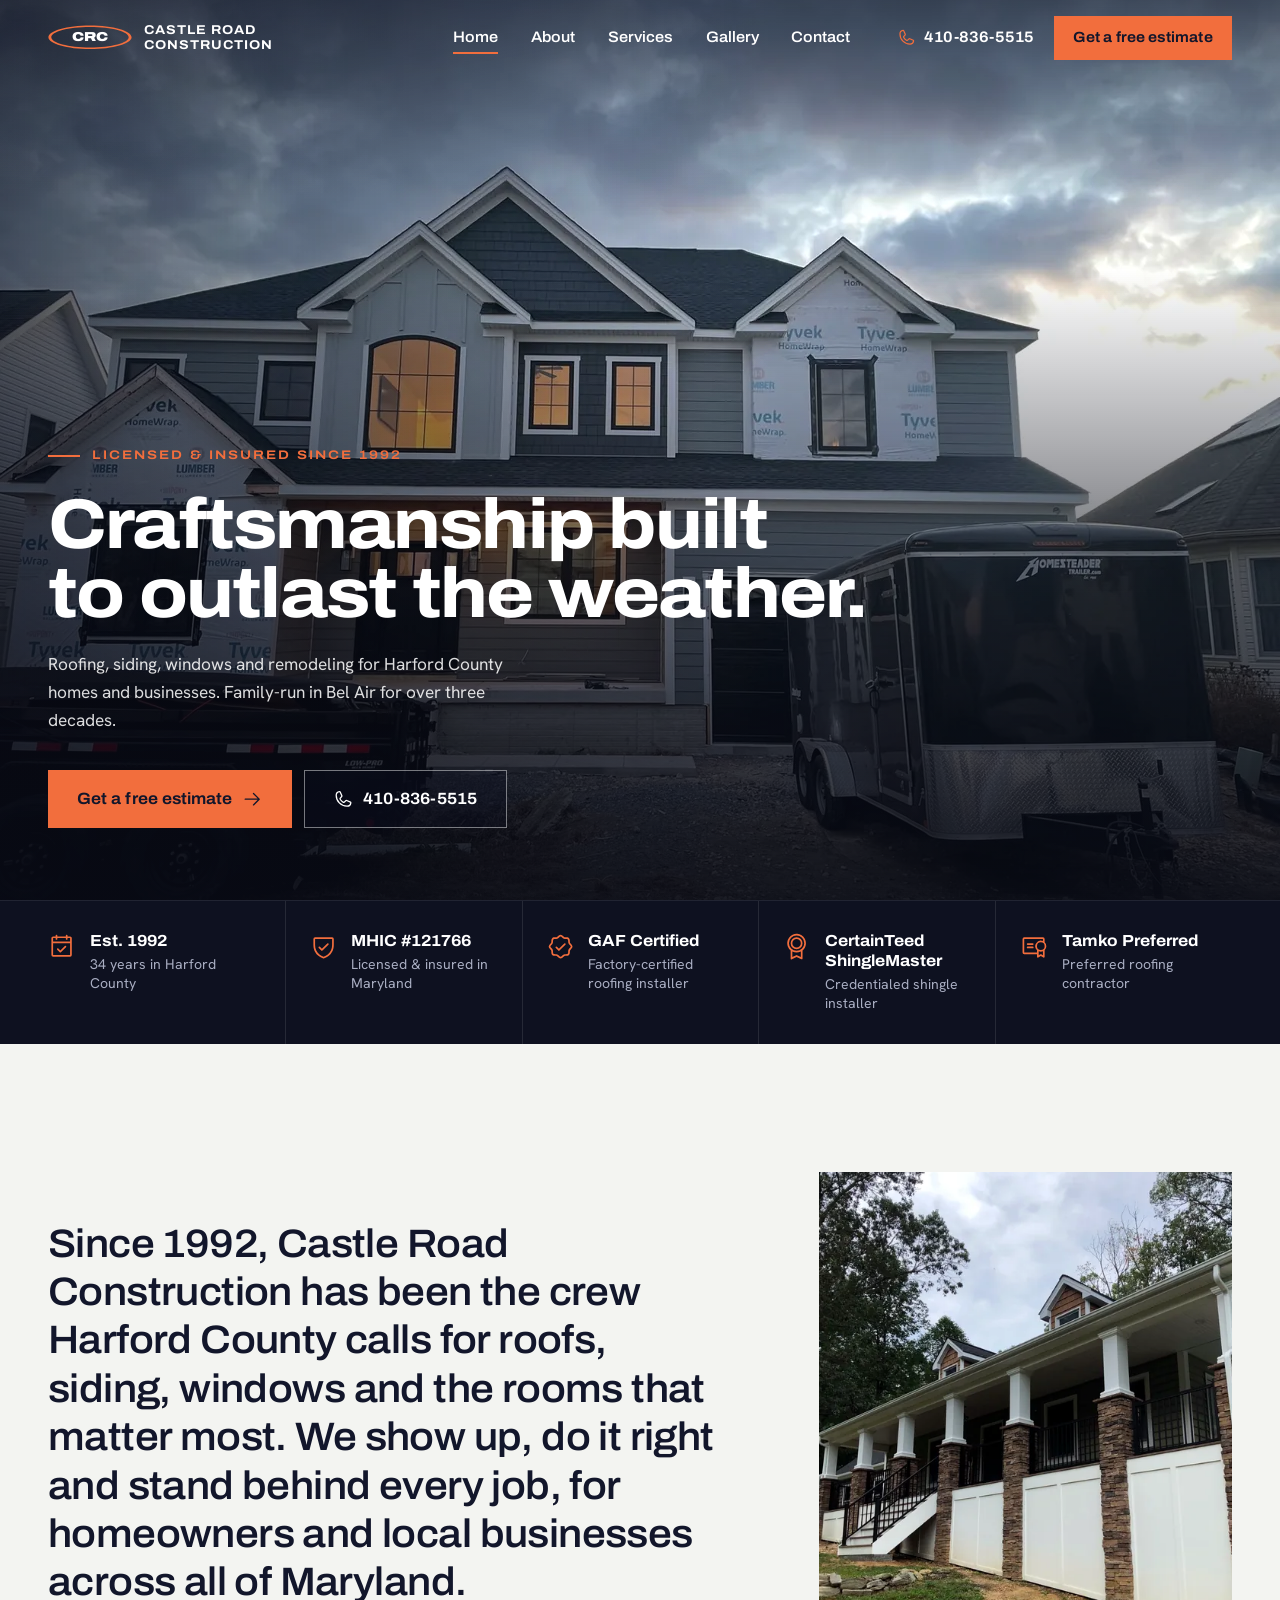
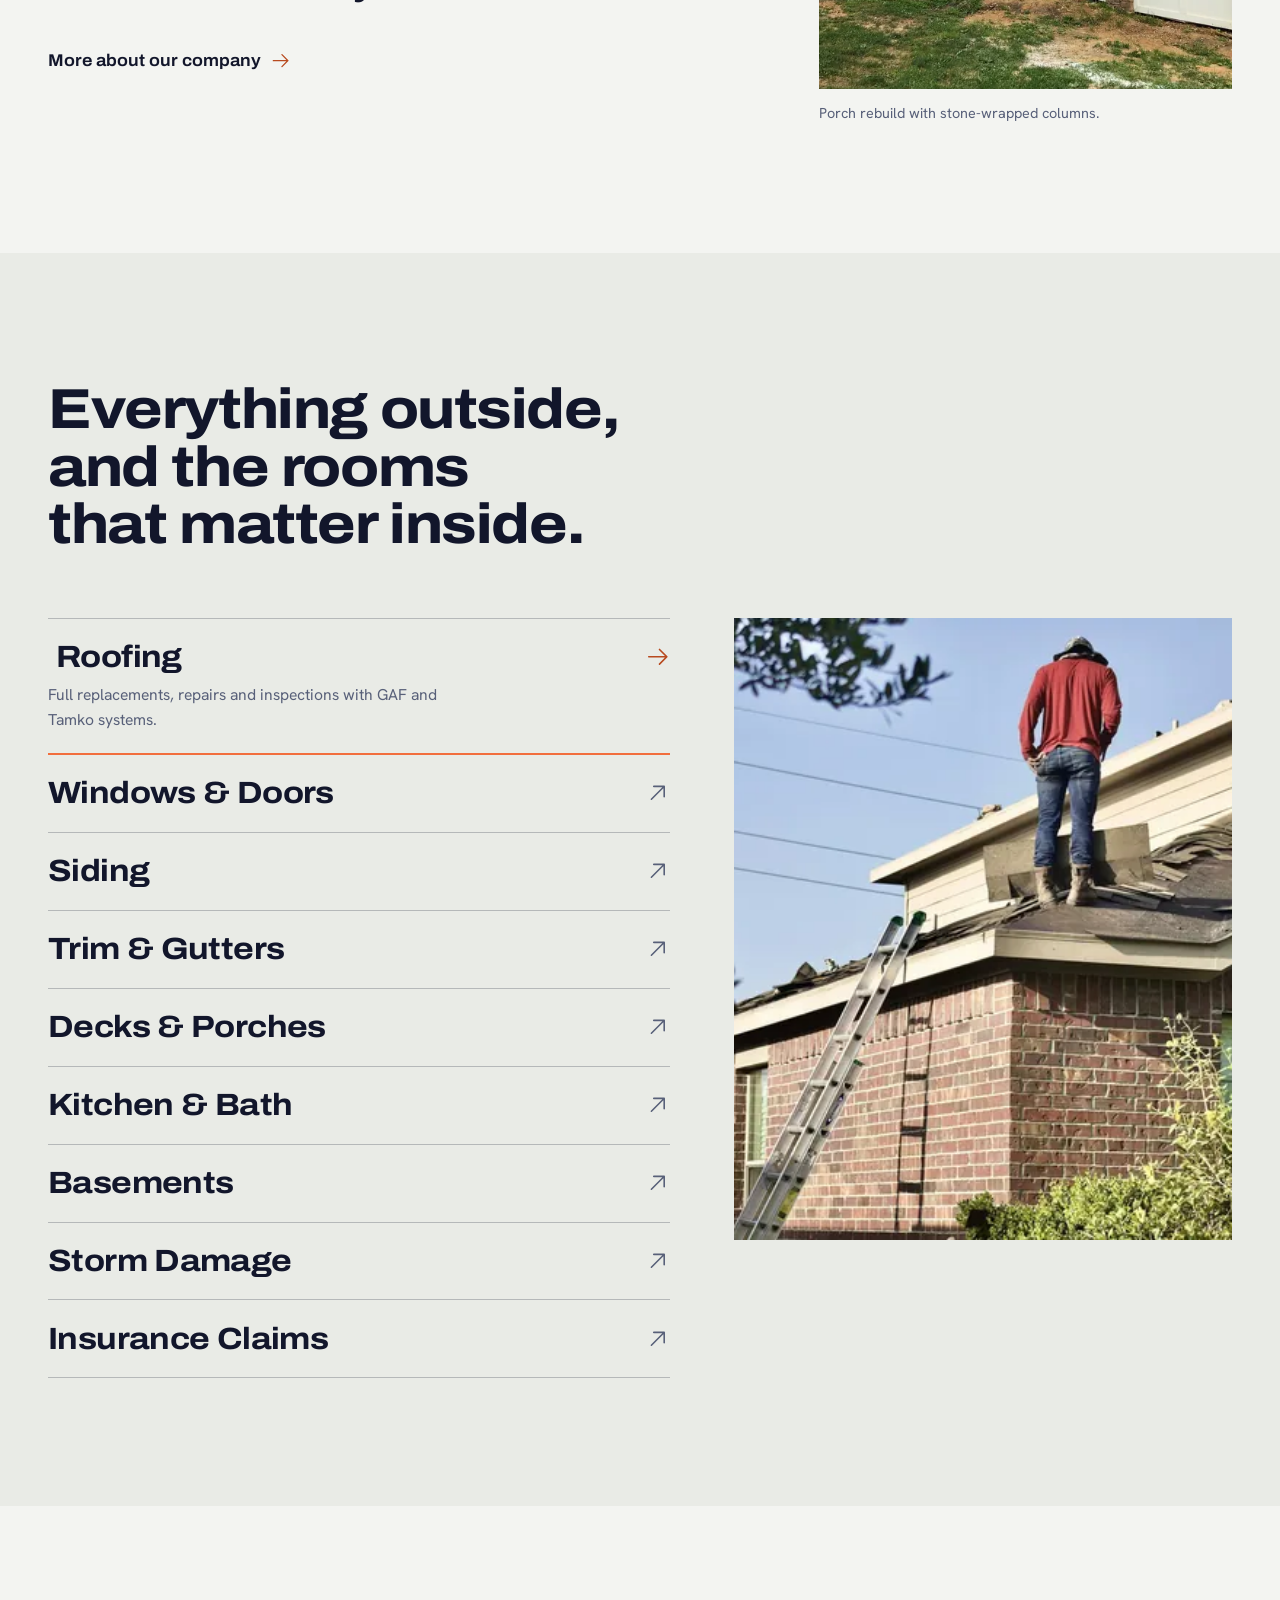
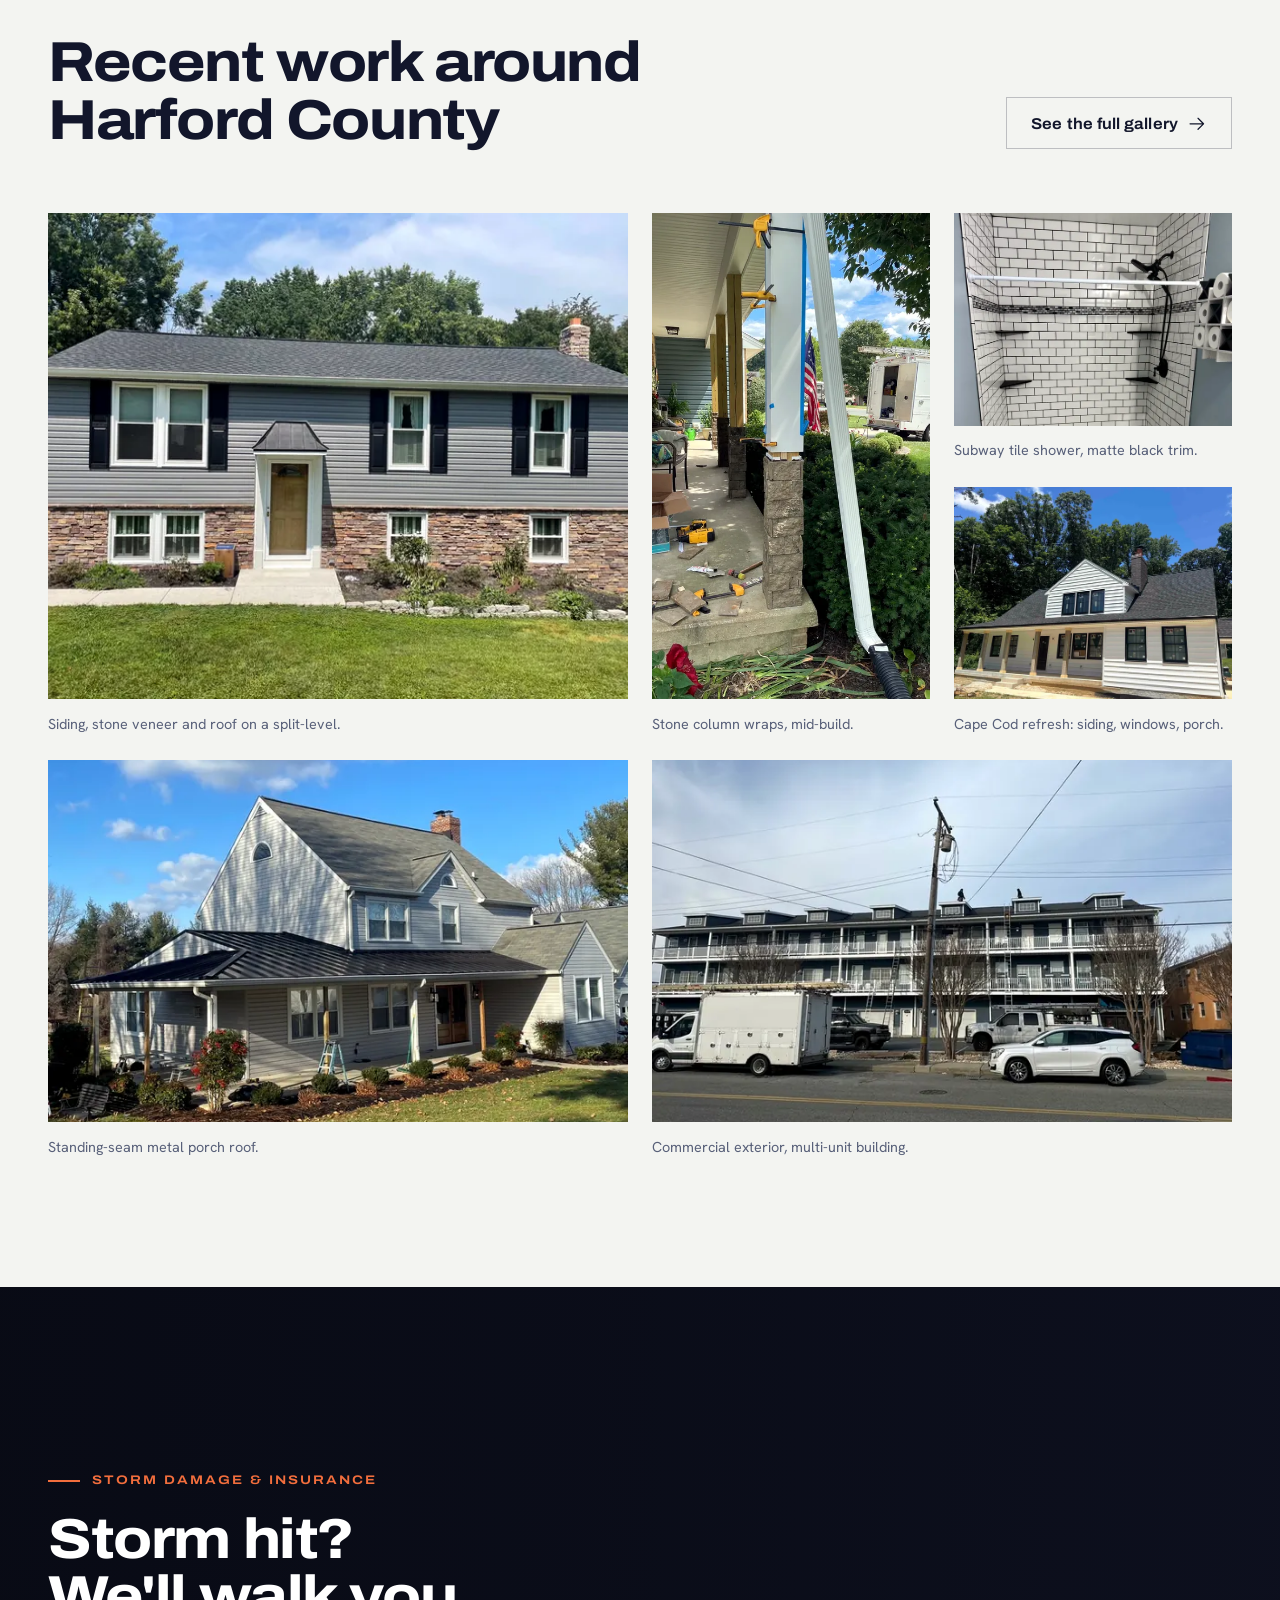
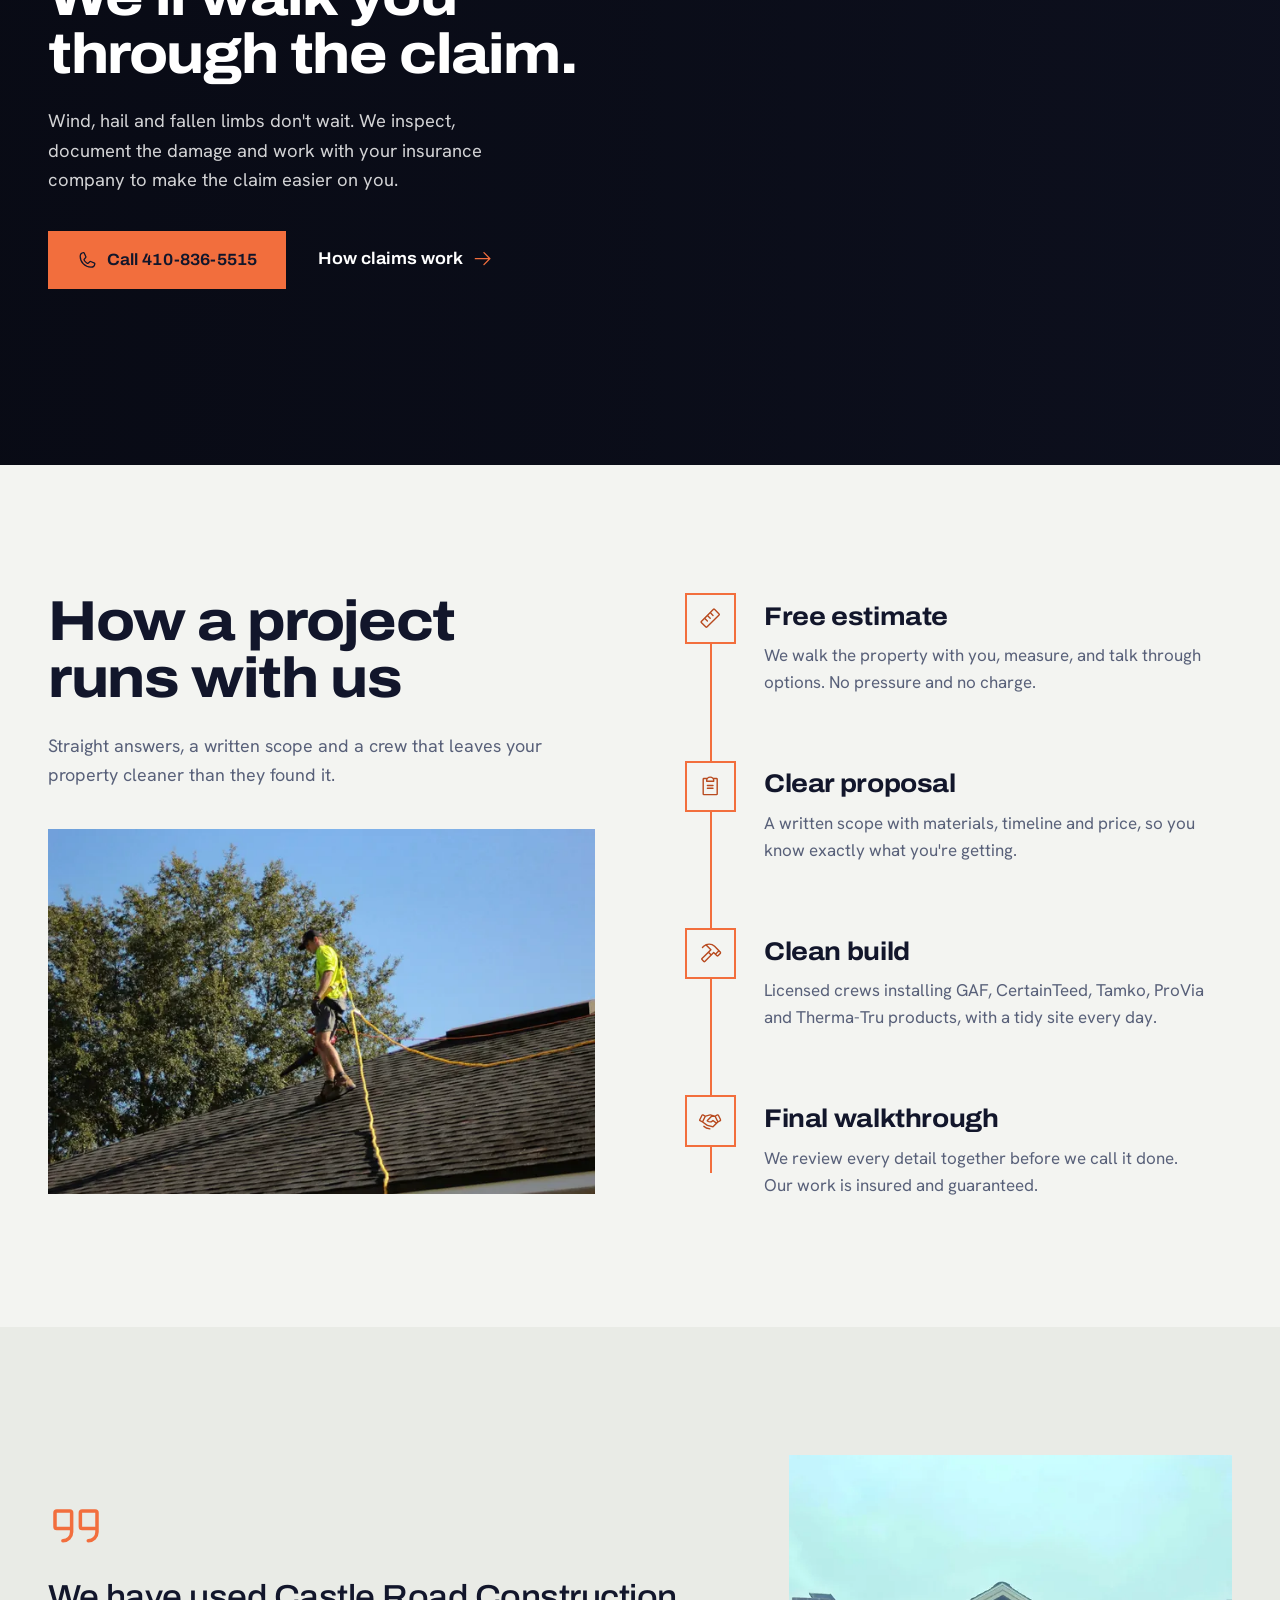
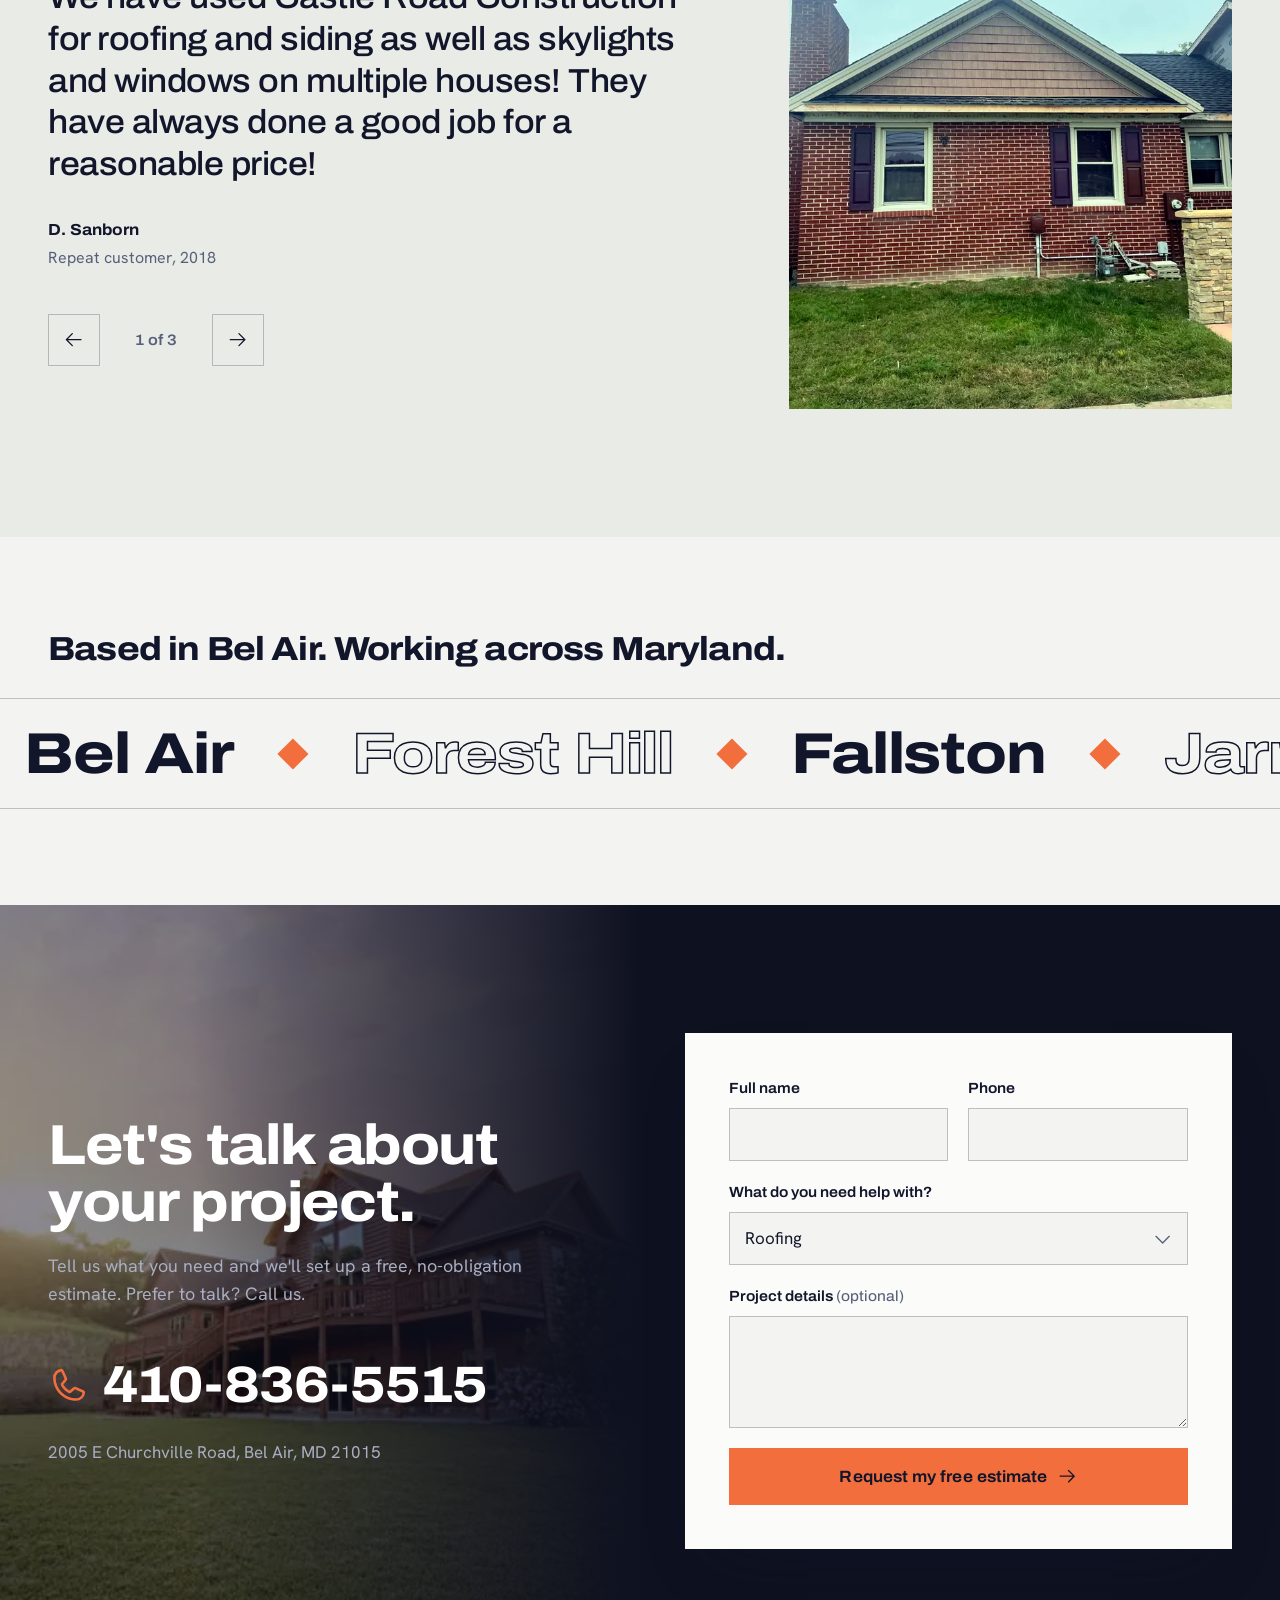
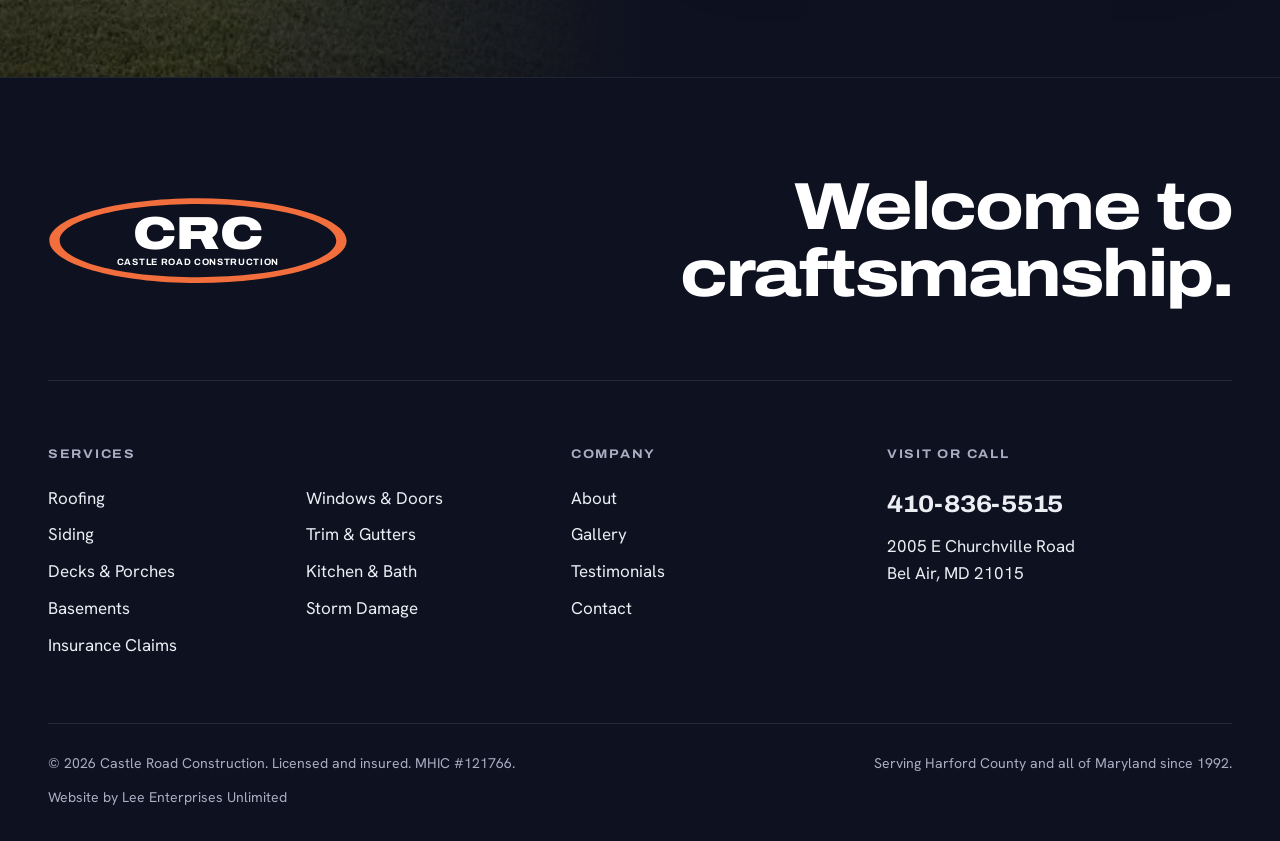
<file: index.html>
<!doctype html>
<html lang="en">
<head>
<meta charset="utf-8">
<meta name="viewport" content="width=device-width, initial-scale=1">

<title>Castle Road Construction | Roofing, Siding & Remodeling in Bel Air, MD</title>
<meta name="description" content="Licensed and insured roofing, siding, windows, doors and remodeling contractor in Bel Air, Maryland. Serving Harford County and all of Maryland since 1992. Free estimates: 410-836-5515.">
<link rel="canonical" href="https://www.castleroadconst.com">
<meta name="theme-color" content="#12162B">
<meta property="og:type" content="website">
<meta property="og:site_name" content="Castle Road Construction">
<meta property="og:title" content="Castle Road Construction | Roofing, Siding & Remodeling in Bel Air, MD">
<meta property="og:description" content="Licensed and insured roofing, siding, windows, doors and remodeling contractor in Bel Air, Maryland. Serving Harford County and all of Maryland since 1992. Free estimates: 410-836-5515.">
<meta property="og:url" content="https://www.castleroadconst.com">
<meta property="og:image" content="https://www.castleroadconst.com/assets/img/work-new-build-dusk-1280.webp">
<meta name="twitter:card" content="summary_large_image">
<link rel="icon" href="assets/favicon.svg" type="image/svg+xml">
<link rel="preload" href="assets/fonts/archivo-var.woff2" as="font" type="font/woff2" crossorigin>
<link rel="preload" href="assets/fonts/hanken-var.woff2" as="font" type="font/woff2" crossorigin>
<link rel="stylesheet" href="assets/css/styles.css">
<script type="application/ld+json">{"@context":"https://schema.org","@type":"RoofingContractor","name":"Castle Road Construction","url":"https://www.castleroadconst.com","telephone":"+1-410-836-5515","foundingDate":"1992","image":"https://www.castleroadconst.com/assets/img/work-new-build-dusk-1280.webp","logo":"https://www.castleroadconst.com/assets/favicon.svg","address":{"@type":"PostalAddress","streetAddress":"2005 E Churchville Road","addressLocality":"Bel Air","addressRegion":"MD","postalCode":"21015","addressCountry":"US"},"areaServed":[{"@type":"AdministrativeArea","name":"Harford County, MD"},{"@type":"State","name":"Maryland"}],"hasOfferCatalog":{"@type":"OfferCatalog","name":"Home improvement services","itemListElement":[{"@type":"Offer","itemOffered":{"@type":"Service","name":"Roofing"}},{"@type":"Offer","itemOffered":{"@type":"Service","name":"Windows and Doors"}},{"@type":"Offer","itemOffered":{"@type":"Service","name":"Siding"}},{"@type":"Offer","itemOffered":{"@type":"Service","name":"Trim and Gutters"}},{"@type":"Offer","itemOffered":{"@type":"Service","name":"Decks and Porches"}},{"@type":"Offer","itemOffered":{"@type":"Service","name":"Kitchen and Bathroom Remodeling"}},{"@type":"Offer","itemOffered":{"@type":"Service","name":"Basement Remodeling"}},{"@type":"Offer","itemOffered":{"@type":"Service","name":"Storm Damage Repair"}},{"@type":"Offer","itemOffered":{"@type":"Service","name":"Insurance Claims"}}]}}</script>
<script>document.documentElement.classList.add('js')</script>
</head>
<body class="page-home">
<svg xmlns="http://www.w3.org/2000/svg" style="display:none"><symbol id="i-arrow-left" viewBox="0 0 256 256"><path d="M224,128a8,8,0,0,1-8,8H59.31l58.35,58.34a8,8,0,0,1-11.32,11.32l-72-72a8,8,0,0,1,0-11.32l72-72a8,8,0,0,1,11.32,11.32L59.31,120H216A8,8,0,0,1,224,128Z"/></symbol><symbol id="i-arrow-right" viewBox="0 0 256 256"><path d="M221.66,133.66l-72,72a8,8,0,0,1-11.32-11.32L196.69,136H40a8,8,0,0,1,0-16H196.69L138.34,61.66a8,8,0,0,1,11.32-11.32l72,72A8,8,0,0,1,221.66,133.66Z"/></symbol><symbol id="i-arrow-up-right" viewBox="0 0 256 256"><path d="M200,64V168a8,8,0,0,1-16,0V83.31L69.66,197.66a8,8,0,0,1-11.32-11.32L172.69,72H88a8,8,0,0,1,0-16H192A8,8,0,0,1,200,64Z"/></symbol><symbol id="i-bathtub" viewBox="0 0 256 256"><path d="M240,96H208a8,8,0,0,0-8-8H136a8,8,0,0,0-8,8H64V52A12,12,0,0,1,76,40a12.44,12.44,0,0,1,12.16,9.59,8,8,0,0,0,15.68-3.18A28.32,28.32,0,0,0,76,24,28,28,0,0,0,48,52V96H16a8,8,0,0,0-8,8v40a56.06,56.06,0,0,0,56,56v16a8,8,0,0,0,16,0V200h96v16a8,8,0,0,0,16,0V200a56.06,56.06,0,0,0,56-56V104A8,8,0,0,0,240,96Zm-48,8v32H144V104Zm40,40a40,40,0,0,1-40,40H64a40,40,0,0,1-40-40V112H128v32a8,8,0,0,0,8,8h64a8,8,0,0,0,8-8V112h24Z"/></symbol><symbol id="i-broom" viewBox="0 0 256 256"><path d="M235.5,216.81c-22.56-11-35.5-34.58-35.5-64.8V134.73a15.94,15.94,0,0,0-10.09-14.87L165,110a8,8,0,0,1-4.48-10.34l21.32-53a28,28,0,0,0-16.1-37,28.14,28.14,0,0,0-35.82,16,.61.61,0,0,0,0,.12L108.9,79a8,8,0,0,1-10.37,4.49L73.11,73.14A15.89,15.89,0,0,0,55.74,76.8C34.68,98.45,24,123.75,24,152a111.45,111.45,0,0,0,31.18,77.53A8,8,0,0,0,61,232H232a8,8,0,0,0,3.5-15.19ZM67.14,88l25.41,10.3a24,24,0,0,0,31.23-13.45l21-53c2.56-6.11,9.47-9.27,15.43-7a12,12,0,0,1,6.88,15.92L145.69,93.76a24,24,0,0,0,13.43,31.14L184,134.73V152c0,.33,0,.66,0,1L55.77,101.71A108.84,108.84,0,0,1,67.14,88Zm48,128a87.53,87.53,0,0,1-24.34-42,8,8,0,0,0-15.49,4,105.16,105.16,0,0,0,18.36,38H64.44A95.54,95.54,0,0,1,40,152a85.9,85.9,0,0,1,7.73-36.29l137.8,55.12c3,18,10.56,33.48,21.89,45.16Z"/></symbol><symbol id="i-calendar-check" viewBox="0 0 256 256"><path d="M208,32H184V24a8,8,0,0,0-16,0v8H88V24a8,8,0,0,0-16,0v8H48A16,16,0,0,0,32,48V208a16,16,0,0,0,16,16H208a16,16,0,0,0,16-16V48A16,16,0,0,0,208,32ZM72,48v8a8,8,0,0,0,16,0V48h80v8a8,8,0,0,0,16,0V48h24V80H48V48ZM208,208H48V96H208V208Zm-38.34-85.66a8,8,0,0,1,0,11.32l-48,48a8,8,0,0,1-11.32,0l-24-24a8,8,0,0,1,11.32-11.32L116,164.69l42.34-42.35A8,8,0,0,1,169.66,122.34Z"/></symbol><symbol id="i-caret-down" viewBox="0 0 256 256"><path d="M213.66,101.66l-80,80a8,8,0,0,1-11.32,0l-80-80A8,8,0,0,1,53.66,90.34L128,164.69l74.34-74.35a8,8,0,0,1,11.32,11.32Z"/></symbol><symbol id="i-certificate" viewBox="0 0 256 256"><path d="M128,136a8,8,0,0,1-8,8H72a8,8,0,0,1,0-16h48A8,8,0,0,1,128,136Zm-8-40H72a8,8,0,0,0,0,16h48a8,8,0,0,0,0-16Zm112,65.47V224A8,8,0,0,1,220,231l-24-13.74L172,231A8,8,0,0,1,160,224V200H40a16,16,0,0,1-16-16V56A16,16,0,0,1,40,40H216a16,16,0,0,1,16,16V86.53a51.88,51.88,0,0,1,0,74.94ZM160,184V161.47A52,52,0,0,1,216,76V56H40V184Zm56-12a51.88,51.88,0,0,1-40,0v38.22l16-9.16a8,8,0,0,1,7.94,0l16,9.16Zm16-48a36,36,0,1,0-36,36A36,36,0,0,0,232,124Z"/></symbol><symbol id="i-check-circle" viewBox="0 0 256 256"><path d="M173.66,98.34a8,8,0,0,1,0,11.32l-56,56a8,8,0,0,1-11.32,0l-24-24a8,8,0,0,1,11.32-11.32L112,148.69l50.34-50.35A8,8,0,0,1,173.66,98.34ZM232,128A104,104,0,1,1,128,24,104.11,104.11,0,0,1,232,128Zm-16,0a88,88,0,1,0-88,88A88.1,88.1,0,0,0,216,128Z"/></symbol><symbol id="i-check" viewBox="0 0 256 256"><path d="M229.66,77.66l-128,128a8,8,0,0,1-11.32,0l-56-56a8,8,0,0,1,11.32-11.32L96,188.69,218.34,66.34a8,8,0,0,1,11.32,11.32Z"/></symbol><symbol id="i-clipboard-text" viewBox="0 0 256 256"><path d="M168,152a8,8,0,0,1-8,8H96a8,8,0,0,1,0-16h64A8,8,0,0,1,168,152Zm-8-40H96a8,8,0,0,0,0,16h64a8,8,0,0,0,0-16Zm56-64V216a16,16,0,0,1-16,16H56a16,16,0,0,1-16-16V48A16,16,0,0,1,56,32H92.26a47.92,47.92,0,0,1,71.48,0H200A16,16,0,0,1,216,48ZM96,64h64a32,32,0,0,0-64,0ZM200,48H173.25A47.93,47.93,0,0,1,176,64v8a8,8,0,0,1-8,8H88a8,8,0,0,1-8-8V64a47.93,47.93,0,0,1,2.75-16H56V216H200Z"/></symbol><symbol id="i-cloud-lightning" viewBox="0 0 256 256"><path d="M156,16A76.2,76.2,0,0,0,84.92,64.76,53.26,53.26,0,0,0,76,64a52,52,0,0,0,0,104h37.87L97.14,195.88A8,8,0,0,0,104,208h25.87l-16.73,27.88a8,8,0,0,0,13.72,8.24l24-40A8,8,0,0,0,144,192H118.13l14.4-24H156a76,76,0,0,0,0-152Zm0,136H76a36,36,0,0,1,0-72,38.11,38.11,0,0,1,4.78.31q-.56,3.57-.77,7.23a8,8,0,0,0,16,.92A60.06,60.06,0,1,1,156,152Z"/></symbol><symbol id="i-cooking-pot" viewBox="0 0 256 256"><path d="M88,48V16a8,8,0,0,1,16,0V48a8,8,0,0,1-16,0Zm40,8a8,8,0,0,0,8-8V16a8,8,0,0,0-16,0V48A8,8,0,0,0,128,56Zm32,0a8,8,0,0,0,8-8V16a8,8,0,0,0-16,0V48A8,8,0,0,0,160,56Zm92.8,46.4L224,124v60a32,32,0,0,1-32,32H64a32,32,0,0,1-32-32V124L3.2,102.4a8,8,0,0,1,9.6-12.8L32,104V80a8,8,0,0,1,8-8H216a8,8,0,0,1,8,8v24l19.2-14.4a8,8,0,0,1,9.6,12.8ZM208,88H48v96a16,16,0,0,0,16,16H192a16,16,0,0,0,16-16Z"/></symbol><symbol id="i-door" viewBox="0 0 256 256"><path d="M232,216H208V40a16,16,0,0,0-16-16H64A16,16,0,0,0,48,40V216H24a8,8,0,0,0,0,16H232a8,8,0,0,0,0-16ZM64,40H192V216H64Zm104,92a12,12,0,1,1-12-12A12,12,0,0,1,168,132Z"/></symbol><symbol id="i-drop" viewBox="0 0 256 256"><path d="M174,47.75a254.19,254.19,0,0,0-41.45-38.3,8,8,0,0,0-9.18,0A254.19,254.19,0,0,0,82,47.75C54.51,79.32,40,112.6,40,144a88,88,0,0,0,176,0C216,112.6,201.49,79.32,174,47.75ZM128,216a72.08,72.08,0,0,1-72-72c0-57.23,55.47-105,72-118,16.53,13,72,60.75,72,118A72.08,72.08,0,0,1,128,216Zm55.89-62.66a57.6,57.6,0,0,1-46.56,46.55A8.75,8.75,0,0,1,136,200a8,8,0,0,1-1.32-15.89c16.57-2.79,30.63-16.85,33.44-33.45a8,8,0,0,1,15.78,2.68Z"/></symbol><symbol id="i-envelope-simple" viewBox="0 0 256 256"><path d="M224,48H32a8,8,0,0,0-8,8V192a16,16,0,0,0,16,16H216a16,16,0,0,0,16-16V56A8,8,0,0,0,224,48ZM203.43,64,128,133.15,52.57,64ZM216,192H40V74.19l82.59,75.71a8,8,0,0,0,10.82,0L216,74.19V192Z"/></symbol><symbol id="i-facebook-logo" viewBox="0 0 256 256"><path d="M128,24A104,104,0,1,0,232,128,104.11,104.11,0,0,0,128,24Zm8,191.63V152h24a8,8,0,0,0,0-16H136V112a16,16,0,0,1,16-16h16a8,8,0,0,0,0-16H152a32,32,0,0,0-32,32v24H96a8,8,0,0,0,0,16h24v63.63a88,88,0,1,1,16,0Z"/></symbol><symbol id="i-files" viewBox="0 0 256 256"><path d="M213.66,66.34l-40-40A8,8,0,0,0,168,24H88A16,16,0,0,0,72,40V56H56A16,16,0,0,0,40,72V216a16,16,0,0,0,16,16H168a16,16,0,0,0,16-16V200h16a16,16,0,0,0,16-16V72A8,8,0,0,0,213.66,66.34ZM168,216H56V72h76.69L168,107.31v84.53c0,.06,0,.11,0,.16s0,.1,0,.16V216Zm32-32H184V104a8,8,0,0,0-2.34-5.66l-40-40A8,8,0,0,0,136,56H88V40h76.69L200,75.31Zm-56-32a8,8,0,0,1-8,8H88a8,8,0,0,1,0-16h48A8,8,0,0,1,144,152Zm0,32a8,8,0,0,1-8,8H88a8,8,0,0,1,0-16h48A8,8,0,0,1,144,184Z"/></symbol><symbol id="i-frame-corners" viewBox="0 0 256 256"><path d="M200,80v32a8,8,0,0,1-16,0V88H160a8,8,0,0,1,0-16h32A8,8,0,0,1,200,80ZM96,168H72V144a8,8,0,0,0-16,0v32a8,8,0,0,0,8,8H96a8,8,0,0,0,0-16ZM232,56V200a16,16,0,0,1-16,16H40a16,16,0,0,1-16-16V56A16,16,0,0,1,40,40H216A16,16,0,0,1,232,56ZM216,200V56H40V200H216Z"/></symbol><symbol id="i-hammer" viewBox="0 0 256 256"><path d="M251.34,112,183.88,44.08a96.1,96.1,0,0,0-135.77,0l-.09.09L34.25,58.4A8,8,0,0,0,45.74,69.53L59.47,55.35a79.92,79.92,0,0,1,18.71-13.9L124.68,88l-96,96a16,16,0,0,0,0,22.63l20.69,20.69a16,16,0,0,0,22.63,0l96-96,14.34,14.34h0L200,163.3a16,16,0,0,0,22.63,0l28.69-28.69A16,16,0,0,0,251.34,112ZM60.68,216,40,195.31l68-68L128.68,148ZM162.34,114.32,140,136.67,119.31,116l22.35-22.35a8,8,0,0,0,0-11.32L94.32,35a80,80,0,0,1,78.23,20.41l44.22,44.51L188,128.66l-14.34-14.34A8,8,0,0,0,162.34,114.32Zm49,37.66-12-12L228,111.25l12,12Z"/></symbol><symbol id="i-handshake" viewBox="0 0 256 256"><path d="M254.3,107.91,228.78,56.85a16,16,0,0,0-21.47-7.15L182.44,62.13,130.05,48.27a8.14,8.14,0,0,0-4.1,0L73.56,62.13,48.69,49.7a16,16,0,0,0-21.47,7.15L1.7,107.9a16,16,0,0,0,7.15,21.47l27,13.51,55.49,39.63a8.06,8.06,0,0,0,2.71,1.25l64,16a8,8,0,0,0,7.6-2.1l55.07-55.08,26.42-13.21a16,16,0,0,0,7.15-21.46Zm-54.89,33.37L165,113.72a8,8,0,0,0-10.68.61C136.51,132.27,116.66,130,104,122L147.24,80h31.81l27.21,54.41ZM41.53,64,62,74.22,36.43,125.27,16,115.06Zm116,119.13L99.42,168.61l-49.2-35.14,28-56L128,64.28l9.8,2.59-45,43.68-.08.09a16,16,0,0,0,2.72,24.81c20.56,13.13,45.37,11,64.91-5L188,152.66Zm62-57.87-25.52-51L214.47,64,240,115.06Zm-87.75,92.67a8,8,0,0,1-7.75,6.06,8.13,8.13,0,0,1-1.95-.24L80.41,213.33a7.89,7.89,0,0,1-2.71-1.25L51.35,193.26a8,8,0,0,1,9.3-13l25.11,17.94L126,208.24A8,8,0,0,1,131.82,217.94Z"/></symbol><symbol id="i-house-line" viewBox="0 0 256 256"><path d="M240,208H224V136l2.34,2.34A8,8,0,0,0,237.66,127L139.31,28.68a16,16,0,0,0-22.62,0L18.34,127a8,8,0,0,0,11.32,11.31L32,136v72H16a8,8,0,0,0,0,16H240a8,8,0,0,0,0-16ZM48,120l80-80,80,80v88H160V152a8,8,0,0,0-8-8H104a8,8,0,0,0-8,8v56H48Zm96,88H112V160h32Z"/></symbol><symbol id="i-images-square" viewBox="0 0 256 256"><path d="M208,32H80A16,16,0,0,0,64,48V64H48A16,16,0,0,0,32,80V208a16,16,0,0,0,16,16H176a16,16,0,0,0,16-16V192h16a16,16,0,0,0,16-16V48A16,16,0,0,0,208,32ZM80,48H208v69.38l-16.7-16.7a16,16,0,0,0-22.62,0L93.37,176H80Zm96,160H48V80H64v96a16,16,0,0,0,16,16h96Zm32-32H116l64-64,28,28v36Zm-88-64A24,24,0,1,0,96,88,24,24,0,0,0,120,112Zm0-32a8,8,0,1,1-8,8A8,8,0,0,1,120,80Z"/></symbol><symbol id="i-list" viewBox="0 0 256 256"><path d="M224,128a8,8,0,0,1-8,8H40a8,8,0,0,1,0-16H216A8,8,0,0,1,224,128ZM40,72H216a8,8,0,0,0,0-16H40a8,8,0,0,0,0,16ZM216,184H40a8,8,0,0,0,0,16H216a8,8,0,0,0,0-16Z"/></symbol><symbol id="i-magnifying-glass-plus" viewBox="0 0 256 256"><path d="M152,112a8,8,0,0,1-8,8H120v24a8,8,0,0,1-16,0V120H80a8,8,0,0,1,0-16h24V80a8,8,0,0,1,16,0v24h24A8,8,0,0,1,152,112Zm77.66,117.66a8,8,0,0,1-11.32,0l-50.06-50.07a88.11,88.11,0,1,1,11.31-11.31l50.07,50.06A8,8,0,0,1,229.66,229.66ZM112,184a72,72,0,1,0-72-72A72.08,72.08,0,0,0,112,184Z"/></symbol><symbol id="i-map-pin" viewBox="0 0 256 256"><path d="M128,64a40,40,0,1,0,40,40A40,40,0,0,0,128,64Zm0,64a24,24,0,1,1,24-24A24,24,0,0,1,128,128Zm0-112a88.1,88.1,0,0,0-88,88c0,31.4,14.51,64.68,42,96.25a254.19,254.19,0,0,0,41.45,38.3,8,8,0,0,0,9.18,0A254.19,254.19,0,0,0,174,200.25c27.45-31.57,42-64.85,42-96.25A88.1,88.1,0,0,0,128,16Zm0,206c-16.53-13-72-60.75-72-118a72,72,0,0,1,144,0C200,161.23,144.53,209,128,222Z"/></symbol><symbol id="i-medal" viewBox="0 0 256 256"><path d="M216,96A88,88,0,1,0,72,163.83V240a8,8,0,0,0,11.58,7.16L128,225l44.43,22.21A8.07,8.07,0,0,0,176,248a8,8,0,0,0,8-8V163.83A87.85,87.85,0,0,0,216,96ZM56,96a72,72,0,1,1,72,72A72.08,72.08,0,0,1,56,96ZM168,227.06l-36.43-18.21a8,8,0,0,0-7.16,0L88,227.06V174.37a87.89,87.89,0,0,0,80,0ZM128,152A56,56,0,1,0,72,96,56.06,56.06,0,0,0,128,152Zm0-96A40,40,0,1,1,88,96,40,40,0,0,1,128,56Z"/></symbol><symbol id="i-paint-roller" viewBox="0 0 256 256"><path d="M232,88H216V64a16,16,0,0,0-16-16H48A16,16,0,0,0,32,64V88H16a8,8,0,0,0,0,16H32v24a16,16,0,0,0,16,16H200a16,16,0,0,0,16-16V104h16v50L131.6,182.65A16.07,16.07,0,0,0,120,198v34a8,8,0,0,0,16,0V198l100.4-28.68A16.07,16.07,0,0,0,248,154V104A16,16,0,0,0,232,88Zm-32,40H48V64H200v64Z"/></symbol><symbol id="i-phone" viewBox="0 0 256 256"><path d="M222.37,158.46l-47.11-21.11-.13-.06a16,16,0,0,0-15.17,1.4,8.12,8.12,0,0,0-.75.56L134.87,160c-15.42-7.49-31.34-23.29-38.83-38.51l20.78-24.71c.2-.25.39-.5.57-.77a16,16,0,0,0,1.32-15.06l0-.12L97.54,33.64a16,16,0,0,0-16.62-9.52A56.26,56.26,0,0,0,32,80c0,79.4,64.6,144,144,144a56.26,56.26,0,0,0,55.88-48.92A16,16,0,0,0,222.37,158.46ZM176,208A128.14,128.14,0,0,1,48,80,40.2,40.2,0,0,1,82.87,40a.61.61,0,0,0,0,.12l21,47L83.2,111.86a6.13,6.13,0,0,0-.57.77,16,16,0,0,0-1,15.7c9.06,18.53,27.73,37.06,46.46,46.11a16,16,0,0,0,15.75-1.14,8.44,8.44,0,0,0,.74-.56L168.89,152l47,21.05h0s.08,0,.11,0A40.21,40.21,0,0,1,176,208Z"/></symbol><symbol id="i-plus" viewBox="0 0 256 256"><path d="M224,128a8,8,0,0,1-8,8H136v80a8,8,0,0,1-16,0V136H40a8,8,0,0,1,0-16h80V40a8,8,0,0,1,16,0v80h80A8,8,0,0,1,224,128Z"/></symbol><symbol id="i-quotes" viewBox="0 0 256 256"><path d="M100,56H40A16,16,0,0,0,24,72v64a16,16,0,0,0,16,16h60v8a32,32,0,0,1-32,32,8,8,0,0,0,0,16,48.05,48.05,0,0,0,48-48V72A16,16,0,0,0,100,56Zm0,80H40V72h60ZM216,56H156a16,16,0,0,0-16,16v64a16,16,0,0,0,16,16h60v8a32,32,0,0,1-32,32,8,8,0,0,0,0,16,48.05,48.05,0,0,0,48-48V72A16,16,0,0,0,216,56Zm0,80H156V72h60Z"/></symbol><symbol id="i-ruler" viewBox="0 0 256 256"><path d="M235.32,73.37,182.63,20.69a16,16,0,0,0-22.63,0L20.68,160a16,16,0,0,0,0,22.63l52.69,52.68a16,16,0,0,0,22.63,0L235.32,96A16,16,0,0,0,235.32,73.37ZM84.68,224,32,171.31l32-32,26.34,26.35a8,8,0,0,0,11.32-11.32L75.31,128,96,107.31l26.34,26.35a8,8,0,0,0,11.32-11.32L107.31,96,128,75.31l26.34,26.35a8,8,0,0,0,11.32-11.32L139.31,64l32-32L224,84.69Z"/></symbol><symbol id="i-seal-check" viewBox="0 0 256 256"><path d="M225.86,102.82c-3.77-3.94-7.67-8-9.14-11.57-1.36-3.27-1.44-8.69-1.52-13.94-.15-9.76-.31-20.82-8-28.51s-18.75-7.85-28.51-8c-5.25-.08-10.67-.16-13.94-1.52-3.56-1.47-7.63-5.37-11.57-9.14C146.28,23.51,138.44,16,128,16s-18.27,7.51-25.18,14.14c-3.94,3.77-8,7.67-11.57,9.14C88,40.64,82.56,40.72,77.31,40.8c-9.76.15-20.82.31-28.51,8S41,67.55,40.8,77.31c-.08,5.25-.16,10.67-1.52,13.94-1.47,3.56-5.37,7.63-9.14,11.57C23.51,109.72,16,117.56,16,128s7.51,18.27,14.14,25.18c3.77,3.94,7.67,8,9.14,11.57,1.36,3.27,1.44,8.69,1.52,13.94.15,9.76.31,20.82,8,28.51s18.75,7.85,28.51,8c5.25.08,10.67.16,13.94,1.52,3.56,1.47,7.63,5.37,11.57,9.14C109.72,232.49,117.56,240,128,240s18.27-7.51,25.18-14.14c3.94-3.77,8-7.67,11.57-9.14,3.27-1.36,8.69-1.44,13.94-1.52,9.76-.15,20.82-.31,28.51-8s7.85-18.75,8-28.51c.08-5.25.16-10.67,1.52-13.94,1.47-3.56,5.37-7.63,9.14-11.57C232.49,146.28,240,138.44,240,128S232.49,109.73,225.86,102.82Zm-11.55,39.29c-4.79,5-9.75,10.17-12.38,16.52-2.52,6.1-2.63,13.07-2.73,19.82-.1,7-.21,14.33-3.32,17.43s-10.39,3.22-17.43,3.32c-6.75.1-13.72.21-19.82,2.73-6.35,2.63-11.52,7.59-16.52,12.38S132,224,128,224s-9.15-4.92-14.11-9.69-10.17-9.75-16.52-12.38c-6.1-2.52-13.07-2.63-19.82-2.73-7-.1-14.33-.21-17.43-3.32s-3.22-10.39-3.32-17.43c-.1-6.75-.21-13.72-2.73-19.82-2.63-6.35-7.59-11.52-12.38-16.52S32,132,32,128s4.92-9.15,9.69-14.11,9.75-10.17,12.38-16.52c2.52-6.1,2.63-13.07,2.73-19.82.1-7,.21-14.33,3.32-17.43S70.51,56.9,77.55,56.8c6.75-.1,13.72-.21,19.82-2.73,6.35-2.63,11.52-7.59,16.52-12.38S124,32,128,32s9.15,4.92,14.11,9.69,10.17,9.75,16.52,12.38c6.1,2.52,13.07,2.63,19.82,2.73,7,.1,14.33.21,17.43,3.32s3.22,10.39,3.32,17.43c.1,6.75.21,13.72,2.73,19.82,2.63,6.35,7.59,11.52,12.38,16.52S224,124,224,128,219.08,137.15,214.31,142.11ZM173.66,98.34a8,8,0,0,1,0,11.32l-56,56a8,8,0,0,1-11.32,0l-24-24a8,8,0,0,1,11.32-11.32L112,148.69l50.34-50.35A8,8,0,0,1,173.66,98.34Z"/></symbol><symbol id="i-shield-check" viewBox="0 0 256 256"><path d="M208,40H48A16,16,0,0,0,32,56v56c0,52.72,25.52,84.67,46.93,102.19,23.06,18.86,46,25.26,47,25.53a8,8,0,0,0,4.2,0c1-.27,23.91-6.67,47-25.53C198.48,196.67,224,164.72,224,112V56A16,16,0,0,0,208,40Zm0,72c0,37.07-13.66,67.16-40.6,89.42A129.3,129.3,0,0,1,128,223.62a128.25,128.25,0,0,1-38.92-21.81C61.82,179.51,48,149.3,48,112l0-56,160,0ZM82.34,141.66a8,8,0,0,1,11.32-11.32L112,148.69l50.34-50.35a8,8,0,0,1,11.32,11.32l-56,56a8,8,0,0,1-11.32,0Z"/></symbol><symbol id="i-stack" viewBox="0 0 256 256"><path d="M230.91,172A8,8,0,0,1,228,182.91l-96,56a8,8,0,0,1-8.06,0l-96-56A8,8,0,0,1,36,169.09l92,53.65,92-53.65A8,8,0,0,1,230.91,172ZM220,121.09l-92,53.65L36,121.09A8,8,0,0,0,28,134.91l96,56a8,8,0,0,0,8.06,0l96-56A8,8,0,1,0,220,121.09ZM24,80a8,8,0,0,1,4-6.91l96-56a8,8,0,0,1,8.06,0l96,56a8,8,0,0,1,0,13.82l-96,56a8,8,0,0,1-8.06,0l-96-56A8,8,0,0,1,24,80Zm23.88,0L128,126.74,208.12,80,128,33.26Z"/></symbol><symbol id="i-stairs" viewBox="0 0 256 256"><path d="M200,24H56A16,16,0,0,0,40,40V216a16,16,0,0,0,16,16H200a16,16,0,0,0,16-16V40A16,16,0,0,0,200,24ZM152,144h48v24H112V144Zm8-16V104h40v24Zm40-88V88H152a8,8,0,0,0-8,8v32H104a8,8,0,0,0-8,8v32H56V40Zm0,176H56V184H200v32Z"/></symbol><symbol id="i-star" viewBox="0 0 256 256"><path d="M239.18,97.26A16.38,16.38,0,0,0,224.92,86l-59-4.76L143.14,26.15a16.36,16.36,0,0,0-30.27,0L90.11,81.23,31.08,86a16.46,16.46,0,0,0-9.37,28.86l45,38.83L53,211.75a16.38,16.38,0,0,0,24.5,17.82L128,198.49l50.53,31.08A16.4,16.4,0,0,0,203,211.75l-13.76-58.07,45-38.83A16.43,16.43,0,0,0,239.18,97.26Zm-15.34,5.47-48.7,42a8,8,0,0,0-2.56,7.91l14.88,62.8a.37.37,0,0,1-.17.48c-.18.14-.23.11-.38,0l-54.72-33.65a8,8,0,0,0-8.38,0L69.09,215.94c-.15.09-.19.12-.38,0a.37.37,0,0,1-.17-.48l14.88-62.8a8,8,0,0,0-2.56-7.91l-48.7-42c-.12-.1-.23-.19-.13-.5s.18-.27.33-.29l63.92-5.16A8,8,0,0,0,103,91.86l24.62-59.61c.08-.17.11-.25.35-.25s.27.08.35.25L153,91.86a8,8,0,0,0,6.75,4.92l63.92,5.16c.15,0,.24,0,.33.29S224,102.63,223.84,102.73Z"/></symbol><symbol id="i-toolbox" viewBox="0 0 256 256"><path d="M224,64H176V56a24,24,0,0,0-24-24H104A24,24,0,0,0,80,56v8H32A16,16,0,0,0,16,80V192a16,16,0,0,0,16,16H224a16,16,0,0,0,16-16V80A16,16,0,0,0,224,64ZM96,56a8,8,0,0,1,8-8h48a8,8,0,0,1,8,8v8H96ZM224,80v32H192v-8a8,8,0,0,0-16,0v8H80v-8a8,8,0,0,0-16,0v8H32V80Zm0,112H32V128H64v8a8,8,0,0,0,16,0v-8h96v8a8,8,0,0,0,16,0v-8h32v64Z"/></symbol><symbol id="i-umbrella-simple" viewBox="0 0 256 256"><path d="M240,126.63A112.44,112.44,0,0,0,51.75,53.75a111.56,111.56,0,0,0-35.7,72.88A16,16,0,0,0,32,144h88v56a32,32,0,0,0,64,0,8,8,0,0,0-16,0,16,16,0,0,1-32,0V144h88a16,16,0,0,0,16-17.37ZM32,128l0,0A96.43,96.43,0,0,1,193.4,65.52,95.32,95.32,0,0,1,224,128Z"/></symbol><symbol id="i-warning-circle" viewBox="0 0 256 256"><path d="M128,24A104,104,0,1,0,232,128,104.11,104.11,0,0,0,128,24Zm0,192a88,88,0,1,1,88-88A88.1,88.1,0,0,1,128,216Zm-8-80V80a8,8,0,0,1,16,0v56a8,8,0,0,1-16,0Zm20,36a12,12,0,1,1-12-12A12,12,0,0,1,140,172Z"/></symbol><symbol id="i-x" viewBox="0 0 256 256"><path d="M205.66,194.34a8,8,0,0,1-11.32,11.32L128,139.31,61.66,205.66a8,8,0,0,1-11.32-11.32L116.69,128,50.34,61.66A8,8,0,0,1,61.66,50.34L128,116.69l66.34-66.35a8,8,0,0,1,11.32,11.32L139.31,128Z"/></symbol></svg>
<a class="skip-link" href="#main">Skip to content</a>
<div class="header-sentinel" aria-hidden="true"></div>
<header class="site-header site-header--over" data-header>
  <div class="container header-inner">
    <a class="logo" href="index.html" aria-label="Castle Road Construction home">
      <svg class="logo-mark" viewBox="0 0 220 64" aria-hidden="true" focusable="false">
  <path class="logo-ring" fill-rule="evenodd" d="M110 1C49.8 1 1 15.3 1 32s48.8 31 109 31 109-14.3 109-31S170.2 1 110 1Zm0 4.2c57.3 0 101.4 12.2 101.4 26.8S167.3 58.8 110 58.8 8.6 46.6 8.6 32 52.7 5.2 110 5.2Z"/>
  <text class="logo-crc" x="110" y="42.5" text-anchor="middle">CRC</text>
</svg>
      <span class="logo-word">Castle Road<br>Construction</span>
    </a>
    <nav class="nav" aria-label="Primary">
      <ul><li><a href="index.html" aria-current="page">Home</a></li><li><a href="about.html">About</a></li><li><a href="services.html">Services</a></li><li><a href="gallery.html">Gallery</a></li><li><a href="contact.html">Contact</a></li></ul>
    </nav>
    <div class="header-actions">
      <a class="header-phone" href="tel:+14108365515"><svg class="icon" aria-hidden="true" focusable="false"><use href="#i-phone"/></svg><span>410-836-5515</span></a>
      <a class="btn btn--accent btn--sm header-cta" href="contact.html">Get a free estimate</a>
      <button class="menu-toggle" type="button" aria-expanded="false" aria-controls="mobile-menu" data-menu-toggle>
        <span class="sr-only">Open menu</span>
        <span class="menu-bars" aria-hidden="true"><span></span><span></span></span>
      </button>
    </div>
  </div>
</header>
<div class="mobile-menu" id="mobile-menu" data-menu hidden>
  <div class="container mobile-menu-inner">
    <ul class="mobile-links"><li style="--i:0"><a href="index.html" aria-current="page">Home</a></li><li style="--i:1"><a href="about.html">About</a></li><li style="--i:2"><a href="services.html">Services</a></li><li style="--i:3"><a href="gallery.html">Gallery</a></li><li style="--i:4"><a href="contact.html">Contact</a></li></ul>
    <div class="mobile-menu-foot">
      <a class="btn btn--accent btn--block" href="contact.html">Get a free estimate <svg class="icon" aria-hidden="true" focusable="false"><use href="#i-arrow-right"/></svg></a>
      <a class="btn btn--ghost btn--block" href="tel:+14108365515"><svg class="icon" aria-hidden="true" focusable="false"><use href="#i-phone"/></svg> Call 410-836-5515</a>
      <p>2005 E Churchville Road, Bel Air, MD 21015<br>MHIC #121766</p>
    </div>
  </div>
</div>
<main id="main">
<section class="hero" aria-labelledby="hero-title">
  <div class="hero-media" aria-hidden="true">
    <img src="assets/img/work-new-build-dusk-1280.webp" srcset="assets/img/work-new-build-dusk-640.webp 640w, assets/img/work-new-build-dusk-1280.webp 1280w" sizes="100vw" width="1280" height="960" alt="" fetchpriority="high" decoding="async" class="hero-img">
  </div>
  <div class="hero-scrim" aria-hidden="true"></div>
  <div class="container hero-inner">
    <p class="eyebrow hero-eyebrow" data-hero-in style="--d:0">Licensed &amp; insured since 1992</p>
    <h1 class="hero-title" id="hero-title">
      <span class="line"><span data-hero-in style="--d:1">Craftsmanship built</span></span>
      <span class="line"><span data-hero-in style="--d:2">to outlast the weather.</span></span>
    </h1>
    <p class="hero-sub" data-hero-in style="--d:3">Roofing, siding, windows and remodeling for Harford County homes and businesses. Family-run in Bel Air for over three decades.</p>
    <div class="hero-ctas" data-hero-in style="--d:4">
      <a class="btn btn--accent btn--lg" href="contact.html">Get a free estimate <svg class="icon" aria-hidden="true" focusable="false"><use href="#i-arrow-right"/></svg></a>
      <a class="btn btn--glass btn--lg" href="tel:+14108365515"><svg class="icon" aria-hidden="true" focusable="false"><use href="#i-phone"/></svg> 410-836-5515</a>
    </div>
  </div>
</section>

<section class="creds" aria-label="Credentials">
  <div class="container">
    <ul class="creds-list">
      <li data-reveal style="--i:0">
        <svg class="icon" aria-hidden="true" focusable="false"><use href="#i-calendar-check"/></svg>
        <div><strong>Est. 1992</strong><span><span data-years>34</span> years in Harford County</span></div>
      </li>
      <li data-reveal style="--i:1">
        <svg class="icon" aria-hidden="true" focusable="false"><use href="#i-shield-check"/></svg>
        <div><strong>MHIC #121766</strong><span>Licensed &amp; insured in Maryland</span></div>
      </li>
      <li data-reveal style="--i:2">
        <svg class="icon" aria-hidden="true" focusable="false"><use href="#i-seal-check"/></svg>
        <div><strong>GAF Certified</strong><span>Factory-certified roofing installer</span></div>
      </li>
      <li data-reveal style="--i:3">
        <svg class="icon" aria-hidden="true" focusable="false"><use href="#i-medal"/></svg>
        <div><strong>CertainTeed ShingleMaster</strong><span>Credentialed shingle installer</span></div>
      </li>
      <li data-reveal style="--i:4">
        <svg class="icon" aria-hidden="true" focusable="false"><use href="#i-certificate"/></svg>
        <div><strong>Tamko Preferred</strong><span>Preferred roofing contractor</span></div>
      </li>
    </ul>
  </div>
</section>

<section class="intro section" aria-labelledby="intro-title">
  <div class="container intro-grid">
    <div class="intro-copy">
      <h2 class="sr-only" id="intro-title">About Castle Road Construction</h2>
      <p class="statement" data-statement>Since 1992, Castle Road Construction has been the crew Harford County calls for roofs, siding, windows and the rooms that matter most. We show up, do it right and stand behind every job, for homeowners and local businesses across all of Maryland.</p>
      <div class="intro-foot" data-reveal>
        <a class="link-arrow" href="about.html">More about our company <svg class="icon" aria-hidden="true" focusable="false"><use href="#i-arrow-right"/></svg></a>
      </div>
    </div>
    <figure class="intro-figure" data-reveal>
      <div class="frame frame--tall"><img src="assets/img/work-porch-stone-columns-1280.webp" srcset="assets/img/work-porch-stone-columns-640.webp 640w, assets/img/work-porch-stone-columns-1280.webp 1280w" sizes="(min-width: 900px) 32vw, 90vw" width="1280" height="1707" alt="Finished front porch with stone-wrapped columns and white railings" loading="lazy" decoding="async" class="parallax-img"></div>
      <figcaption>Porch rebuild with stone-wrapped columns.</figcaption>
    </figure>
  </div>
</section>

<section class="services section section--tint" aria-labelledby="services-title" data-services>
  <div class="container">
    <div class="section-head">
      <h2 class="h2" id="services-title" data-reveal>Everything outside, and the rooms that matter inside.</h2>
    </div>
    <div class="svc-layout">
      <ol class="svc-list">
        <li><a class="svc-row" href="services.html#roofing" data-svc="0">
          <span class="svc-thumb"><img src="assets/img/stock-roofer-brick-home-1280.webp" srcset="assets/img/stock-roofer-brick-home-640.webp 640w, assets/img/stock-roofer-brick-home-1280.webp 1280w, assets/img/stock-roofer-brick-home-2000.webp 2000w" sizes="120px" width="2000" height="1333" alt="" loading="lazy" decoding="async"></span>
          <span class="svc-name">Roofing</span>
          <span class="svc-desc">Full replacements, repairs and inspections with GAF and Tamko systems.</span>
          <svg class="icon svc-arrow" aria-hidden="true" focusable="false"><use href="#i-arrow-up-right"/></svg>
        </a></li>
        <li><a class="svc-row" href="services.html#windows-doors" data-svc="1">
          <span class="svc-thumb"><img src="assets/img/work-white-cape-black-windows-1280.webp" srcset="assets/img/work-white-cape-black-windows-640.webp 640w, assets/img/work-white-cape-black-windows-1280.webp 1280w" sizes="120px" width="1280" height="1106" alt="" loading="lazy" decoding="async"></span>
          <span class="svc-name">Windows &amp; Doors</span>
          <span class="svc-desc">ProVia windows and Therma-Tru doors, sized and sealed right.</span>
          <svg class="icon svc-arrow" aria-hidden="true" focusable="false"><use href="#i-arrow-up-right"/></svg>
        </a></li>
        <li><a class="svc-row" href="services.html#siding" data-svc="2">
          <span class="svc-thumb"><img src="assets/img/work-split-level-siding-1280.webp" srcset="assets/img/work-split-level-siding-640.webp 640w, assets/img/work-split-level-siding-1280.webp 1280w" sizes="120px" width="1280" height="960" alt="" loading="lazy" decoding="async"></span>
          <span class="svc-name">Siding</span>
          <span class="svc-desc">CertainTeed vinyl, shake and stone accents that change the whole house.</span>
          <svg class="icon svc-arrow" aria-hidden="true" focusable="false"><use href="#i-arrow-up-right"/></svg>
        </a></li>
        <li><a class="svc-row" href="services.html#trim-gutters" data-svc="3">
          <span class="svc-thumb"><img src="assets/img/stock-white-siding-gable-1280.webp" srcset="assets/img/stock-white-siding-gable-640.webp 640w, assets/img/stock-white-siding-gable-1280.webp 1280w, assets/img/stock-white-siding-gable-2000.webp 2000w" sizes="120px" width="2000" height="3000" alt="" loading="lazy" decoding="async"></span>
          <span class="svc-name">Trim &amp; Gutters</span>
          <span class="svc-desc">Wrapped trim, seamless gutters, downspouts and leaf guard.</span>
          <svg class="icon svc-arrow" aria-hidden="true" focusable="false"><use href="#i-arrow-up-right"/></svg>
        </a></li>
        <li><a class="svc-row" href="services.html#decks" data-svc="4">
          <span class="svc-thumb"><img src="assets/img/work-cape-porch-1280.webp" srcset="assets/img/work-cape-porch-640.webp 640w, assets/img/work-cape-porch-1280.webp 1280w" sizes="120px" width="1280" height="1707" alt="" loading="lazy" decoding="async"></span>
          <span class="svc-name">Decks &amp; Porches</span>
          <span class="svc-desc">New builds and rebuilds made for Maryland summers.</span>
          <svg class="icon svc-arrow" aria-hidden="true" focusable="false"><use href="#i-arrow-up-right"/></svg>
        </a></li>
        <li><a class="svc-row" href="services.html#kitchen-bath" data-svc="5">
          <span class="svc-thumb"><img src="assets/img/work-subway-tile-shower-1280.webp" srcset="assets/img/work-subway-tile-shower-640.webp 640w, assets/img/work-subway-tile-shower-1280.webp 1280w" sizes="120px" width="1280" height="1070" alt="" loading="lazy" decoding="async"></span>
          <span class="svc-name">Kitchen &amp; Bath</span>
          <span class="svc-desc">Tile showers, vanities, cabinets and complete remodels.</span>
          <svg class="icon svc-arrow" aria-hidden="true" focusable="false"><use href="#i-arrow-up-right"/></svg>
        </a></li>
        <li><a class="svc-row" href="services.html#basements" data-svc="6">
          <span class="svc-thumb"><img src="assets/img/stock-family-room-1280.webp" srcset="assets/img/stock-family-room-640.webp 640w, assets/img/stock-family-room-1280.webp 1280w, assets/img/stock-family-room-2000.webp 2000w" sizes="120px" width="2000" height="1500" alt="" loading="lazy" decoding="async"></span>
          <span class="svc-name">Basements</span>
          <span class="svc-desc">Unfinished space turned into rooms your family will use.</span>
          <svg class="icon svc-arrow" aria-hidden="true" focusable="false"><use href="#i-arrow-up-right"/></svg>
        </a></li>
        <li><a class="svc-row" href="services.html#storm-damage" data-svc="7">
          <span class="svc-thumb"><img src="assets/img/stock-storm-lightning-1280.webp" srcset="assets/img/stock-storm-lightning-640.webp 640w, assets/img/stock-storm-lightning-1280.webp 1280w, assets/img/stock-storm-lightning-2000.webp 2000w" sizes="120px" width="2000" height="1332" alt="" loading="lazy" decoding="async"></span>
          <span class="svc-name">Storm Damage</span>
          <span class="svc-desc">Fast response to wind, hail and fallen-limb damage.</span>
          <svg class="icon svc-arrow" aria-hidden="true" focusable="false"><use href="#i-arrow-up-right"/></svg>
        </a></li>
        <li><a class="svc-row" href="services.html#insurance-claims" data-svc="8">
          <span class="svc-thumb"><img src="assets/img/stock-plans-review-1280.webp" srcset="assets/img/stock-plans-review-640.webp 640w, assets/img/stock-plans-review-1280.webp 1280w, assets/img/stock-plans-review-2000.webp 2000w" sizes="120px" width="2000" height="1125" alt="" loading="lazy" decoding="async"></span>
          <span class="svc-name">Insurance Claims</span>
          <span class="svc-desc">We work with your insurer to make the claim easier on you.</span>
          <svg class="icon svc-arrow" aria-hidden="true" focusable="false"><use href="#i-arrow-up-right"/></svg>
        </a></li>
      </ol>
      <div class="svc-preview" aria-hidden="true">
        <div class="svc-preview-frame">
          <img src="assets/img/stock-roofer-brick-home-1280.webp" srcset="assets/img/stock-roofer-brick-home-640.webp 640w, assets/img/stock-roofer-brick-home-1280.webp 1280w, assets/img/stock-roofer-brick-home-2000.webp 2000w" sizes="40vw" width="2000" height="1333" alt="" loading="lazy" decoding="async" class="is-active">
          <img src="assets/img/work-white-cape-black-windows-1280.webp" srcset="assets/img/work-white-cape-black-windows-640.webp 640w, assets/img/work-white-cape-black-windows-1280.webp 1280w" sizes="40vw" width="1280" height="1106" alt="" loading="lazy" decoding="async">
          <img src="assets/img/work-split-level-siding-1280.webp" srcset="assets/img/work-split-level-siding-640.webp 640w, assets/img/work-split-level-siding-1280.webp 1280w" sizes="40vw" width="1280" height="960" alt="" loading="lazy" decoding="async">
          <img src="assets/img/stock-white-siding-gable-1280.webp" srcset="assets/img/stock-white-siding-gable-640.webp 640w, assets/img/stock-white-siding-gable-1280.webp 1280w, assets/img/stock-white-siding-gable-2000.webp 2000w" sizes="40vw" width="2000" height="3000" alt="" loading="lazy" decoding="async">
          <img src="assets/img/work-cape-porch-1280.webp" srcset="assets/img/work-cape-porch-640.webp 640w, assets/img/work-cape-porch-1280.webp 1280w" sizes="40vw" width="1280" height="1707" alt="" loading="lazy" decoding="async">
          <img src="assets/img/work-subway-tile-shower-1280.webp" srcset="assets/img/work-subway-tile-shower-640.webp 640w, assets/img/work-subway-tile-shower-1280.webp 1280w" sizes="40vw" width="1280" height="1070" alt="" loading="lazy" decoding="async">
          <img src="assets/img/stock-family-room-1280.webp" srcset="assets/img/stock-family-room-640.webp 640w, assets/img/stock-family-room-1280.webp 1280w, assets/img/stock-family-room-2000.webp 2000w" sizes="40vw" width="2000" height="1500" alt="" loading="lazy" decoding="async">
          <img src="assets/img/stock-storm-lightning-1280.webp" srcset="assets/img/stock-storm-lightning-640.webp 640w, assets/img/stock-storm-lightning-1280.webp 1280w, assets/img/stock-storm-lightning-2000.webp 2000w" sizes="40vw" width="2000" height="1332" alt="" loading="lazy" decoding="async">
          <img src="assets/img/stock-plans-review-1280.webp" srcset="assets/img/stock-plans-review-640.webp 640w, assets/img/stock-plans-review-1280.webp 1280w, assets/img/stock-plans-review-2000.webp 2000w" sizes="40vw" width="2000" height="1125" alt="" loading="lazy" decoding="async">
        </div>
      </div>
    </div>
  </div>
</section>

<section class="work section" aria-labelledby="work-title">
  <div class="container">
    <div class="work-head">
      <h2 class="h2" id="work-title" data-reveal>Recent work around Harford County</h2>
      <a class="btn btn--outline" href="gallery.html" data-reveal>See the full gallery <svg class="icon" aria-hidden="true" focusable="false"><use href="#i-arrow-right"/></svg></a>
    </div>
    <div class="bento">
      <figure class="bento-a" data-reveal style="--i:0">
        <a class="frame" href="gallery.html"><img src="assets/img/work-split-level-siding-1280.webp" srcset="assets/img/work-split-level-siding-640.webp 640w, assets/img/work-split-level-siding-1280.webp 1280w" sizes="(min-width: 900px) 50vw, 100vw" width="1280" height="960" alt="Split-level home with new gray siding, black shutters and stone veneer" loading="lazy" decoding="async"></a>
        <figcaption>Siding, stone veneer and roof on a split-level.</figcaption>
      </figure>
      <figure class="bento-b" data-reveal style="--i:1">
        <a class="frame" href="gallery.html"><img src="assets/img/work-porch-columns-progress-1280.webp" srcset="assets/img/work-porch-columns-progress-640.webp 640w, assets/img/work-porch-columns-progress-1280.webp 1280w" sizes="(min-width: 900px) 25vw, 100vw" width="1280" height="1707" alt="Porch columns being wrapped in stone during construction" loading="lazy" decoding="async"></a>
        <figcaption>Stone column wraps, mid-build.</figcaption>
      </figure>
      <figure class="bento-c" data-reveal style="--i:2">
        <a class="frame" href="gallery.html"><img src="assets/img/work-subway-tile-shower-1280.webp" srcset="assets/img/work-subway-tile-shower-640.webp 640w, assets/img/work-subway-tile-shower-1280.webp 1280w" sizes="(min-width: 900px) 25vw, 100vw" width="1280" height="1070" alt="Walk-in shower with white subway tile and matte black fixtures" loading="lazy" decoding="async"></a>
        <figcaption>Subway tile shower, matte black trim.</figcaption>
      </figure>
      <figure class="bento-d" data-reveal style="--i:3">
        <a class="frame" href="gallery.html"><img src="assets/img/work-white-cape-black-windows-1280.webp" srcset="assets/img/work-white-cape-black-windows-640.webp 640w, assets/img/work-white-cape-black-windows-1280.webp 1280w" sizes="(min-width: 900px) 25vw, 100vw" width="1280" height="1106" alt="White Cape Cod home with new siding, black windows and a covered porch" loading="lazy" decoding="async"></a>
        <figcaption>Cape Cod refresh: siding, windows, porch.</figcaption>
      </figure>
      <figure class="bento-e" data-reveal style="--i:4">
        <a class="frame" href="gallery.html"><img src="assets/img/work-colonial-metal-porch-1280.webp" srcset="assets/img/work-colonial-metal-porch-640.webp 640w, assets/img/work-colonial-metal-porch-1280.webp 1280w" sizes="(min-width: 900px) 50vw, 100vw" width="1280" height="960" alt="Gray colonial home with a new standing-seam metal porch roof" loading="lazy" decoding="async"></a>
        <figcaption>Standing-seam metal porch roof.</figcaption>
      </figure>
      <figure class="bento-f" data-reveal style="--i:5">
        <a class="frame" href="gallery.html"><img src="assets/img/work-commercial-apartments-1280.webp" srcset="assets/img/work-commercial-apartments-640.webp 640w, assets/img/work-commercial-apartments-1280.webp 1280w" sizes="(min-width: 900px) 50vw, 100vw" width="1280" height="960" alt="Three-story commercial apartment building after exterior work" loading="lazy" decoding="async"></a>
        <figcaption>Commercial exterior, multi-unit building.</figcaption>
      </figure>
    </div>
  </div>
</section>

<section class="storm" aria-labelledby="storm-title">
  <div class="storm-media" aria-hidden="true">
    <img src="assets/img/stock-storm-lightning-1280.webp" srcset="assets/img/stock-storm-lightning-640.webp 640w, assets/img/stock-storm-lightning-1280.webp 1280w, assets/img/stock-storm-lightning-2000.webp 2000w" sizes="100vw" width="2000" height="1332" alt="" loading="lazy" decoding="async" class="parallax-img">
  </div>
  <div class="container storm-inner">
    <p class="eyebrow eyebrow--light" data-reveal>Storm damage &amp; insurance</p>
    <h2 class="h2 storm-title" id="storm-title" data-reveal>Storm hit? We'll walk you through the claim.</h2>
    <p class="storm-copy" data-reveal>Wind, hail and fallen limbs don't wait. We inspect, document the damage and work with your insurance company to make the claim easier on you.</p>
    <div class="storm-ctas" data-reveal>
      <a class="btn btn--accent btn--lg" href="tel:+14108365515"><svg class="icon" aria-hidden="true" focusable="false"><use href="#i-phone"/></svg> Call 410-836-5515</a>
      <a class="link-arrow link-arrow--light" href="services.html#insurance-claims">How claims work <svg class="icon" aria-hidden="true" focusable="false"><use href="#i-arrow-right"/></svg></a>
    </div>
  </div>
</section>

<section class="process section" aria-labelledby="process-title">
  <div class="container process-grid">
    <div class="process-aside">
      <h2 class="h2" id="process-title" data-reveal>How a project runs with us</h2>
      <p class="lede" data-reveal>Straight answers, a written scope and a crew that leaves your property cleaner than they found it.</p>
      <div class="frame frame--wide process-img" data-reveal><img src="assets/img/stock-roofer-harness-1280.webp" srcset="assets/img/stock-roofer-harness-640.webp 640w, assets/img/stock-roofer-harness-1280.webp 1280w, assets/img/stock-roofer-harness-2000.webp 2000w" sizes="(min-width: 900px) 40vw, 100vw" width="2000" height="1333" alt="Roofer in a safety harness installing shingles" loading="lazy" decoding="async"></div>
    </div>
    <ol class="steps" data-steps>
      <li class="step" data-reveal>
        <span class="step-icon"><svg class="icon" aria-hidden="true" focusable="false"><use href="#i-ruler"/></svg></span>
        <h3>Free estimate</h3>
        <p>We walk the property with you, measure, and talk through options. No pressure and no charge.</p>
      </li>
      <li class="step" data-reveal>
        <span class="step-icon"><svg class="icon" aria-hidden="true" focusable="false"><use href="#i-clipboard-text"/></svg></span>
        <h3>Clear proposal</h3>
        <p>A written scope with materials, timeline and price, so you know exactly what you're getting.</p>
      </li>
      <li class="step" data-reveal>
        <span class="step-icon"><svg class="icon" aria-hidden="true" focusable="false"><use href="#i-hammer"/></svg></span>
        <h3>Clean build</h3>
        <p>Licensed crews installing GAF, CertainTeed, Tamko, ProVia and Therma-Tru products, with a tidy site every day.</p>
      </li>
      <li class="step" data-reveal>
        <span class="step-icon"><svg class="icon" aria-hidden="true" focusable="false"><use href="#i-handshake"/></svg></span>
        <h3>Final walkthrough</h3>
        <p>We review every detail together before we call it done. Our work is insured and guaranteed.</p>
      </li>
    </ol>
  </div>
</section>

<section class="reviews section section--tint" aria-labelledby="reviews-title" data-slider>
  <div class="container">
    <h2 class="sr-only" id="reviews-title">What customers say</h2>
    <div class="quote-layout">
    <div class="quote-stage">
      <svg class="icon quote-mark" aria-hidden="true" focusable="false"><use href="#i-quotes"/></svg>
      <div class="quote-track" aria-live="polite">
        <figure class="quote is-active" data-slide>
          <blockquote><p>We have used Castle Road Construction for roofing and siding as well as skylights and windows on multiple houses! They have always done a good job for a reasonable price!</p></blockquote>
          <figcaption><strong>D. Sanborn</strong><span>Repeat customer, 2018</span></figcaption>
        </figure>
        <figure class="quote" data-slide>
          <blockquote><p>He knows roof work like no one else that I know. Try him next time you have a roof job, and you will not regret his work.</p></blockquote>
          <figcaption><strong>R. Shah</strong><span>Roofing customer, 2018</span></figcaption>
        </figure>
        <figure class="quote" data-slide>
          <blockquote><p>Highly recommend Castle Road Construction, Inc. They do great work.</p></blockquote>
          <figcaption><strong>M. Hoffmann</strong><span>Customer, 2020</span></figcaption>
        </figure>
      </div>
      <div class="quote-controls">
        <button class="icon-btn" type="button" data-prev aria-label="Previous testimonial"><svg class="icon" aria-hidden="true" focusable="false"><use href="#i-arrow-left"/></svg></button>
        <p class="quote-count"><span data-current>1</span> of <span data-total>3</span></p>
        <button class="icon-btn" type="button" data-next aria-label="Next testimonial"><svg class="icon" aria-hidden="true" focusable="false"><use href="#i-arrow-right"/></svg></button>
      </div>
    </div>
    <div class="quote-media" aria-hidden="true">
      <img src="assets/img/work-brick-ranch-gable-1280.webp" srcset="assets/img/work-brick-ranch-gable-640.webp 640w, assets/img/work-brick-ranch-gable-1280.webp 1280w" sizes="(min-width: 900px) 36vw, 100vw" width="1280" height="1707" alt="" loading="lazy" decoding="async" class="is-active">
      <img src="assets/img/work-rooftop-deck-1280.webp" srcset="assets/img/work-rooftop-deck-640.webp 640w, assets/img/work-rooftop-deck-1280.webp 1280w" sizes="(min-width: 900px) 36vw, 100vw" width="1280" height="1707" alt="" loading="lazy" decoding="async">
      <img src="assets/img/work-cape-porch-1280.webp" srcset="assets/img/work-cape-porch-640.webp 640w, assets/img/work-cape-porch-1280.webp 1280w" sizes="(min-width: 900px) 36vw, 100vw" width="1280" height="1707" alt="" loading="lazy" decoding="async">
    </div>
    </div>
  </div>
</section>

<section class="area" aria-labelledby="area-title">
  <div class="container area-head">
    <h2 class="h3" id="area-title" data-reveal>Based in Bel Air. Working across Maryland.</h2>
  </div>
  <div class="marquee" aria-hidden="true">
    <div class="marquee-track">
      <span>Bel Air</span><span>Forest Hill</span><span>Fallston</span><span>Jarrettsville</span><span>Abingdon</span><span>Churchville</span><span>Aberdeen</span><span>Havre de Grace</span><span>Edgewood</span><span>Joppa</span><span>Street</span><span>Darlington</span><span>Pylesville</span><span>Kingsville</span>
      <span>Bel Air</span><span>Forest Hill</span><span>Fallston</span><span>Jarrettsville</span><span>Abingdon</span><span>Churchville</span><span>Aberdeen</span><span>Havre de Grace</span><span>Edgewood</span><span>Joppa</span><span>Street</span><span>Darlington</span><span>Pylesville</span><span>Kingsville</span>
    </div>
  </div>
  <p class="sr-only">Service area includes Bel Air, Forest Hill, Fallston, Jarrettsville, Abingdon, Churchville, Aberdeen, Havre de Grace, Edgewood, Joppa and communities across Maryland.</p>
</section>

<section class="cta-final" aria-labelledby="cta-title">
  <div class="cta-media" aria-hidden="true"><img src="assets/img/stock-home-golden-hour-1280.webp" srcset="assets/img/stock-home-golden-hour-640.webp 640w, assets/img/stock-home-golden-hour-1280.webp 1280w, assets/img/stock-home-golden-hour-2000.webp 2000w" sizes="(min-width: 900px) 50vw, 100vw" width="2000" height="1333" alt="" loading="lazy" decoding="async"></div>
  <div class="container cta-grid">
    <div class="cta-copy">
      <h2 class="h2" id="cta-title" data-reveal>Let's talk about your project.</h2>
      <p class="lede" data-reveal>Tell us what you need and we'll set up a free, no-obligation estimate. Prefer to talk? Call us.</p>
      <a class="cta-phone" href="tel:+14108365515" data-reveal><svg class="icon" aria-hidden="true" focusable="false"><use href="#i-phone"/></svg> 410-836-5515</a>
      <p class="cta-address" data-reveal>2005 E Churchville Road, Bel Air, MD 21015</p>
    </div>
    <form class="form card-form" name="estimate" method="POST" action="contact.html" data-netlify="true" netlify-honeypot="bot-field" data-form novalidate>
      <input type="hidden" name="form-name" value="estimate">
      <p class="hp"><label>Leave this empty <input name="bot-field" tabindex="-1" autocomplete="off"></label></p>
      <div class="form-row">
        <div class="field">
          <label for="q-name">Full name</label>
          <input id="q-name" name="name" type="text" autocomplete="name" required>
          <p class="field-error" id="q-name-err">Please enter your name.</p>
        </div>
        <div class="field">
          <label for="q-phone">Phone</label>
          <input id="q-phone" name="phone" type="tel" autocomplete="tel" required>
          <p class="field-error" id="q-phone-err">Please enter a phone number we can reach you at.</p>
        </div>
      </div>
      <div class="field">
        <label for="q-service">What do you need help with?</label>
        <div class="select-wrap">
          <select id="q-service" name="subject">
            <option>Roofing</option>
            <option>Windows &amp; doors</option>
            <option>Siding</option>
            <option>Trim &amp; gutters</option>
            <option>Decks &amp; porches</option>
            <option>Kitchen or bath remodel</option>
            <option>Basement remodel</option>
            <option>Storm damage / insurance claim</option>
            <option>Something else</option>
          </select>
          <svg class="icon" aria-hidden="true" focusable="false"><use href="#i-caret-down"/></svg>
        </div>
      </div>
      <div class="field">
        <label for="q-msg">Project details <span class="optional">(optional)</span></label>
        <textarea id="q-msg" name="message" rows="3"></textarea>
      </div>
      <button class="btn btn--accent btn--lg btn--block" type="submit">Request my free estimate <svg class="icon" aria-hidden="true" focusable="false"><use href="#i-arrow-right"/></svg></button>
      <p class="form-status" role="status" data-form-status></p>
    </form>
  </div>
</section>

</main>
<footer class="site-footer">
  <div class="container">
    <div class="footer-top">
      <a class="footer-logo" href="index.html" aria-label="Castle Road Construction home">
        <svg class="logo-full" viewBox="0 0 440 128" aria-hidden="true" focusable="false">
          <path class="logo-ring" fill-rule="evenodd" d="M220 2C99.5 2 2 30.6 2 64s97.5 62 218 62 218-28.6 218-62S340.5 2 220 2Zm0 8.4c114.6 0 202.8 24.4 202.8 53.6S334.6 117.6 220 117.6 17.2 93.2 17.2 64 105.4 10.4 220 10.4Z"/>
          <text class="logo-crc" x="220" y="76" text-anchor="middle">CRC</text>
          <text class="logo-sub" x="220" y="100" text-anchor="middle">CASTLE ROAD CONSTRUCTION</text>
        </svg>
      </a>
      <p class="footer-tagline">Welcome to craftsmanship.</p>
    </div>
    <div class="footer-grid">
      <div>
        <h2 class="footer-h">Services</h2>
        <ul class="footer-list footer-list--cols"><li><a href="services.html#roofing">Roofing</a></li><li><a href="services.html#windows-doors">Windows & Doors</a></li><li><a href="services.html#siding">Siding</a></li><li><a href="services.html#trim-gutters">Trim & Gutters</a></li><li><a href="services.html#decks">Decks & Porches</a></li><li><a href="services.html#kitchen-bath">Kitchen & Bath</a></li><li><a href="services.html#basements">Basements</a></li><li><a href="services.html#storm-damage">Storm Damage</a></li><li><a href="services.html#insurance-claims">Insurance Claims</a></li></ul>
      </div>
      <div>
        <h2 class="footer-h">Company</h2>
        <ul class="footer-list">
          <li><a href="about.html">About</a></li>
          <li><a href="gallery.html">Gallery</a></li>
          <li><a href="services.html#reviews">Testimonials</a></li>
          <li><a href="contact.html">Contact</a></li>
        </ul>
      </div>
      <div>
        <h2 class="footer-h">Visit or call</h2>
        <ul class="footer-list">
          <li><a class="footer-phone" href="tel:+14108365515">410-836-5515</a></li>
          <li><a href="https://www.google.com/maps/dir/?api=1&amp;destination=2005+E+Churchville+Road+Bel+Air+MD+21015" target="_blank" rel="noopener">2005 E Churchville Road<br>Bel Air, MD 21015</a></li>
        </ul>
      </div>
    </div>
    <div class="footer-bottom">
      <p>&copy; <span data-year>2026</span> Castle Road Construction. Licensed and insured. MHIC #121766.</p>
      <p>Serving Harford County and all of Maryland since 1992.</p>
      <p class="footer-credit" style="flex-basis:100%">Website by <a href="https://www.leeenterprisesunlimited.com/" target="_blank" rel="noopener">Lee Enterprises Unlimited</a></p>
    </div>
  </div>
</footer>
<script src="assets/js/main.js" defer></script>
</body>
</html>
</file>
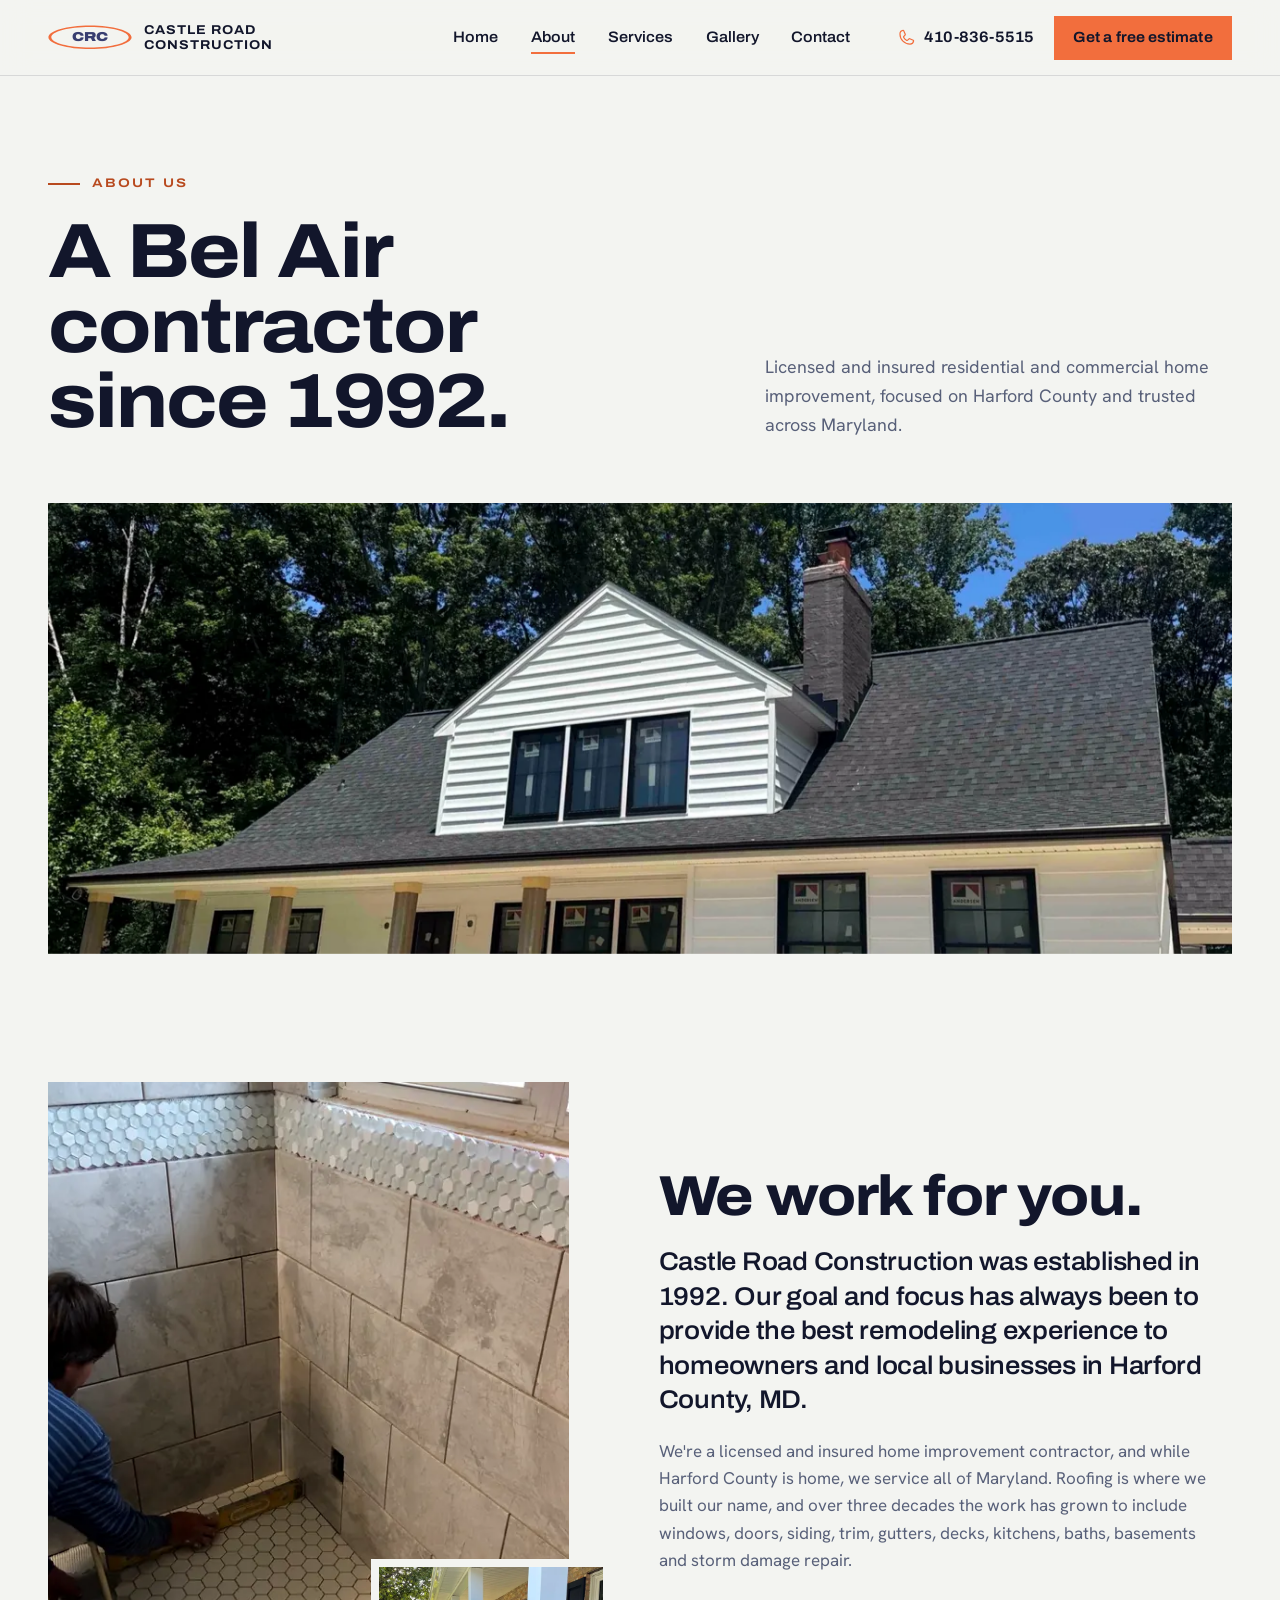
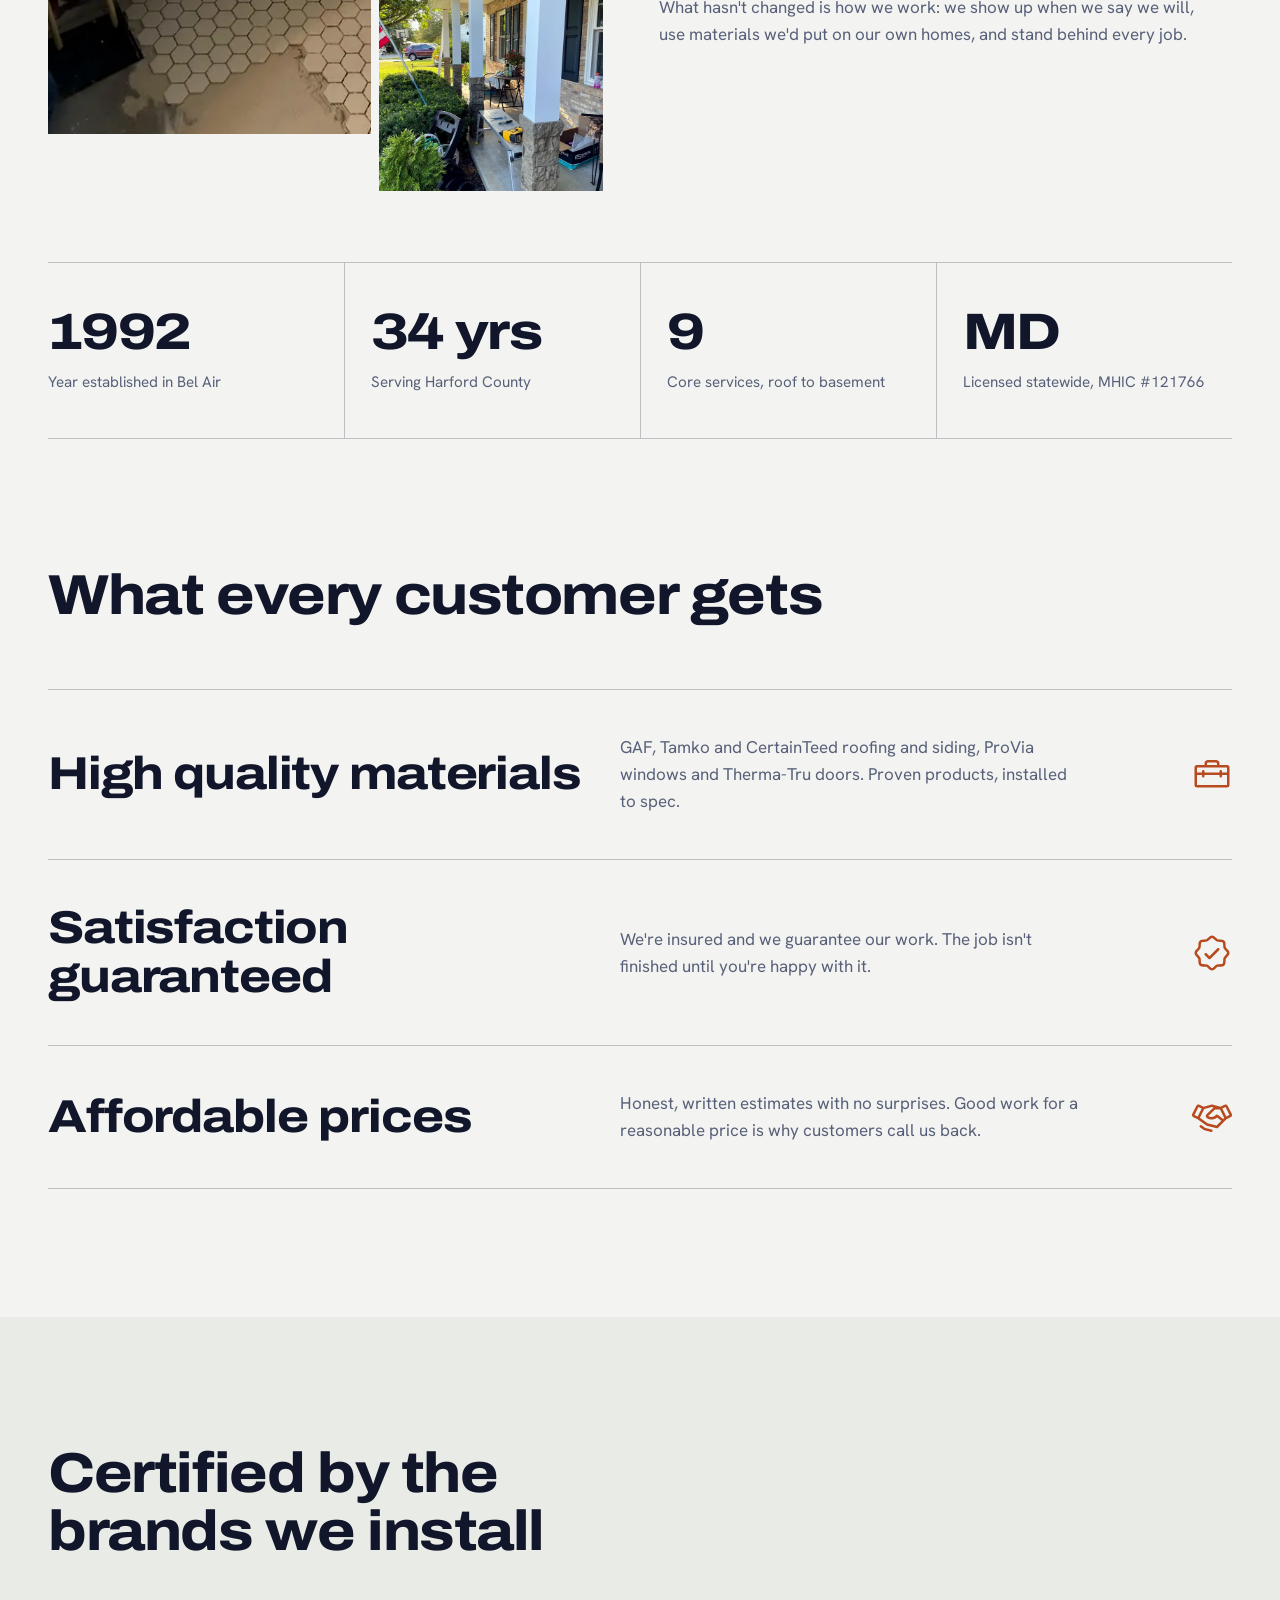
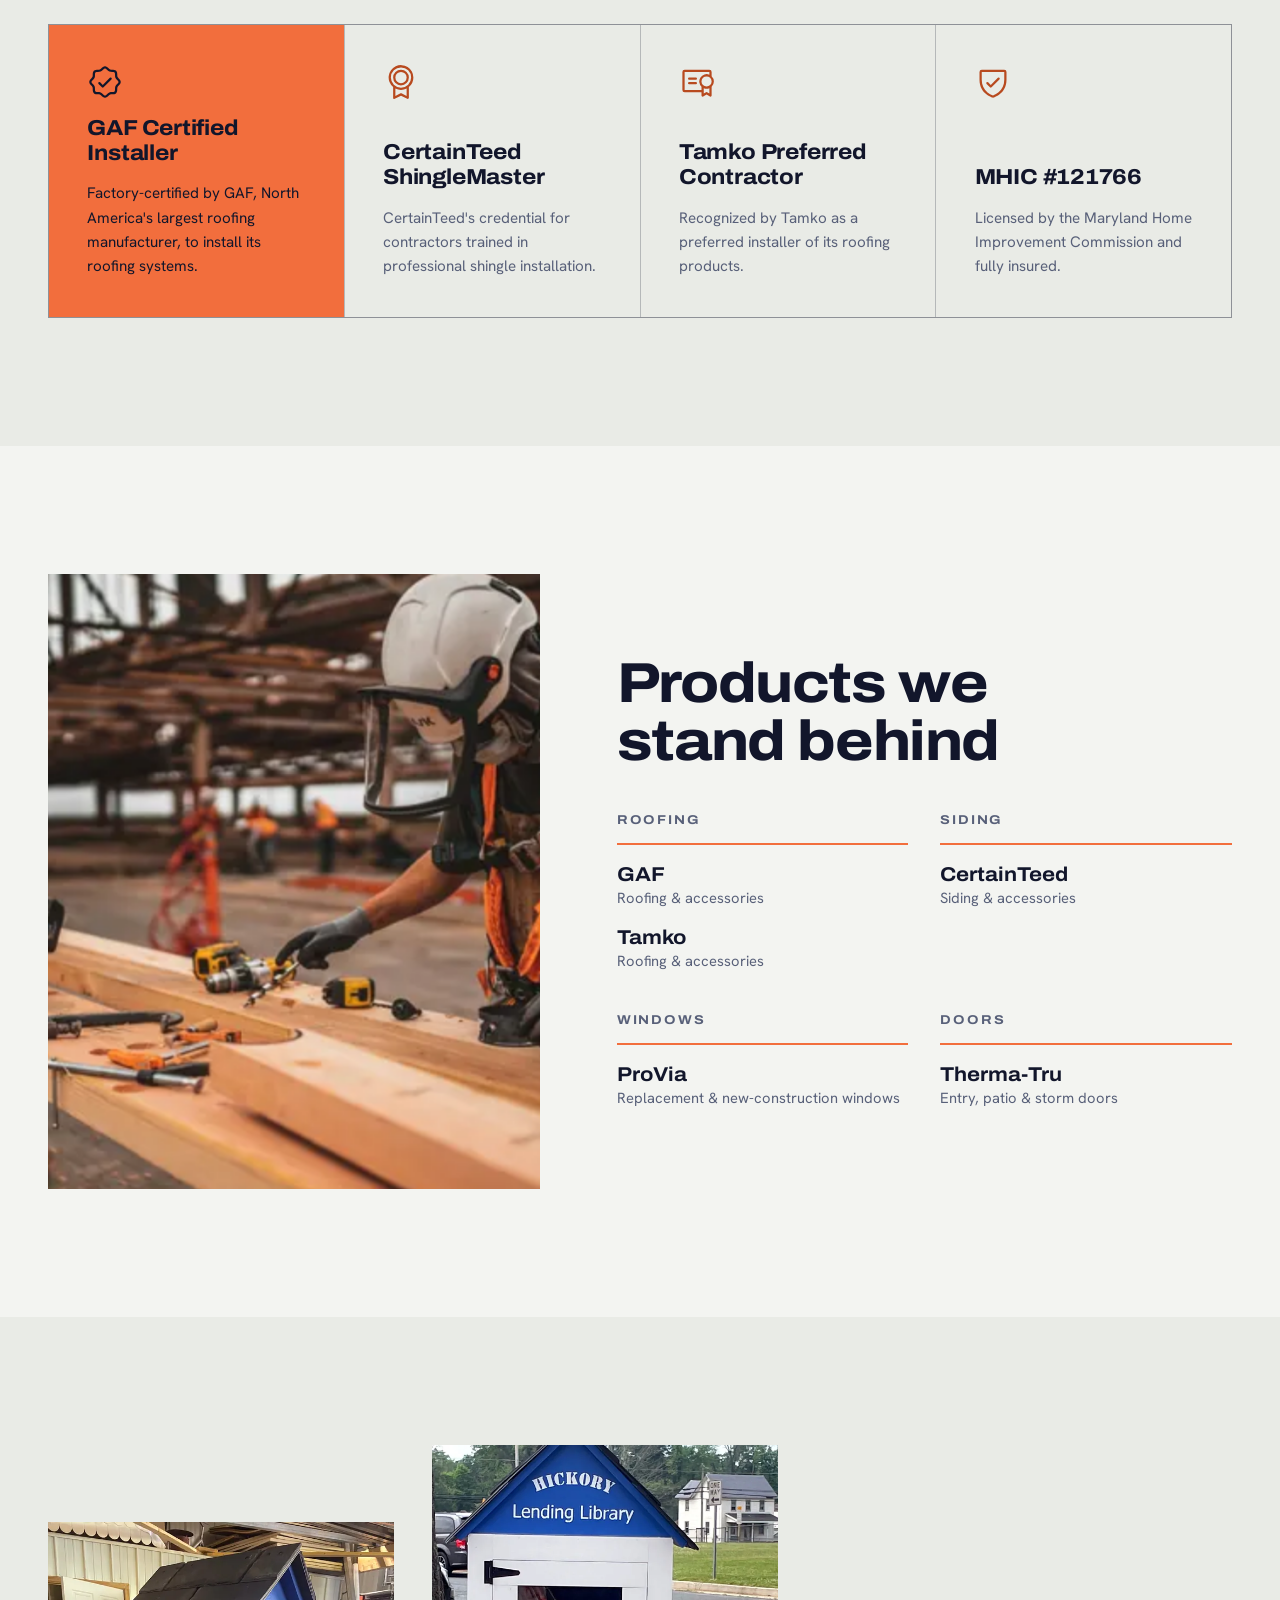
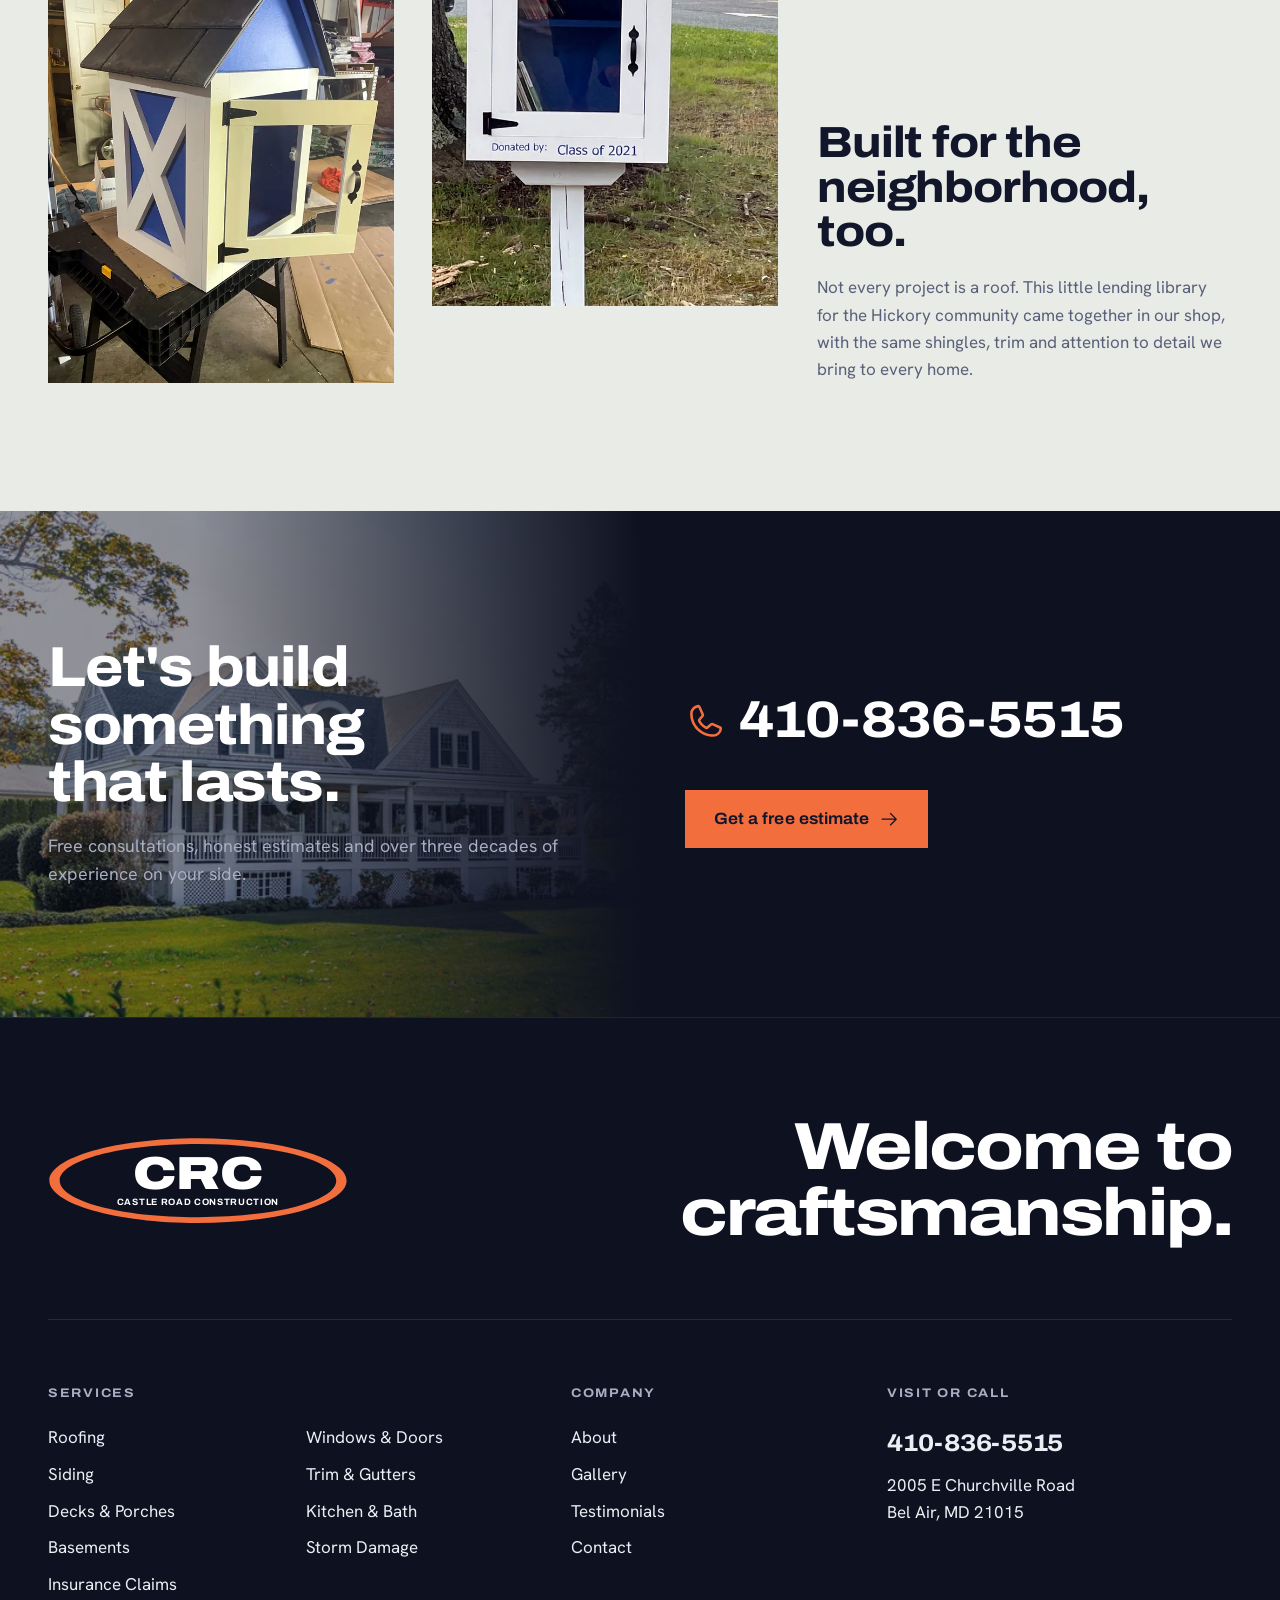
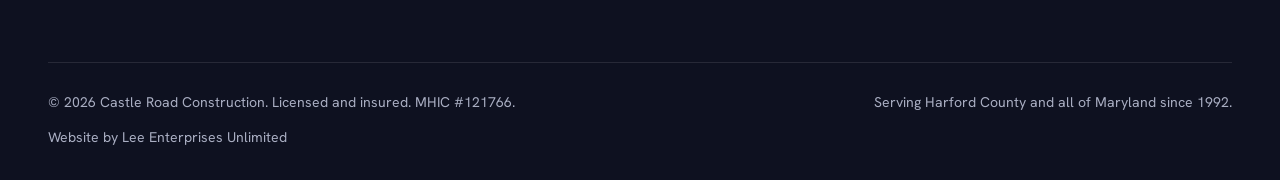
<file: about.html>
<!doctype html>
<html lang="en">
<head>
<meta charset="utf-8">
<meta name="viewport" content="width=device-width, initial-scale=1">

<title>About | Castle Road Construction, Bel Air MD Contractor Since 1992</title>
<meta name="description" content="Castle Road Construction was established in 1992. A licensed and insured residential and commercial home improvement contractor in Harford County, serving all of Maryland. MHIC #121766.">
<link rel="canonical" href="https://www.castleroadconst.com/about">
<meta name="theme-color" content="#12162B">
<meta property="og:type" content="website">
<meta property="og:site_name" content="Castle Road Construction">
<meta property="og:title" content="About | Castle Road Construction, Bel Air MD Contractor Since 1992">
<meta property="og:description" content="Castle Road Construction was established in 1992. A licensed and insured residential and commercial home improvement contractor in Harford County, serving all of Maryland. MHIC #121766.">
<meta property="og:url" content="https://www.castleroadconst.com/about">
<meta property="og:image" content="https://www.castleroadconst.com/assets/img/work-bath-tile-install-1280.webp">
<meta name="twitter:card" content="summary_large_image">
<link rel="icon" href="assets/favicon.svg" type="image/svg+xml">
<link rel="preload" href="assets/fonts/archivo-var.woff2" as="font" type="font/woff2" crossorigin>
<link rel="preload" href="assets/fonts/hanken-var.woff2" as="font" type="font/woff2" crossorigin>
<link rel="stylesheet" href="assets/css/styles.css">
<script type="application/ld+json">{"@context":"https://schema.org","@type":"RoofingContractor","name":"Castle Road Construction","url":"https://www.castleroadconst.com","telephone":"+1-410-836-5515","foundingDate":"1992","image":"https://www.castleroadconst.com/assets/img/work-new-build-dusk-1280.webp","logo":"https://www.castleroadconst.com/assets/favicon.svg","address":{"@type":"PostalAddress","streetAddress":"2005 E Churchville Road","addressLocality":"Bel Air","addressRegion":"MD","postalCode":"21015","addressCountry":"US"},"areaServed":[{"@type":"AdministrativeArea","name":"Harford County, MD"},{"@type":"State","name":"Maryland"}],"hasOfferCatalog":{"@type":"OfferCatalog","name":"Home improvement services","itemListElement":[{"@type":"Offer","itemOffered":{"@type":"Service","name":"Roofing"}},{"@type":"Offer","itemOffered":{"@type":"Service","name":"Windows and Doors"}},{"@type":"Offer","itemOffered":{"@type":"Service","name":"Siding"}},{"@type":"Offer","itemOffered":{"@type":"Service","name":"Trim and Gutters"}},{"@type":"Offer","itemOffered":{"@type":"Service","name":"Decks and Porches"}},{"@type":"Offer","itemOffered":{"@type":"Service","name":"Kitchen and Bathroom Remodeling"}},{"@type":"Offer","itemOffered":{"@type":"Service","name":"Basement Remodeling"}},{"@type":"Offer","itemOffered":{"@type":"Service","name":"Storm Damage Repair"}},{"@type":"Offer","itemOffered":{"@type":"Service","name":"Insurance Claims"}}]}}</script>
<script>document.documentElement.classList.add('js')</script>
</head>
<body class="page-about">
<svg xmlns="http://www.w3.org/2000/svg" style="display:none"><symbol id="i-arrow-left" viewBox="0 0 256 256"><path d="M224,128a8,8,0,0,1-8,8H59.31l58.35,58.34a8,8,0,0,1-11.32,11.32l-72-72a8,8,0,0,1,0-11.32l72-72a8,8,0,0,1,11.32,11.32L59.31,120H216A8,8,0,0,1,224,128Z"/></symbol><symbol id="i-arrow-right" viewBox="0 0 256 256"><path d="M221.66,133.66l-72,72a8,8,0,0,1-11.32-11.32L196.69,136H40a8,8,0,0,1,0-16H196.69L138.34,61.66a8,8,0,0,1,11.32-11.32l72,72A8,8,0,0,1,221.66,133.66Z"/></symbol><symbol id="i-arrow-up-right" viewBox="0 0 256 256"><path d="M200,64V168a8,8,0,0,1-16,0V83.31L69.66,197.66a8,8,0,0,1-11.32-11.32L172.69,72H88a8,8,0,0,1,0-16H192A8,8,0,0,1,200,64Z"/></symbol><symbol id="i-bathtub" viewBox="0 0 256 256"><path d="M240,96H208a8,8,0,0,0-8-8H136a8,8,0,0,0-8,8H64V52A12,12,0,0,1,76,40a12.44,12.44,0,0,1,12.16,9.59,8,8,0,0,0,15.68-3.18A28.32,28.32,0,0,0,76,24,28,28,0,0,0,48,52V96H16a8,8,0,0,0-8,8v40a56.06,56.06,0,0,0,56,56v16a8,8,0,0,0,16,0V200h96v16a8,8,0,0,0,16,0V200a56.06,56.06,0,0,0,56-56V104A8,8,0,0,0,240,96Zm-48,8v32H144V104Zm40,40a40,40,0,0,1-40,40H64a40,40,0,0,1-40-40V112H128v32a8,8,0,0,0,8,8h64a8,8,0,0,0,8-8V112h24Z"/></symbol><symbol id="i-broom" viewBox="0 0 256 256"><path d="M235.5,216.81c-22.56-11-35.5-34.58-35.5-64.8V134.73a15.94,15.94,0,0,0-10.09-14.87L165,110a8,8,0,0,1-4.48-10.34l21.32-53a28,28,0,0,0-16.1-37,28.14,28.14,0,0,0-35.82,16,.61.61,0,0,0,0,.12L108.9,79a8,8,0,0,1-10.37,4.49L73.11,73.14A15.89,15.89,0,0,0,55.74,76.8C34.68,98.45,24,123.75,24,152a111.45,111.45,0,0,0,31.18,77.53A8,8,0,0,0,61,232H232a8,8,0,0,0,3.5-15.19ZM67.14,88l25.41,10.3a24,24,0,0,0,31.23-13.45l21-53c2.56-6.11,9.47-9.27,15.43-7a12,12,0,0,1,6.88,15.92L145.69,93.76a24,24,0,0,0,13.43,31.14L184,134.73V152c0,.33,0,.66,0,1L55.77,101.71A108.84,108.84,0,0,1,67.14,88Zm48,128a87.53,87.53,0,0,1-24.34-42,8,8,0,0,0-15.49,4,105.16,105.16,0,0,0,18.36,38H64.44A95.54,95.54,0,0,1,40,152a85.9,85.9,0,0,1,7.73-36.29l137.8,55.12c3,18,10.56,33.48,21.89,45.16Z"/></symbol><symbol id="i-calendar-check" viewBox="0 0 256 256"><path d="M208,32H184V24a8,8,0,0,0-16,0v8H88V24a8,8,0,0,0-16,0v8H48A16,16,0,0,0,32,48V208a16,16,0,0,0,16,16H208a16,16,0,0,0,16-16V48A16,16,0,0,0,208,32ZM72,48v8a8,8,0,0,0,16,0V48h80v8a8,8,0,0,0,16,0V48h24V80H48V48ZM208,208H48V96H208V208Zm-38.34-85.66a8,8,0,0,1,0,11.32l-48,48a8,8,0,0,1-11.32,0l-24-24a8,8,0,0,1,11.32-11.32L116,164.69l42.34-42.35A8,8,0,0,1,169.66,122.34Z"/></symbol><symbol id="i-caret-down" viewBox="0 0 256 256"><path d="M213.66,101.66l-80,80a8,8,0,0,1-11.32,0l-80-80A8,8,0,0,1,53.66,90.34L128,164.69l74.34-74.35a8,8,0,0,1,11.32,11.32Z"/></symbol><symbol id="i-certificate" viewBox="0 0 256 256"><path d="M128,136a8,8,0,0,1-8,8H72a8,8,0,0,1,0-16h48A8,8,0,0,1,128,136Zm-8-40H72a8,8,0,0,0,0,16h48a8,8,0,0,0,0-16Zm112,65.47V224A8,8,0,0,1,220,231l-24-13.74L172,231A8,8,0,0,1,160,224V200H40a16,16,0,0,1-16-16V56A16,16,0,0,1,40,40H216a16,16,0,0,1,16,16V86.53a51.88,51.88,0,0,1,0,74.94ZM160,184V161.47A52,52,0,0,1,216,76V56H40V184Zm56-12a51.88,51.88,0,0,1-40,0v38.22l16-9.16a8,8,0,0,1,7.94,0l16,9.16Zm16-48a36,36,0,1,0-36,36A36,36,0,0,0,232,124Z"/></symbol><symbol id="i-check-circle" viewBox="0 0 256 256"><path d="M173.66,98.34a8,8,0,0,1,0,11.32l-56,56a8,8,0,0,1-11.32,0l-24-24a8,8,0,0,1,11.32-11.32L112,148.69l50.34-50.35A8,8,0,0,1,173.66,98.34ZM232,128A104,104,0,1,1,128,24,104.11,104.11,0,0,1,232,128Zm-16,0a88,88,0,1,0-88,88A88.1,88.1,0,0,0,216,128Z"/></symbol><symbol id="i-check" viewBox="0 0 256 256"><path d="M229.66,77.66l-128,128a8,8,0,0,1-11.32,0l-56-56a8,8,0,0,1,11.32-11.32L96,188.69,218.34,66.34a8,8,0,0,1,11.32,11.32Z"/></symbol><symbol id="i-clipboard-text" viewBox="0 0 256 256"><path d="M168,152a8,8,0,0,1-8,8H96a8,8,0,0,1,0-16h64A8,8,0,0,1,168,152Zm-8-40H96a8,8,0,0,0,0,16h64a8,8,0,0,0,0-16Zm56-64V216a16,16,0,0,1-16,16H56a16,16,0,0,1-16-16V48A16,16,0,0,1,56,32H92.26a47.92,47.92,0,0,1,71.48,0H200A16,16,0,0,1,216,48ZM96,64h64a32,32,0,0,0-64,0ZM200,48H173.25A47.93,47.93,0,0,1,176,64v8a8,8,0,0,1-8,8H88a8,8,0,0,1-8-8V64a47.93,47.93,0,0,1,2.75-16H56V216H200Z"/></symbol><symbol id="i-cloud-lightning" viewBox="0 0 256 256"><path d="M156,16A76.2,76.2,0,0,0,84.92,64.76,53.26,53.26,0,0,0,76,64a52,52,0,0,0,0,104h37.87L97.14,195.88A8,8,0,0,0,104,208h25.87l-16.73,27.88a8,8,0,0,0,13.72,8.24l24-40A8,8,0,0,0,144,192H118.13l14.4-24H156a76,76,0,0,0,0-152Zm0,136H76a36,36,0,0,1,0-72,38.11,38.11,0,0,1,4.78.31q-.56,3.57-.77,7.23a8,8,0,0,0,16,.92A60.06,60.06,0,1,1,156,152Z"/></symbol><symbol id="i-cooking-pot" viewBox="0 0 256 256"><path d="M88,48V16a8,8,0,0,1,16,0V48a8,8,0,0,1-16,0Zm40,8a8,8,0,0,0,8-8V16a8,8,0,0,0-16,0V48A8,8,0,0,0,128,56Zm32,0a8,8,0,0,0,8-8V16a8,8,0,0,0-16,0V48A8,8,0,0,0,160,56Zm92.8,46.4L224,124v60a32,32,0,0,1-32,32H64a32,32,0,0,1-32-32V124L3.2,102.4a8,8,0,0,1,9.6-12.8L32,104V80a8,8,0,0,1,8-8H216a8,8,0,0,1,8,8v24l19.2-14.4a8,8,0,0,1,9.6,12.8ZM208,88H48v96a16,16,0,0,0,16,16H192a16,16,0,0,0,16-16Z"/></symbol><symbol id="i-door" viewBox="0 0 256 256"><path d="M232,216H208V40a16,16,0,0,0-16-16H64A16,16,0,0,0,48,40V216H24a8,8,0,0,0,0,16H232a8,8,0,0,0,0-16ZM64,40H192V216H64Zm104,92a12,12,0,1,1-12-12A12,12,0,0,1,168,132Z"/></symbol><symbol id="i-drop" viewBox="0 0 256 256"><path d="M174,47.75a254.19,254.19,0,0,0-41.45-38.3,8,8,0,0,0-9.18,0A254.19,254.19,0,0,0,82,47.75C54.51,79.32,40,112.6,40,144a88,88,0,0,0,176,0C216,112.6,201.49,79.32,174,47.75ZM128,216a72.08,72.08,0,0,1-72-72c0-57.23,55.47-105,72-118,16.53,13,72,60.75,72,118A72.08,72.08,0,0,1,128,216Zm55.89-62.66a57.6,57.6,0,0,1-46.56,46.55A8.75,8.75,0,0,1,136,200a8,8,0,0,1-1.32-15.89c16.57-2.79,30.63-16.85,33.44-33.45a8,8,0,0,1,15.78,2.68Z"/></symbol><symbol id="i-envelope-simple" viewBox="0 0 256 256"><path d="M224,48H32a8,8,0,0,0-8,8V192a16,16,0,0,0,16,16H216a16,16,0,0,0,16-16V56A8,8,0,0,0,224,48ZM203.43,64,128,133.15,52.57,64ZM216,192H40V74.19l82.59,75.71a8,8,0,0,0,10.82,0L216,74.19V192Z"/></symbol><symbol id="i-facebook-logo" viewBox="0 0 256 256"><path d="M128,24A104,104,0,1,0,232,128,104.11,104.11,0,0,0,128,24Zm8,191.63V152h24a8,8,0,0,0,0-16H136V112a16,16,0,0,1,16-16h16a8,8,0,0,0,0-16H152a32,32,0,0,0-32,32v24H96a8,8,0,0,0,0,16h24v63.63a88,88,0,1,1,16,0Z"/></symbol><symbol id="i-files" viewBox="0 0 256 256"><path d="M213.66,66.34l-40-40A8,8,0,0,0,168,24H88A16,16,0,0,0,72,40V56H56A16,16,0,0,0,40,72V216a16,16,0,0,0,16,16H168a16,16,0,0,0,16-16V200h16a16,16,0,0,0,16-16V72A8,8,0,0,0,213.66,66.34ZM168,216H56V72h76.69L168,107.31v84.53c0,.06,0,.11,0,.16s0,.1,0,.16V216Zm32-32H184V104a8,8,0,0,0-2.34-5.66l-40-40A8,8,0,0,0,136,56H88V40h76.69L200,75.31Zm-56-32a8,8,0,0,1-8,8H88a8,8,0,0,1,0-16h48A8,8,0,0,1,144,152Zm0,32a8,8,0,0,1-8,8H88a8,8,0,0,1,0-16h48A8,8,0,0,1,144,184Z"/></symbol><symbol id="i-frame-corners" viewBox="0 0 256 256"><path d="M200,80v32a8,8,0,0,1-16,0V88H160a8,8,0,0,1,0-16h32A8,8,0,0,1,200,80ZM96,168H72V144a8,8,0,0,0-16,0v32a8,8,0,0,0,8,8H96a8,8,0,0,0,0-16ZM232,56V200a16,16,0,0,1-16,16H40a16,16,0,0,1-16-16V56A16,16,0,0,1,40,40H216A16,16,0,0,1,232,56ZM216,200V56H40V200H216Z"/></symbol><symbol id="i-hammer" viewBox="0 0 256 256"><path d="M251.34,112,183.88,44.08a96.1,96.1,0,0,0-135.77,0l-.09.09L34.25,58.4A8,8,0,0,0,45.74,69.53L59.47,55.35a79.92,79.92,0,0,1,18.71-13.9L124.68,88l-96,96a16,16,0,0,0,0,22.63l20.69,20.69a16,16,0,0,0,22.63,0l96-96,14.34,14.34h0L200,163.3a16,16,0,0,0,22.63,0l28.69-28.69A16,16,0,0,0,251.34,112ZM60.68,216,40,195.31l68-68L128.68,148ZM162.34,114.32,140,136.67,119.31,116l22.35-22.35a8,8,0,0,0,0-11.32L94.32,35a80,80,0,0,1,78.23,20.41l44.22,44.51L188,128.66l-14.34-14.34A8,8,0,0,0,162.34,114.32Zm49,37.66-12-12L228,111.25l12,12Z"/></symbol><symbol id="i-handshake" viewBox="0 0 256 256"><path d="M254.3,107.91,228.78,56.85a16,16,0,0,0-21.47-7.15L182.44,62.13,130.05,48.27a8.14,8.14,0,0,0-4.1,0L73.56,62.13,48.69,49.7a16,16,0,0,0-21.47,7.15L1.7,107.9a16,16,0,0,0,7.15,21.47l27,13.51,55.49,39.63a8.06,8.06,0,0,0,2.71,1.25l64,16a8,8,0,0,0,7.6-2.1l55.07-55.08,26.42-13.21a16,16,0,0,0,7.15-21.46Zm-54.89,33.37L165,113.72a8,8,0,0,0-10.68.61C136.51,132.27,116.66,130,104,122L147.24,80h31.81l27.21,54.41ZM41.53,64,62,74.22,36.43,125.27,16,115.06Zm116,119.13L99.42,168.61l-49.2-35.14,28-56L128,64.28l9.8,2.59-45,43.68-.08.09a16,16,0,0,0,2.72,24.81c20.56,13.13,45.37,11,64.91-5L188,152.66Zm62-57.87-25.52-51L214.47,64,240,115.06Zm-87.75,92.67a8,8,0,0,1-7.75,6.06,8.13,8.13,0,0,1-1.95-.24L80.41,213.33a7.89,7.89,0,0,1-2.71-1.25L51.35,193.26a8,8,0,0,1,9.3-13l25.11,17.94L126,208.24A8,8,0,0,1,131.82,217.94Z"/></symbol><symbol id="i-house-line" viewBox="0 0 256 256"><path d="M240,208H224V136l2.34,2.34A8,8,0,0,0,237.66,127L139.31,28.68a16,16,0,0,0-22.62,0L18.34,127a8,8,0,0,0,11.32,11.31L32,136v72H16a8,8,0,0,0,0,16H240a8,8,0,0,0,0-16ZM48,120l80-80,80,80v88H160V152a8,8,0,0,0-8-8H104a8,8,0,0,0-8,8v56H48Zm96,88H112V160h32Z"/></symbol><symbol id="i-images-square" viewBox="0 0 256 256"><path d="M208,32H80A16,16,0,0,0,64,48V64H48A16,16,0,0,0,32,80V208a16,16,0,0,0,16,16H176a16,16,0,0,0,16-16V192h16a16,16,0,0,0,16-16V48A16,16,0,0,0,208,32ZM80,48H208v69.38l-16.7-16.7a16,16,0,0,0-22.62,0L93.37,176H80Zm96,160H48V80H64v96a16,16,0,0,0,16,16h96Zm32-32H116l64-64,28,28v36Zm-88-64A24,24,0,1,0,96,88,24,24,0,0,0,120,112Zm0-32a8,8,0,1,1-8,8A8,8,0,0,1,120,80Z"/></symbol><symbol id="i-list" viewBox="0 0 256 256"><path d="M224,128a8,8,0,0,1-8,8H40a8,8,0,0,1,0-16H216A8,8,0,0,1,224,128ZM40,72H216a8,8,0,0,0,0-16H40a8,8,0,0,0,0,16ZM216,184H40a8,8,0,0,0,0,16H216a8,8,0,0,0,0-16Z"/></symbol><symbol id="i-magnifying-glass-plus" viewBox="0 0 256 256"><path d="M152,112a8,8,0,0,1-8,8H120v24a8,8,0,0,1-16,0V120H80a8,8,0,0,1,0-16h24V80a8,8,0,0,1,16,0v24h24A8,8,0,0,1,152,112Zm77.66,117.66a8,8,0,0,1-11.32,0l-50.06-50.07a88.11,88.11,0,1,1,11.31-11.31l50.07,50.06A8,8,0,0,1,229.66,229.66ZM112,184a72,72,0,1,0-72-72A72.08,72.08,0,0,0,112,184Z"/></symbol><symbol id="i-map-pin" viewBox="0 0 256 256"><path d="M128,64a40,40,0,1,0,40,40A40,40,0,0,0,128,64Zm0,64a24,24,0,1,1,24-24A24,24,0,0,1,128,128Zm0-112a88.1,88.1,0,0,0-88,88c0,31.4,14.51,64.68,42,96.25a254.19,254.19,0,0,0,41.45,38.3,8,8,0,0,0,9.18,0A254.19,254.19,0,0,0,174,200.25c27.45-31.57,42-64.85,42-96.25A88.1,88.1,0,0,0,128,16Zm0,206c-16.53-13-72-60.75-72-118a72,72,0,0,1,144,0C200,161.23,144.53,209,128,222Z"/></symbol><symbol id="i-medal" viewBox="0 0 256 256"><path d="M216,96A88,88,0,1,0,72,163.83V240a8,8,0,0,0,11.58,7.16L128,225l44.43,22.21A8.07,8.07,0,0,0,176,248a8,8,0,0,0,8-8V163.83A87.85,87.85,0,0,0,216,96ZM56,96a72,72,0,1,1,72,72A72.08,72.08,0,0,1,56,96ZM168,227.06l-36.43-18.21a8,8,0,0,0-7.16,0L88,227.06V174.37a87.89,87.89,0,0,0,80,0ZM128,152A56,56,0,1,0,72,96,56.06,56.06,0,0,0,128,152Zm0-96A40,40,0,1,1,88,96,40,40,0,0,1,128,56Z"/></symbol><symbol id="i-paint-roller" viewBox="0 0 256 256"><path d="M232,88H216V64a16,16,0,0,0-16-16H48A16,16,0,0,0,32,64V88H16a8,8,0,0,0,0,16H32v24a16,16,0,0,0,16,16H200a16,16,0,0,0,16-16V104h16v50L131.6,182.65A16.07,16.07,0,0,0,120,198v34a8,8,0,0,0,16,0V198l100.4-28.68A16.07,16.07,0,0,0,248,154V104A16,16,0,0,0,232,88Zm-32,40H48V64H200v64Z"/></symbol><symbol id="i-phone" viewBox="0 0 256 256"><path d="M222.37,158.46l-47.11-21.11-.13-.06a16,16,0,0,0-15.17,1.4,8.12,8.12,0,0,0-.75.56L134.87,160c-15.42-7.49-31.34-23.29-38.83-38.51l20.78-24.71c.2-.25.39-.5.57-.77a16,16,0,0,0,1.32-15.06l0-.12L97.54,33.64a16,16,0,0,0-16.62-9.52A56.26,56.26,0,0,0,32,80c0,79.4,64.6,144,144,144a56.26,56.26,0,0,0,55.88-48.92A16,16,0,0,0,222.37,158.46ZM176,208A128.14,128.14,0,0,1,48,80,40.2,40.2,0,0,1,82.87,40a.61.61,0,0,0,0,.12l21,47L83.2,111.86a6.13,6.13,0,0,0-.57.77,16,16,0,0,0-1,15.7c9.06,18.53,27.73,37.06,46.46,46.11a16,16,0,0,0,15.75-1.14,8.44,8.44,0,0,0,.74-.56L168.89,152l47,21.05h0s.08,0,.11,0A40.21,40.21,0,0,1,176,208Z"/></symbol><symbol id="i-plus" viewBox="0 0 256 256"><path d="M224,128a8,8,0,0,1-8,8H136v80a8,8,0,0,1-16,0V136H40a8,8,0,0,1,0-16h80V40a8,8,0,0,1,16,0v80h80A8,8,0,0,1,224,128Z"/></symbol><symbol id="i-quotes" viewBox="0 0 256 256"><path d="M100,56H40A16,16,0,0,0,24,72v64a16,16,0,0,0,16,16h60v8a32,32,0,0,1-32,32,8,8,0,0,0,0,16,48.05,48.05,0,0,0,48-48V72A16,16,0,0,0,100,56Zm0,80H40V72h60ZM216,56H156a16,16,0,0,0-16,16v64a16,16,0,0,0,16,16h60v8a32,32,0,0,1-32,32,8,8,0,0,0,0,16,48.05,48.05,0,0,0,48-48V72A16,16,0,0,0,216,56Zm0,80H156V72h60Z"/></symbol><symbol id="i-ruler" viewBox="0 0 256 256"><path d="M235.32,73.37,182.63,20.69a16,16,0,0,0-22.63,0L20.68,160a16,16,0,0,0,0,22.63l52.69,52.68a16,16,0,0,0,22.63,0L235.32,96A16,16,0,0,0,235.32,73.37ZM84.68,224,32,171.31l32-32,26.34,26.35a8,8,0,0,0,11.32-11.32L75.31,128,96,107.31l26.34,26.35a8,8,0,0,0,11.32-11.32L107.31,96,128,75.31l26.34,26.35a8,8,0,0,0,11.32-11.32L139.31,64l32-32L224,84.69Z"/></symbol><symbol id="i-seal-check" viewBox="0 0 256 256"><path d="M225.86,102.82c-3.77-3.94-7.67-8-9.14-11.57-1.36-3.27-1.44-8.69-1.52-13.94-.15-9.76-.31-20.82-8-28.51s-18.75-7.85-28.51-8c-5.25-.08-10.67-.16-13.94-1.52-3.56-1.47-7.63-5.37-11.57-9.14C146.28,23.51,138.44,16,128,16s-18.27,7.51-25.18,14.14c-3.94,3.77-8,7.67-11.57,9.14C88,40.64,82.56,40.72,77.31,40.8c-9.76.15-20.82.31-28.51,8S41,67.55,40.8,77.31c-.08,5.25-.16,10.67-1.52,13.94-1.47,3.56-5.37,7.63-9.14,11.57C23.51,109.72,16,117.56,16,128s7.51,18.27,14.14,25.18c3.77,3.94,7.67,8,9.14,11.57,1.36,3.27,1.44,8.69,1.52,13.94.15,9.76.31,20.82,8,28.51s18.75,7.85,28.51,8c5.25.08,10.67.16,13.94,1.52,3.56,1.47,7.63,5.37,11.57,9.14C109.72,232.49,117.56,240,128,240s18.27-7.51,25.18-14.14c3.94-3.77,8-7.67,11.57-9.14,3.27-1.36,8.69-1.44,13.94-1.52,9.76-.15,20.82-.31,28.51-8s7.85-18.75,8-28.51c.08-5.25.16-10.67,1.52-13.94,1.47-3.56,5.37-7.63,9.14-11.57C232.49,146.28,240,138.44,240,128S232.49,109.73,225.86,102.82Zm-11.55,39.29c-4.79,5-9.75,10.17-12.38,16.52-2.52,6.1-2.63,13.07-2.73,19.82-.1,7-.21,14.33-3.32,17.43s-10.39,3.22-17.43,3.32c-6.75.1-13.72.21-19.82,2.73-6.35,2.63-11.52,7.59-16.52,12.38S132,224,128,224s-9.15-4.92-14.11-9.69-10.17-9.75-16.52-12.38c-6.1-2.52-13.07-2.63-19.82-2.73-7-.1-14.33-.21-17.43-3.32s-3.22-10.39-3.32-17.43c-.1-6.75-.21-13.72-2.73-19.82-2.63-6.35-7.59-11.52-12.38-16.52S32,132,32,128s4.92-9.15,9.69-14.11,9.75-10.17,12.38-16.52c2.52-6.1,2.63-13.07,2.73-19.82.1-7,.21-14.33,3.32-17.43S70.51,56.9,77.55,56.8c6.75-.1,13.72-.21,19.82-2.73,6.35-2.63,11.52-7.59,16.52-12.38S124,32,128,32s9.15,4.92,14.11,9.69,10.17,9.75,16.52,12.38c6.1,2.52,13.07,2.63,19.82,2.73,7,.1,14.33.21,17.43,3.32s3.22,10.39,3.32,17.43c.1,6.75.21,13.72,2.73,19.82,2.63,6.35,7.59,11.52,12.38,16.52S224,124,224,128,219.08,137.15,214.31,142.11ZM173.66,98.34a8,8,0,0,1,0,11.32l-56,56a8,8,0,0,1-11.32,0l-24-24a8,8,0,0,1,11.32-11.32L112,148.69l50.34-50.35A8,8,0,0,1,173.66,98.34Z"/></symbol><symbol id="i-shield-check" viewBox="0 0 256 256"><path d="M208,40H48A16,16,0,0,0,32,56v56c0,52.72,25.52,84.67,46.93,102.19,23.06,18.86,46,25.26,47,25.53a8,8,0,0,0,4.2,0c1-.27,23.91-6.67,47-25.53C198.48,196.67,224,164.72,224,112V56A16,16,0,0,0,208,40Zm0,72c0,37.07-13.66,67.16-40.6,89.42A129.3,129.3,0,0,1,128,223.62a128.25,128.25,0,0,1-38.92-21.81C61.82,179.51,48,149.3,48,112l0-56,160,0ZM82.34,141.66a8,8,0,0,1,11.32-11.32L112,148.69l50.34-50.35a8,8,0,0,1,11.32,11.32l-56,56a8,8,0,0,1-11.32,0Z"/></symbol><symbol id="i-stack" viewBox="0 0 256 256"><path d="M230.91,172A8,8,0,0,1,228,182.91l-96,56a8,8,0,0,1-8.06,0l-96-56A8,8,0,0,1,36,169.09l92,53.65,92-53.65A8,8,0,0,1,230.91,172ZM220,121.09l-92,53.65L36,121.09A8,8,0,0,0,28,134.91l96,56a8,8,0,0,0,8.06,0l96-56A8,8,0,1,0,220,121.09ZM24,80a8,8,0,0,1,4-6.91l96-56a8,8,0,0,1,8.06,0l96,56a8,8,0,0,1,0,13.82l-96,56a8,8,0,0,1-8.06,0l-96-56A8,8,0,0,1,24,80Zm23.88,0L128,126.74,208.12,80,128,33.26Z"/></symbol><symbol id="i-stairs" viewBox="0 0 256 256"><path d="M200,24H56A16,16,0,0,0,40,40V216a16,16,0,0,0,16,16H200a16,16,0,0,0,16-16V40A16,16,0,0,0,200,24ZM152,144h48v24H112V144Zm8-16V104h40v24Zm40-88V88H152a8,8,0,0,0-8,8v32H104a8,8,0,0,0-8,8v32H56V40Zm0,176H56V184H200v32Z"/></symbol><symbol id="i-star" viewBox="0 0 256 256"><path d="M239.18,97.26A16.38,16.38,0,0,0,224.92,86l-59-4.76L143.14,26.15a16.36,16.36,0,0,0-30.27,0L90.11,81.23,31.08,86a16.46,16.46,0,0,0-9.37,28.86l45,38.83L53,211.75a16.38,16.38,0,0,0,24.5,17.82L128,198.49l50.53,31.08A16.4,16.4,0,0,0,203,211.75l-13.76-58.07,45-38.83A16.43,16.43,0,0,0,239.18,97.26Zm-15.34,5.47-48.7,42a8,8,0,0,0-2.56,7.91l14.88,62.8a.37.37,0,0,1-.17.48c-.18.14-.23.11-.38,0l-54.72-33.65a8,8,0,0,0-8.38,0L69.09,215.94c-.15.09-.19.12-.38,0a.37.37,0,0,1-.17-.48l14.88-62.8a8,8,0,0,0-2.56-7.91l-48.7-42c-.12-.1-.23-.19-.13-.5s.18-.27.33-.29l63.92-5.16A8,8,0,0,0,103,91.86l24.62-59.61c.08-.17.11-.25.35-.25s.27.08.35.25L153,91.86a8,8,0,0,0,6.75,4.92l63.92,5.16c.15,0,.24,0,.33.29S224,102.63,223.84,102.73Z"/></symbol><symbol id="i-toolbox" viewBox="0 0 256 256"><path d="M224,64H176V56a24,24,0,0,0-24-24H104A24,24,0,0,0,80,56v8H32A16,16,0,0,0,16,80V192a16,16,0,0,0,16,16H224a16,16,0,0,0,16-16V80A16,16,0,0,0,224,64ZM96,56a8,8,0,0,1,8-8h48a8,8,0,0,1,8,8v8H96ZM224,80v32H192v-8a8,8,0,0,0-16,0v8H80v-8a8,8,0,0,0-16,0v8H32V80Zm0,112H32V128H64v8a8,8,0,0,0,16,0v-8h96v8a8,8,0,0,0,16,0v-8h32v64Z"/></symbol><symbol id="i-umbrella-simple" viewBox="0 0 256 256"><path d="M240,126.63A112.44,112.44,0,0,0,51.75,53.75a111.56,111.56,0,0,0-35.7,72.88A16,16,0,0,0,32,144h88v56a32,32,0,0,0,64,0,8,8,0,0,0-16,0,16,16,0,0,1-32,0V144h88a16,16,0,0,0,16-17.37ZM32,128l0,0A96.43,96.43,0,0,1,193.4,65.52,95.32,95.32,0,0,1,224,128Z"/></symbol><symbol id="i-warning-circle" viewBox="0 0 256 256"><path d="M128,24A104,104,0,1,0,232,128,104.11,104.11,0,0,0,128,24Zm0,192a88,88,0,1,1,88-88A88.1,88.1,0,0,1,128,216Zm-8-80V80a8,8,0,0,1,16,0v56a8,8,0,0,1-16,0Zm20,36a12,12,0,1,1-12-12A12,12,0,0,1,140,172Z"/></symbol><symbol id="i-x" viewBox="0 0 256 256"><path d="M205.66,194.34a8,8,0,0,1-11.32,11.32L128,139.31,61.66,205.66a8,8,0,0,1-11.32-11.32L116.69,128,50.34,61.66A8,8,0,0,1,61.66,50.34L128,116.69l66.34-66.35a8,8,0,0,1,11.32,11.32L139.31,128Z"/></symbol></svg>
<a class="skip-link" href="#main">Skip to content</a>
<div class="header-sentinel" aria-hidden="true"></div>
<header class="site-header" data-header>
  <div class="container header-inner">
    <a class="logo" href="index.html" aria-label="Castle Road Construction home">
      <svg class="logo-mark" viewBox="0 0 220 64" aria-hidden="true" focusable="false">
  <path class="logo-ring" fill-rule="evenodd" d="M110 1C49.8 1 1 15.3 1 32s48.8 31 109 31 109-14.3 109-31S170.2 1 110 1Zm0 4.2c57.3 0 101.4 12.2 101.4 26.8S167.3 58.8 110 58.8 8.6 46.6 8.6 32 52.7 5.2 110 5.2Z"/>
  <text class="logo-crc" x="110" y="42.5" text-anchor="middle">CRC</text>
</svg>
      <span class="logo-word">Castle Road<br>Construction</span>
    </a>
    <nav class="nav" aria-label="Primary">
      <ul><li><a href="index.html">Home</a></li><li><a href="about.html" aria-current="page">About</a></li><li><a href="services.html">Services</a></li><li><a href="gallery.html">Gallery</a></li><li><a href="contact.html">Contact</a></li></ul>
    </nav>
    <div class="header-actions">
      <a class="header-phone" href="tel:+14108365515"><svg class="icon" aria-hidden="true" focusable="false"><use href="#i-phone"/></svg><span>410-836-5515</span></a>
      <a class="btn btn--accent btn--sm header-cta" href="contact.html">Get a free estimate</a>
      <button class="menu-toggle" type="button" aria-expanded="false" aria-controls="mobile-menu" data-menu-toggle>
        <span class="sr-only">Open menu</span>
        <span class="menu-bars" aria-hidden="true"><span></span><span></span></span>
      </button>
    </div>
  </div>
</header>
<div class="mobile-menu" id="mobile-menu" data-menu hidden>
  <div class="container mobile-menu-inner">
    <ul class="mobile-links"><li style="--i:0"><a href="index.html">Home</a></li><li style="--i:1"><a href="about.html" aria-current="page">About</a></li><li style="--i:2"><a href="services.html">Services</a></li><li style="--i:3"><a href="gallery.html">Gallery</a></li><li style="--i:4"><a href="contact.html">Contact</a></li></ul>
    <div class="mobile-menu-foot">
      <a class="btn btn--accent btn--block" href="contact.html">Get a free estimate <svg class="icon" aria-hidden="true" focusable="false"><use href="#i-arrow-right"/></svg></a>
      <a class="btn btn--ghost btn--block" href="tel:+14108365515"><svg class="icon" aria-hidden="true" focusable="false"><use href="#i-phone"/></svg> Call 410-836-5515</a>
      <p>2005 E Churchville Road, Bel Air, MD 21015<br>MHIC #121766</p>
    </div>
  </div>
</div>
<main id="main">
<section class="page-hero" aria-labelledby="page-title">
  <div class="container">
    <div class="page-hero-grid">
      <div>
        <p class="eyebrow" data-hero-in style="--d:0">About us</p>
        <h1 class="page-title" id="page-title" data-hero-in style="--d:1">A Bel Air contractor since 1992.</h1>
      </div>
      <p class="lede" data-hero-in style="--d:2">Licensed and insured residential and commercial home improvement, focused on Harford County and trusted across Maryland.</p>
    </div>
  </div>
  <div class="container">
    <div class="page-hero-band"><img src="assets/img/work-white-cape-black-windows-1280.webp" srcset="assets/img/work-white-cape-black-windows-640.webp 640w, assets/img/work-white-cape-black-windows-1280.webp 1280w" sizes="100vw" width="1280" height="1106" alt="Cape Cod home after new siding, black windows and a front porch" fetchpriority="high" decoding="async"></div>
  </div>
</section>

<section class="section" aria-labelledby="story-title">
  <div class="container story-grid">
    <div class="story-media" data-reveal>
      <div class="frame frame--tall"><img src="assets/img/work-bath-tile-install-1280.webp" srcset="assets/img/work-bath-tile-install-640.webp 640w, assets/img/work-bath-tile-install-1280.webp 1280w" sizes="(min-width: 900px) 40vw, 100vw" width="1280" height="1707" alt="Castle Road craftsman setting hexagon floor tile in a shower" loading="lazy" decoding="async" class="parallax-img"></div>
      <div class="frame story-inset"><img src="assets/img/work-porch-column-stone-1280.webp" srcset="assets/img/work-porch-column-stone-640.webp 640w, assets/img/work-porch-column-stone-1280.webp 1280w" sizes="240px" width="1280" height="1707" alt="Stone-wrapped porch column base" loading="lazy" decoding="async"></div>
    </div>
    <div class="story-body">
      <h2 class="h2" id="story-title" data-reveal>We work for you.</h2>
      <p class="lede-strong" data-reveal>Castle Road Construction was established in 1992. Our goal and focus has always been to provide the best remodeling experience to homeowners and local businesses in Harford County, MD.</p>
      <p data-reveal>We're a licensed and insured home improvement contractor, and while Harford County is home, we service all of Maryland. Roofing is where we built our name, and over three decades the work has grown to include windows, doors, siding, trim, gutters, decks, kitchens, baths, basements and storm damage repair.</p>
      <p data-reveal>What hasn't changed is how we work: we show up when we say we will, use materials we'd put on our own homes, and stand behind every job.</p>
    </div>
  </div>
</section>

<section aria-label="Company facts">
  <div class="container">
    <div class="facts">
      <div class="fact" data-reveal style="--i:0"><strong>1992</strong><span>Year established in Bel Air</span></div>
      <div class="fact" data-reveal style="--i:1"><strong><span data-years>34</span> yrs</strong><span>Serving Harford County</span></div>
      <div class="fact" data-reveal style="--i:2"><strong>9</strong><span>Core services, roof to basement</span></div>
      <div class="fact" data-reveal style="--i:3"><strong>MD</strong><span>Licensed statewide, MHIC #121766</span></div>
    </div>
  </div>
</section>

<section class="section" aria-labelledby="promise-title">
  <div class="container">
    <h2 class="h2" id="promise-title" data-reveal>What every customer gets</h2>
    <ul class="promise">
      <li data-reveal>
        <h3>High quality materials</h3>
        <p>GAF, Tamko and CertainTeed roofing and siding, ProVia windows and Therma-Tru doors. Proven products, installed to spec.</p>
        <svg class="icon" aria-hidden="true" focusable="false"><use href="#i-toolbox"/></svg>
      </li>
      <li data-reveal>
        <h3>Satisfaction guaranteed</h3>
        <p>We're insured and we guarantee our work. The job isn't finished until you're happy with it.</p>
        <svg class="icon" aria-hidden="true" focusable="false"><use href="#i-seal-check"/></svg>
      </li>
      <li data-reveal>
        <h3>Affordable prices</h3>
        <p>Honest, written estimates with no surprises. Good work for a reasonable price is why customers call us back.</p>
        <svg class="icon" aria-hidden="true" focusable="false"><use href="#i-handshake"/></svg>
      </li>
    </ul>
  </div>
</section>

<section class="section section--tint" aria-labelledby="cert-title">
  <div class="container">
    <h2 class="h2" id="cert-title" data-reveal>Certified by the brands we install</h2>
    <div class="cert-grid">
      <article class="cert cert--lead" data-reveal style="--i:0">
        <svg class="icon" aria-hidden="true" focusable="false"><use href="#i-seal-check"/></svg>
        <h3>GAF Certified Installer</h3>
        <p>Factory-certified by GAF, North America's largest roofing manufacturer, to install its roofing systems.</p>
      </article>
      <article class="cert" data-reveal style="--i:1">
        <svg class="icon" aria-hidden="true" focusable="false"><use href="#i-medal"/></svg>
        <h3>CertainTeed ShingleMaster</h3>
        <p>CertainTeed's credential for contractors trained in professional shingle installation.</p>
      </article>
      <article class="cert" data-reveal style="--i:2">
        <svg class="icon" aria-hidden="true" focusable="false"><use href="#i-certificate"/></svg>
        <h3>Tamko Preferred Contractor</h3>
        <p>Recognized by Tamko as a preferred installer of its roofing products.</p>
      </article>
      <article class="cert" data-reveal style="--i:3">
        <svg class="icon" aria-hidden="true" focusable="false"><use href="#i-shield-check"/></svg>
        <h3>MHIC #121766</h3>
        <p>Licensed by the Maryland Home Improvement Commission and fully insured.</p>
      </article>
    </div>
  </div>
</section>

<section class="section" aria-labelledby="products-title">
  <div class="container products">
    <div class="products-media" data-reveal><img src="assets/img/stock-carpenter-saw-1280.webp" srcset="assets/img/stock-carpenter-saw-640.webp 640w, assets/img/stock-carpenter-saw-1280.webp 1280w, assets/img/stock-carpenter-saw-2000.webp 2000w" sizes="(min-width: 900px) 40vw, 100vw" width="2000" height="1333" alt="Carpenter cutting lumber with a circular saw" loading="lazy" decoding="async" class="parallax-img"></div>
    <div>
      <h2 class="h2" id="products-title" data-reveal>Products we stand behind</h2>
      <div class="product-groups">
        <div data-reveal>
          <h3>Roofing</h3>
          <ul><li>GAF<span>Roofing &amp; accessories</span></li><li>Tamko<span>Roofing &amp; accessories</span></li></ul>
        </div>
        <div data-reveal style="--i:1">
          <h3>Siding</h3>
          <ul><li>CertainTeed<span>Siding &amp; accessories</span></li></ul>
        </div>
        <div data-reveal style="--i:2">
          <h3>Windows</h3>
          <ul><li>ProVia<span>Replacement &amp; new-construction windows</span></li></ul>
        </div>
        <div data-reveal style="--i:3">
          <h3>Doors</h3>
          <ul><li>Therma-Tru<span>Entry, patio &amp; storm doors</span></li></ul>
        </div>
      </div>
    </div>
  </div>
</section>

<section class="section section--tint" aria-labelledby="community-title">
  <div class="container community">
    <div class="frame" data-reveal><img src="assets/img/work-lending-library-shop-1280.webp" srcset="assets/img/work-lending-library-shop-640.webp 640w, assets/img/work-lending-library-shop-1280.webp 1280w" sizes="(min-width: 900px) 25vw, 50vw" width="1280" height="1707" alt="Little lending library being built in the Castle Road shop" loading="lazy" decoding="async"></div>
    <div class="frame" data-reveal style="--i:1"><img src="assets/img/work-hickory-lending-library-1280.webp" srcset="assets/img/work-hickory-lending-library-640.webp 640w, assets/img/work-hickory-lending-library-1280.webp 1280w" sizes="(min-width: 900px) 25vw, 50vw" width="1280" height="1707" alt="Finished Hickory Lending Library installed on its post" loading="lazy" decoding="async"></div>
    <div class="community-body" data-reveal>
      <h2 class="h2" id="community-title">Built for the neighborhood, too.</h2>
      <p>Not every project is a roof. This little lending library for the Hickory community came together in our shop, with the same shingles, trim and attention to detail we bring to every home.</p>
    </div>
  </div>
</section>

<section class="cta-final" aria-labelledby="cta-title" style="margin-top:0">
  <div class="cta-media" aria-hidden="true"><img src="assets/img/stock-farmhouse-porch-1280.webp" srcset="assets/img/stock-farmhouse-porch-640.webp 640w, assets/img/stock-farmhouse-porch-1280.webp 1280w, assets/img/stock-farmhouse-porch-2000.webp 2000w" sizes="(min-width: 900px) 50vw, 100vw" width="2000" height="1333" alt="" loading="lazy" decoding="async"></div>
  <div class="container cta-grid">
    <div class="cta-copy">
      <h2 class="h2" id="cta-title" data-reveal>Let's build something that lasts.</h2>
      <p class="lede" data-reveal>Free consultations, honest estimates and over three decades of experience on your side.</p>
    </div>
    <div data-reveal>
      <a class="cta-phone" href="tel:+14108365515" style="margin-top:0"><svg class="icon" aria-hidden="true" focusable="false"><use href="#i-phone"/></svg> 410-836-5515</a>
      <div style="margin-top:1.75rem"><a class="btn btn--accent btn--lg" href="contact.html">Get a free estimate <svg class="icon" aria-hidden="true" focusable="false"><use href="#i-arrow-right"/></svg></a></div>
    </div>
  </div>
</section>

</main>
<footer class="site-footer">
  <div class="container">
    <div class="footer-top">
      <a class="footer-logo" href="index.html" aria-label="Castle Road Construction home">
        <svg class="logo-full" viewBox="0 0 440 128" aria-hidden="true" focusable="false">
          <path class="logo-ring" fill-rule="evenodd" d="M220 2C99.5 2 2 30.6 2 64s97.5 62 218 62 218-28.6 218-62S340.5 2 220 2Zm0 8.4c114.6 0 202.8 24.4 202.8 53.6S334.6 117.6 220 117.6 17.2 93.2 17.2 64 105.4 10.4 220 10.4Z"/>
          <text class="logo-crc" x="220" y="76" text-anchor="middle">CRC</text>
          <text class="logo-sub" x="220" y="100" text-anchor="middle">CASTLE ROAD CONSTRUCTION</text>
        </svg>
      </a>
      <p class="footer-tagline">Welcome to craftsmanship.</p>
    </div>
    <div class="footer-grid">
      <div>
        <h2 class="footer-h">Services</h2>
        <ul class="footer-list footer-list--cols"><li><a href="services.html#roofing">Roofing</a></li><li><a href="services.html#windows-doors">Windows & Doors</a></li><li><a href="services.html#siding">Siding</a></li><li><a href="services.html#trim-gutters">Trim & Gutters</a></li><li><a href="services.html#decks">Decks & Porches</a></li><li><a href="services.html#kitchen-bath">Kitchen & Bath</a></li><li><a href="services.html#basements">Basements</a></li><li><a href="services.html#storm-damage">Storm Damage</a></li><li><a href="services.html#insurance-claims">Insurance Claims</a></li></ul>
      </div>
      <div>
        <h2 class="footer-h">Company</h2>
        <ul class="footer-list">
          <li><a href="about.html">About</a></li>
          <li><a href="gallery.html">Gallery</a></li>
          <li><a href="services.html#reviews">Testimonials</a></li>
          <li><a href="contact.html">Contact</a></li>
        </ul>
      </div>
      <div>
        <h2 class="footer-h">Visit or call</h2>
        <ul class="footer-list">
          <li><a class="footer-phone" href="tel:+14108365515">410-836-5515</a></li>
          <li><a href="https://www.google.com/maps/dir/?api=1&amp;destination=2005+E+Churchville+Road+Bel+Air+MD+21015" target="_blank" rel="noopener">2005 E Churchville Road<br>Bel Air, MD 21015</a></li>
        </ul>
      </div>
    </div>
    <div class="footer-bottom">
      <p>&copy; <span data-year>2026</span> Castle Road Construction. Licensed and insured. MHIC #121766.</p>
      <p>Serving Harford County and all of Maryland since 1992.</p>
      <p class="footer-credit" style="flex-basis:100%">Website by <a href="https://www.leeenterprisesunlimited.com/" target="_blank" rel="noopener">Lee Enterprises Unlimited</a></p>
    </div>
  </div>
</footer>
<script src="assets/js/main.js" defer></script>
</body>
</html>
</file>
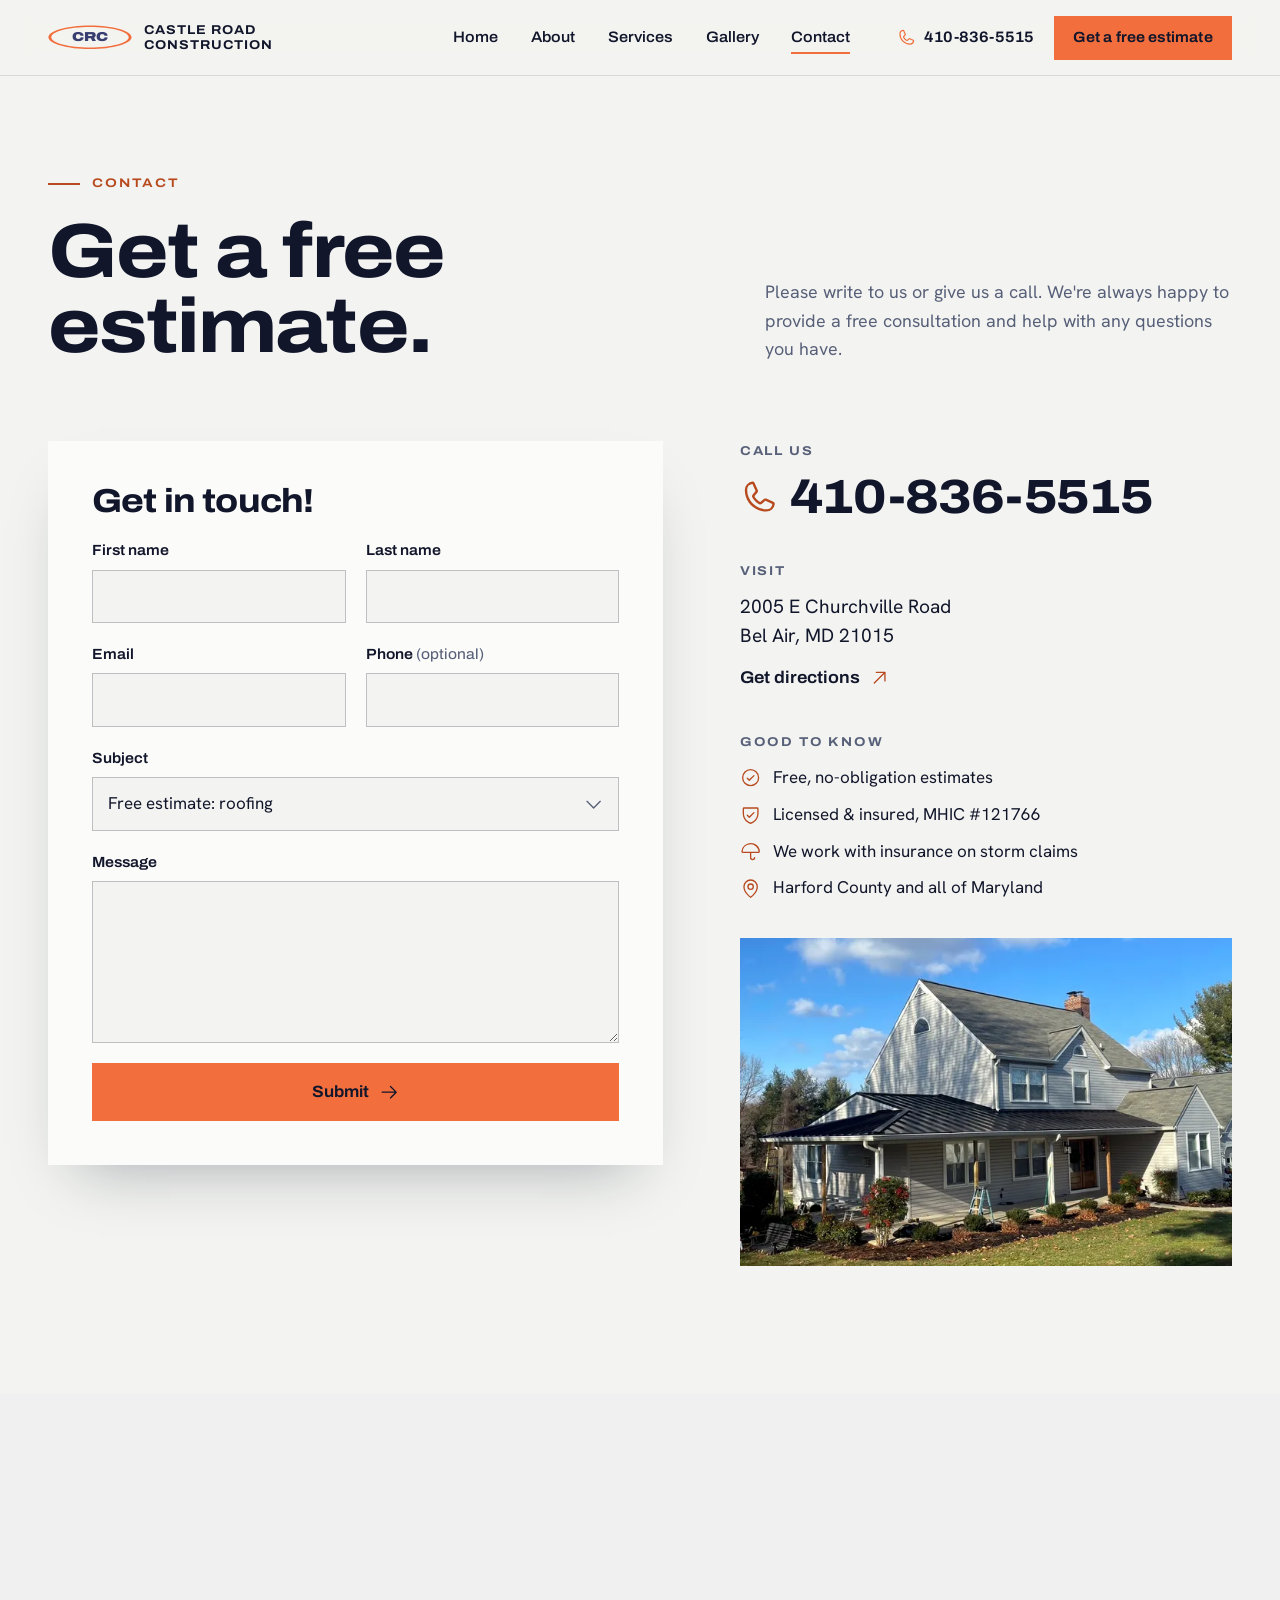
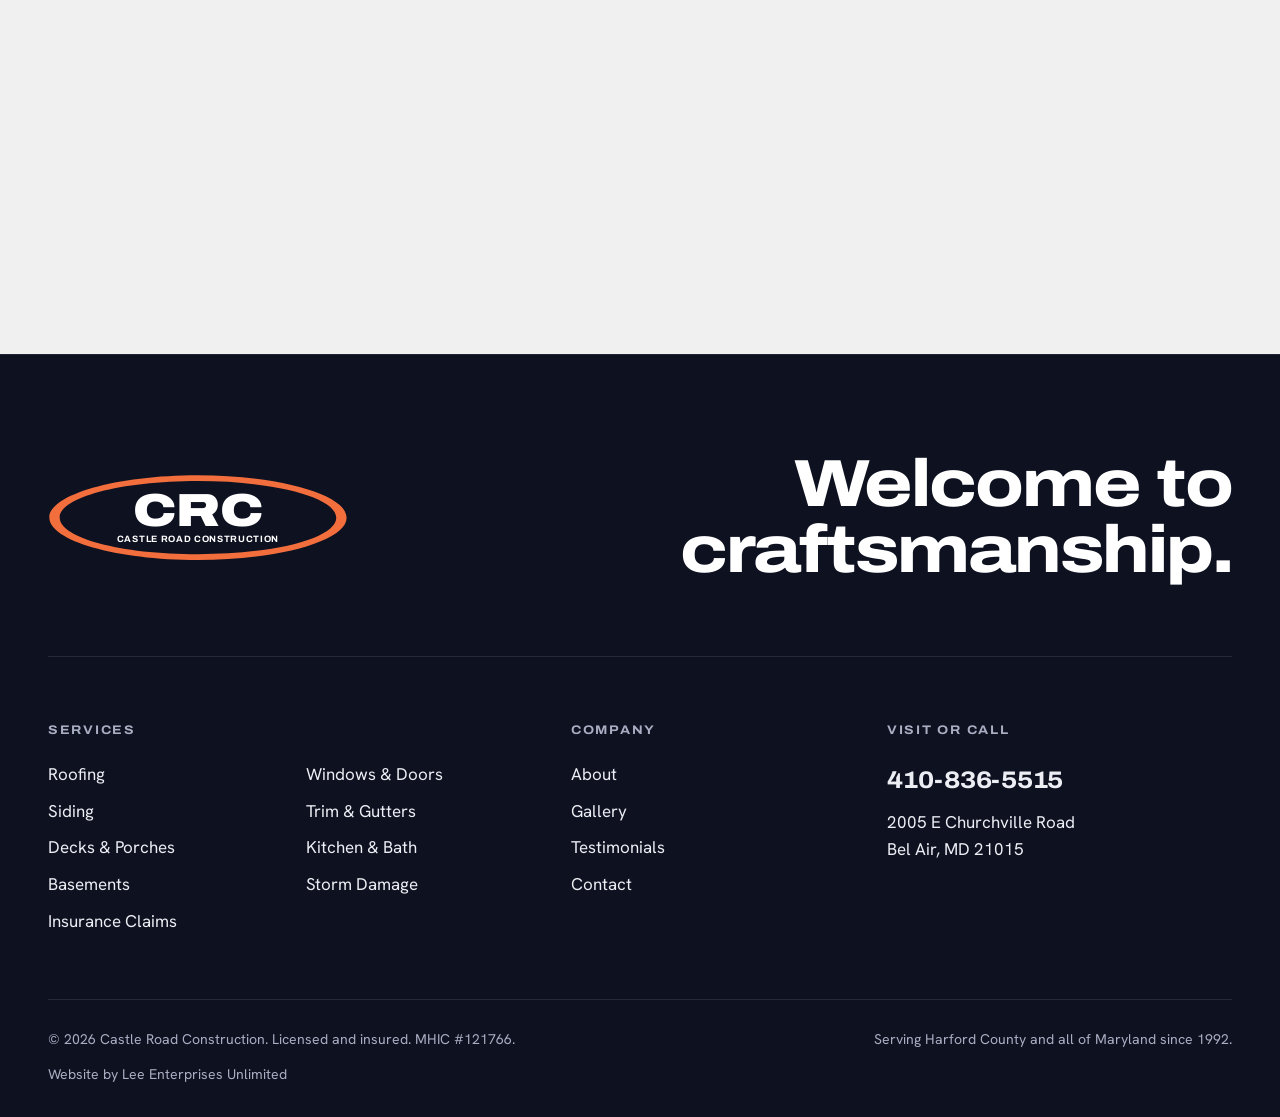
<file: contact.html>
<!doctype html>
<html lang="en">
<head>
<meta charset="utf-8">
<meta name="viewport" content="width=device-width, initial-scale=1">

<title>Contact | Free Estimates from Castle Road Construction, Bel Air MD</title>
<meta name="description" content="Call 410-836-5515 or send a message for a free consultation. Castle Road Construction, 2005 E Churchville Road, Bel Air, MD 21015.">
<link rel="canonical" href="https://www.castleroadconst.com/contact">
<meta name="theme-color" content="#12162B">
<meta property="og:type" content="website">
<meta property="og:site_name" content="Castle Road Construction">
<meta property="og:title" content="Contact | Free Estimates from Castle Road Construction, Bel Air MD">
<meta property="og:description" content="Call 410-836-5515 or send a message for a free consultation. Castle Road Construction, 2005 E Churchville Road, Bel Air, MD 21015.">
<meta property="og:url" content="https://www.castleroadconst.com/contact">
<meta property="og:image" content="https://www.castleroadconst.com/assets/img/work-cape-porch-1280.webp">
<meta name="twitter:card" content="summary_large_image">
<link rel="icon" href="assets/favicon.svg" type="image/svg+xml">
<link rel="preload" href="assets/fonts/archivo-var.woff2" as="font" type="font/woff2" crossorigin>
<link rel="preload" href="assets/fonts/hanken-var.woff2" as="font" type="font/woff2" crossorigin>
<link rel="stylesheet" href="assets/css/styles.css">
<script type="application/ld+json">{"@context":"https://schema.org","@type":"RoofingContractor","name":"Castle Road Construction","url":"https://www.castleroadconst.com","telephone":"+1-410-836-5515","foundingDate":"1992","image":"https://www.castleroadconst.com/assets/img/work-new-build-dusk-1280.webp","logo":"https://www.castleroadconst.com/assets/favicon.svg","address":{"@type":"PostalAddress","streetAddress":"2005 E Churchville Road","addressLocality":"Bel Air","addressRegion":"MD","postalCode":"21015","addressCountry":"US"},"areaServed":[{"@type":"AdministrativeArea","name":"Harford County, MD"},{"@type":"State","name":"Maryland"}],"hasOfferCatalog":{"@type":"OfferCatalog","name":"Home improvement services","itemListElement":[{"@type":"Offer","itemOffered":{"@type":"Service","name":"Roofing"}},{"@type":"Offer","itemOffered":{"@type":"Service","name":"Windows and Doors"}},{"@type":"Offer","itemOffered":{"@type":"Service","name":"Siding"}},{"@type":"Offer","itemOffered":{"@type":"Service","name":"Trim and Gutters"}},{"@type":"Offer","itemOffered":{"@type":"Service","name":"Decks and Porches"}},{"@type":"Offer","itemOffered":{"@type":"Service","name":"Kitchen and Bathroom Remodeling"}},{"@type":"Offer","itemOffered":{"@type":"Service","name":"Basement Remodeling"}},{"@type":"Offer","itemOffered":{"@type":"Service","name":"Storm Damage Repair"}},{"@type":"Offer","itemOffered":{"@type":"Service","name":"Insurance Claims"}}]}}</script>
<script>document.documentElement.classList.add('js')</script>
</head>
<body class="page-contact">
<svg xmlns="http://www.w3.org/2000/svg" style="display:none"><symbol id="i-arrow-left" viewBox="0 0 256 256"><path d="M224,128a8,8,0,0,1-8,8H59.31l58.35,58.34a8,8,0,0,1-11.32,11.32l-72-72a8,8,0,0,1,0-11.32l72-72a8,8,0,0,1,11.32,11.32L59.31,120H216A8,8,0,0,1,224,128Z"/></symbol><symbol id="i-arrow-right" viewBox="0 0 256 256"><path d="M221.66,133.66l-72,72a8,8,0,0,1-11.32-11.32L196.69,136H40a8,8,0,0,1,0-16H196.69L138.34,61.66a8,8,0,0,1,11.32-11.32l72,72A8,8,0,0,1,221.66,133.66Z"/></symbol><symbol id="i-arrow-up-right" viewBox="0 0 256 256"><path d="M200,64V168a8,8,0,0,1-16,0V83.31L69.66,197.66a8,8,0,0,1-11.32-11.32L172.69,72H88a8,8,0,0,1,0-16H192A8,8,0,0,1,200,64Z"/></symbol><symbol id="i-bathtub" viewBox="0 0 256 256"><path d="M240,96H208a8,8,0,0,0-8-8H136a8,8,0,0,0-8,8H64V52A12,12,0,0,1,76,40a12.44,12.44,0,0,1,12.16,9.59,8,8,0,0,0,15.68-3.18A28.32,28.32,0,0,0,76,24,28,28,0,0,0,48,52V96H16a8,8,0,0,0-8,8v40a56.06,56.06,0,0,0,56,56v16a8,8,0,0,0,16,0V200h96v16a8,8,0,0,0,16,0V200a56.06,56.06,0,0,0,56-56V104A8,8,0,0,0,240,96Zm-48,8v32H144V104Zm40,40a40,40,0,0,1-40,40H64a40,40,0,0,1-40-40V112H128v32a8,8,0,0,0,8,8h64a8,8,0,0,0,8-8V112h24Z"/></symbol><symbol id="i-broom" viewBox="0 0 256 256"><path d="M235.5,216.81c-22.56-11-35.5-34.58-35.5-64.8V134.73a15.94,15.94,0,0,0-10.09-14.87L165,110a8,8,0,0,1-4.48-10.34l21.32-53a28,28,0,0,0-16.1-37,28.14,28.14,0,0,0-35.82,16,.61.61,0,0,0,0,.12L108.9,79a8,8,0,0,1-10.37,4.49L73.11,73.14A15.89,15.89,0,0,0,55.74,76.8C34.68,98.45,24,123.75,24,152a111.45,111.45,0,0,0,31.18,77.53A8,8,0,0,0,61,232H232a8,8,0,0,0,3.5-15.19ZM67.14,88l25.41,10.3a24,24,0,0,0,31.23-13.45l21-53c2.56-6.11,9.47-9.27,15.43-7a12,12,0,0,1,6.88,15.92L145.69,93.76a24,24,0,0,0,13.43,31.14L184,134.73V152c0,.33,0,.66,0,1L55.77,101.71A108.84,108.84,0,0,1,67.14,88Zm48,128a87.53,87.53,0,0,1-24.34-42,8,8,0,0,0-15.49,4,105.16,105.16,0,0,0,18.36,38H64.44A95.54,95.54,0,0,1,40,152a85.9,85.9,0,0,1,7.73-36.29l137.8,55.12c3,18,10.56,33.48,21.89,45.16Z"/></symbol><symbol id="i-calendar-check" viewBox="0 0 256 256"><path d="M208,32H184V24a8,8,0,0,0-16,0v8H88V24a8,8,0,0,0-16,0v8H48A16,16,0,0,0,32,48V208a16,16,0,0,0,16,16H208a16,16,0,0,0,16-16V48A16,16,0,0,0,208,32ZM72,48v8a8,8,0,0,0,16,0V48h80v8a8,8,0,0,0,16,0V48h24V80H48V48ZM208,208H48V96H208V208Zm-38.34-85.66a8,8,0,0,1,0,11.32l-48,48a8,8,0,0,1-11.32,0l-24-24a8,8,0,0,1,11.32-11.32L116,164.69l42.34-42.35A8,8,0,0,1,169.66,122.34Z"/></symbol><symbol id="i-caret-down" viewBox="0 0 256 256"><path d="M213.66,101.66l-80,80a8,8,0,0,1-11.32,0l-80-80A8,8,0,0,1,53.66,90.34L128,164.69l74.34-74.35a8,8,0,0,1,11.32,11.32Z"/></symbol><symbol id="i-certificate" viewBox="0 0 256 256"><path d="M128,136a8,8,0,0,1-8,8H72a8,8,0,0,1,0-16h48A8,8,0,0,1,128,136Zm-8-40H72a8,8,0,0,0,0,16h48a8,8,0,0,0,0-16Zm112,65.47V224A8,8,0,0,1,220,231l-24-13.74L172,231A8,8,0,0,1,160,224V200H40a16,16,0,0,1-16-16V56A16,16,0,0,1,40,40H216a16,16,0,0,1,16,16V86.53a51.88,51.88,0,0,1,0,74.94ZM160,184V161.47A52,52,0,0,1,216,76V56H40V184Zm56-12a51.88,51.88,0,0,1-40,0v38.22l16-9.16a8,8,0,0,1,7.94,0l16,9.16Zm16-48a36,36,0,1,0-36,36A36,36,0,0,0,232,124Z"/></symbol><symbol id="i-check-circle" viewBox="0 0 256 256"><path d="M173.66,98.34a8,8,0,0,1,0,11.32l-56,56a8,8,0,0,1-11.32,0l-24-24a8,8,0,0,1,11.32-11.32L112,148.69l50.34-50.35A8,8,0,0,1,173.66,98.34ZM232,128A104,104,0,1,1,128,24,104.11,104.11,0,0,1,232,128Zm-16,0a88,88,0,1,0-88,88A88.1,88.1,0,0,0,216,128Z"/></symbol><symbol id="i-check" viewBox="0 0 256 256"><path d="M229.66,77.66l-128,128a8,8,0,0,1-11.32,0l-56-56a8,8,0,0,1,11.32-11.32L96,188.69,218.34,66.34a8,8,0,0,1,11.32,11.32Z"/></symbol><symbol id="i-clipboard-text" viewBox="0 0 256 256"><path d="M168,152a8,8,0,0,1-8,8H96a8,8,0,0,1,0-16h64A8,8,0,0,1,168,152Zm-8-40H96a8,8,0,0,0,0,16h64a8,8,0,0,0,0-16Zm56-64V216a16,16,0,0,1-16,16H56a16,16,0,0,1-16-16V48A16,16,0,0,1,56,32H92.26a47.92,47.92,0,0,1,71.48,0H200A16,16,0,0,1,216,48ZM96,64h64a32,32,0,0,0-64,0ZM200,48H173.25A47.93,47.93,0,0,1,176,64v8a8,8,0,0,1-8,8H88a8,8,0,0,1-8-8V64a47.93,47.93,0,0,1,2.75-16H56V216H200Z"/></symbol><symbol id="i-cloud-lightning" viewBox="0 0 256 256"><path d="M156,16A76.2,76.2,0,0,0,84.92,64.76,53.26,53.26,0,0,0,76,64a52,52,0,0,0,0,104h37.87L97.14,195.88A8,8,0,0,0,104,208h25.87l-16.73,27.88a8,8,0,0,0,13.72,8.24l24-40A8,8,0,0,0,144,192H118.13l14.4-24H156a76,76,0,0,0,0-152Zm0,136H76a36,36,0,0,1,0-72,38.11,38.11,0,0,1,4.78.31q-.56,3.57-.77,7.23a8,8,0,0,0,16,.92A60.06,60.06,0,1,1,156,152Z"/></symbol><symbol id="i-cooking-pot" viewBox="0 0 256 256"><path d="M88,48V16a8,8,0,0,1,16,0V48a8,8,0,0,1-16,0Zm40,8a8,8,0,0,0,8-8V16a8,8,0,0,0-16,0V48A8,8,0,0,0,128,56Zm32,0a8,8,0,0,0,8-8V16a8,8,0,0,0-16,0V48A8,8,0,0,0,160,56Zm92.8,46.4L224,124v60a32,32,0,0,1-32,32H64a32,32,0,0,1-32-32V124L3.2,102.4a8,8,0,0,1,9.6-12.8L32,104V80a8,8,0,0,1,8-8H216a8,8,0,0,1,8,8v24l19.2-14.4a8,8,0,0,1,9.6,12.8ZM208,88H48v96a16,16,0,0,0,16,16H192a16,16,0,0,0,16-16Z"/></symbol><symbol id="i-door" viewBox="0 0 256 256"><path d="M232,216H208V40a16,16,0,0,0-16-16H64A16,16,0,0,0,48,40V216H24a8,8,0,0,0,0,16H232a8,8,0,0,0,0-16ZM64,40H192V216H64Zm104,92a12,12,0,1,1-12-12A12,12,0,0,1,168,132Z"/></symbol><symbol id="i-drop" viewBox="0 0 256 256"><path d="M174,47.75a254.19,254.19,0,0,0-41.45-38.3,8,8,0,0,0-9.18,0A254.19,254.19,0,0,0,82,47.75C54.51,79.32,40,112.6,40,144a88,88,0,0,0,176,0C216,112.6,201.49,79.32,174,47.75ZM128,216a72.08,72.08,0,0,1-72-72c0-57.23,55.47-105,72-118,16.53,13,72,60.75,72,118A72.08,72.08,0,0,1,128,216Zm55.89-62.66a57.6,57.6,0,0,1-46.56,46.55A8.75,8.75,0,0,1,136,200a8,8,0,0,1-1.32-15.89c16.57-2.79,30.63-16.85,33.44-33.45a8,8,0,0,1,15.78,2.68Z"/></symbol><symbol id="i-envelope-simple" viewBox="0 0 256 256"><path d="M224,48H32a8,8,0,0,0-8,8V192a16,16,0,0,0,16,16H216a16,16,0,0,0,16-16V56A8,8,0,0,0,224,48ZM203.43,64,128,133.15,52.57,64ZM216,192H40V74.19l82.59,75.71a8,8,0,0,0,10.82,0L216,74.19V192Z"/></symbol><symbol id="i-facebook-logo" viewBox="0 0 256 256"><path d="M128,24A104,104,0,1,0,232,128,104.11,104.11,0,0,0,128,24Zm8,191.63V152h24a8,8,0,0,0,0-16H136V112a16,16,0,0,1,16-16h16a8,8,0,0,0,0-16H152a32,32,0,0,0-32,32v24H96a8,8,0,0,0,0,16h24v63.63a88,88,0,1,1,16,0Z"/></symbol><symbol id="i-files" viewBox="0 0 256 256"><path d="M213.66,66.34l-40-40A8,8,0,0,0,168,24H88A16,16,0,0,0,72,40V56H56A16,16,0,0,0,40,72V216a16,16,0,0,0,16,16H168a16,16,0,0,0,16-16V200h16a16,16,0,0,0,16-16V72A8,8,0,0,0,213.66,66.34ZM168,216H56V72h76.69L168,107.31v84.53c0,.06,0,.11,0,.16s0,.1,0,.16V216Zm32-32H184V104a8,8,0,0,0-2.34-5.66l-40-40A8,8,0,0,0,136,56H88V40h76.69L200,75.31Zm-56-32a8,8,0,0,1-8,8H88a8,8,0,0,1,0-16h48A8,8,0,0,1,144,152Zm0,32a8,8,0,0,1-8,8H88a8,8,0,0,1,0-16h48A8,8,0,0,1,144,184Z"/></symbol><symbol id="i-frame-corners" viewBox="0 0 256 256"><path d="M200,80v32a8,8,0,0,1-16,0V88H160a8,8,0,0,1,0-16h32A8,8,0,0,1,200,80ZM96,168H72V144a8,8,0,0,0-16,0v32a8,8,0,0,0,8,8H96a8,8,0,0,0,0-16ZM232,56V200a16,16,0,0,1-16,16H40a16,16,0,0,1-16-16V56A16,16,0,0,1,40,40H216A16,16,0,0,1,232,56ZM216,200V56H40V200H216Z"/></symbol><symbol id="i-hammer" viewBox="0 0 256 256"><path d="M251.34,112,183.88,44.08a96.1,96.1,0,0,0-135.77,0l-.09.09L34.25,58.4A8,8,0,0,0,45.74,69.53L59.47,55.35a79.92,79.92,0,0,1,18.71-13.9L124.68,88l-96,96a16,16,0,0,0,0,22.63l20.69,20.69a16,16,0,0,0,22.63,0l96-96,14.34,14.34h0L200,163.3a16,16,0,0,0,22.63,0l28.69-28.69A16,16,0,0,0,251.34,112ZM60.68,216,40,195.31l68-68L128.68,148ZM162.34,114.32,140,136.67,119.31,116l22.35-22.35a8,8,0,0,0,0-11.32L94.32,35a80,80,0,0,1,78.23,20.41l44.22,44.51L188,128.66l-14.34-14.34A8,8,0,0,0,162.34,114.32Zm49,37.66-12-12L228,111.25l12,12Z"/></symbol><symbol id="i-handshake" viewBox="0 0 256 256"><path d="M254.3,107.91,228.78,56.85a16,16,0,0,0-21.47-7.15L182.44,62.13,130.05,48.27a8.14,8.14,0,0,0-4.1,0L73.56,62.13,48.69,49.7a16,16,0,0,0-21.47,7.15L1.7,107.9a16,16,0,0,0,7.15,21.47l27,13.51,55.49,39.63a8.06,8.06,0,0,0,2.71,1.25l64,16a8,8,0,0,0,7.6-2.1l55.07-55.08,26.42-13.21a16,16,0,0,0,7.15-21.46Zm-54.89,33.37L165,113.72a8,8,0,0,0-10.68.61C136.51,132.27,116.66,130,104,122L147.24,80h31.81l27.21,54.41ZM41.53,64,62,74.22,36.43,125.27,16,115.06Zm116,119.13L99.42,168.61l-49.2-35.14,28-56L128,64.28l9.8,2.59-45,43.68-.08.09a16,16,0,0,0,2.72,24.81c20.56,13.13,45.37,11,64.91-5L188,152.66Zm62-57.87-25.52-51L214.47,64,240,115.06Zm-87.75,92.67a8,8,0,0,1-7.75,6.06,8.13,8.13,0,0,1-1.95-.24L80.41,213.33a7.89,7.89,0,0,1-2.71-1.25L51.35,193.26a8,8,0,0,1,9.3-13l25.11,17.94L126,208.24A8,8,0,0,1,131.82,217.94Z"/></symbol><symbol id="i-house-line" viewBox="0 0 256 256"><path d="M240,208H224V136l2.34,2.34A8,8,0,0,0,237.66,127L139.31,28.68a16,16,0,0,0-22.62,0L18.34,127a8,8,0,0,0,11.32,11.31L32,136v72H16a8,8,0,0,0,0,16H240a8,8,0,0,0,0-16ZM48,120l80-80,80,80v88H160V152a8,8,0,0,0-8-8H104a8,8,0,0,0-8,8v56H48Zm96,88H112V160h32Z"/></symbol><symbol id="i-images-square" viewBox="0 0 256 256"><path d="M208,32H80A16,16,0,0,0,64,48V64H48A16,16,0,0,0,32,80V208a16,16,0,0,0,16,16H176a16,16,0,0,0,16-16V192h16a16,16,0,0,0,16-16V48A16,16,0,0,0,208,32ZM80,48H208v69.38l-16.7-16.7a16,16,0,0,0-22.62,0L93.37,176H80Zm96,160H48V80H64v96a16,16,0,0,0,16,16h96Zm32-32H116l64-64,28,28v36Zm-88-64A24,24,0,1,0,96,88,24,24,0,0,0,120,112Zm0-32a8,8,0,1,1-8,8A8,8,0,0,1,120,80Z"/></symbol><symbol id="i-list" viewBox="0 0 256 256"><path d="M224,128a8,8,0,0,1-8,8H40a8,8,0,0,1,0-16H216A8,8,0,0,1,224,128ZM40,72H216a8,8,0,0,0,0-16H40a8,8,0,0,0,0,16ZM216,184H40a8,8,0,0,0,0,16H216a8,8,0,0,0,0-16Z"/></symbol><symbol id="i-magnifying-glass-plus" viewBox="0 0 256 256"><path d="M152,112a8,8,0,0,1-8,8H120v24a8,8,0,0,1-16,0V120H80a8,8,0,0,1,0-16h24V80a8,8,0,0,1,16,0v24h24A8,8,0,0,1,152,112Zm77.66,117.66a8,8,0,0,1-11.32,0l-50.06-50.07a88.11,88.11,0,1,1,11.31-11.31l50.07,50.06A8,8,0,0,1,229.66,229.66ZM112,184a72,72,0,1,0-72-72A72.08,72.08,0,0,0,112,184Z"/></symbol><symbol id="i-map-pin" viewBox="0 0 256 256"><path d="M128,64a40,40,0,1,0,40,40A40,40,0,0,0,128,64Zm0,64a24,24,0,1,1,24-24A24,24,0,0,1,128,128Zm0-112a88.1,88.1,0,0,0-88,88c0,31.4,14.51,64.68,42,96.25a254.19,254.19,0,0,0,41.45,38.3,8,8,0,0,0,9.18,0A254.19,254.19,0,0,0,174,200.25c27.45-31.57,42-64.85,42-96.25A88.1,88.1,0,0,0,128,16Zm0,206c-16.53-13-72-60.75-72-118a72,72,0,0,1,144,0C200,161.23,144.53,209,128,222Z"/></symbol><symbol id="i-medal" viewBox="0 0 256 256"><path d="M216,96A88,88,0,1,0,72,163.83V240a8,8,0,0,0,11.58,7.16L128,225l44.43,22.21A8.07,8.07,0,0,0,176,248a8,8,0,0,0,8-8V163.83A87.85,87.85,0,0,0,216,96ZM56,96a72,72,0,1,1,72,72A72.08,72.08,0,0,1,56,96ZM168,227.06l-36.43-18.21a8,8,0,0,0-7.16,0L88,227.06V174.37a87.89,87.89,0,0,0,80,0ZM128,152A56,56,0,1,0,72,96,56.06,56.06,0,0,0,128,152Zm0-96A40,40,0,1,1,88,96,40,40,0,0,1,128,56Z"/></symbol><symbol id="i-paint-roller" viewBox="0 0 256 256"><path d="M232,88H216V64a16,16,0,0,0-16-16H48A16,16,0,0,0,32,64V88H16a8,8,0,0,0,0,16H32v24a16,16,0,0,0,16,16H200a16,16,0,0,0,16-16V104h16v50L131.6,182.65A16.07,16.07,0,0,0,120,198v34a8,8,0,0,0,16,0V198l100.4-28.68A16.07,16.07,0,0,0,248,154V104A16,16,0,0,0,232,88Zm-32,40H48V64H200v64Z"/></symbol><symbol id="i-phone" viewBox="0 0 256 256"><path d="M222.37,158.46l-47.11-21.11-.13-.06a16,16,0,0,0-15.17,1.4,8.12,8.12,0,0,0-.75.56L134.87,160c-15.42-7.49-31.34-23.29-38.83-38.51l20.78-24.71c.2-.25.39-.5.57-.77a16,16,0,0,0,1.32-15.06l0-.12L97.54,33.64a16,16,0,0,0-16.62-9.52A56.26,56.26,0,0,0,32,80c0,79.4,64.6,144,144,144a56.26,56.26,0,0,0,55.88-48.92A16,16,0,0,0,222.37,158.46ZM176,208A128.14,128.14,0,0,1,48,80,40.2,40.2,0,0,1,82.87,40a.61.61,0,0,0,0,.12l21,47L83.2,111.86a6.13,6.13,0,0,0-.57.77,16,16,0,0,0-1,15.7c9.06,18.53,27.73,37.06,46.46,46.11a16,16,0,0,0,15.75-1.14,8.44,8.44,0,0,0,.74-.56L168.89,152l47,21.05h0s.08,0,.11,0A40.21,40.21,0,0,1,176,208Z"/></symbol><symbol id="i-plus" viewBox="0 0 256 256"><path d="M224,128a8,8,0,0,1-8,8H136v80a8,8,0,0,1-16,0V136H40a8,8,0,0,1,0-16h80V40a8,8,0,0,1,16,0v80h80A8,8,0,0,1,224,128Z"/></symbol><symbol id="i-quotes" viewBox="0 0 256 256"><path d="M100,56H40A16,16,0,0,0,24,72v64a16,16,0,0,0,16,16h60v8a32,32,0,0,1-32,32,8,8,0,0,0,0,16,48.05,48.05,0,0,0,48-48V72A16,16,0,0,0,100,56Zm0,80H40V72h60ZM216,56H156a16,16,0,0,0-16,16v64a16,16,0,0,0,16,16h60v8a32,32,0,0,1-32,32,8,8,0,0,0,0,16,48.05,48.05,0,0,0,48-48V72A16,16,0,0,0,216,56Zm0,80H156V72h60Z"/></symbol><symbol id="i-ruler" viewBox="0 0 256 256"><path d="M235.32,73.37,182.63,20.69a16,16,0,0,0-22.63,0L20.68,160a16,16,0,0,0,0,22.63l52.69,52.68a16,16,0,0,0,22.63,0L235.32,96A16,16,0,0,0,235.32,73.37ZM84.68,224,32,171.31l32-32,26.34,26.35a8,8,0,0,0,11.32-11.32L75.31,128,96,107.31l26.34,26.35a8,8,0,0,0,11.32-11.32L107.31,96,128,75.31l26.34,26.35a8,8,0,0,0,11.32-11.32L139.31,64l32-32L224,84.69Z"/></symbol><symbol id="i-seal-check" viewBox="0 0 256 256"><path d="M225.86,102.82c-3.77-3.94-7.67-8-9.14-11.57-1.36-3.27-1.44-8.69-1.52-13.94-.15-9.76-.31-20.82-8-28.51s-18.75-7.85-28.51-8c-5.25-.08-10.67-.16-13.94-1.52-3.56-1.47-7.63-5.37-11.57-9.14C146.28,23.51,138.44,16,128,16s-18.27,7.51-25.18,14.14c-3.94,3.77-8,7.67-11.57,9.14C88,40.64,82.56,40.72,77.31,40.8c-9.76.15-20.82.31-28.51,8S41,67.55,40.8,77.31c-.08,5.25-.16,10.67-1.52,13.94-1.47,3.56-5.37,7.63-9.14,11.57C23.51,109.72,16,117.56,16,128s7.51,18.27,14.14,25.18c3.77,3.94,7.67,8,9.14,11.57,1.36,3.27,1.44,8.69,1.52,13.94.15,9.76.31,20.82,8,28.51s18.75,7.85,28.51,8c5.25.08,10.67.16,13.94,1.52,3.56,1.47,7.63,5.37,11.57,9.14C109.72,232.49,117.56,240,128,240s18.27-7.51,25.18-14.14c3.94-3.77,8-7.67,11.57-9.14,3.27-1.36,8.69-1.44,13.94-1.52,9.76-.15,20.82-.31,28.51-8s7.85-18.75,8-28.51c.08-5.25.16-10.67,1.52-13.94,1.47-3.56,5.37-7.63,9.14-11.57C232.49,146.28,240,138.44,240,128S232.49,109.73,225.86,102.82Zm-11.55,39.29c-4.79,5-9.75,10.17-12.38,16.52-2.52,6.1-2.63,13.07-2.73,19.82-.1,7-.21,14.33-3.32,17.43s-10.39,3.22-17.43,3.32c-6.75.1-13.72.21-19.82,2.73-6.35,2.63-11.52,7.59-16.52,12.38S132,224,128,224s-9.15-4.92-14.11-9.69-10.17-9.75-16.52-12.38c-6.1-2.52-13.07-2.63-19.82-2.73-7-.1-14.33-.21-17.43-3.32s-3.22-10.39-3.32-17.43c-.1-6.75-.21-13.72-2.73-19.82-2.63-6.35-7.59-11.52-12.38-16.52S32,132,32,128s4.92-9.15,9.69-14.11,9.75-10.17,12.38-16.52c2.52-6.1,2.63-13.07,2.73-19.82.1-7,.21-14.33,3.32-17.43S70.51,56.9,77.55,56.8c6.75-.1,13.72-.21,19.82-2.73,6.35-2.63,11.52-7.59,16.52-12.38S124,32,128,32s9.15,4.92,14.11,9.69,10.17,9.75,16.52,12.38c6.1,2.52,13.07,2.63,19.82,2.73,7,.1,14.33.21,17.43,3.32s3.22,10.39,3.32,17.43c.1,6.75.21,13.72,2.73,19.82,2.63,6.35,7.59,11.52,12.38,16.52S224,124,224,128,219.08,137.15,214.31,142.11ZM173.66,98.34a8,8,0,0,1,0,11.32l-56,56a8,8,0,0,1-11.32,0l-24-24a8,8,0,0,1,11.32-11.32L112,148.69l50.34-50.35A8,8,0,0,1,173.66,98.34Z"/></symbol><symbol id="i-shield-check" viewBox="0 0 256 256"><path d="M208,40H48A16,16,0,0,0,32,56v56c0,52.72,25.52,84.67,46.93,102.19,23.06,18.86,46,25.26,47,25.53a8,8,0,0,0,4.2,0c1-.27,23.91-6.67,47-25.53C198.48,196.67,224,164.72,224,112V56A16,16,0,0,0,208,40Zm0,72c0,37.07-13.66,67.16-40.6,89.42A129.3,129.3,0,0,1,128,223.62a128.25,128.25,0,0,1-38.92-21.81C61.82,179.51,48,149.3,48,112l0-56,160,0ZM82.34,141.66a8,8,0,0,1,11.32-11.32L112,148.69l50.34-50.35a8,8,0,0,1,11.32,11.32l-56,56a8,8,0,0,1-11.32,0Z"/></symbol><symbol id="i-stack" viewBox="0 0 256 256"><path d="M230.91,172A8,8,0,0,1,228,182.91l-96,56a8,8,0,0,1-8.06,0l-96-56A8,8,0,0,1,36,169.09l92,53.65,92-53.65A8,8,0,0,1,230.91,172ZM220,121.09l-92,53.65L36,121.09A8,8,0,0,0,28,134.91l96,56a8,8,0,0,0,8.06,0l96-56A8,8,0,1,0,220,121.09ZM24,80a8,8,0,0,1,4-6.91l96-56a8,8,0,0,1,8.06,0l96,56a8,8,0,0,1,0,13.82l-96,56a8,8,0,0,1-8.06,0l-96-56A8,8,0,0,1,24,80Zm23.88,0L128,126.74,208.12,80,128,33.26Z"/></symbol><symbol id="i-stairs" viewBox="0 0 256 256"><path d="M200,24H56A16,16,0,0,0,40,40V216a16,16,0,0,0,16,16H200a16,16,0,0,0,16-16V40A16,16,0,0,0,200,24ZM152,144h48v24H112V144Zm8-16V104h40v24Zm40-88V88H152a8,8,0,0,0-8,8v32H104a8,8,0,0,0-8,8v32H56V40Zm0,176H56V184H200v32Z"/></symbol><symbol id="i-star" viewBox="0 0 256 256"><path d="M239.18,97.26A16.38,16.38,0,0,0,224.92,86l-59-4.76L143.14,26.15a16.36,16.36,0,0,0-30.27,0L90.11,81.23,31.08,86a16.46,16.46,0,0,0-9.37,28.86l45,38.83L53,211.75a16.38,16.38,0,0,0,24.5,17.82L128,198.49l50.53,31.08A16.4,16.4,0,0,0,203,211.75l-13.76-58.07,45-38.83A16.43,16.43,0,0,0,239.18,97.26Zm-15.34,5.47-48.7,42a8,8,0,0,0-2.56,7.91l14.88,62.8a.37.37,0,0,1-.17.48c-.18.14-.23.11-.38,0l-54.72-33.65a8,8,0,0,0-8.38,0L69.09,215.94c-.15.09-.19.12-.38,0a.37.37,0,0,1-.17-.48l14.88-62.8a8,8,0,0,0-2.56-7.91l-48.7-42c-.12-.1-.23-.19-.13-.5s.18-.27.33-.29l63.92-5.16A8,8,0,0,0,103,91.86l24.62-59.61c.08-.17.11-.25.35-.25s.27.08.35.25L153,91.86a8,8,0,0,0,6.75,4.92l63.92,5.16c.15,0,.24,0,.33.29S224,102.63,223.84,102.73Z"/></symbol><symbol id="i-toolbox" viewBox="0 0 256 256"><path d="M224,64H176V56a24,24,0,0,0-24-24H104A24,24,0,0,0,80,56v8H32A16,16,0,0,0,16,80V192a16,16,0,0,0,16,16H224a16,16,0,0,0,16-16V80A16,16,0,0,0,224,64ZM96,56a8,8,0,0,1,8-8h48a8,8,0,0,1,8,8v8H96ZM224,80v32H192v-8a8,8,0,0,0-16,0v8H80v-8a8,8,0,0,0-16,0v8H32V80Zm0,112H32V128H64v8a8,8,0,0,0,16,0v-8h96v8a8,8,0,0,0,16,0v-8h32v64Z"/></symbol><symbol id="i-umbrella-simple" viewBox="0 0 256 256"><path d="M240,126.63A112.44,112.44,0,0,0,51.75,53.75a111.56,111.56,0,0,0-35.7,72.88A16,16,0,0,0,32,144h88v56a32,32,0,0,0,64,0,8,8,0,0,0-16,0,16,16,0,0,1-32,0V144h88a16,16,0,0,0,16-17.37ZM32,128l0,0A96.43,96.43,0,0,1,193.4,65.52,95.32,95.32,0,0,1,224,128Z"/></symbol><symbol id="i-warning-circle" viewBox="0 0 256 256"><path d="M128,24A104,104,0,1,0,232,128,104.11,104.11,0,0,0,128,24Zm0,192a88,88,0,1,1,88-88A88.1,88.1,0,0,1,128,216Zm-8-80V80a8,8,0,0,1,16,0v56a8,8,0,0,1-16,0Zm20,36a12,12,0,1,1-12-12A12,12,0,0,1,140,172Z"/></symbol><symbol id="i-x" viewBox="0 0 256 256"><path d="M205.66,194.34a8,8,0,0,1-11.32,11.32L128,139.31,61.66,205.66a8,8,0,0,1-11.32-11.32L116.69,128,50.34,61.66A8,8,0,0,1,61.66,50.34L128,116.69l66.34-66.35a8,8,0,0,1,11.32,11.32L139.31,128Z"/></symbol></svg>
<a class="skip-link" href="#main">Skip to content</a>
<div class="header-sentinel" aria-hidden="true"></div>
<header class="site-header" data-header>
  <div class="container header-inner">
    <a class="logo" href="index.html" aria-label="Castle Road Construction home">
      <svg class="logo-mark" viewBox="0 0 220 64" aria-hidden="true" focusable="false">
  <path class="logo-ring" fill-rule="evenodd" d="M110 1C49.8 1 1 15.3 1 32s48.8 31 109 31 109-14.3 109-31S170.2 1 110 1Zm0 4.2c57.3 0 101.4 12.2 101.4 26.8S167.3 58.8 110 58.8 8.6 46.6 8.6 32 52.7 5.2 110 5.2Z"/>
  <text class="logo-crc" x="110" y="42.5" text-anchor="middle">CRC</text>
</svg>
      <span class="logo-word">Castle Road<br>Construction</span>
    </a>
    <nav class="nav" aria-label="Primary">
      <ul><li><a href="index.html">Home</a></li><li><a href="about.html">About</a></li><li><a href="services.html">Services</a></li><li><a href="gallery.html">Gallery</a></li><li><a href="contact.html" aria-current="page">Contact</a></li></ul>
    </nav>
    <div class="header-actions">
      <a class="header-phone" href="tel:+14108365515"><svg class="icon" aria-hidden="true" focusable="false"><use href="#i-phone"/></svg><span>410-836-5515</span></a>
      <a class="btn btn--accent btn--sm header-cta" href="contact.html">Get a free estimate</a>
      <button class="menu-toggle" type="button" aria-expanded="false" aria-controls="mobile-menu" data-menu-toggle>
        <span class="sr-only">Open menu</span>
        <span class="menu-bars" aria-hidden="true"><span></span><span></span></span>
      </button>
    </div>
  </div>
</header>
<div class="mobile-menu" id="mobile-menu" data-menu hidden>
  <div class="container mobile-menu-inner">
    <ul class="mobile-links"><li style="--i:0"><a href="index.html">Home</a></li><li style="--i:1"><a href="about.html">About</a></li><li style="--i:2"><a href="services.html">Services</a></li><li style="--i:3"><a href="gallery.html">Gallery</a></li><li style="--i:4"><a href="contact.html" aria-current="page">Contact</a></li></ul>
    <div class="mobile-menu-foot">
      <a class="btn btn--accent btn--block" href="contact.html">Get a free estimate <svg class="icon" aria-hidden="true" focusable="false"><use href="#i-arrow-right"/></svg></a>
      <a class="btn btn--ghost btn--block" href="tel:+14108365515"><svg class="icon" aria-hidden="true" focusable="false"><use href="#i-phone"/></svg> Call 410-836-5515</a>
      <p>2005 E Churchville Road, Bel Air, MD 21015<br>MHIC #121766</p>
    </div>
  </div>
</div>
<main id="main">
<section class="page-hero" aria-labelledby="page-title">
  <div class="container">
    <div class="page-hero-grid">
      <div>
        <p class="eyebrow" data-hero-in style="--d:0">Contact</p>
        <h1 class="page-title" id="page-title" data-hero-in style="--d:1">Get a free estimate.</h1>
      </div>
      <p class="lede" data-hero-in style="--d:2">Please write to us or give us a call. We're always happy to provide a free consultation and help with any questions you have.</p>
    </div>
  </div>
</section>

<section class="section" style="padding-top:clamp(3rem,6vw,5rem)" aria-label="Contact form and details">
  <div class="container contact-grid">
    <form class="form card-form" name="contact" method="POST" action="contact.html" data-netlify="true" netlify-honeypot="bot-field" data-form novalidate data-reveal>
      <input type="hidden" name="form-name" value="contact">
      <p class="hp"><label>Leave this empty <input name="bot-field" tabindex="-1" autocomplete="off"></label></p>
      <h2 class="h3">Get in touch!</h2>
      <div class="form-row">
        <div class="field">
          <label for="c-first">First name</label>
          <input id="c-first" name="first-name" type="text" autocomplete="given-name" required>
          <p class="field-error" id="c-first-err">Please enter your first name.</p>
        </div>
        <div class="field">
          <label for="c-last">Last name</label>
          <input id="c-last" name="last-name" type="text" autocomplete="family-name" required>
          <p class="field-error" id="c-last-err">Please enter your last name.</p>
        </div>
      </div>
      <div class="form-row">
        <div class="field">
          <label for="c-email">Email</label>
          <input id="c-email" name="email" type="email" autocomplete="email" required>
          <p class="field-error" id="c-email-err">Please enter a valid email address.</p>
        </div>
        <div class="field">
          <label for="c-phone">Phone <span class="optional">(optional)</span></label>
          <input id="c-phone" name="phone" type="tel" autocomplete="tel">
        </div>
      </div>
      <div class="field">
        <label for="c-subject">Subject</label>
        <div class="select-wrap">
          <select id="c-subject" name="subject">
            <option>Free estimate: roofing</option>
            <option>Free estimate: windows &amp; doors</option>
            <option>Free estimate: siding</option>
            <option>Free estimate: trim &amp; gutters</option>
            <option>Free estimate: decks &amp; porches</option>
            <option>Free estimate: kitchen or bath</option>
            <option>Free estimate: basement</option>
            <option>Storm damage / insurance claim</option>
            <option>General question</option>
          </select>
          <svg class="icon" aria-hidden="true" focusable="false"><use href="#i-caret-down"/></svg>
        </div>
      </div>
      <div class="field">
        <label for="c-msg">Message</label>
        <textarea id="c-msg" name="message" rows="5" required></textarea>
        <p class="field-error" id="c-msg-err">Please tell us a little about your project.</p>
      </div>
      <button class="btn btn--accent btn--lg btn--block" type="submit">Submit <svg class="icon" aria-hidden="true" focusable="false"><use href="#i-arrow-right"/></svg></button>
      <p class="form-status" role="status" data-form-status></p>
    </form>

    <aside class="contact-info" aria-label="Contact details">
      <div class="info-block" data-reveal>
        <h2>Call us</h2>
        <a class="info-phone" href="tel:+14108365515"><svg class="icon" aria-hidden="true" focusable="false"><use href="#i-phone"/></svg> 410-836-5515</a>
      </div>
      <div class="info-block" data-reveal>
        <h2>Visit</h2>
        <address>2005 E Churchville Road<br>Bel Air, MD 21015</address>
        <a class="link-arrow" href="https://www.google.com/maps/dir/?api=1&amp;destination=2005+E+Churchville+Road+Bel+Air+MD+21015" target="_blank" rel="noopener">Get directions <svg class="icon" aria-hidden="true" focusable="false"><use href="#i-arrow-up-right"/></svg></a>
      </div>
      <div class="info-block" data-reveal>
        <h2>Good to know</h2>
        <ul class="info-list">
          <li><svg class="icon" aria-hidden="true" focusable="false"><use href="#i-check-circle"/></svg>Free, no-obligation estimates</li>
          <li><svg class="icon" aria-hidden="true" focusable="false"><use href="#i-shield-check"/></svg>Licensed &amp; insured, MHIC #121766</li>
          <li><svg class="icon" aria-hidden="true" focusable="false"><use href="#i-umbrella-simple"/></svg>We work with insurance on storm claims</li>
          <li><svg class="icon" aria-hidden="true" focusable="false"><use href="#i-map-pin"/></svg>Harford County and all of Maryland</li>
        </ul>
      </div>
      <div class="frame frame--wide" data-reveal><img src="assets/img/work-colonial-metal-porch-1280.webp" srcset="assets/img/work-colonial-metal-porch-640.webp 640w, assets/img/work-colonial-metal-porch-1280.webp 1280w" sizes="(min-width: 900px) 38vw, 100vw" width="1280" height="960" alt="Gray colonial home with a new standing-seam metal porch roof" loading="lazy" decoding="async"></div>
    </aside>
  </div>
</section>

<section aria-label="Map">
  <iframe class="map" title="Map to Castle Road Construction, 2005 E Churchville Road, Bel Air, MD" src="https://www.google.com/maps?q=2005+E+Churchville+Road,+Bel+Air,+MD+21015&amp;output=embed" loading="lazy" referrerpolicy="no-referrer-when-downgrade"></iframe>
</section>

</main>
<footer class="site-footer">
  <div class="container">
    <div class="footer-top">
      <a class="footer-logo" href="index.html" aria-label="Castle Road Construction home">
        <svg class="logo-full" viewBox="0 0 440 128" aria-hidden="true" focusable="false">
          <path class="logo-ring" fill-rule="evenodd" d="M220 2C99.5 2 2 30.6 2 64s97.5 62 218 62 218-28.6 218-62S340.5 2 220 2Zm0 8.4c114.6 0 202.8 24.4 202.8 53.6S334.6 117.6 220 117.6 17.2 93.2 17.2 64 105.4 10.4 220 10.4Z"/>
          <text class="logo-crc" x="220" y="76" text-anchor="middle">CRC</text>
          <text class="logo-sub" x="220" y="100" text-anchor="middle">CASTLE ROAD CONSTRUCTION</text>
        </svg>
      </a>
      <p class="footer-tagline">Welcome to craftsmanship.</p>
    </div>
    <div class="footer-grid">
      <div>
        <h2 class="footer-h">Services</h2>
        <ul class="footer-list footer-list--cols"><li><a href="services.html#roofing">Roofing</a></li><li><a href="services.html#windows-doors">Windows & Doors</a></li><li><a href="services.html#siding">Siding</a></li><li><a href="services.html#trim-gutters">Trim & Gutters</a></li><li><a href="services.html#decks">Decks & Porches</a></li><li><a href="services.html#kitchen-bath">Kitchen & Bath</a></li><li><a href="services.html#basements">Basements</a></li><li><a href="services.html#storm-damage">Storm Damage</a></li><li><a href="services.html#insurance-claims">Insurance Claims</a></li></ul>
      </div>
      <div>
        <h2 class="footer-h">Company</h2>
        <ul class="footer-list">
          <li><a href="about.html">About</a></li>
          <li><a href="gallery.html">Gallery</a></li>
          <li><a href="services.html#reviews">Testimonials</a></li>
          <li><a href="contact.html">Contact</a></li>
        </ul>
      </div>
      <div>
        <h2 class="footer-h">Visit or call</h2>
        <ul class="footer-list">
          <li><a class="footer-phone" href="tel:+14108365515">410-836-5515</a></li>
          <li><a href="https://www.google.com/maps/dir/?api=1&amp;destination=2005+E+Churchville+Road+Bel+Air+MD+21015" target="_blank" rel="noopener">2005 E Churchville Road<br>Bel Air, MD 21015</a></li>
        </ul>
      </div>
    </div>
    <div class="footer-bottom">
      <p>&copy; <span data-year>2026</span> Castle Road Construction. Licensed and insured. MHIC #121766.</p>
      <p>Serving Harford County and all of Maryland since 1992.</p>
      <p class="footer-credit" style="flex-basis:100%">Website by <a href="https://www.leeenterprisesunlimited.com/" target="_blank" rel="noopener">Lee Enterprises Unlimited</a></p>
    </div>
  </div>
</footer>
<script src="assets/js/main.js" defer></script>
</body>
</html>
</file>
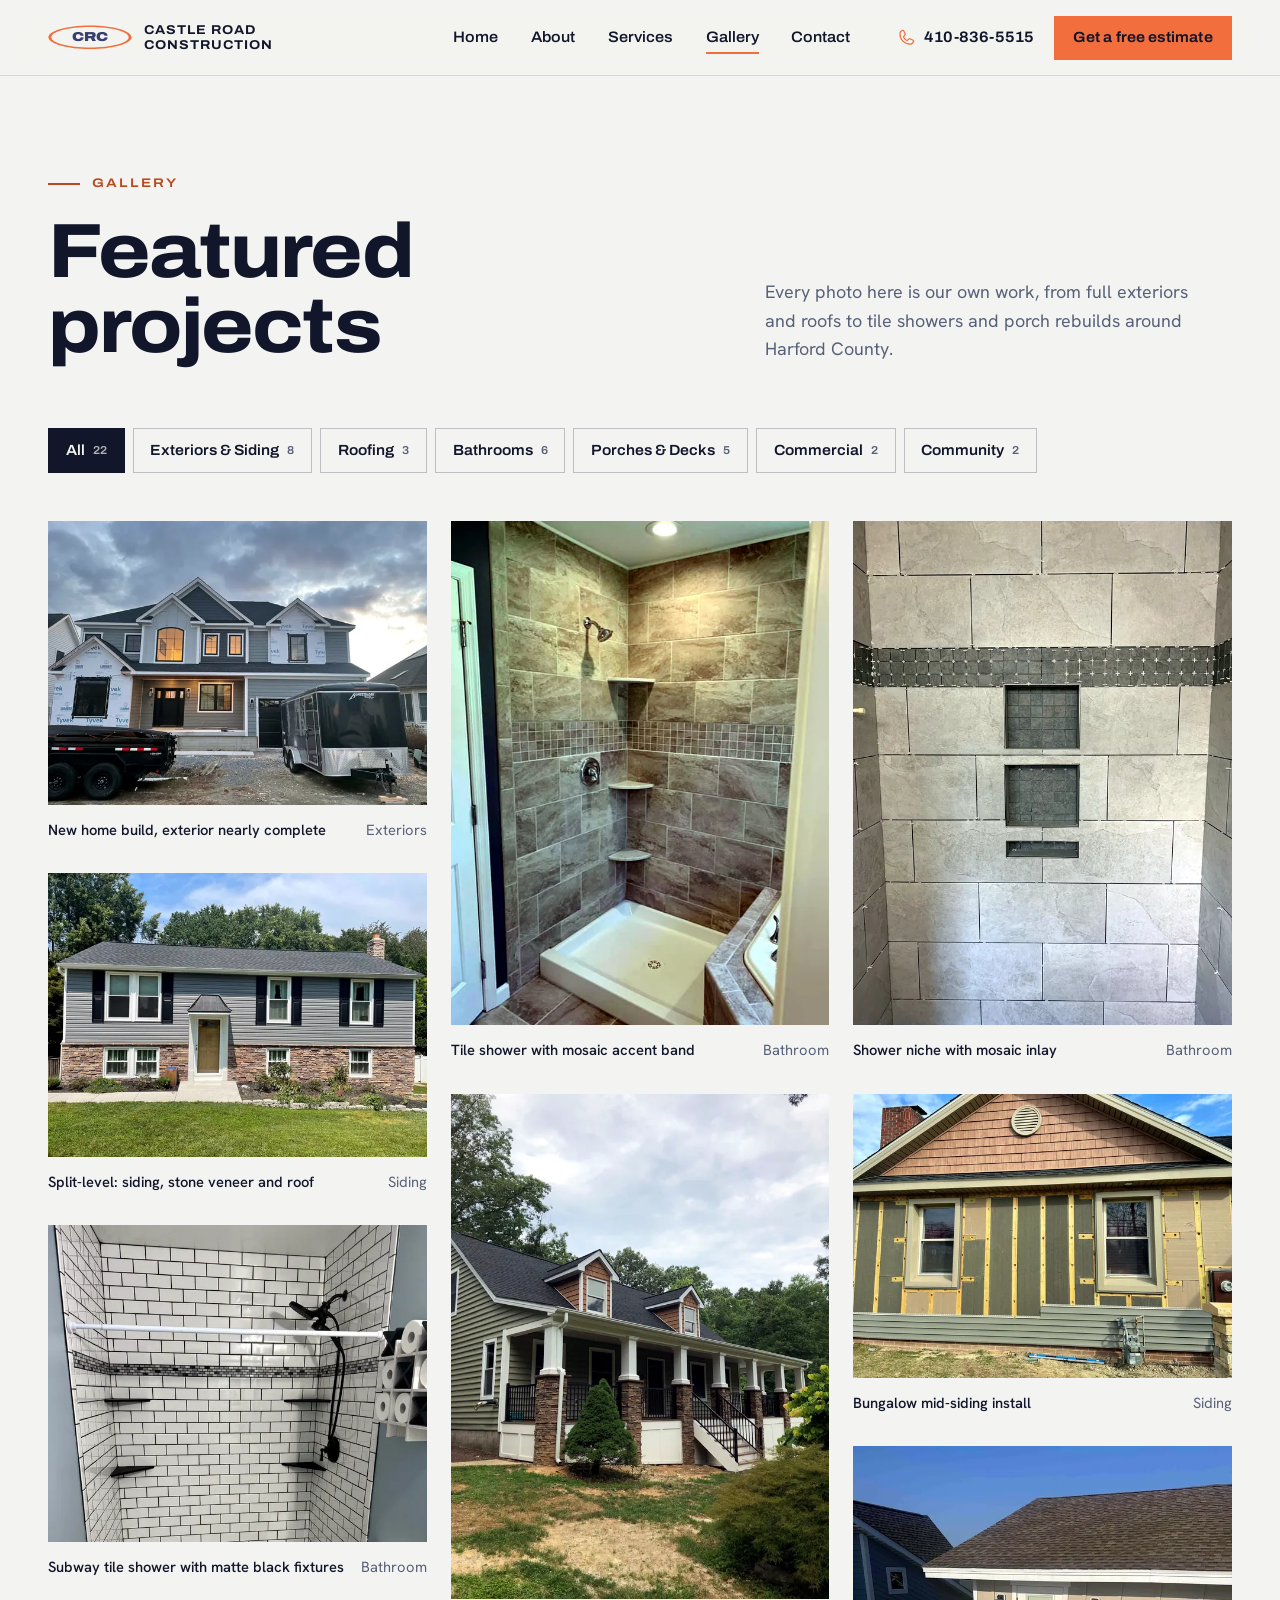
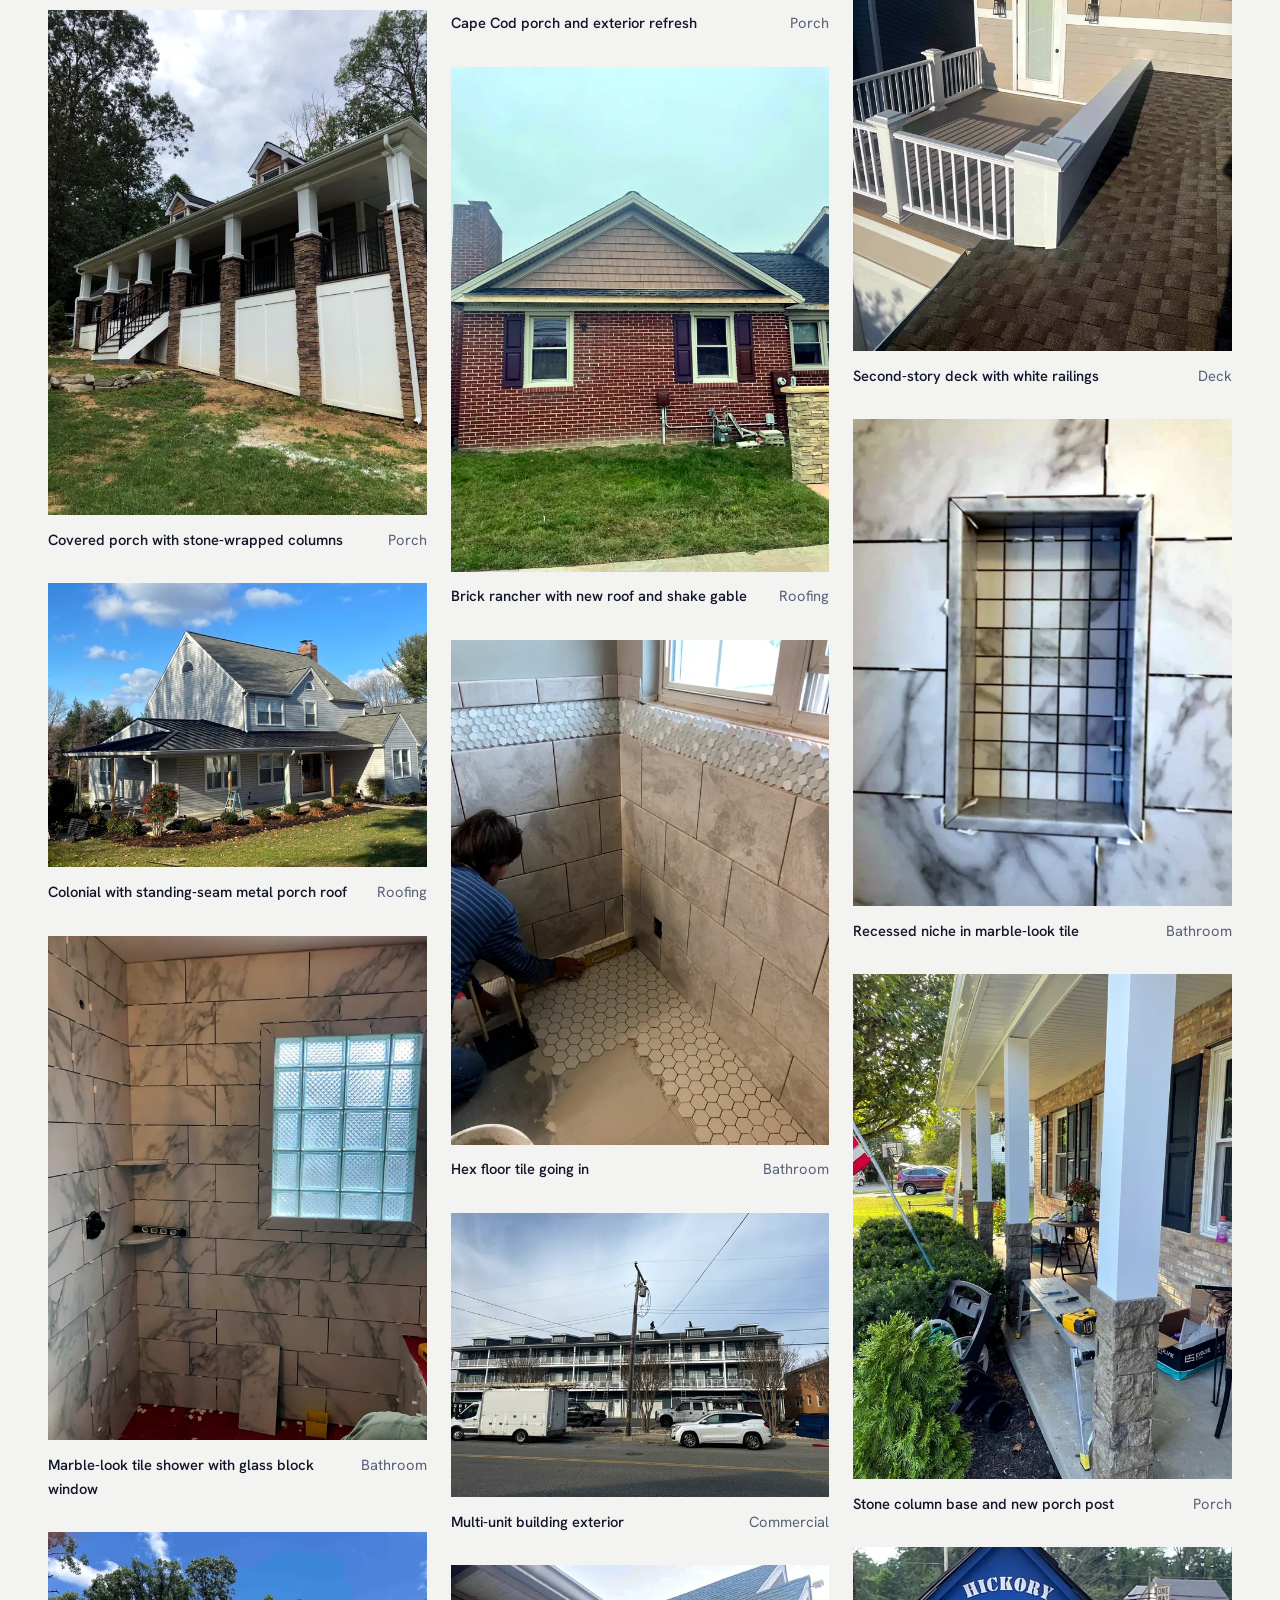
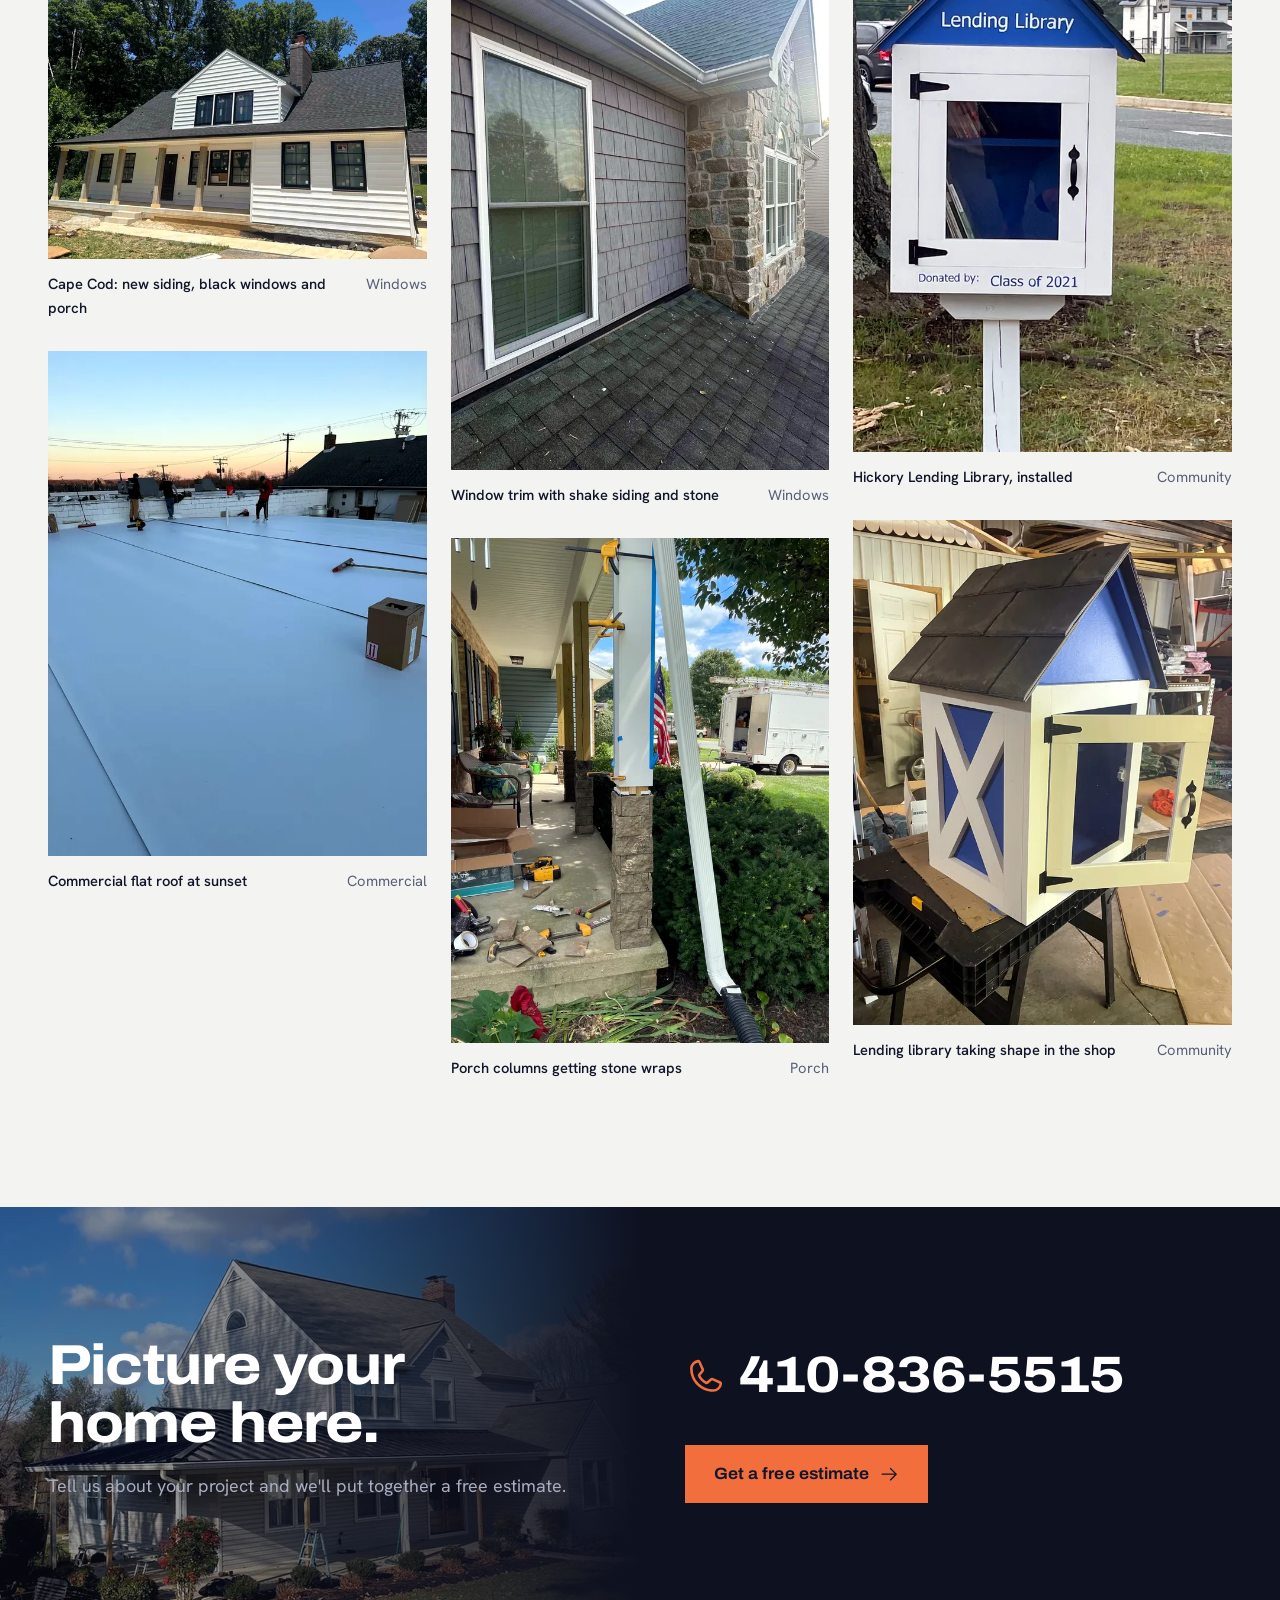
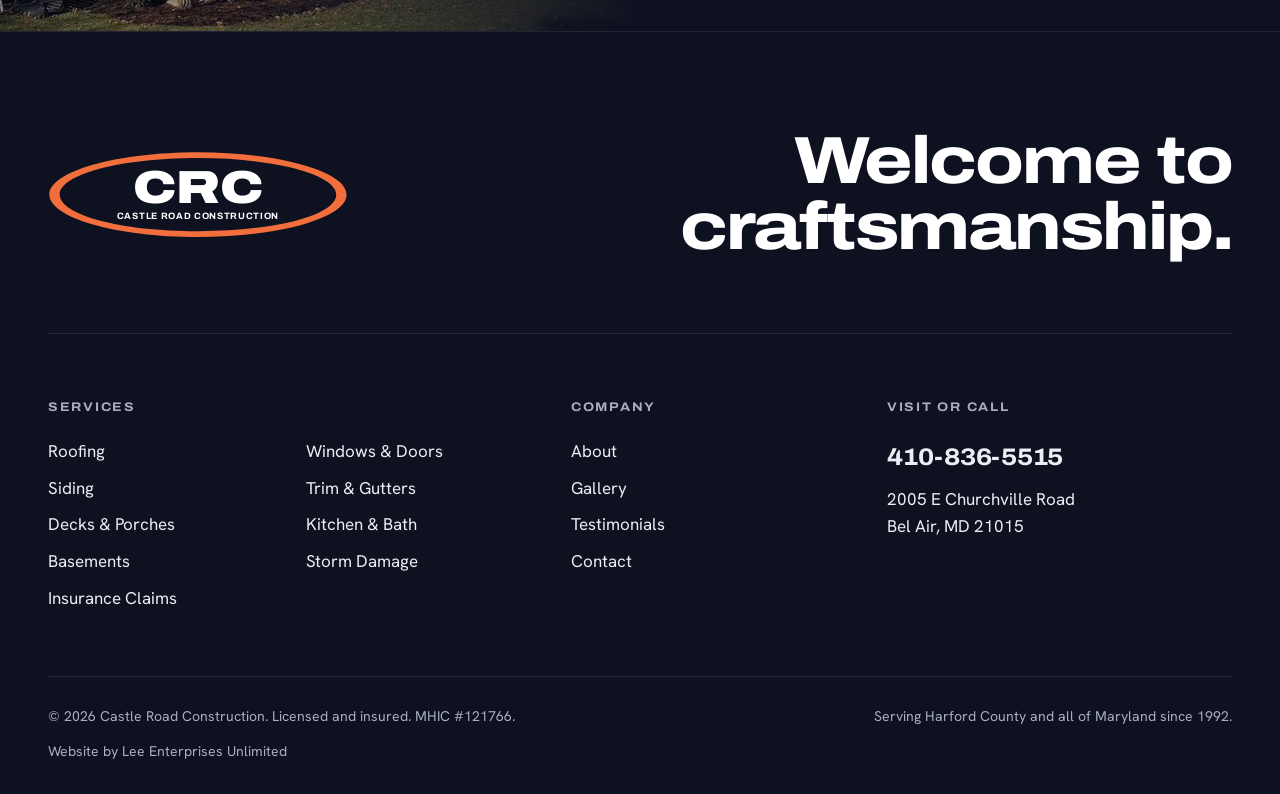
<file: gallery.html>
<!doctype html>
<html lang="en">
<head>
<meta charset="utf-8">
<meta name="viewport" content="width=device-width, initial-scale=1">

<title>Gallery | Featured Projects by Castle Road Construction</title>
<meta name="description" content="Real roofing, siding, window, porch, bathroom and commercial projects completed by Castle Road Construction in Bel Air and across Harford County, Maryland.">
<link rel="canonical" href="https://www.castleroadconst.com/gallery">
<meta name="theme-color" content="#12162B">
<meta property="og:type" content="website">
<meta property="og:site_name" content="Castle Road Construction">
<meta property="og:title" content="Gallery | Featured Projects by Castle Road Construction">
<meta property="og:description" content="Real roofing, siding, window, porch, bathroom and commercial projects completed by Castle Road Construction in Bel Air and across Harford County, Maryland.">
<meta property="og:url" content="https://www.castleroadconst.com/gallery">
<meta property="og:image" content="https://www.castleroadconst.com/assets/img/work-white-cape-black-windows-1280.webp">
<meta name="twitter:card" content="summary_large_image">
<link rel="icon" href="assets/favicon.svg" type="image/svg+xml">
<link rel="preload" href="assets/fonts/archivo-var.woff2" as="font" type="font/woff2" crossorigin>
<link rel="preload" href="assets/fonts/hanken-var.woff2" as="font" type="font/woff2" crossorigin>
<link rel="stylesheet" href="assets/css/styles.css">
<script type="application/ld+json">{"@context":"https://schema.org","@type":"RoofingContractor","name":"Castle Road Construction","url":"https://www.castleroadconst.com","telephone":"+1-410-836-5515","foundingDate":"1992","image":"https://www.castleroadconst.com/assets/img/work-new-build-dusk-1280.webp","logo":"https://www.castleroadconst.com/assets/favicon.svg","address":{"@type":"PostalAddress","streetAddress":"2005 E Churchville Road","addressLocality":"Bel Air","addressRegion":"MD","postalCode":"21015","addressCountry":"US"},"areaServed":[{"@type":"AdministrativeArea","name":"Harford County, MD"},{"@type":"State","name":"Maryland"}],"hasOfferCatalog":{"@type":"OfferCatalog","name":"Home improvement services","itemListElement":[{"@type":"Offer","itemOffered":{"@type":"Service","name":"Roofing"}},{"@type":"Offer","itemOffered":{"@type":"Service","name":"Windows and Doors"}},{"@type":"Offer","itemOffered":{"@type":"Service","name":"Siding"}},{"@type":"Offer","itemOffered":{"@type":"Service","name":"Trim and Gutters"}},{"@type":"Offer","itemOffered":{"@type":"Service","name":"Decks and Porches"}},{"@type":"Offer","itemOffered":{"@type":"Service","name":"Kitchen and Bathroom Remodeling"}},{"@type":"Offer","itemOffered":{"@type":"Service","name":"Basement Remodeling"}},{"@type":"Offer","itemOffered":{"@type":"Service","name":"Storm Damage Repair"}},{"@type":"Offer","itemOffered":{"@type":"Service","name":"Insurance Claims"}}]}}</script>
<script>document.documentElement.classList.add('js')</script>
</head>
<body class="page-gallery">
<svg xmlns="http://www.w3.org/2000/svg" style="display:none"><symbol id="i-arrow-left" viewBox="0 0 256 256"><path d="M224,128a8,8,0,0,1-8,8H59.31l58.35,58.34a8,8,0,0,1-11.32,11.32l-72-72a8,8,0,0,1,0-11.32l72-72a8,8,0,0,1,11.32,11.32L59.31,120H216A8,8,0,0,1,224,128Z"/></symbol><symbol id="i-arrow-right" viewBox="0 0 256 256"><path d="M221.66,133.66l-72,72a8,8,0,0,1-11.32-11.32L196.69,136H40a8,8,0,0,1,0-16H196.69L138.34,61.66a8,8,0,0,1,11.32-11.32l72,72A8,8,0,0,1,221.66,133.66Z"/></symbol><symbol id="i-arrow-up-right" viewBox="0 0 256 256"><path d="M200,64V168a8,8,0,0,1-16,0V83.31L69.66,197.66a8,8,0,0,1-11.32-11.32L172.69,72H88a8,8,0,0,1,0-16H192A8,8,0,0,1,200,64Z"/></symbol><symbol id="i-bathtub" viewBox="0 0 256 256"><path d="M240,96H208a8,8,0,0,0-8-8H136a8,8,0,0,0-8,8H64V52A12,12,0,0,1,76,40a12.44,12.44,0,0,1,12.16,9.59,8,8,0,0,0,15.68-3.18A28.32,28.32,0,0,0,76,24,28,28,0,0,0,48,52V96H16a8,8,0,0,0-8,8v40a56.06,56.06,0,0,0,56,56v16a8,8,0,0,0,16,0V200h96v16a8,8,0,0,0,16,0V200a56.06,56.06,0,0,0,56-56V104A8,8,0,0,0,240,96Zm-48,8v32H144V104Zm40,40a40,40,0,0,1-40,40H64a40,40,0,0,1-40-40V112H128v32a8,8,0,0,0,8,8h64a8,8,0,0,0,8-8V112h24Z"/></symbol><symbol id="i-broom" viewBox="0 0 256 256"><path d="M235.5,216.81c-22.56-11-35.5-34.58-35.5-64.8V134.73a15.94,15.94,0,0,0-10.09-14.87L165,110a8,8,0,0,1-4.48-10.34l21.32-53a28,28,0,0,0-16.1-37,28.14,28.14,0,0,0-35.82,16,.61.61,0,0,0,0,.12L108.9,79a8,8,0,0,1-10.37,4.49L73.11,73.14A15.89,15.89,0,0,0,55.74,76.8C34.68,98.45,24,123.75,24,152a111.45,111.45,0,0,0,31.18,77.53A8,8,0,0,0,61,232H232a8,8,0,0,0,3.5-15.19ZM67.14,88l25.41,10.3a24,24,0,0,0,31.23-13.45l21-53c2.56-6.11,9.47-9.27,15.43-7a12,12,0,0,1,6.88,15.92L145.69,93.76a24,24,0,0,0,13.43,31.14L184,134.73V152c0,.33,0,.66,0,1L55.77,101.71A108.84,108.84,0,0,1,67.14,88Zm48,128a87.53,87.53,0,0,1-24.34-42,8,8,0,0,0-15.49,4,105.16,105.16,0,0,0,18.36,38H64.44A95.54,95.54,0,0,1,40,152a85.9,85.9,0,0,1,7.73-36.29l137.8,55.12c3,18,10.56,33.48,21.89,45.16Z"/></symbol><symbol id="i-calendar-check" viewBox="0 0 256 256"><path d="M208,32H184V24a8,8,0,0,0-16,0v8H88V24a8,8,0,0,0-16,0v8H48A16,16,0,0,0,32,48V208a16,16,0,0,0,16,16H208a16,16,0,0,0,16-16V48A16,16,0,0,0,208,32ZM72,48v8a8,8,0,0,0,16,0V48h80v8a8,8,0,0,0,16,0V48h24V80H48V48ZM208,208H48V96H208V208Zm-38.34-85.66a8,8,0,0,1,0,11.32l-48,48a8,8,0,0,1-11.32,0l-24-24a8,8,0,0,1,11.32-11.32L116,164.69l42.34-42.35A8,8,0,0,1,169.66,122.34Z"/></symbol><symbol id="i-caret-down" viewBox="0 0 256 256"><path d="M213.66,101.66l-80,80a8,8,0,0,1-11.32,0l-80-80A8,8,0,0,1,53.66,90.34L128,164.69l74.34-74.35a8,8,0,0,1,11.32,11.32Z"/></symbol><symbol id="i-certificate" viewBox="0 0 256 256"><path d="M128,136a8,8,0,0,1-8,8H72a8,8,0,0,1,0-16h48A8,8,0,0,1,128,136Zm-8-40H72a8,8,0,0,0,0,16h48a8,8,0,0,0,0-16Zm112,65.47V224A8,8,0,0,1,220,231l-24-13.74L172,231A8,8,0,0,1,160,224V200H40a16,16,0,0,1-16-16V56A16,16,0,0,1,40,40H216a16,16,0,0,1,16,16V86.53a51.88,51.88,0,0,1,0,74.94ZM160,184V161.47A52,52,0,0,1,216,76V56H40V184Zm56-12a51.88,51.88,0,0,1-40,0v38.22l16-9.16a8,8,0,0,1,7.94,0l16,9.16Zm16-48a36,36,0,1,0-36,36A36,36,0,0,0,232,124Z"/></symbol><symbol id="i-check-circle" viewBox="0 0 256 256"><path d="M173.66,98.34a8,8,0,0,1,0,11.32l-56,56a8,8,0,0,1-11.32,0l-24-24a8,8,0,0,1,11.32-11.32L112,148.69l50.34-50.35A8,8,0,0,1,173.66,98.34ZM232,128A104,104,0,1,1,128,24,104.11,104.11,0,0,1,232,128Zm-16,0a88,88,0,1,0-88,88A88.1,88.1,0,0,0,216,128Z"/></symbol><symbol id="i-check" viewBox="0 0 256 256"><path d="M229.66,77.66l-128,128a8,8,0,0,1-11.32,0l-56-56a8,8,0,0,1,11.32-11.32L96,188.69,218.34,66.34a8,8,0,0,1,11.32,11.32Z"/></symbol><symbol id="i-clipboard-text" viewBox="0 0 256 256"><path d="M168,152a8,8,0,0,1-8,8H96a8,8,0,0,1,0-16h64A8,8,0,0,1,168,152Zm-8-40H96a8,8,0,0,0,0,16h64a8,8,0,0,0,0-16Zm56-64V216a16,16,0,0,1-16,16H56a16,16,0,0,1-16-16V48A16,16,0,0,1,56,32H92.26a47.92,47.92,0,0,1,71.48,0H200A16,16,0,0,1,216,48ZM96,64h64a32,32,0,0,0-64,0ZM200,48H173.25A47.93,47.93,0,0,1,176,64v8a8,8,0,0,1-8,8H88a8,8,0,0,1-8-8V64a47.93,47.93,0,0,1,2.75-16H56V216H200Z"/></symbol><symbol id="i-cloud-lightning" viewBox="0 0 256 256"><path d="M156,16A76.2,76.2,0,0,0,84.92,64.76,53.26,53.26,0,0,0,76,64a52,52,0,0,0,0,104h37.87L97.14,195.88A8,8,0,0,0,104,208h25.87l-16.73,27.88a8,8,0,0,0,13.72,8.24l24-40A8,8,0,0,0,144,192H118.13l14.4-24H156a76,76,0,0,0,0-152Zm0,136H76a36,36,0,0,1,0-72,38.11,38.11,0,0,1,4.78.31q-.56,3.57-.77,7.23a8,8,0,0,0,16,.92A60.06,60.06,0,1,1,156,152Z"/></symbol><symbol id="i-cooking-pot" viewBox="0 0 256 256"><path d="M88,48V16a8,8,0,0,1,16,0V48a8,8,0,0,1-16,0Zm40,8a8,8,0,0,0,8-8V16a8,8,0,0,0-16,0V48A8,8,0,0,0,128,56Zm32,0a8,8,0,0,0,8-8V16a8,8,0,0,0-16,0V48A8,8,0,0,0,160,56Zm92.8,46.4L224,124v60a32,32,0,0,1-32,32H64a32,32,0,0,1-32-32V124L3.2,102.4a8,8,0,0,1,9.6-12.8L32,104V80a8,8,0,0,1,8-8H216a8,8,0,0,1,8,8v24l19.2-14.4a8,8,0,0,1,9.6,12.8ZM208,88H48v96a16,16,0,0,0,16,16H192a16,16,0,0,0,16-16Z"/></symbol><symbol id="i-door" viewBox="0 0 256 256"><path d="M232,216H208V40a16,16,0,0,0-16-16H64A16,16,0,0,0,48,40V216H24a8,8,0,0,0,0,16H232a8,8,0,0,0,0-16ZM64,40H192V216H64Zm104,92a12,12,0,1,1-12-12A12,12,0,0,1,168,132Z"/></symbol><symbol id="i-drop" viewBox="0 0 256 256"><path d="M174,47.75a254.19,254.19,0,0,0-41.45-38.3,8,8,0,0,0-9.18,0A254.19,254.19,0,0,0,82,47.75C54.51,79.32,40,112.6,40,144a88,88,0,0,0,176,0C216,112.6,201.49,79.32,174,47.75ZM128,216a72.08,72.08,0,0,1-72-72c0-57.23,55.47-105,72-118,16.53,13,72,60.75,72,118A72.08,72.08,0,0,1,128,216Zm55.89-62.66a57.6,57.6,0,0,1-46.56,46.55A8.75,8.75,0,0,1,136,200a8,8,0,0,1-1.32-15.89c16.57-2.79,30.63-16.85,33.44-33.45a8,8,0,0,1,15.78,2.68Z"/></symbol><symbol id="i-envelope-simple" viewBox="0 0 256 256"><path d="M224,48H32a8,8,0,0,0-8,8V192a16,16,0,0,0,16,16H216a16,16,0,0,0,16-16V56A8,8,0,0,0,224,48ZM203.43,64,128,133.15,52.57,64ZM216,192H40V74.19l82.59,75.71a8,8,0,0,0,10.82,0L216,74.19V192Z"/></symbol><symbol id="i-facebook-logo" viewBox="0 0 256 256"><path d="M128,24A104,104,0,1,0,232,128,104.11,104.11,0,0,0,128,24Zm8,191.63V152h24a8,8,0,0,0,0-16H136V112a16,16,0,0,1,16-16h16a8,8,0,0,0,0-16H152a32,32,0,0,0-32,32v24H96a8,8,0,0,0,0,16h24v63.63a88,88,0,1,1,16,0Z"/></symbol><symbol id="i-files" viewBox="0 0 256 256"><path d="M213.66,66.34l-40-40A8,8,0,0,0,168,24H88A16,16,0,0,0,72,40V56H56A16,16,0,0,0,40,72V216a16,16,0,0,0,16,16H168a16,16,0,0,0,16-16V200h16a16,16,0,0,0,16-16V72A8,8,0,0,0,213.66,66.34ZM168,216H56V72h76.69L168,107.31v84.53c0,.06,0,.11,0,.16s0,.1,0,.16V216Zm32-32H184V104a8,8,0,0,0-2.34-5.66l-40-40A8,8,0,0,0,136,56H88V40h76.69L200,75.31Zm-56-32a8,8,0,0,1-8,8H88a8,8,0,0,1,0-16h48A8,8,0,0,1,144,152Zm0,32a8,8,0,0,1-8,8H88a8,8,0,0,1,0-16h48A8,8,0,0,1,144,184Z"/></symbol><symbol id="i-frame-corners" viewBox="0 0 256 256"><path d="M200,80v32a8,8,0,0,1-16,0V88H160a8,8,0,0,1,0-16h32A8,8,0,0,1,200,80ZM96,168H72V144a8,8,0,0,0-16,0v32a8,8,0,0,0,8,8H96a8,8,0,0,0,0-16ZM232,56V200a16,16,0,0,1-16,16H40a16,16,0,0,1-16-16V56A16,16,0,0,1,40,40H216A16,16,0,0,1,232,56ZM216,200V56H40V200H216Z"/></symbol><symbol id="i-hammer" viewBox="0 0 256 256"><path d="M251.34,112,183.88,44.08a96.1,96.1,0,0,0-135.77,0l-.09.09L34.25,58.4A8,8,0,0,0,45.74,69.53L59.47,55.35a79.92,79.92,0,0,1,18.71-13.9L124.68,88l-96,96a16,16,0,0,0,0,22.63l20.69,20.69a16,16,0,0,0,22.63,0l96-96,14.34,14.34h0L200,163.3a16,16,0,0,0,22.63,0l28.69-28.69A16,16,0,0,0,251.34,112ZM60.68,216,40,195.31l68-68L128.68,148ZM162.34,114.32,140,136.67,119.31,116l22.35-22.35a8,8,0,0,0,0-11.32L94.32,35a80,80,0,0,1,78.23,20.41l44.22,44.51L188,128.66l-14.34-14.34A8,8,0,0,0,162.34,114.32Zm49,37.66-12-12L228,111.25l12,12Z"/></symbol><symbol id="i-handshake" viewBox="0 0 256 256"><path d="M254.3,107.91,228.78,56.85a16,16,0,0,0-21.47-7.15L182.44,62.13,130.05,48.27a8.14,8.14,0,0,0-4.1,0L73.56,62.13,48.69,49.7a16,16,0,0,0-21.47,7.15L1.7,107.9a16,16,0,0,0,7.15,21.47l27,13.51,55.49,39.63a8.06,8.06,0,0,0,2.71,1.25l64,16a8,8,0,0,0,7.6-2.1l55.07-55.08,26.42-13.21a16,16,0,0,0,7.15-21.46Zm-54.89,33.37L165,113.72a8,8,0,0,0-10.68.61C136.51,132.27,116.66,130,104,122L147.24,80h31.81l27.21,54.41ZM41.53,64,62,74.22,36.43,125.27,16,115.06Zm116,119.13L99.42,168.61l-49.2-35.14,28-56L128,64.28l9.8,2.59-45,43.68-.08.09a16,16,0,0,0,2.72,24.81c20.56,13.13,45.37,11,64.91-5L188,152.66Zm62-57.87-25.52-51L214.47,64,240,115.06Zm-87.75,92.67a8,8,0,0,1-7.75,6.06,8.13,8.13,0,0,1-1.95-.24L80.41,213.33a7.89,7.89,0,0,1-2.71-1.25L51.35,193.26a8,8,0,0,1,9.3-13l25.11,17.94L126,208.24A8,8,0,0,1,131.82,217.94Z"/></symbol><symbol id="i-house-line" viewBox="0 0 256 256"><path d="M240,208H224V136l2.34,2.34A8,8,0,0,0,237.66,127L139.31,28.68a16,16,0,0,0-22.62,0L18.34,127a8,8,0,0,0,11.32,11.31L32,136v72H16a8,8,0,0,0,0,16H240a8,8,0,0,0,0-16ZM48,120l80-80,80,80v88H160V152a8,8,0,0,0-8-8H104a8,8,0,0,0-8,8v56H48Zm96,88H112V160h32Z"/></symbol><symbol id="i-images-square" viewBox="0 0 256 256"><path d="M208,32H80A16,16,0,0,0,64,48V64H48A16,16,0,0,0,32,80V208a16,16,0,0,0,16,16H176a16,16,0,0,0,16-16V192h16a16,16,0,0,0,16-16V48A16,16,0,0,0,208,32ZM80,48H208v69.38l-16.7-16.7a16,16,0,0,0-22.62,0L93.37,176H80Zm96,160H48V80H64v96a16,16,0,0,0,16,16h96Zm32-32H116l64-64,28,28v36Zm-88-64A24,24,0,1,0,96,88,24,24,0,0,0,120,112Zm0-32a8,8,0,1,1-8,8A8,8,0,0,1,120,80Z"/></symbol><symbol id="i-list" viewBox="0 0 256 256"><path d="M224,128a8,8,0,0,1-8,8H40a8,8,0,0,1,0-16H216A8,8,0,0,1,224,128ZM40,72H216a8,8,0,0,0,0-16H40a8,8,0,0,0,0,16ZM216,184H40a8,8,0,0,0,0,16H216a8,8,0,0,0,0-16Z"/></symbol><symbol id="i-magnifying-glass-plus" viewBox="0 0 256 256"><path d="M152,112a8,8,0,0,1-8,8H120v24a8,8,0,0,1-16,0V120H80a8,8,0,0,1,0-16h24V80a8,8,0,0,1,16,0v24h24A8,8,0,0,1,152,112Zm77.66,117.66a8,8,0,0,1-11.32,0l-50.06-50.07a88.11,88.11,0,1,1,11.31-11.31l50.07,50.06A8,8,0,0,1,229.66,229.66ZM112,184a72,72,0,1,0-72-72A72.08,72.08,0,0,0,112,184Z"/></symbol><symbol id="i-map-pin" viewBox="0 0 256 256"><path d="M128,64a40,40,0,1,0,40,40A40,40,0,0,0,128,64Zm0,64a24,24,0,1,1,24-24A24,24,0,0,1,128,128Zm0-112a88.1,88.1,0,0,0-88,88c0,31.4,14.51,64.68,42,96.25a254.19,254.19,0,0,0,41.45,38.3,8,8,0,0,0,9.18,0A254.19,254.19,0,0,0,174,200.25c27.45-31.57,42-64.85,42-96.25A88.1,88.1,0,0,0,128,16Zm0,206c-16.53-13-72-60.75-72-118a72,72,0,0,1,144,0C200,161.23,144.53,209,128,222Z"/></symbol><symbol id="i-medal" viewBox="0 0 256 256"><path d="M216,96A88,88,0,1,0,72,163.83V240a8,8,0,0,0,11.58,7.16L128,225l44.43,22.21A8.07,8.07,0,0,0,176,248a8,8,0,0,0,8-8V163.83A87.85,87.85,0,0,0,216,96ZM56,96a72,72,0,1,1,72,72A72.08,72.08,0,0,1,56,96ZM168,227.06l-36.43-18.21a8,8,0,0,0-7.16,0L88,227.06V174.37a87.89,87.89,0,0,0,80,0ZM128,152A56,56,0,1,0,72,96,56.06,56.06,0,0,0,128,152Zm0-96A40,40,0,1,1,88,96,40,40,0,0,1,128,56Z"/></symbol><symbol id="i-paint-roller" viewBox="0 0 256 256"><path d="M232,88H216V64a16,16,0,0,0-16-16H48A16,16,0,0,0,32,64V88H16a8,8,0,0,0,0,16H32v24a16,16,0,0,0,16,16H200a16,16,0,0,0,16-16V104h16v50L131.6,182.65A16.07,16.07,0,0,0,120,198v34a8,8,0,0,0,16,0V198l100.4-28.68A16.07,16.07,0,0,0,248,154V104A16,16,0,0,0,232,88Zm-32,40H48V64H200v64Z"/></symbol><symbol id="i-phone" viewBox="0 0 256 256"><path d="M222.37,158.46l-47.11-21.11-.13-.06a16,16,0,0,0-15.17,1.4,8.12,8.12,0,0,0-.75.56L134.87,160c-15.42-7.49-31.34-23.29-38.83-38.51l20.78-24.71c.2-.25.39-.5.57-.77a16,16,0,0,0,1.32-15.06l0-.12L97.54,33.64a16,16,0,0,0-16.62-9.52A56.26,56.26,0,0,0,32,80c0,79.4,64.6,144,144,144a56.26,56.26,0,0,0,55.88-48.92A16,16,0,0,0,222.37,158.46ZM176,208A128.14,128.14,0,0,1,48,80,40.2,40.2,0,0,1,82.87,40a.61.61,0,0,0,0,.12l21,47L83.2,111.86a6.13,6.13,0,0,0-.57.77,16,16,0,0,0-1,15.7c9.06,18.53,27.73,37.06,46.46,46.11a16,16,0,0,0,15.75-1.14,8.44,8.44,0,0,0,.74-.56L168.89,152l47,21.05h0s.08,0,.11,0A40.21,40.21,0,0,1,176,208Z"/></symbol><symbol id="i-plus" viewBox="0 0 256 256"><path d="M224,128a8,8,0,0,1-8,8H136v80a8,8,0,0,1-16,0V136H40a8,8,0,0,1,0-16h80V40a8,8,0,0,1,16,0v80h80A8,8,0,0,1,224,128Z"/></symbol><symbol id="i-quotes" viewBox="0 0 256 256"><path d="M100,56H40A16,16,0,0,0,24,72v64a16,16,0,0,0,16,16h60v8a32,32,0,0,1-32,32,8,8,0,0,0,0,16,48.05,48.05,0,0,0,48-48V72A16,16,0,0,0,100,56Zm0,80H40V72h60ZM216,56H156a16,16,0,0,0-16,16v64a16,16,0,0,0,16,16h60v8a32,32,0,0,1-32,32,8,8,0,0,0,0,16,48.05,48.05,0,0,0,48-48V72A16,16,0,0,0,216,56Zm0,80H156V72h60Z"/></symbol><symbol id="i-ruler" viewBox="0 0 256 256"><path d="M235.32,73.37,182.63,20.69a16,16,0,0,0-22.63,0L20.68,160a16,16,0,0,0,0,22.63l52.69,52.68a16,16,0,0,0,22.63,0L235.32,96A16,16,0,0,0,235.32,73.37ZM84.68,224,32,171.31l32-32,26.34,26.35a8,8,0,0,0,11.32-11.32L75.31,128,96,107.31l26.34,26.35a8,8,0,0,0,11.32-11.32L107.31,96,128,75.31l26.34,26.35a8,8,0,0,0,11.32-11.32L139.31,64l32-32L224,84.69Z"/></symbol><symbol id="i-seal-check" viewBox="0 0 256 256"><path d="M225.86,102.82c-3.77-3.94-7.67-8-9.14-11.57-1.36-3.27-1.44-8.69-1.52-13.94-.15-9.76-.31-20.82-8-28.51s-18.75-7.85-28.51-8c-5.25-.08-10.67-.16-13.94-1.52-3.56-1.47-7.63-5.37-11.57-9.14C146.28,23.51,138.44,16,128,16s-18.27,7.51-25.18,14.14c-3.94,3.77-8,7.67-11.57,9.14C88,40.64,82.56,40.72,77.31,40.8c-9.76.15-20.82.31-28.51,8S41,67.55,40.8,77.31c-.08,5.25-.16,10.67-1.52,13.94-1.47,3.56-5.37,7.63-9.14,11.57C23.51,109.72,16,117.56,16,128s7.51,18.27,14.14,25.18c3.77,3.94,7.67,8,9.14,11.57,1.36,3.27,1.44,8.69,1.52,13.94.15,9.76.31,20.82,8,28.51s18.75,7.85,28.51,8c5.25.08,10.67.16,13.94,1.52,3.56,1.47,7.63,5.37,11.57,9.14C109.72,232.49,117.56,240,128,240s18.27-7.51,25.18-14.14c3.94-3.77,8-7.67,11.57-9.14,3.27-1.36,8.69-1.44,13.94-1.52,9.76-.15,20.82-.31,28.51-8s7.85-18.75,8-28.51c.08-5.25.16-10.67,1.52-13.94,1.47-3.56,5.37-7.63,9.14-11.57C232.49,146.28,240,138.44,240,128S232.49,109.73,225.86,102.82Zm-11.55,39.29c-4.79,5-9.75,10.17-12.38,16.52-2.52,6.1-2.63,13.07-2.73,19.82-.1,7-.21,14.33-3.32,17.43s-10.39,3.22-17.43,3.32c-6.75.1-13.72.21-19.82,2.73-6.35,2.63-11.52,7.59-16.52,12.38S132,224,128,224s-9.15-4.92-14.11-9.69-10.17-9.75-16.52-12.38c-6.1-2.52-13.07-2.63-19.82-2.73-7-.1-14.33-.21-17.43-3.32s-3.22-10.39-3.32-17.43c-.1-6.75-.21-13.72-2.73-19.82-2.63-6.35-7.59-11.52-12.38-16.52S32,132,32,128s4.92-9.15,9.69-14.11,9.75-10.17,12.38-16.52c2.52-6.1,2.63-13.07,2.73-19.82.1-7,.21-14.33,3.32-17.43S70.51,56.9,77.55,56.8c6.75-.1,13.72-.21,19.82-2.73,6.35-2.63,11.52-7.59,16.52-12.38S124,32,128,32s9.15,4.92,14.11,9.69,10.17,9.75,16.52,12.38c6.1,2.52,13.07,2.63,19.82,2.73,7,.1,14.33.21,17.43,3.32s3.22,10.39,3.32,17.43c.1,6.75.21,13.72,2.73,19.82,2.63,6.35,7.59,11.52,12.38,16.52S224,124,224,128,219.08,137.15,214.31,142.11ZM173.66,98.34a8,8,0,0,1,0,11.32l-56,56a8,8,0,0,1-11.32,0l-24-24a8,8,0,0,1,11.32-11.32L112,148.69l50.34-50.35A8,8,0,0,1,173.66,98.34Z"/></symbol><symbol id="i-shield-check" viewBox="0 0 256 256"><path d="M208,40H48A16,16,0,0,0,32,56v56c0,52.72,25.52,84.67,46.93,102.19,23.06,18.86,46,25.26,47,25.53a8,8,0,0,0,4.2,0c1-.27,23.91-6.67,47-25.53C198.48,196.67,224,164.72,224,112V56A16,16,0,0,0,208,40Zm0,72c0,37.07-13.66,67.16-40.6,89.42A129.3,129.3,0,0,1,128,223.62a128.25,128.25,0,0,1-38.92-21.81C61.82,179.51,48,149.3,48,112l0-56,160,0ZM82.34,141.66a8,8,0,0,1,11.32-11.32L112,148.69l50.34-50.35a8,8,0,0,1,11.32,11.32l-56,56a8,8,0,0,1-11.32,0Z"/></symbol><symbol id="i-stack" viewBox="0 0 256 256"><path d="M230.91,172A8,8,0,0,1,228,182.91l-96,56a8,8,0,0,1-8.06,0l-96-56A8,8,0,0,1,36,169.09l92,53.65,92-53.65A8,8,0,0,1,230.91,172ZM220,121.09l-92,53.65L36,121.09A8,8,0,0,0,28,134.91l96,56a8,8,0,0,0,8.06,0l96-56A8,8,0,1,0,220,121.09ZM24,80a8,8,0,0,1,4-6.91l96-56a8,8,0,0,1,8.06,0l96,56a8,8,0,0,1,0,13.82l-96,56a8,8,0,0,1-8.06,0l-96-56A8,8,0,0,1,24,80Zm23.88,0L128,126.74,208.12,80,128,33.26Z"/></symbol><symbol id="i-stairs" viewBox="0 0 256 256"><path d="M200,24H56A16,16,0,0,0,40,40V216a16,16,0,0,0,16,16H200a16,16,0,0,0,16-16V40A16,16,0,0,0,200,24ZM152,144h48v24H112V144Zm8-16V104h40v24Zm40-88V88H152a8,8,0,0,0-8,8v32H104a8,8,0,0,0-8,8v32H56V40Zm0,176H56V184H200v32Z"/></symbol><symbol id="i-star" viewBox="0 0 256 256"><path d="M239.18,97.26A16.38,16.38,0,0,0,224.92,86l-59-4.76L143.14,26.15a16.36,16.36,0,0,0-30.27,0L90.11,81.23,31.08,86a16.46,16.46,0,0,0-9.37,28.86l45,38.83L53,211.75a16.38,16.38,0,0,0,24.5,17.82L128,198.49l50.53,31.08A16.4,16.4,0,0,0,203,211.75l-13.76-58.07,45-38.83A16.43,16.43,0,0,0,239.18,97.26Zm-15.34,5.47-48.7,42a8,8,0,0,0-2.56,7.91l14.88,62.8a.37.37,0,0,1-.17.48c-.18.14-.23.11-.38,0l-54.72-33.65a8,8,0,0,0-8.38,0L69.09,215.94c-.15.09-.19.12-.38,0a.37.37,0,0,1-.17-.48l14.88-62.8a8,8,0,0,0-2.56-7.91l-48.7-42c-.12-.1-.23-.19-.13-.5s.18-.27.33-.29l63.92-5.16A8,8,0,0,0,103,91.86l24.62-59.61c.08-.17.11-.25.35-.25s.27.08.35.25L153,91.86a8,8,0,0,0,6.75,4.92l63.92,5.16c.15,0,.24,0,.33.29S224,102.63,223.84,102.73Z"/></symbol><symbol id="i-toolbox" viewBox="0 0 256 256"><path d="M224,64H176V56a24,24,0,0,0-24-24H104A24,24,0,0,0,80,56v8H32A16,16,0,0,0,16,80V192a16,16,0,0,0,16,16H224a16,16,0,0,0,16-16V80A16,16,0,0,0,224,64ZM96,56a8,8,0,0,1,8-8h48a8,8,0,0,1,8,8v8H96ZM224,80v32H192v-8a8,8,0,0,0-16,0v8H80v-8a8,8,0,0,0-16,0v8H32V80Zm0,112H32V128H64v8a8,8,0,0,0,16,0v-8h96v8a8,8,0,0,0,16,0v-8h32v64Z"/></symbol><symbol id="i-umbrella-simple" viewBox="0 0 256 256"><path d="M240,126.63A112.44,112.44,0,0,0,51.75,53.75a111.56,111.56,0,0,0-35.7,72.88A16,16,0,0,0,32,144h88v56a32,32,0,0,0,64,0,8,8,0,0,0-16,0,16,16,0,0,1-32,0V144h88a16,16,0,0,0,16-17.37ZM32,128l0,0A96.43,96.43,0,0,1,193.4,65.52,95.32,95.32,0,0,1,224,128Z"/></symbol><symbol id="i-warning-circle" viewBox="0 0 256 256"><path d="M128,24A104,104,0,1,0,232,128,104.11,104.11,0,0,0,128,24Zm0,192a88,88,0,1,1,88-88A88.1,88.1,0,0,1,128,216Zm-8-80V80a8,8,0,0,1,16,0v56a8,8,0,0,1-16,0Zm20,36a12,12,0,1,1-12-12A12,12,0,0,1,140,172Z"/></symbol><symbol id="i-x" viewBox="0 0 256 256"><path d="M205.66,194.34a8,8,0,0,1-11.32,11.32L128,139.31,61.66,205.66a8,8,0,0,1-11.32-11.32L116.69,128,50.34,61.66A8,8,0,0,1,61.66,50.34L128,116.69l66.34-66.35a8,8,0,0,1,11.32,11.32L139.31,128Z"/></symbol></svg>
<a class="skip-link" href="#main">Skip to content</a>
<div class="header-sentinel" aria-hidden="true"></div>
<header class="site-header" data-header>
  <div class="container header-inner">
    <a class="logo" href="index.html" aria-label="Castle Road Construction home">
      <svg class="logo-mark" viewBox="0 0 220 64" aria-hidden="true" focusable="false">
  <path class="logo-ring" fill-rule="evenodd" d="M110 1C49.8 1 1 15.3 1 32s48.8 31 109 31 109-14.3 109-31S170.2 1 110 1Zm0 4.2c57.3 0 101.4 12.2 101.4 26.8S167.3 58.8 110 58.8 8.6 46.6 8.6 32 52.7 5.2 110 5.2Z"/>
  <text class="logo-crc" x="110" y="42.5" text-anchor="middle">CRC</text>
</svg>
      <span class="logo-word">Castle Road<br>Construction</span>
    </a>
    <nav class="nav" aria-label="Primary">
      <ul><li><a href="index.html">Home</a></li><li><a href="about.html">About</a></li><li><a href="services.html">Services</a></li><li><a href="gallery.html" aria-current="page">Gallery</a></li><li><a href="contact.html">Contact</a></li></ul>
    </nav>
    <div class="header-actions">
      <a class="header-phone" href="tel:+14108365515"><svg class="icon" aria-hidden="true" focusable="false"><use href="#i-phone"/></svg><span>410-836-5515</span></a>
      <a class="btn btn--accent btn--sm header-cta" href="contact.html">Get a free estimate</a>
      <button class="menu-toggle" type="button" aria-expanded="false" aria-controls="mobile-menu" data-menu-toggle>
        <span class="sr-only">Open menu</span>
        <span class="menu-bars" aria-hidden="true"><span></span><span></span></span>
      </button>
    </div>
  </div>
</header>
<div class="mobile-menu" id="mobile-menu" data-menu hidden>
  <div class="container mobile-menu-inner">
    <ul class="mobile-links"><li style="--i:0"><a href="index.html">Home</a></li><li style="--i:1"><a href="about.html">About</a></li><li style="--i:2"><a href="services.html">Services</a></li><li style="--i:3"><a href="gallery.html" aria-current="page">Gallery</a></li><li style="--i:4"><a href="contact.html">Contact</a></li></ul>
    <div class="mobile-menu-foot">
      <a class="btn btn--accent btn--block" href="contact.html">Get a free estimate <svg class="icon" aria-hidden="true" focusable="false"><use href="#i-arrow-right"/></svg></a>
      <a class="btn btn--ghost btn--block" href="tel:+14108365515"><svg class="icon" aria-hidden="true" focusable="false"><use href="#i-phone"/></svg> Call 410-836-5515</a>
      <p>2005 E Churchville Road, Bel Air, MD 21015<br>MHIC #121766</p>
    </div>
  </div>
</div>
<main id="main">
<section class="page-hero" aria-labelledby="page-title">
  <div class="container">
    <div class="page-hero-grid">
      <div>
        <p class="eyebrow" data-hero-in style="--d:0">Gallery</p>
        <h1 class="page-title" id="page-title" data-hero-in style="--d:1">Featured projects</h1>
      </div>
      <p class="lede" data-hero-in style="--d:2">Every photo here is our own work, from full exteriors and roofs to tile showers and porch rebuilds around Harford County.</p>
    </div>
  </div>
</section>

<section class="section" style="padding-top:clamp(2.5rem,5vw,4rem)" aria-label="Project photos" data-gallery>
  <div class="container">
    <div class="filters" role="group" aria-label="Filter projects">
      <button class="filter" type="button" data-filter="all" aria-pressed="true">All <sup></sup></button>
      <button class="filter" type="button" data-filter="exteriors" aria-pressed="false">Exteriors &amp; Siding <sup></sup></button>
      <button class="filter" type="button" data-filter="roofing" aria-pressed="false">Roofing <sup></sup></button>
      <button class="filter" type="button" data-filter="baths" aria-pressed="false">Bathrooms <sup></sup></button>
      <button class="filter" type="button" data-filter="porches" aria-pressed="false">Porches &amp; Decks <sup></sup></button>
      <button class="filter" type="button" data-filter="commercial" aria-pressed="false">Commercial <sup></sup></button>
      <button class="filter" type="button" data-filter="community" aria-pressed="false">Community <sup></sup></button>
    </div>
    <ul class="masonry">
      <li class="tile" data-cat="exteriors">
        <button class="tile-btn" type="button" aria-label="View larger: New home build, exterior nearly complete">
          <span class="frame"><img src="assets/img/work-new-build-dusk-1280.webp" srcset="assets/img/work-new-build-dusk-640.webp 640w, assets/img/work-new-build-dusk-1280.webp 1280w" sizes="(min-width: 1100px) 30vw, (min-width: 700px) 45vw, 100vw" width="1280" height="960" alt="New home build, exterior nearly complete" loading="lazy" decoding="async"><span class="tile-zoom"><svg class="icon" aria-hidden="true" focusable="false"><use href="#i-magnifying-glass-plus"/></svg></span></span>
          <span class="tile-cap"><span>New home build, exterior nearly complete</span><span>Exteriors</span></span>
        </button>
      </li>
      <li class="tile" data-cat="exteriors">
        <button class="tile-btn" type="button" aria-label="View larger: Split-level: siding, stone veneer and roof">
          <span class="frame"><img src="assets/img/work-split-level-siding-1280.webp" srcset="assets/img/work-split-level-siding-640.webp 640w, assets/img/work-split-level-siding-1280.webp 1280w" sizes="(min-width: 1100px) 30vw, (min-width: 700px) 45vw, 100vw" width="1280" height="960" alt="Split-level: siding, stone veneer and roof" loading="lazy" decoding="async"><span class="tile-zoom"><svg class="icon" aria-hidden="true" focusable="false"><use href="#i-magnifying-glass-plus"/></svg></span></span>
          <span class="tile-cap"><span>Split-level: siding, stone veneer and roof</span><span>Siding</span></span>
        </button>
      </li>
      <li class="tile" data-cat="baths">
        <button class="tile-btn" type="button" aria-label="View larger: Subway tile shower with matte black fixtures">
          <span class="frame"><img src="assets/img/work-subway-tile-shower-1280.webp" srcset="assets/img/work-subway-tile-shower-640.webp 640w, assets/img/work-subway-tile-shower-1280.webp 1280w" sizes="(min-width: 1100px) 30vw, (min-width: 700px) 45vw, 100vw" width="1280" height="1070" alt="Subway tile shower with matte black fixtures" loading="lazy" decoding="async"><span class="tile-zoom"><svg class="icon" aria-hidden="true" focusable="false"><use href="#i-magnifying-glass-plus"/></svg></span></span>
          <span class="tile-cap"><span>Subway tile shower with matte black fixtures</span><span>Bathroom</span></span>
        </button>
      </li>
      <li class="tile" data-cat="porches">
        <button class="tile-btn" type="button" aria-label="View larger: Covered porch with stone-wrapped columns">
          <span class="frame"><img src="assets/img/work-porch-stone-columns-1280.webp" srcset="assets/img/work-porch-stone-columns-640.webp 640w, assets/img/work-porch-stone-columns-1280.webp 1280w" sizes="(min-width: 1100px) 30vw, (min-width: 700px) 45vw, 100vw" width="1280" height="1707" alt="Covered porch with stone-wrapped columns" loading="lazy" decoding="async"><span class="tile-zoom"><svg class="icon" aria-hidden="true" focusable="false"><use href="#i-magnifying-glass-plus"/></svg></span></span>
          <span class="tile-cap"><span>Covered porch with stone-wrapped columns</span><span>Porch</span></span>
        </button>
      </li>
      <li class="tile" data-cat="roofing exteriors">
        <button class="tile-btn" type="button" aria-label="View larger: Colonial with standing-seam metal porch roof">
          <span class="frame"><img src="assets/img/work-colonial-metal-porch-1280.webp" srcset="assets/img/work-colonial-metal-porch-640.webp 640w, assets/img/work-colonial-metal-porch-1280.webp 1280w" sizes="(min-width: 1100px) 30vw, (min-width: 700px) 45vw, 100vw" width="1280" height="960" alt="Colonial with standing-seam metal porch roof" loading="lazy" decoding="async"><span class="tile-zoom"><svg class="icon" aria-hidden="true" focusable="false"><use href="#i-magnifying-glass-plus"/></svg></span></span>
          <span class="tile-cap"><span>Colonial with standing-seam metal porch roof</span><span>Roofing</span></span>
        </button>
      </li>
      <li class="tile" data-cat="baths">
        <button class="tile-btn" type="button" aria-label="View larger: Marble-look tile shower with glass block window">
          <span class="frame"><img src="assets/img/work-marble-shower-1280.webp" srcset="assets/img/work-marble-shower-640.webp 640w, assets/img/work-marble-shower-1280.webp 1280w" sizes="(min-width: 1100px) 30vw, (min-width: 700px) 45vw, 100vw" width="1280" height="1707" alt="Marble-look tile shower with glass block window" loading="lazy" decoding="async"><span class="tile-zoom"><svg class="icon" aria-hidden="true" focusable="false"><use href="#i-magnifying-glass-plus"/></svg></span></span>
          <span class="tile-cap"><span>Marble-look tile shower with glass block window</span><span>Bathroom</span></span>
        </button>
      </li>
      <li class="tile" data-cat="exteriors">
        <button class="tile-btn" type="button" aria-label="View larger: Cape Cod: new siding, black windows and porch">
          <span class="frame"><img src="assets/img/work-white-cape-black-windows-1280.webp" srcset="assets/img/work-white-cape-black-windows-640.webp 640w, assets/img/work-white-cape-black-windows-1280.webp 1280w" sizes="(min-width: 1100px) 30vw, (min-width: 700px) 45vw, 100vw" width="1280" height="1106" alt="Cape Cod: new siding, black windows and porch" loading="lazy" decoding="async"><span class="tile-zoom"><svg class="icon" aria-hidden="true" focusable="false"><use href="#i-magnifying-glass-plus"/></svg></span></span>
          <span class="tile-cap"><span>Cape Cod: new siding, black windows and porch</span><span>Windows</span></span>
        </button>
      </li>
      <li class="tile" data-cat="roofing commercial">
        <button class="tile-btn" type="button" aria-label="View larger: Commercial flat roof at sunset">
          <span class="frame"><img src="assets/img/work-commercial-flat-roof-640.webp" srcset="assets/img/work-commercial-flat-roof-640.webp 640w" sizes="(min-width: 1100px) 30vw, (min-width: 700px) 45vw, 100vw" width="640" height="853" alt="Commercial flat roof at sunset" loading="lazy" decoding="async"><span class="tile-zoom"><svg class="icon" aria-hidden="true" focusable="false"><use href="#i-magnifying-glass-plus"/></svg></span></span>
          <span class="tile-cap"><span>Commercial flat roof at sunset</span><span>Commercial</span></span>
        </button>
      </li>
      <li class="tile" data-cat="baths">
        <button class="tile-btn" type="button" aria-label="View larger: Tile shower with mosaic accent band">
          <span class="frame"><img src="assets/img/work-tile-shower-mosaic-640.webp" srcset="assets/img/work-tile-shower-mosaic-640.webp 640w" sizes="(min-width: 1100px) 30vw, (min-width: 700px) 45vw, 100vw" width="640" height="853" alt="Tile shower with mosaic accent band" loading="lazy" decoding="async"><span class="tile-zoom"><svg class="icon" aria-hidden="true" focusable="false"><use href="#i-magnifying-glass-plus"/></svg></span></span>
          <span class="tile-cap"><span>Tile shower with mosaic accent band</span><span>Bathroom</span></span>
        </button>
      </li>
      <li class="tile" data-cat="porches exteriors">
        <button class="tile-btn" type="button" aria-label="View larger: Cape Cod porch and exterior refresh">
          <span class="frame"><img src="assets/img/work-cape-porch-1280.webp" srcset="assets/img/work-cape-porch-640.webp 640w, assets/img/work-cape-porch-1280.webp 1280w" sizes="(min-width: 1100px) 30vw, (min-width: 700px) 45vw, 100vw" width="1280" height="1707" alt="Cape Cod porch and exterior refresh" loading="lazy" decoding="async"><span class="tile-zoom"><svg class="icon" aria-hidden="true" focusable="false"><use href="#i-magnifying-glass-plus"/></svg></span></span>
          <span class="tile-cap"><span>Cape Cod porch and exterior refresh</span><span>Porch</span></span>
        </button>
      </li>
      <li class="tile" data-cat="roofing exteriors">
        <button class="tile-btn" type="button" aria-label="View larger: Brick rancher with new roof and shake gable">
          <span class="frame"><img src="assets/img/work-brick-ranch-gable-1280.webp" srcset="assets/img/work-brick-ranch-gable-640.webp 640w, assets/img/work-brick-ranch-gable-1280.webp 1280w" sizes="(min-width: 1100px) 30vw, (min-width: 700px) 45vw, 100vw" width="1280" height="1707" alt="Brick rancher with new roof and shake gable" loading="lazy" decoding="async"><span class="tile-zoom"><svg class="icon" aria-hidden="true" focusable="false"><use href="#i-magnifying-glass-plus"/></svg></span></span>
          <span class="tile-cap"><span>Brick rancher with new roof and shake gable</span><span>Roofing</span></span>
        </button>
      </li>
      <li class="tile" data-cat="baths">
        <button class="tile-btn" type="button" aria-label="View larger: Hex floor tile going in">
          <span class="frame"><img src="assets/img/work-bath-tile-install-1280.webp" srcset="assets/img/work-bath-tile-install-640.webp 640w, assets/img/work-bath-tile-install-1280.webp 1280w" sizes="(min-width: 1100px) 30vw, (min-width: 700px) 45vw, 100vw" width="1280" height="1707" alt="Hex floor tile going in" loading="lazy" decoding="async"><span class="tile-zoom"><svg class="icon" aria-hidden="true" focusable="false"><use href="#i-magnifying-glass-plus"/></svg></span></span>
          <span class="tile-cap"><span>Hex floor tile going in</span><span>Bathroom</span></span>
        </button>
      </li>
      <li class="tile" data-cat="commercial">
        <button class="tile-btn" type="button" aria-label="View larger: Multi-unit building exterior">
          <span class="frame"><img src="assets/img/work-commercial-apartments-1280.webp" srcset="assets/img/work-commercial-apartments-640.webp 640w, assets/img/work-commercial-apartments-1280.webp 1280w" sizes="(min-width: 1100px) 30vw, (min-width: 700px) 45vw, 100vw" width="1280" height="960" alt="Multi-unit building exterior" loading="lazy" decoding="async"><span class="tile-zoom"><svg class="icon" aria-hidden="true" focusable="false"><use href="#i-magnifying-glass-plus"/></svg></span></span>
          <span class="tile-cap"><span>Multi-unit building exterior</span><span>Commercial</span></span>
        </button>
      </li>
      <li class="tile" data-cat="exteriors">
        <button class="tile-btn" type="button" aria-label="View larger: Window trim with shake siding and stone">
          <span class="frame"><img src="assets/img/work-window-stone-detail-1280.webp" srcset="assets/img/work-window-stone-detail-640.webp 640w, assets/img/work-window-stone-detail-1280.webp 1280w" sizes="(min-width: 1100px) 30vw, (min-width: 700px) 45vw, 100vw" width="1280" height="1707" alt="Window trim with shake siding and stone" loading="lazy" decoding="async"><span class="tile-zoom"><svg class="icon" aria-hidden="true" focusable="false"><use href="#i-magnifying-glass-plus"/></svg></span></span>
          <span class="tile-cap"><span>Window trim with shake siding and stone</span><span>Windows</span></span>
        </button>
      </li>
      <li class="tile" data-cat="porches">
        <button class="tile-btn" type="button" aria-label="View larger: Porch columns getting stone wraps">
          <span class="frame"><img src="assets/img/work-porch-columns-progress-1280.webp" srcset="assets/img/work-porch-columns-progress-640.webp 640w, assets/img/work-porch-columns-progress-1280.webp 1280w" sizes="(min-width: 1100px) 30vw, (min-width: 700px) 45vw, 100vw" width="1280" height="1707" alt="Porch columns getting stone wraps" loading="lazy" decoding="async"><span class="tile-zoom"><svg class="icon" aria-hidden="true" focusable="false"><use href="#i-magnifying-glass-plus"/></svg></span></span>
          <span class="tile-cap"><span>Porch columns getting stone wraps</span><span>Porch</span></span>
        </button>
      </li>
      <li class="tile" data-cat="baths">
        <button class="tile-btn" type="button" aria-label="View larger: Shower niche with mosaic inlay">
          <span class="frame"><img src="assets/img/work-shower-niche-1280.webp" srcset="assets/img/work-shower-niche-640.webp 640w, assets/img/work-shower-niche-1280.webp 1280w" sizes="(min-width: 1100px) 30vw, (min-width: 700px) 45vw, 100vw" width="1280" height="1707" alt="Shower niche with mosaic inlay" loading="lazy" decoding="async"><span class="tile-zoom"><svg class="icon" aria-hidden="true" focusable="false"><use href="#i-magnifying-glass-plus"/></svg></span></span>
          <span class="tile-cap"><span>Shower niche with mosaic inlay</span><span>Bathroom</span></span>
        </button>
      </li>
      <li class="tile" data-cat="exteriors">
        <button class="tile-btn" type="button" aria-label="View larger: Bungalow mid-siding install">
          <span class="frame"><img src="assets/img/work-bungalow-siding-progress-1280.webp" srcset="assets/img/work-bungalow-siding-progress-640.webp 640w, assets/img/work-bungalow-siding-progress-1280.webp 1280w" sizes="(min-width: 1100px) 30vw, (min-width: 700px) 45vw, 100vw" width="1280" height="960" alt="Bungalow mid-siding install" loading="lazy" decoding="async"><span class="tile-zoom"><svg class="icon" aria-hidden="true" focusable="false"><use href="#i-magnifying-glass-plus"/></svg></span></span>
          <span class="tile-cap"><span>Bungalow mid-siding install</span><span>Siding</span></span>
        </button>
      </li>
      <li class="tile" data-cat="porches">
        <button class="tile-btn" type="button" aria-label="View larger: Second-story deck with white railings">
          <span class="frame"><img src="assets/img/work-rooftop-deck-1280.webp" srcset="assets/img/work-rooftop-deck-640.webp 640w, assets/img/work-rooftop-deck-1280.webp 1280w" sizes="(min-width: 1100px) 30vw, (min-width: 700px) 45vw, 100vw" width="1280" height="1707" alt="Second-story deck with white railings" loading="lazy" decoding="async"><span class="tile-zoom"><svg class="icon" aria-hidden="true" focusable="false"><use href="#i-magnifying-glass-plus"/></svg></span></span>
          <span class="tile-cap"><span>Second-story deck with white railings</span><span>Deck</span></span>
        </button>
      </li>
      <li class="tile" data-cat="baths">
        <button class="tile-btn" type="button" aria-label="View larger: Recessed niche in marble-look tile">
          <span class="frame"><img src="assets/img/work-marble-niche-640.webp" srcset="assets/img/work-marble-niche-640.webp 640w" sizes="(min-width: 1100px) 30vw, (min-width: 700px) 45vw, 100vw" width="640" height="823" alt="Recessed niche in marble-look tile" loading="lazy" decoding="async"><span class="tile-zoom"><svg class="icon" aria-hidden="true" focusable="false"><use href="#i-magnifying-glass-plus"/></svg></span></span>
          <span class="tile-cap"><span>Recessed niche in marble-look tile</span><span>Bathroom</span></span>
        </button>
      </li>
      <li class="tile" data-cat="porches">
        <button class="tile-btn" type="button" aria-label="View larger: Stone column base and new porch post">
          <span class="frame"><img src="assets/img/work-porch-column-stone-1280.webp" srcset="assets/img/work-porch-column-stone-640.webp 640w, assets/img/work-porch-column-stone-1280.webp 1280w" sizes="(min-width: 1100px) 30vw, (min-width: 700px) 45vw, 100vw" width="1280" height="1707" alt="Stone column base and new porch post" loading="lazy" decoding="async"><span class="tile-zoom"><svg class="icon" aria-hidden="true" focusable="false"><use href="#i-magnifying-glass-plus"/></svg></span></span>
          <span class="tile-cap"><span>Stone column base and new porch post</span><span>Porch</span></span>
        </button>
      </li>
      <li class="tile" data-cat="community">
        <button class="tile-btn" type="button" aria-label="View larger: Hickory Lending Library, installed">
          <span class="frame"><img src="assets/img/work-hickory-lending-library-1280.webp" srcset="assets/img/work-hickory-lending-library-640.webp 640w, assets/img/work-hickory-lending-library-1280.webp 1280w" sizes="(min-width: 1100px) 30vw, (min-width: 700px) 45vw, 100vw" width="1280" height="1707" alt="Hickory Lending Library, installed" loading="lazy" decoding="async"><span class="tile-zoom"><svg class="icon" aria-hidden="true" focusable="false"><use href="#i-magnifying-glass-plus"/></svg></span></span>
          <span class="tile-cap"><span>Hickory Lending Library, installed</span><span>Community</span></span>
        </button>
      </li>
      <li class="tile" data-cat="community">
        <button class="tile-btn" type="button" aria-label="View larger: Lending library taking shape in the shop">
          <span class="frame"><img src="assets/img/work-lending-library-shop-1280.webp" srcset="assets/img/work-lending-library-shop-640.webp 640w, assets/img/work-lending-library-shop-1280.webp 1280w" sizes="(min-width: 1100px) 30vw, (min-width: 700px) 45vw, 100vw" width="1280" height="1707" alt="Lending library taking shape in the shop" loading="lazy" decoding="async"><span class="tile-zoom"><svg class="icon" aria-hidden="true" focusable="false"><use href="#i-magnifying-glass-plus"/></svg></span></span>
          <span class="tile-cap"><span>Lending library taking shape in the shop</span><span>Community</span></span>
        </button>
      </li>
    </ul>
  </div>
  <dialog class="lightbox" aria-label="Project photo viewer" data-lightbox>
    <div class="lb-top">
      <p class="lb-count" data-lb-count></p>
      <button class="icon-btn" type="button" data-lb-close aria-label="Close viewer"><svg class="icon" aria-hidden="true" focusable="false"><use href="#i-x"/></svg></button>
    </div>
    <div class="lb-stage">
      <button class="icon-btn" type="button" data-lb-prev aria-label="Previous photo"><svg class="icon" aria-hidden="true" focusable="false"><use href="#i-arrow-left"/></svg></button>
      <figure class="lb-figure"><img alt=""><figcaption></figcaption></figure>
      <button class="icon-btn" type="button" data-lb-next aria-label="Next photo"><svg class="icon" aria-hidden="true" focusable="false"><use href="#i-arrow-right"/></svg></button>
    </div>
    <div class="lb-bottom"></div>
  </dialog>
</section>

<section class="cta-final" aria-labelledby="cta-title" style="margin-top:0">
  <div class="cta-media" aria-hidden="true"><img src="assets/img/work-colonial-metal-porch-1280.webp" srcset="assets/img/work-colonial-metal-porch-640.webp 640w, assets/img/work-colonial-metal-porch-1280.webp 1280w" sizes="(min-width: 900px) 50vw, 100vw" width="1280" height="960" alt="" loading="lazy" decoding="async"></div>
  <div class="container cta-grid">
    <div class="cta-copy">
      <h2 class="h2" id="cta-title" data-reveal>Picture your home here.</h2>
      <p class="lede" data-reveal>Tell us about your project and we'll put together a free estimate.</p>
    </div>
    <div data-reveal>
      <a class="cta-phone" href="tel:+14108365515" style="margin-top:0"><svg class="icon" aria-hidden="true" focusable="false"><use href="#i-phone"/></svg> 410-836-5515</a>
      <div style="margin-top:1.75rem"><a class="btn btn--accent btn--lg" href="contact.html">Get a free estimate <svg class="icon" aria-hidden="true" focusable="false"><use href="#i-arrow-right"/></svg></a></div>
    </div>
  </div>
</section>

</main>
<footer class="site-footer">
  <div class="container">
    <div class="footer-top">
      <a class="footer-logo" href="index.html" aria-label="Castle Road Construction home">
        <svg class="logo-full" viewBox="0 0 440 128" aria-hidden="true" focusable="false">
          <path class="logo-ring" fill-rule="evenodd" d="M220 2C99.5 2 2 30.6 2 64s97.5 62 218 62 218-28.6 218-62S340.5 2 220 2Zm0 8.4c114.6 0 202.8 24.4 202.8 53.6S334.6 117.6 220 117.6 17.2 93.2 17.2 64 105.4 10.4 220 10.4Z"/>
          <text class="logo-crc" x="220" y="76" text-anchor="middle">CRC</text>
          <text class="logo-sub" x="220" y="100" text-anchor="middle">CASTLE ROAD CONSTRUCTION</text>
        </svg>
      </a>
      <p class="footer-tagline">Welcome to craftsmanship.</p>
    </div>
    <div class="footer-grid">
      <div>
        <h2 class="footer-h">Services</h2>
        <ul class="footer-list footer-list--cols"><li><a href="services.html#roofing">Roofing</a></li><li><a href="services.html#windows-doors">Windows & Doors</a></li><li><a href="services.html#siding">Siding</a></li><li><a href="services.html#trim-gutters">Trim & Gutters</a></li><li><a href="services.html#decks">Decks & Porches</a></li><li><a href="services.html#kitchen-bath">Kitchen & Bath</a></li><li><a href="services.html#basements">Basements</a></li><li><a href="services.html#storm-damage">Storm Damage</a></li><li><a href="services.html#insurance-claims">Insurance Claims</a></li></ul>
      </div>
      <div>
        <h2 class="footer-h">Company</h2>
        <ul class="footer-list">
          <li><a href="about.html">About</a></li>
          <li><a href="gallery.html">Gallery</a></li>
          <li><a href="services.html#reviews">Testimonials</a></li>
          <li><a href="contact.html">Contact</a></li>
        </ul>
      </div>
      <div>
        <h2 class="footer-h">Visit or call</h2>
        <ul class="footer-list">
          <li><a class="footer-phone" href="tel:+14108365515">410-836-5515</a></li>
          <li><a href="https://www.google.com/maps/dir/?api=1&amp;destination=2005+E+Churchville+Road+Bel+Air+MD+21015" target="_blank" rel="noopener">2005 E Churchville Road<br>Bel Air, MD 21015</a></li>
        </ul>
      </div>
    </div>
    <div class="footer-bottom">
      <p>&copy; <span data-year>2026</span> Castle Road Construction. Licensed and insured. MHIC #121766.</p>
      <p>Serving Harford County and all of Maryland since 1992.</p>
      <p class="footer-credit" style="flex-basis:100%">Website by <a href="https://www.leeenterprisesunlimited.com/" target="_blank" rel="noopener">Lee Enterprises Unlimited</a></p>
    </div>
  </div>
</footer>
<script src="assets/js/main.js" defer></script>
</body>
</html>
</file>
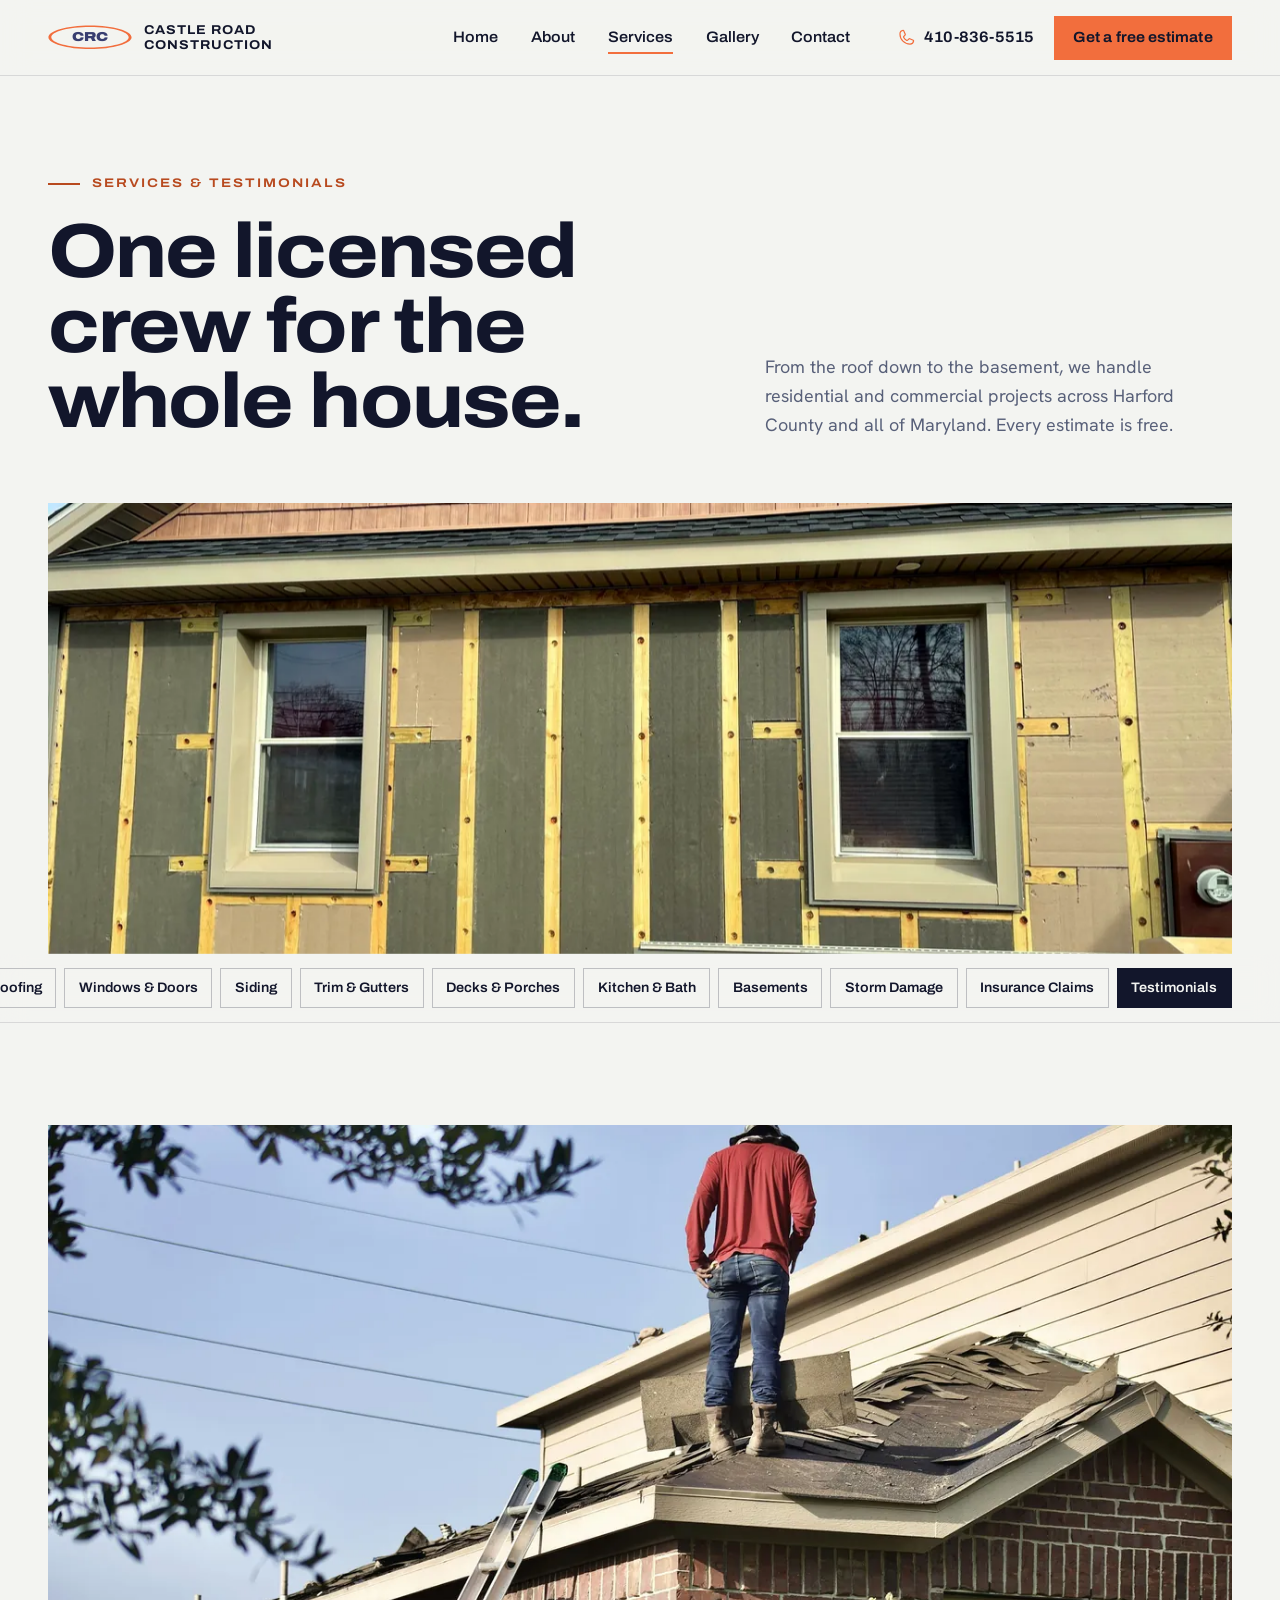
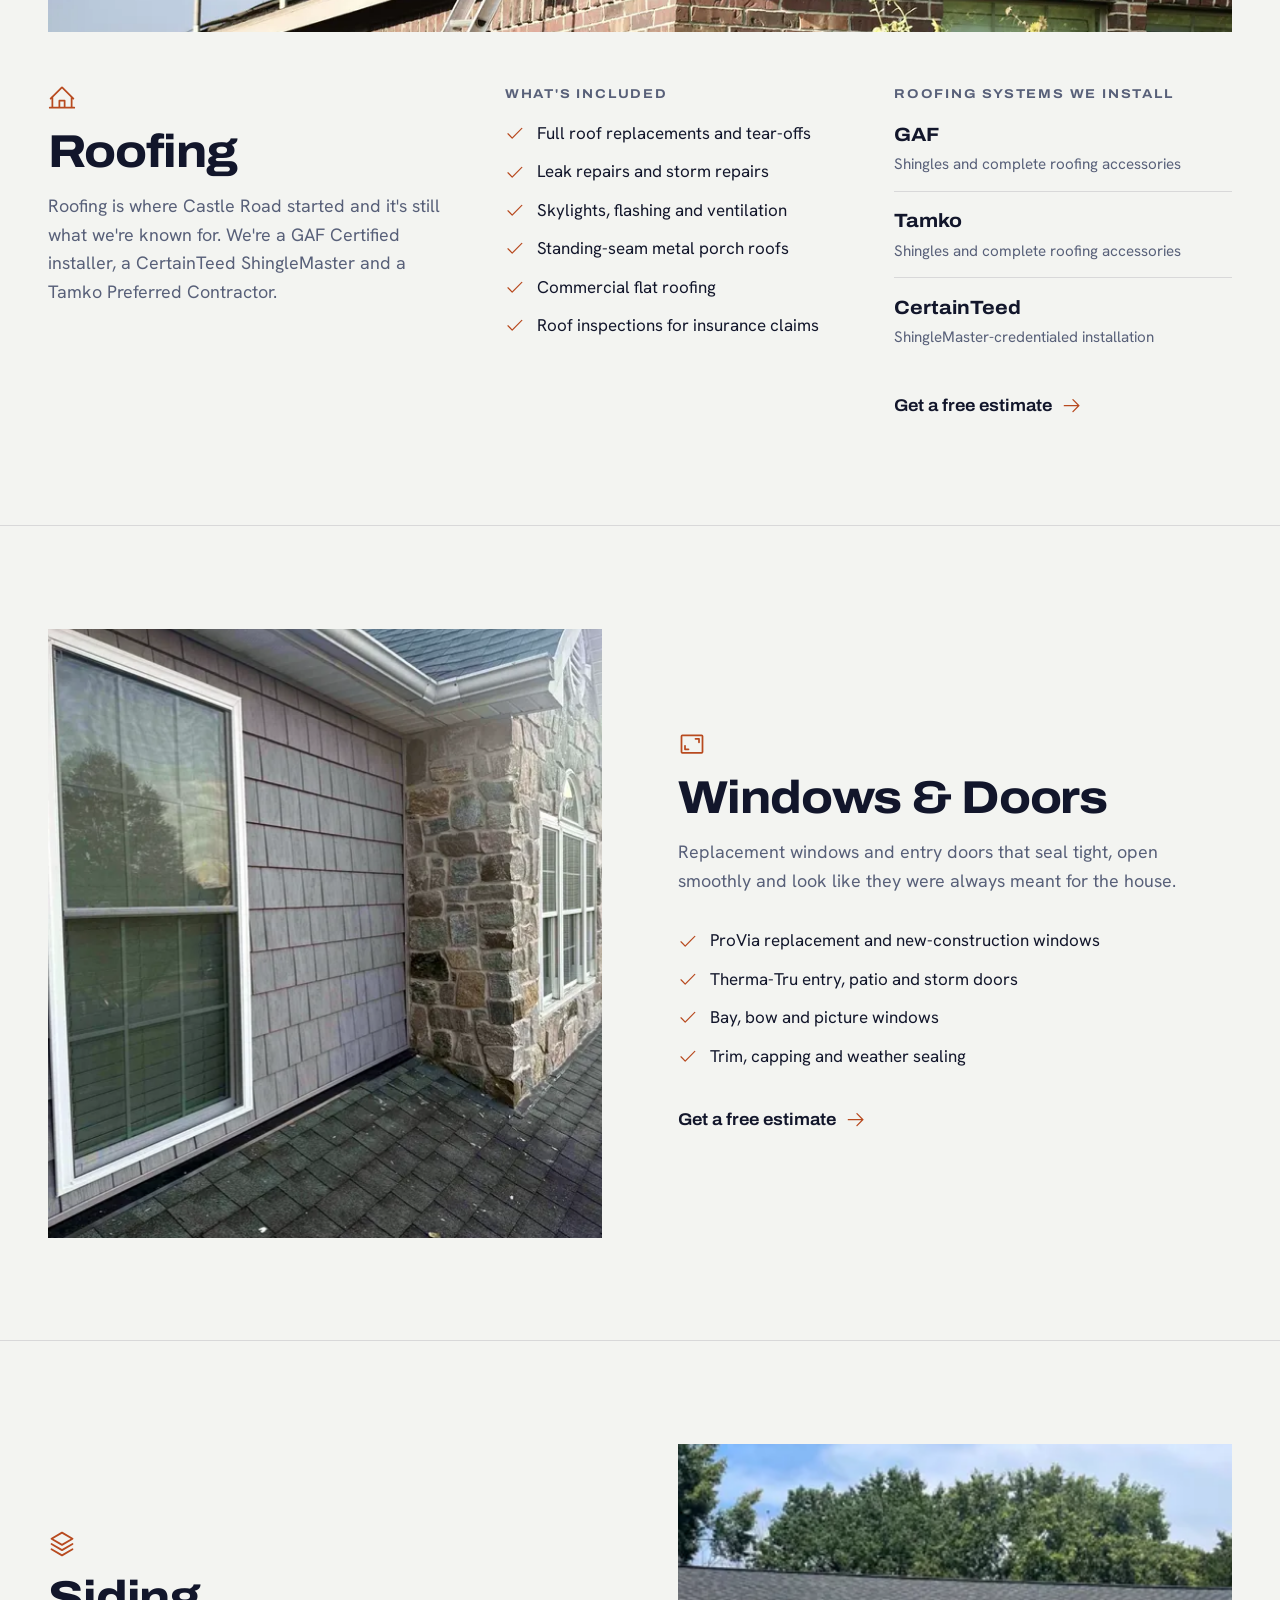
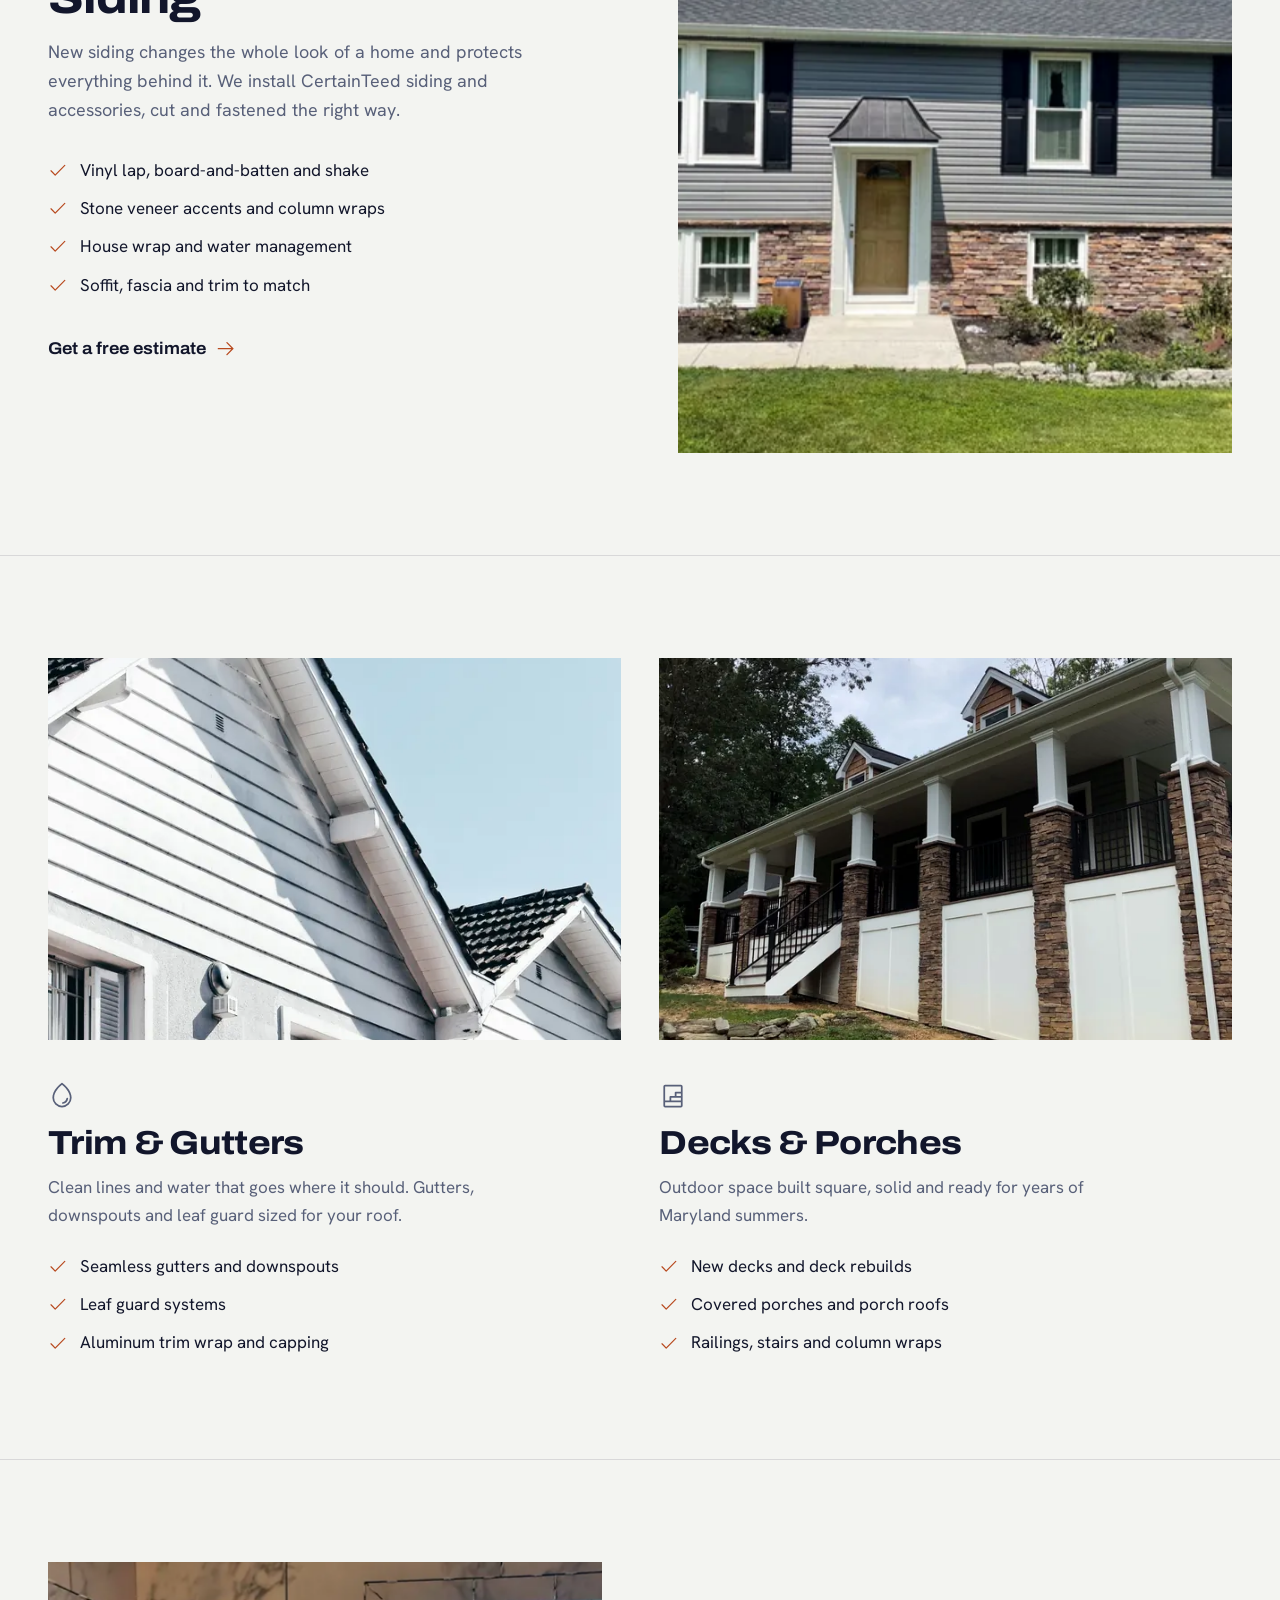
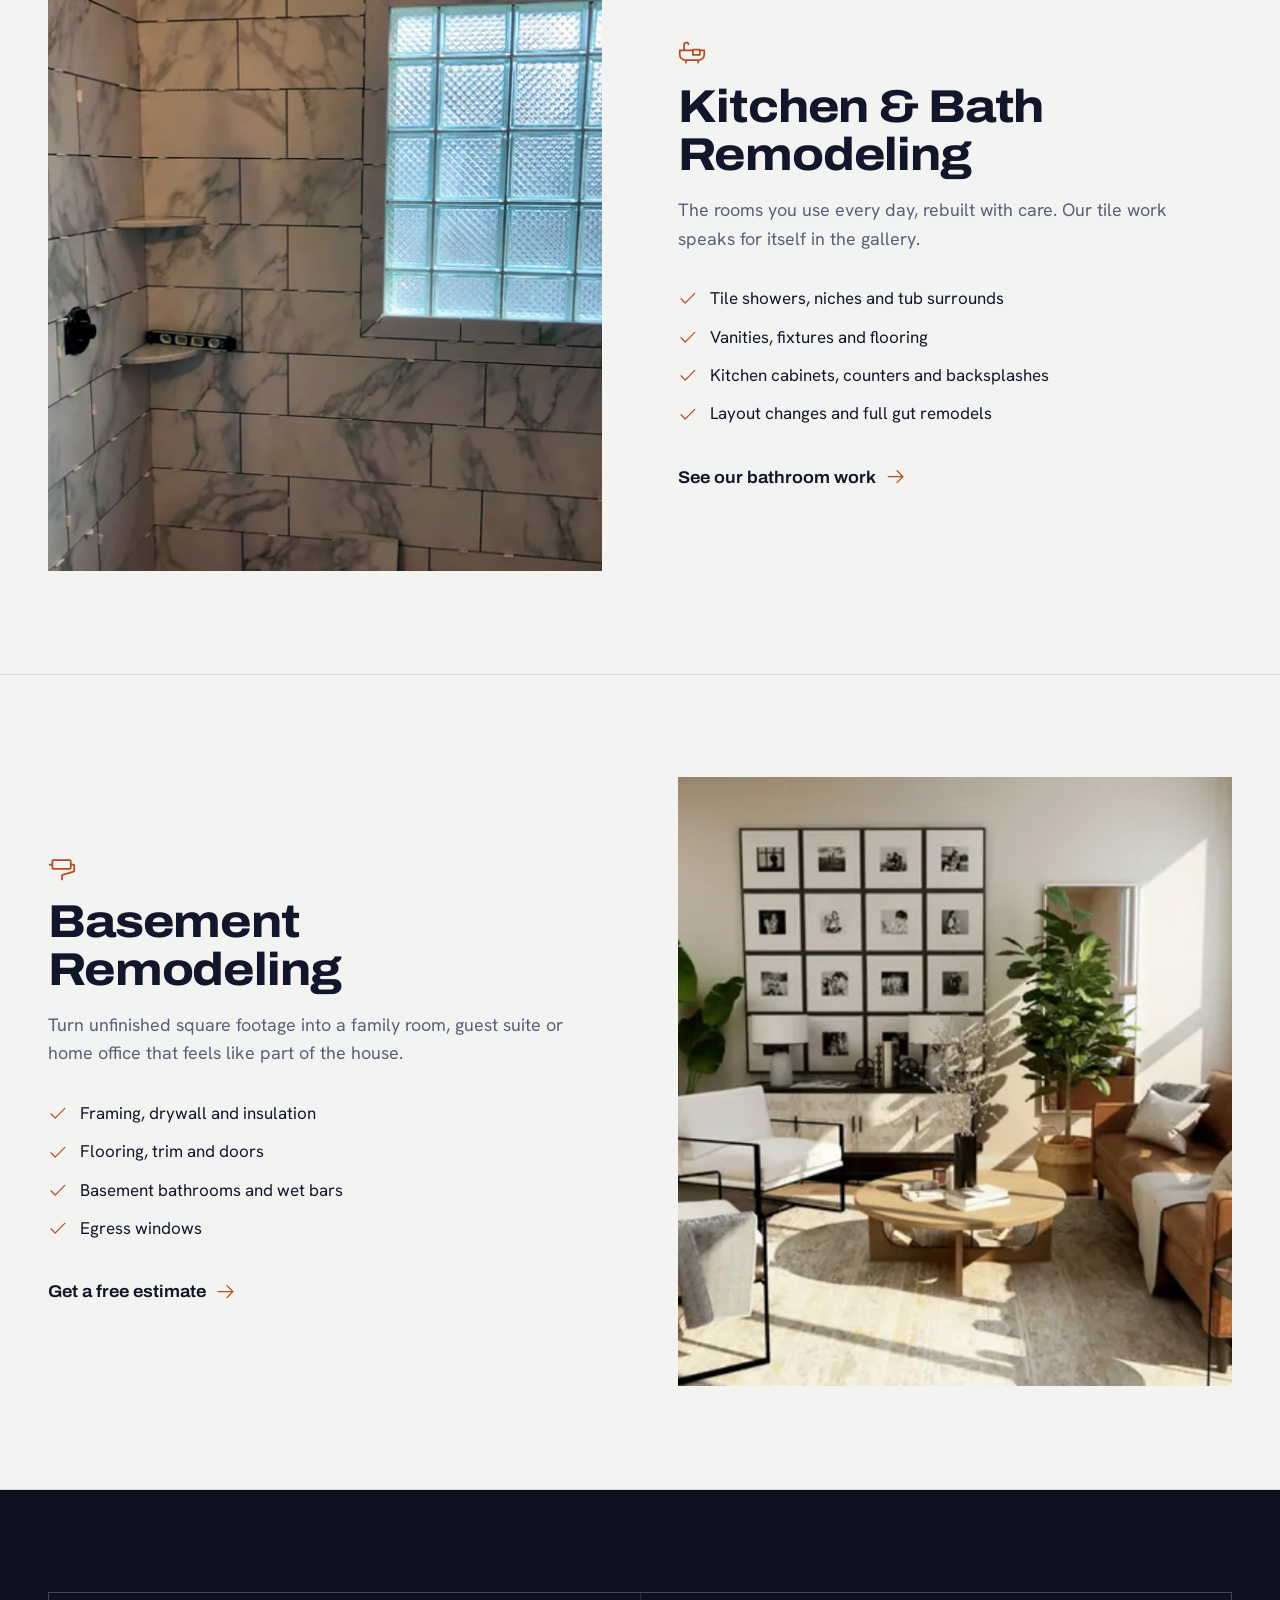
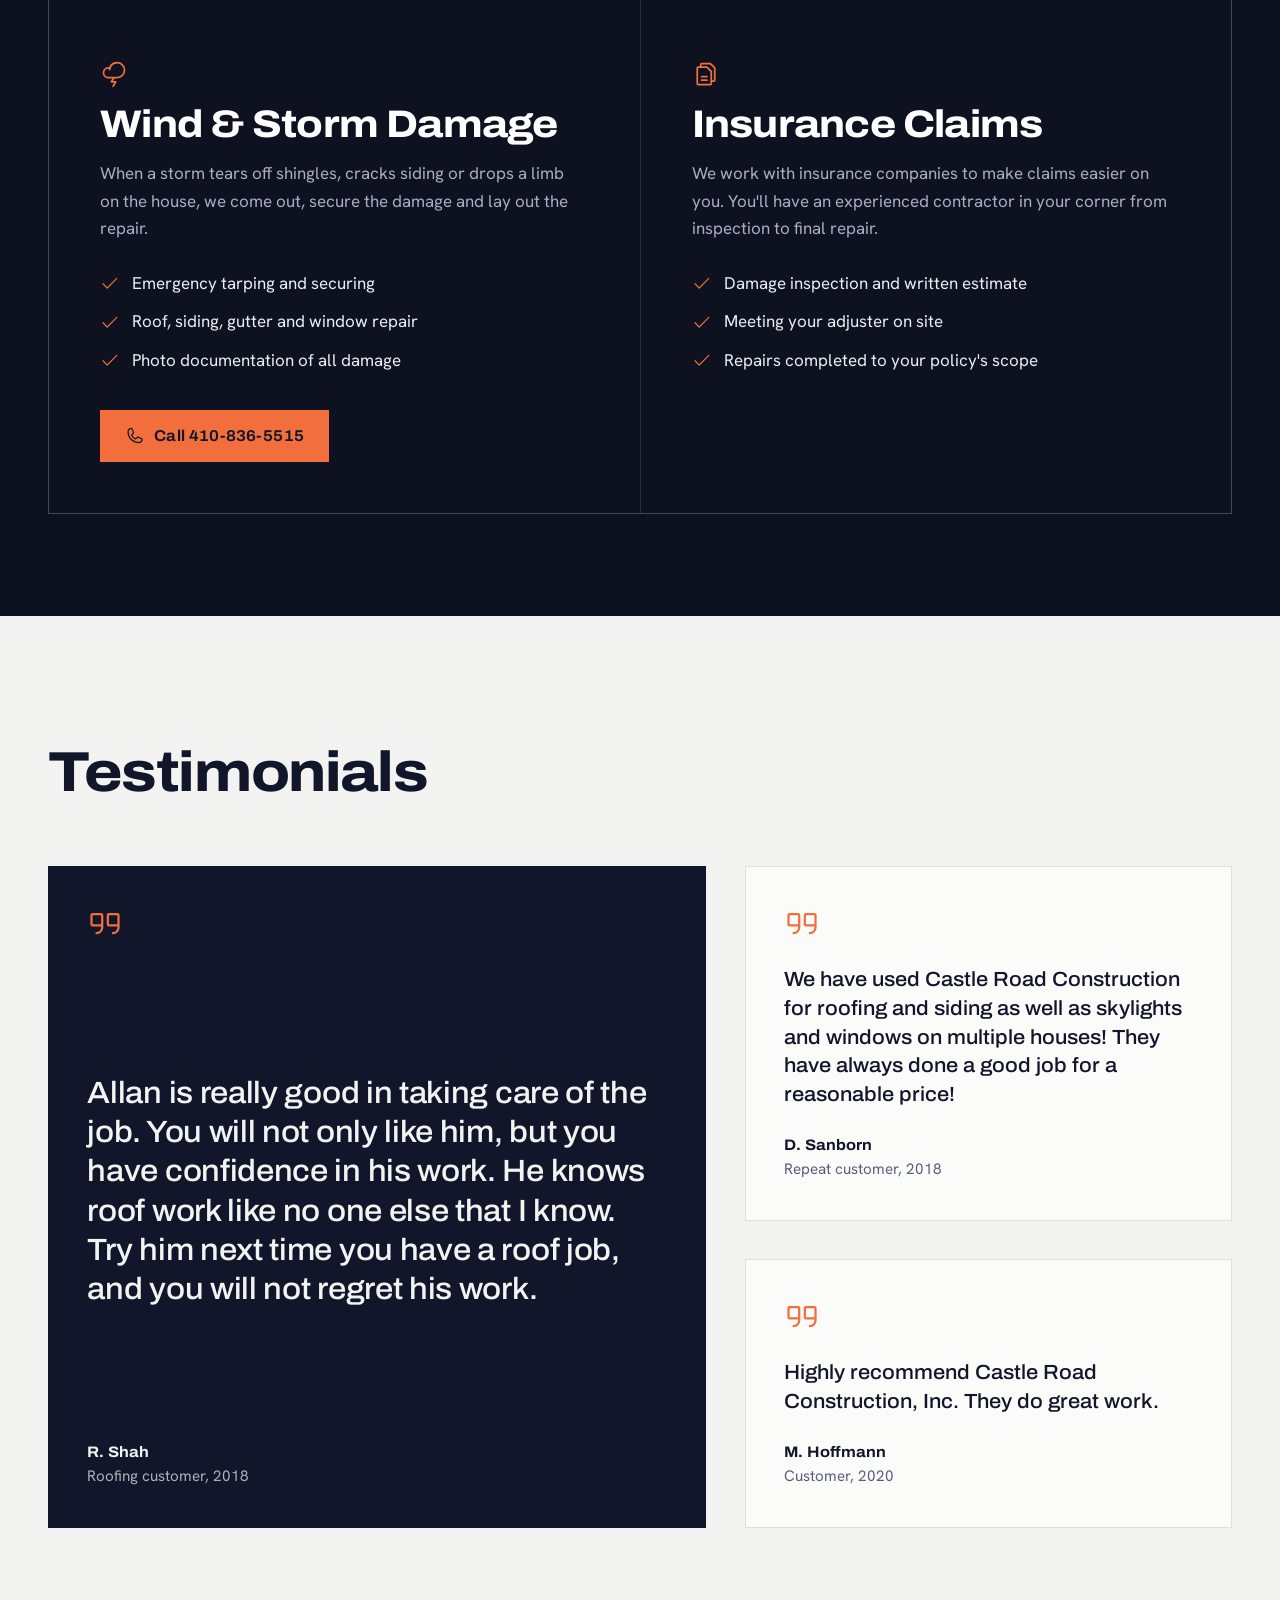
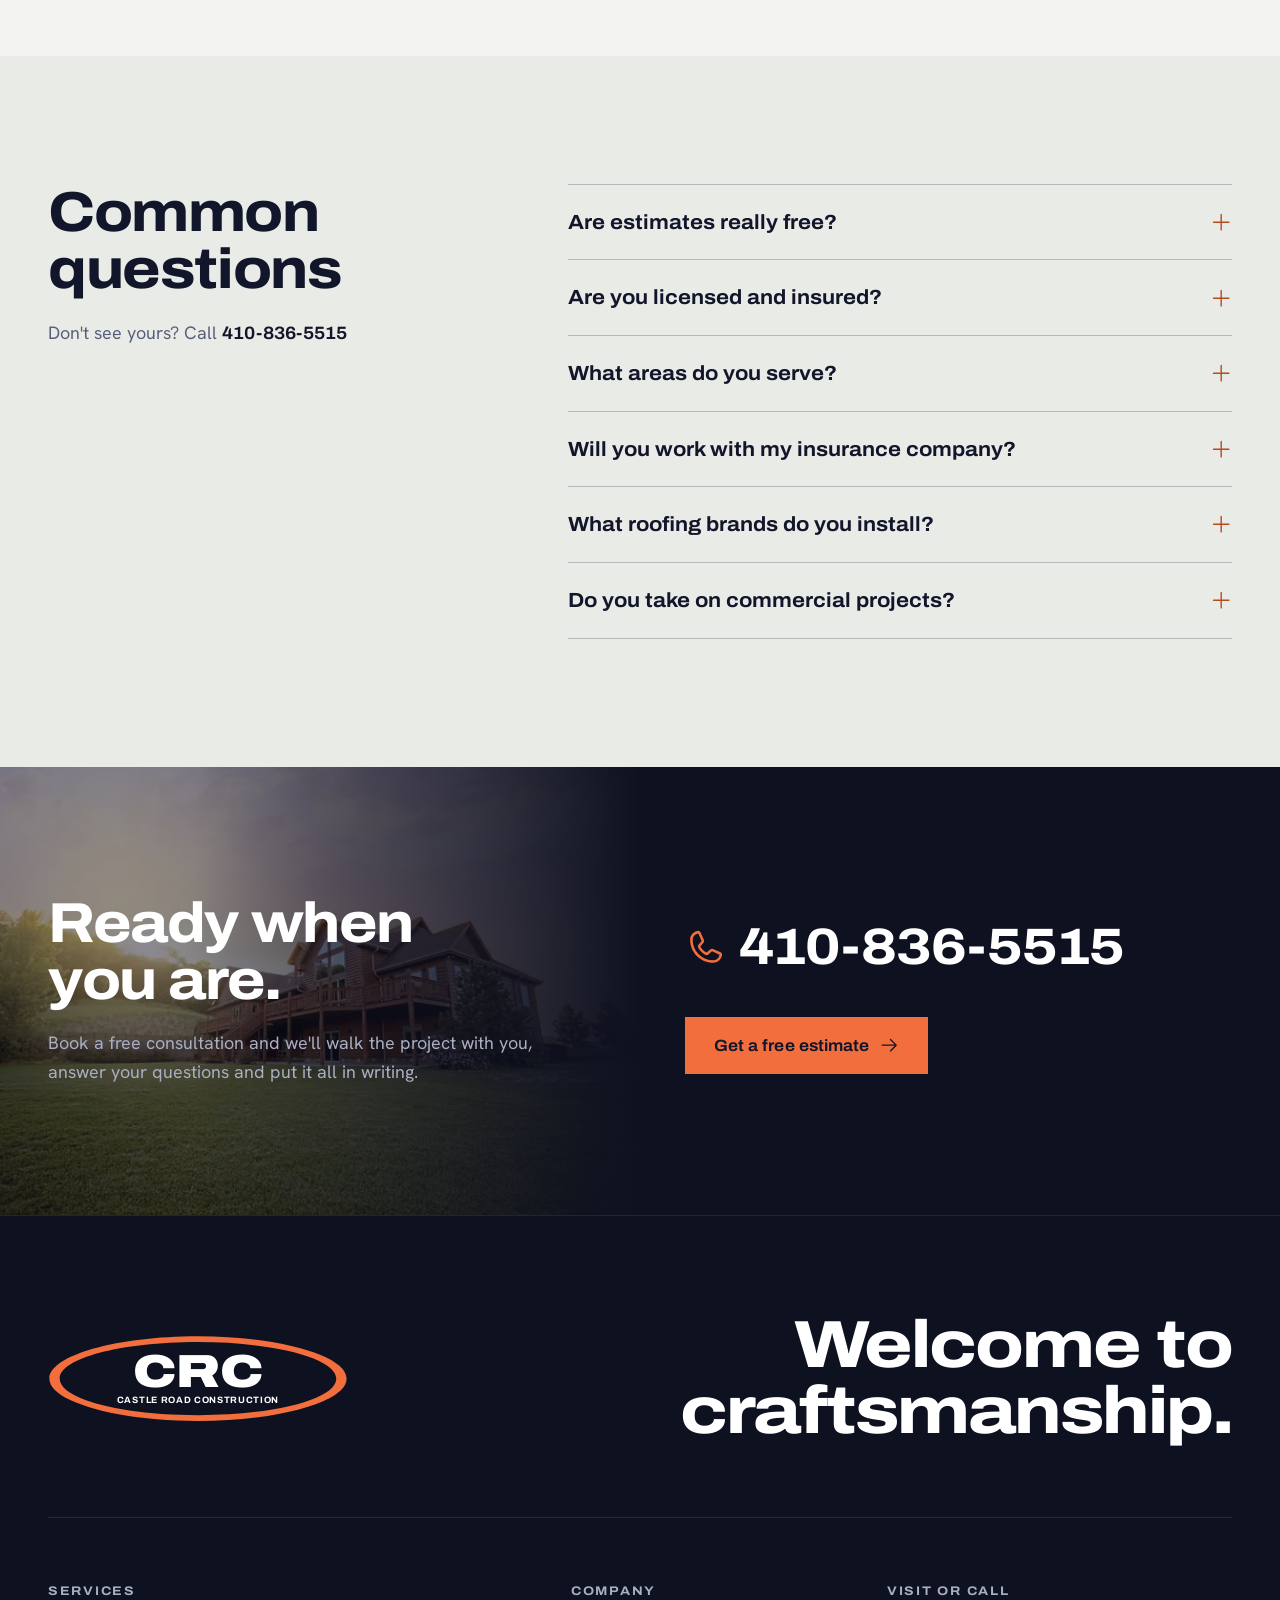
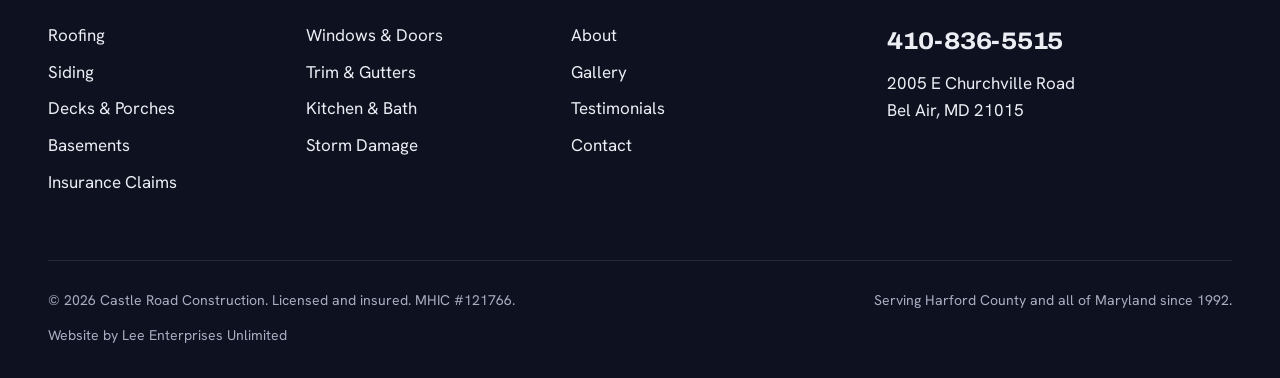
<file: services.html>
<!doctype html>
<html lang="en">
<head>
<meta charset="utf-8">
<meta name="viewport" content="width=device-width, initial-scale=1">

<title>Services & Testimonials | Castle Road Construction, Bel Air MD</title>
<meta name="description" content="Roofing, windows, doors, siding, trim, gutters, decks, kitchen and bath remodeling, basements, storm damage and insurance claims in Harford County, MD. Read what our customers say.">
<link rel="canonical" href="https://www.castleroadconst.com/services">
<meta name="theme-color" content="#12162B">
<meta property="og:type" content="website">
<meta property="og:site_name" content="Castle Road Construction">
<meta property="og:title" content="Services & Testimonials | Castle Road Construction, Bel Air MD">
<meta property="og:description" content="Roofing, windows, doors, siding, trim, gutters, decks, kitchen and bath remodeling, basements, storm damage and insurance claims in Harford County, MD. Read what our customers say.">
<meta property="og:url" content="https://www.castleroadconst.com/services">
<meta property="og:image" content="https://www.castleroadconst.com/assets/img/work-split-level-siding-1280.webp">
<meta name="twitter:card" content="summary_large_image">
<link rel="icon" href="assets/favicon.svg" type="image/svg+xml">
<link rel="preload" href="assets/fonts/archivo-var.woff2" as="font" type="font/woff2" crossorigin>
<link rel="preload" href="assets/fonts/hanken-var.woff2" as="font" type="font/woff2" crossorigin>
<link rel="stylesheet" href="assets/css/styles.css">
<script type="application/ld+json">{"@context":"https://schema.org","@type":"RoofingContractor","name":"Castle Road Construction","url":"https://www.castleroadconst.com","telephone":"+1-410-836-5515","foundingDate":"1992","image":"https://www.castleroadconst.com/assets/img/work-new-build-dusk-1280.webp","logo":"https://www.castleroadconst.com/assets/favicon.svg","address":{"@type":"PostalAddress","streetAddress":"2005 E Churchville Road","addressLocality":"Bel Air","addressRegion":"MD","postalCode":"21015","addressCountry":"US"},"areaServed":[{"@type":"AdministrativeArea","name":"Harford County, MD"},{"@type":"State","name":"Maryland"}],"hasOfferCatalog":{"@type":"OfferCatalog","name":"Home improvement services","itemListElement":[{"@type":"Offer","itemOffered":{"@type":"Service","name":"Roofing"}},{"@type":"Offer","itemOffered":{"@type":"Service","name":"Windows and Doors"}},{"@type":"Offer","itemOffered":{"@type":"Service","name":"Siding"}},{"@type":"Offer","itemOffered":{"@type":"Service","name":"Trim and Gutters"}},{"@type":"Offer","itemOffered":{"@type":"Service","name":"Decks and Porches"}},{"@type":"Offer","itemOffered":{"@type":"Service","name":"Kitchen and Bathroom Remodeling"}},{"@type":"Offer","itemOffered":{"@type":"Service","name":"Basement Remodeling"}},{"@type":"Offer","itemOffered":{"@type":"Service","name":"Storm Damage Repair"}},{"@type":"Offer","itemOffered":{"@type":"Service","name":"Insurance Claims"}}]}}</script>
<script>document.documentElement.classList.add('js')</script>
</head>
<body class="page-services">
<svg xmlns="http://www.w3.org/2000/svg" style="display:none"><symbol id="i-arrow-left" viewBox="0 0 256 256"><path d="M224,128a8,8,0,0,1-8,8H59.31l58.35,58.34a8,8,0,0,1-11.32,11.32l-72-72a8,8,0,0,1,0-11.32l72-72a8,8,0,0,1,11.32,11.32L59.31,120H216A8,8,0,0,1,224,128Z"/></symbol><symbol id="i-arrow-right" viewBox="0 0 256 256"><path d="M221.66,133.66l-72,72a8,8,0,0,1-11.32-11.32L196.69,136H40a8,8,0,0,1,0-16H196.69L138.34,61.66a8,8,0,0,1,11.32-11.32l72,72A8,8,0,0,1,221.66,133.66Z"/></symbol><symbol id="i-arrow-up-right" viewBox="0 0 256 256"><path d="M200,64V168a8,8,0,0,1-16,0V83.31L69.66,197.66a8,8,0,0,1-11.32-11.32L172.69,72H88a8,8,0,0,1,0-16H192A8,8,0,0,1,200,64Z"/></symbol><symbol id="i-bathtub" viewBox="0 0 256 256"><path d="M240,96H208a8,8,0,0,0-8-8H136a8,8,0,0,0-8,8H64V52A12,12,0,0,1,76,40a12.44,12.44,0,0,1,12.16,9.59,8,8,0,0,0,15.68-3.18A28.32,28.32,0,0,0,76,24,28,28,0,0,0,48,52V96H16a8,8,0,0,0-8,8v40a56.06,56.06,0,0,0,56,56v16a8,8,0,0,0,16,0V200h96v16a8,8,0,0,0,16,0V200a56.06,56.06,0,0,0,56-56V104A8,8,0,0,0,240,96Zm-48,8v32H144V104Zm40,40a40,40,0,0,1-40,40H64a40,40,0,0,1-40-40V112H128v32a8,8,0,0,0,8,8h64a8,8,0,0,0,8-8V112h24Z"/></symbol><symbol id="i-broom" viewBox="0 0 256 256"><path d="M235.5,216.81c-22.56-11-35.5-34.58-35.5-64.8V134.73a15.94,15.94,0,0,0-10.09-14.87L165,110a8,8,0,0,1-4.48-10.34l21.32-53a28,28,0,0,0-16.1-37,28.14,28.14,0,0,0-35.82,16,.61.61,0,0,0,0,.12L108.9,79a8,8,0,0,1-10.37,4.49L73.11,73.14A15.89,15.89,0,0,0,55.74,76.8C34.68,98.45,24,123.75,24,152a111.45,111.45,0,0,0,31.18,77.53A8,8,0,0,0,61,232H232a8,8,0,0,0,3.5-15.19ZM67.14,88l25.41,10.3a24,24,0,0,0,31.23-13.45l21-53c2.56-6.11,9.47-9.27,15.43-7a12,12,0,0,1,6.88,15.92L145.69,93.76a24,24,0,0,0,13.43,31.14L184,134.73V152c0,.33,0,.66,0,1L55.77,101.71A108.84,108.84,0,0,1,67.14,88Zm48,128a87.53,87.53,0,0,1-24.34-42,8,8,0,0,0-15.49,4,105.16,105.16,0,0,0,18.36,38H64.44A95.54,95.54,0,0,1,40,152a85.9,85.9,0,0,1,7.73-36.29l137.8,55.12c3,18,10.56,33.48,21.89,45.16Z"/></symbol><symbol id="i-calendar-check" viewBox="0 0 256 256"><path d="M208,32H184V24a8,8,0,0,0-16,0v8H88V24a8,8,0,0,0-16,0v8H48A16,16,0,0,0,32,48V208a16,16,0,0,0,16,16H208a16,16,0,0,0,16-16V48A16,16,0,0,0,208,32ZM72,48v8a8,8,0,0,0,16,0V48h80v8a8,8,0,0,0,16,0V48h24V80H48V48ZM208,208H48V96H208V208Zm-38.34-85.66a8,8,0,0,1,0,11.32l-48,48a8,8,0,0,1-11.32,0l-24-24a8,8,0,0,1,11.32-11.32L116,164.69l42.34-42.35A8,8,0,0,1,169.66,122.34Z"/></symbol><symbol id="i-caret-down" viewBox="0 0 256 256"><path d="M213.66,101.66l-80,80a8,8,0,0,1-11.32,0l-80-80A8,8,0,0,1,53.66,90.34L128,164.69l74.34-74.35a8,8,0,0,1,11.32,11.32Z"/></symbol><symbol id="i-certificate" viewBox="0 0 256 256"><path d="M128,136a8,8,0,0,1-8,8H72a8,8,0,0,1,0-16h48A8,8,0,0,1,128,136Zm-8-40H72a8,8,0,0,0,0,16h48a8,8,0,0,0,0-16Zm112,65.47V224A8,8,0,0,1,220,231l-24-13.74L172,231A8,8,0,0,1,160,224V200H40a16,16,0,0,1-16-16V56A16,16,0,0,1,40,40H216a16,16,0,0,1,16,16V86.53a51.88,51.88,0,0,1,0,74.94ZM160,184V161.47A52,52,0,0,1,216,76V56H40V184Zm56-12a51.88,51.88,0,0,1-40,0v38.22l16-9.16a8,8,0,0,1,7.94,0l16,9.16Zm16-48a36,36,0,1,0-36,36A36,36,0,0,0,232,124Z"/></symbol><symbol id="i-check-circle" viewBox="0 0 256 256"><path d="M173.66,98.34a8,8,0,0,1,0,11.32l-56,56a8,8,0,0,1-11.32,0l-24-24a8,8,0,0,1,11.32-11.32L112,148.69l50.34-50.35A8,8,0,0,1,173.66,98.34ZM232,128A104,104,0,1,1,128,24,104.11,104.11,0,0,1,232,128Zm-16,0a88,88,0,1,0-88,88A88.1,88.1,0,0,0,216,128Z"/></symbol><symbol id="i-check" viewBox="0 0 256 256"><path d="M229.66,77.66l-128,128a8,8,0,0,1-11.32,0l-56-56a8,8,0,0,1,11.32-11.32L96,188.69,218.34,66.34a8,8,0,0,1,11.32,11.32Z"/></symbol><symbol id="i-clipboard-text" viewBox="0 0 256 256"><path d="M168,152a8,8,0,0,1-8,8H96a8,8,0,0,1,0-16h64A8,8,0,0,1,168,152Zm-8-40H96a8,8,0,0,0,0,16h64a8,8,0,0,0,0-16Zm56-64V216a16,16,0,0,1-16,16H56a16,16,0,0,1-16-16V48A16,16,0,0,1,56,32H92.26a47.92,47.92,0,0,1,71.48,0H200A16,16,0,0,1,216,48ZM96,64h64a32,32,0,0,0-64,0ZM200,48H173.25A47.93,47.93,0,0,1,176,64v8a8,8,0,0,1-8,8H88a8,8,0,0,1-8-8V64a47.93,47.93,0,0,1,2.75-16H56V216H200Z"/></symbol><symbol id="i-cloud-lightning" viewBox="0 0 256 256"><path d="M156,16A76.2,76.2,0,0,0,84.92,64.76,53.26,53.26,0,0,0,76,64a52,52,0,0,0,0,104h37.87L97.14,195.88A8,8,0,0,0,104,208h25.87l-16.73,27.88a8,8,0,0,0,13.72,8.24l24-40A8,8,0,0,0,144,192H118.13l14.4-24H156a76,76,0,0,0,0-152Zm0,136H76a36,36,0,0,1,0-72,38.11,38.11,0,0,1,4.78.31q-.56,3.57-.77,7.23a8,8,0,0,0,16,.92A60.06,60.06,0,1,1,156,152Z"/></symbol><symbol id="i-cooking-pot" viewBox="0 0 256 256"><path d="M88,48V16a8,8,0,0,1,16,0V48a8,8,0,0,1-16,0Zm40,8a8,8,0,0,0,8-8V16a8,8,0,0,0-16,0V48A8,8,0,0,0,128,56Zm32,0a8,8,0,0,0,8-8V16a8,8,0,0,0-16,0V48A8,8,0,0,0,160,56Zm92.8,46.4L224,124v60a32,32,0,0,1-32,32H64a32,32,0,0,1-32-32V124L3.2,102.4a8,8,0,0,1,9.6-12.8L32,104V80a8,8,0,0,1,8-8H216a8,8,0,0,1,8,8v24l19.2-14.4a8,8,0,0,1,9.6,12.8ZM208,88H48v96a16,16,0,0,0,16,16H192a16,16,0,0,0,16-16Z"/></symbol><symbol id="i-door" viewBox="0 0 256 256"><path d="M232,216H208V40a16,16,0,0,0-16-16H64A16,16,0,0,0,48,40V216H24a8,8,0,0,0,0,16H232a8,8,0,0,0,0-16ZM64,40H192V216H64Zm104,92a12,12,0,1,1-12-12A12,12,0,0,1,168,132Z"/></symbol><symbol id="i-drop" viewBox="0 0 256 256"><path d="M174,47.75a254.19,254.19,0,0,0-41.45-38.3,8,8,0,0,0-9.18,0A254.19,254.19,0,0,0,82,47.75C54.51,79.32,40,112.6,40,144a88,88,0,0,0,176,0C216,112.6,201.49,79.32,174,47.75ZM128,216a72.08,72.08,0,0,1-72-72c0-57.23,55.47-105,72-118,16.53,13,72,60.75,72,118A72.08,72.08,0,0,1,128,216Zm55.89-62.66a57.6,57.6,0,0,1-46.56,46.55A8.75,8.75,0,0,1,136,200a8,8,0,0,1-1.32-15.89c16.57-2.79,30.63-16.85,33.44-33.45a8,8,0,0,1,15.78,2.68Z"/></symbol><symbol id="i-envelope-simple" viewBox="0 0 256 256"><path d="M224,48H32a8,8,0,0,0-8,8V192a16,16,0,0,0,16,16H216a16,16,0,0,0,16-16V56A8,8,0,0,0,224,48ZM203.43,64,128,133.15,52.57,64ZM216,192H40V74.19l82.59,75.71a8,8,0,0,0,10.82,0L216,74.19V192Z"/></symbol><symbol id="i-facebook-logo" viewBox="0 0 256 256"><path d="M128,24A104,104,0,1,0,232,128,104.11,104.11,0,0,0,128,24Zm8,191.63V152h24a8,8,0,0,0,0-16H136V112a16,16,0,0,1,16-16h16a8,8,0,0,0,0-16H152a32,32,0,0,0-32,32v24H96a8,8,0,0,0,0,16h24v63.63a88,88,0,1,1,16,0Z"/></symbol><symbol id="i-files" viewBox="0 0 256 256"><path d="M213.66,66.34l-40-40A8,8,0,0,0,168,24H88A16,16,0,0,0,72,40V56H56A16,16,0,0,0,40,72V216a16,16,0,0,0,16,16H168a16,16,0,0,0,16-16V200h16a16,16,0,0,0,16-16V72A8,8,0,0,0,213.66,66.34ZM168,216H56V72h76.69L168,107.31v84.53c0,.06,0,.11,0,.16s0,.1,0,.16V216Zm32-32H184V104a8,8,0,0,0-2.34-5.66l-40-40A8,8,0,0,0,136,56H88V40h76.69L200,75.31Zm-56-32a8,8,0,0,1-8,8H88a8,8,0,0,1,0-16h48A8,8,0,0,1,144,152Zm0,32a8,8,0,0,1-8,8H88a8,8,0,0,1,0-16h48A8,8,0,0,1,144,184Z"/></symbol><symbol id="i-frame-corners" viewBox="0 0 256 256"><path d="M200,80v32a8,8,0,0,1-16,0V88H160a8,8,0,0,1,0-16h32A8,8,0,0,1,200,80ZM96,168H72V144a8,8,0,0,0-16,0v32a8,8,0,0,0,8,8H96a8,8,0,0,0,0-16ZM232,56V200a16,16,0,0,1-16,16H40a16,16,0,0,1-16-16V56A16,16,0,0,1,40,40H216A16,16,0,0,1,232,56ZM216,200V56H40V200H216Z"/></symbol><symbol id="i-hammer" viewBox="0 0 256 256"><path d="M251.34,112,183.88,44.08a96.1,96.1,0,0,0-135.77,0l-.09.09L34.25,58.4A8,8,0,0,0,45.74,69.53L59.47,55.35a79.92,79.92,0,0,1,18.71-13.9L124.68,88l-96,96a16,16,0,0,0,0,22.63l20.69,20.69a16,16,0,0,0,22.63,0l96-96,14.34,14.34h0L200,163.3a16,16,0,0,0,22.63,0l28.69-28.69A16,16,0,0,0,251.34,112ZM60.68,216,40,195.31l68-68L128.68,148ZM162.34,114.32,140,136.67,119.31,116l22.35-22.35a8,8,0,0,0,0-11.32L94.32,35a80,80,0,0,1,78.23,20.41l44.22,44.51L188,128.66l-14.34-14.34A8,8,0,0,0,162.34,114.32Zm49,37.66-12-12L228,111.25l12,12Z"/></symbol><symbol id="i-handshake" viewBox="0 0 256 256"><path d="M254.3,107.91,228.78,56.85a16,16,0,0,0-21.47-7.15L182.44,62.13,130.05,48.27a8.14,8.14,0,0,0-4.1,0L73.56,62.13,48.69,49.7a16,16,0,0,0-21.47,7.15L1.7,107.9a16,16,0,0,0,7.15,21.47l27,13.51,55.49,39.63a8.06,8.06,0,0,0,2.71,1.25l64,16a8,8,0,0,0,7.6-2.1l55.07-55.08,26.42-13.21a16,16,0,0,0,7.15-21.46Zm-54.89,33.37L165,113.72a8,8,0,0,0-10.68.61C136.51,132.27,116.66,130,104,122L147.24,80h31.81l27.21,54.41ZM41.53,64,62,74.22,36.43,125.27,16,115.06Zm116,119.13L99.42,168.61l-49.2-35.14,28-56L128,64.28l9.8,2.59-45,43.68-.08.09a16,16,0,0,0,2.72,24.81c20.56,13.13,45.37,11,64.91-5L188,152.66Zm62-57.87-25.52-51L214.47,64,240,115.06Zm-87.75,92.67a8,8,0,0,1-7.75,6.06,8.13,8.13,0,0,1-1.95-.24L80.41,213.33a7.89,7.89,0,0,1-2.71-1.25L51.35,193.26a8,8,0,0,1,9.3-13l25.11,17.94L126,208.24A8,8,0,0,1,131.82,217.94Z"/></symbol><symbol id="i-house-line" viewBox="0 0 256 256"><path d="M240,208H224V136l2.34,2.34A8,8,0,0,0,237.66,127L139.31,28.68a16,16,0,0,0-22.62,0L18.34,127a8,8,0,0,0,11.32,11.31L32,136v72H16a8,8,0,0,0,0,16H240a8,8,0,0,0,0-16ZM48,120l80-80,80,80v88H160V152a8,8,0,0,0-8-8H104a8,8,0,0,0-8,8v56H48Zm96,88H112V160h32Z"/></symbol><symbol id="i-images-square" viewBox="0 0 256 256"><path d="M208,32H80A16,16,0,0,0,64,48V64H48A16,16,0,0,0,32,80V208a16,16,0,0,0,16,16H176a16,16,0,0,0,16-16V192h16a16,16,0,0,0,16-16V48A16,16,0,0,0,208,32ZM80,48H208v69.38l-16.7-16.7a16,16,0,0,0-22.62,0L93.37,176H80Zm96,160H48V80H64v96a16,16,0,0,0,16,16h96Zm32-32H116l64-64,28,28v36Zm-88-64A24,24,0,1,0,96,88,24,24,0,0,0,120,112Zm0-32a8,8,0,1,1-8,8A8,8,0,0,1,120,80Z"/></symbol><symbol id="i-list" viewBox="0 0 256 256"><path d="M224,128a8,8,0,0,1-8,8H40a8,8,0,0,1,0-16H216A8,8,0,0,1,224,128ZM40,72H216a8,8,0,0,0,0-16H40a8,8,0,0,0,0,16ZM216,184H40a8,8,0,0,0,0,16H216a8,8,0,0,0,0-16Z"/></symbol><symbol id="i-magnifying-glass-plus" viewBox="0 0 256 256"><path d="M152,112a8,8,0,0,1-8,8H120v24a8,8,0,0,1-16,0V120H80a8,8,0,0,1,0-16h24V80a8,8,0,0,1,16,0v24h24A8,8,0,0,1,152,112Zm77.66,117.66a8,8,0,0,1-11.32,0l-50.06-50.07a88.11,88.11,0,1,1,11.31-11.31l50.07,50.06A8,8,0,0,1,229.66,229.66ZM112,184a72,72,0,1,0-72-72A72.08,72.08,0,0,0,112,184Z"/></symbol><symbol id="i-map-pin" viewBox="0 0 256 256"><path d="M128,64a40,40,0,1,0,40,40A40,40,0,0,0,128,64Zm0,64a24,24,0,1,1,24-24A24,24,0,0,1,128,128Zm0-112a88.1,88.1,0,0,0-88,88c0,31.4,14.51,64.68,42,96.25a254.19,254.19,0,0,0,41.45,38.3,8,8,0,0,0,9.18,0A254.19,254.19,0,0,0,174,200.25c27.45-31.57,42-64.85,42-96.25A88.1,88.1,0,0,0,128,16Zm0,206c-16.53-13-72-60.75-72-118a72,72,0,0,1,144,0C200,161.23,144.53,209,128,222Z"/></symbol><symbol id="i-medal" viewBox="0 0 256 256"><path d="M216,96A88,88,0,1,0,72,163.83V240a8,8,0,0,0,11.58,7.16L128,225l44.43,22.21A8.07,8.07,0,0,0,176,248a8,8,0,0,0,8-8V163.83A87.85,87.85,0,0,0,216,96ZM56,96a72,72,0,1,1,72,72A72.08,72.08,0,0,1,56,96ZM168,227.06l-36.43-18.21a8,8,0,0,0-7.16,0L88,227.06V174.37a87.89,87.89,0,0,0,80,0ZM128,152A56,56,0,1,0,72,96,56.06,56.06,0,0,0,128,152Zm0-96A40,40,0,1,1,88,96,40,40,0,0,1,128,56Z"/></symbol><symbol id="i-paint-roller" viewBox="0 0 256 256"><path d="M232,88H216V64a16,16,0,0,0-16-16H48A16,16,0,0,0,32,64V88H16a8,8,0,0,0,0,16H32v24a16,16,0,0,0,16,16H200a16,16,0,0,0,16-16V104h16v50L131.6,182.65A16.07,16.07,0,0,0,120,198v34a8,8,0,0,0,16,0V198l100.4-28.68A16.07,16.07,0,0,0,248,154V104A16,16,0,0,0,232,88Zm-32,40H48V64H200v64Z"/></symbol><symbol id="i-phone" viewBox="0 0 256 256"><path d="M222.37,158.46l-47.11-21.11-.13-.06a16,16,0,0,0-15.17,1.4,8.12,8.12,0,0,0-.75.56L134.87,160c-15.42-7.49-31.34-23.29-38.83-38.51l20.78-24.71c.2-.25.39-.5.57-.77a16,16,0,0,0,1.32-15.06l0-.12L97.54,33.64a16,16,0,0,0-16.62-9.52A56.26,56.26,0,0,0,32,80c0,79.4,64.6,144,144,144a56.26,56.26,0,0,0,55.88-48.92A16,16,0,0,0,222.37,158.46ZM176,208A128.14,128.14,0,0,1,48,80,40.2,40.2,0,0,1,82.87,40a.61.61,0,0,0,0,.12l21,47L83.2,111.86a6.13,6.13,0,0,0-.57.77,16,16,0,0,0-1,15.7c9.06,18.53,27.73,37.06,46.46,46.11a16,16,0,0,0,15.75-1.14,8.44,8.44,0,0,0,.74-.56L168.89,152l47,21.05h0s.08,0,.11,0A40.21,40.21,0,0,1,176,208Z"/></symbol><symbol id="i-plus" viewBox="0 0 256 256"><path d="M224,128a8,8,0,0,1-8,8H136v80a8,8,0,0,1-16,0V136H40a8,8,0,0,1,0-16h80V40a8,8,0,0,1,16,0v80h80A8,8,0,0,1,224,128Z"/></symbol><symbol id="i-quotes" viewBox="0 0 256 256"><path d="M100,56H40A16,16,0,0,0,24,72v64a16,16,0,0,0,16,16h60v8a32,32,0,0,1-32,32,8,8,0,0,0,0,16,48.05,48.05,0,0,0,48-48V72A16,16,0,0,0,100,56Zm0,80H40V72h60ZM216,56H156a16,16,0,0,0-16,16v64a16,16,0,0,0,16,16h60v8a32,32,0,0,1-32,32,8,8,0,0,0,0,16,48.05,48.05,0,0,0,48-48V72A16,16,0,0,0,216,56Zm0,80H156V72h60Z"/></symbol><symbol id="i-ruler" viewBox="0 0 256 256"><path d="M235.32,73.37,182.63,20.69a16,16,0,0,0-22.63,0L20.68,160a16,16,0,0,0,0,22.63l52.69,52.68a16,16,0,0,0,22.63,0L235.32,96A16,16,0,0,0,235.32,73.37ZM84.68,224,32,171.31l32-32,26.34,26.35a8,8,0,0,0,11.32-11.32L75.31,128,96,107.31l26.34,26.35a8,8,0,0,0,11.32-11.32L107.31,96,128,75.31l26.34,26.35a8,8,0,0,0,11.32-11.32L139.31,64l32-32L224,84.69Z"/></symbol><symbol id="i-seal-check" viewBox="0 0 256 256"><path d="M225.86,102.82c-3.77-3.94-7.67-8-9.14-11.57-1.36-3.27-1.44-8.69-1.52-13.94-.15-9.76-.31-20.82-8-28.51s-18.75-7.85-28.51-8c-5.25-.08-10.67-.16-13.94-1.52-3.56-1.47-7.63-5.37-11.57-9.14C146.28,23.51,138.44,16,128,16s-18.27,7.51-25.18,14.14c-3.94,3.77-8,7.67-11.57,9.14C88,40.64,82.56,40.72,77.31,40.8c-9.76.15-20.82.31-28.51,8S41,67.55,40.8,77.31c-.08,5.25-.16,10.67-1.52,13.94-1.47,3.56-5.37,7.63-9.14,11.57C23.51,109.72,16,117.56,16,128s7.51,18.27,14.14,25.18c3.77,3.94,7.67,8,9.14,11.57,1.36,3.27,1.44,8.69,1.52,13.94.15,9.76.31,20.82,8,28.51s18.75,7.85,28.51,8c5.25.08,10.67.16,13.94,1.52,3.56,1.47,7.63,5.37,11.57,9.14C109.72,232.49,117.56,240,128,240s18.27-7.51,25.18-14.14c3.94-3.77,8-7.67,11.57-9.14,3.27-1.36,8.69-1.44,13.94-1.52,9.76-.15,20.82-.31,28.51-8s7.85-18.75,8-28.51c.08-5.25.16-10.67,1.52-13.94,1.47-3.56,5.37-7.63,9.14-11.57C232.49,146.28,240,138.44,240,128S232.49,109.73,225.86,102.82Zm-11.55,39.29c-4.79,5-9.75,10.17-12.38,16.52-2.52,6.1-2.63,13.07-2.73,19.82-.1,7-.21,14.33-3.32,17.43s-10.39,3.22-17.43,3.32c-6.75.1-13.72.21-19.82,2.73-6.35,2.63-11.52,7.59-16.52,12.38S132,224,128,224s-9.15-4.92-14.11-9.69-10.17-9.75-16.52-12.38c-6.1-2.52-13.07-2.63-19.82-2.73-7-.1-14.33-.21-17.43-3.32s-3.22-10.39-3.32-17.43c-.1-6.75-.21-13.72-2.73-19.82-2.63-6.35-7.59-11.52-12.38-16.52S32,132,32,128s4.92-9.15,9.69-14.11,9.75-10.17,12.38-16.52c2.52-6.1,2.63-13.07,2.73-19.82.1-7,.21-14.33,3.32-17.43S70.51,56.9,77.55,56.8c6.75-.1,13.72-.21,19.82-2.73,6.35-2.63,11.52-7.59,16.52-12.38S124,32,128,32s9.15,4.92,14.11,9.69,10.17,9.75,16.52,12.38c6.1,2.52,13.07,2.63,19.82,2.73,7,.1,14.33.21,17.43,3.32s3.22,10.39,3.32,17.43c.1,6.75.21,13.72,2.73,19.82,2.63,6.35,7.59,11.52,12.38,16.52S224,124,224,128,219.08,137.15,214.31,142.11ZM173.66,98.34a8,8,0,0,1,0,11.32l-56,56a8,8,0,0,1-11.32,0l-24-24a8,8,0,0,1,11.32-11.32L112,148.69l50.34-50.35A8,8,0,0,1,173.66,98.34Z"/></symbol><symbol id="i-shield-check" viewBox="0 0 256 256"><path d="M208,40H48A16,16,0,0,0,32,56v56c0,52.72,25.52,84.67,46.93,102.19,23.06,18.86,46,25.26,47,25.53a8,8,0,0,0,4.2,0c1-.27,23.91-6.67,47-25.53C198.48,196.67,224,164.72,224,112V56A16,16,0,0,0,208,40Zm0,72c0,37.07-13.66,67.16-40.6,89.42A129.3,129.3,0,0,1,128,223.62a128.25,128.25,0,0,1-38.92-21.81C61.82,179.51,48,149.3,48,112l0-56,160,0ZM82.34,141.66a8,8,0,0,1,11.32-11.32L112,148.69l50.34-50.35a8,8,0,0,1,11.32,11.32l-56,56a8,8,0,0,1-11.32,0Z"/></symbol><symbol id="i-stack" viewBox="0 0 256 256"><path d="M230.91,172A8,8,0,0,1,228,182.91l-96,56a8,8,0,0,1-8.06,0l-96-56A8,8,0,0,1,36,169.09l92,53.65,92-53.65A8,8,0,0,1,230.91,172ZM220,121.09l-92,53.65L36,121.09A8,8,0,0,0,28,134.91l96,56a8,8,0,0,0,8.06,0l96-56A8,8,0,1,0,220,121.09ZM24,80a8,8,0,0,1,4-6.91l96-56a8,8,0,0,1,8.06,0l96,56a8,8,0,0,1,0,13.82l-96,56a8,8,0,0,1-8.06,0l-96-56A8,8,0,0,1,24,80Zm23.88,0L128,126.74,208.12,80,128,33.26Z"/></symbol><symbol id="i-stairs" viewBox="0 0 256 256"><path d="M200,24H56A16,16,0,0,0,40,40V216a16,16,0,0,0,16,16H200a16,16,0,0,0,16-16V40A16,16,0,0,0,200,24ZM152,144h48v24H112V144Zm8-16V104h40v24Zm40-88V88H152a8,8,0,0,0-8,8v32H104a8,8,0,0,0-8,8v32H56V40Zm0,176H56V184H200v32Z"/></symbol><symbol id="i-star" viewBox="0 0 256 256"><path d="M239.18,97.26A16.38,16.38,0,0,0,224.92,86l-59-4.76L143.14,26.15a16.36,16.36,0,0,0-30.27,0L90.11,81.23,31.08,86a16.46,16.46,0,0,0-9.37,28.86l45,38.83L53,211.75a16.38,16.38,0,0,0,24.5,17.82L128,198.49l50.53,31.08A16.4,16.4,0,0,0,203,211.75l-13.76-58.07,45-38.83A16.43,16.43,0,0,0,239.18,97.26Zm-15.34,5.47-48.7,42a8,8,0,0,0-2.56,7.91l14.88,62.8a.37.37,0,0,1-.17.48c-.18.14-.23.11-.38,0l-54.72-33.65a8,8,0,0,0-8.38,0L69.09,215.94c-.15.09-.19.12-.38,0a.37.37,0,0,1-.17-.48l14.88-62.8a8,8,0,0,0-2.56-7.91l-48.7-42c-.12-.1-.23-.19-.13-.5s.18-.27.33-.29l63.92-5.16A8,8,0,0,0,103,91.86l24.62-59.61c.08-.17.11-.25.35-.25s.27.08.35.25L153,91.86a8,8,0,0,0,6.75,4.92l63.92,5.16c.15,0,.24,0,.33.29S224,102.63,223.84,102.73Z"/></symbol><symbol id="i-toolbox" viewBox="0 0 256 256"><path d="M224,64H176V56a24,24,0,0,0-24-24H104A24,24,0,0,0,80,56v8H32A16,16,0,0,0,16,80V192a16,16,0,0,0,16,16H224a16,16,0,0,0,16-16V80A16,16,0,0,0,224,64ZM96,56a8,8,0,0,1,8-8h48a8,8,0,0,1,8,8v8H96ZM224,80v32H192v-8a8,8,0,0,0-16,0v8H80v-8a8,8,0,0,0-16,0v8H32V80Zm0,112H32V128H64v8a8,8,0,0,0,16,0v-8h96v8a8,8,0,0,0,16,0v-8h32v64Z"/></symbol><symbol id="i-umbrella-simple" viewBox="0 0 256 256"><path d="M240,126.63A112.44,112.44,0,0,0,51.75,53.75a111.56,111.56,0,0,0-35.7,72.88A16,16,0,0,0,32,144h88v56a32,32,0,0,0,64,0,8,8,0,0,0-16,0,16,16,0,0,1-32,0V144h88a16,16,0,0,0,16-17.37ZM32,128l0,0A96.43,96.43,0,0,1,193.4,65.52,95.32,95.32,0,0,1,224,128Z"/></symbol><symbol id="i-warning-circle" viewBox="0 0 256 256"><path d="M128,24A104,104,0,1,0,232,128,104.11,104.11,0,0,0,128,24Zm0,192a88,88,0,1,1,88-88A88.1,88.1,0,0,1,128,216Zm-8-80V80a8,8,0,0,1,16,0v56a8,8,0,0,1-16,0Zm20,36a12,12,0,1,1-12-12A12,12,0,0,1,140,172Z"/></symbol><symbol id="i-x" viewBox="0 0 256 256"><path d="M205.66,194.34a8,8,0,0,1-11.32,11.32L128,139.31,61.66,205.66a8,8,0,0,1-11.32-11.32L116.69,128,50.34,61.66A8,8,0,0,1,61.66,50.34L128,116.69l66.34-66.35a8,8,0,0,1,11.32,11.32L139.31,128Z"/></symbol></svg>
<a class="skip-link" href="#main">Skip to content</a>
<div class="header-sentinel" aria-hidden="true"></div>
<header class="site-header" data-header>
  <div class="container header-inner">
    <a class="logo" href="index.html" aria-label="Castle Road Construction home">
      <svg class="logo-mark" viewBox="0 0 220 64" aria-hidden="true" focusable="false">
  <path class="logo-ring" fill-rule="evenodd" d="M110 1C49.8 1 1 15.3 1 32s48.8 31 109 31 109-14.3 109-31S170.2 1 110 1Zm0 4.2c57.3 0 101.4 12.2 101.4 26.8S167.3 58.8 110 58.8 8.6 46.6 8.6 32 52.7 5.2 110 5.2Z"/>
  <text class="logo-crc" x="110" y="42.5" text-anchor="middle">CRC</text>
</svg>
      <span class="logo-word">Castle Road<br>Construction</span>
    </a>
    <nav class="nav" aria-label="Primary">
      <ul><li><a href="index.html">Home</a></li><li><a href="about.html">About</a></li><li><a href="services.html" aria-current="page">Services</a></li><li><a href="gallery.html">Gallery</a></li><li><a href="contact.html">Contact</a></li></ul>
    </nav>
    <div class="header-actions">
      <a class="header-phone" href="tel:+14108365515"><svg class="icon" aria-hidden="true" focusable="false"><use href="#i-phone"/></svg><span>410-836-5515</span></a>
      <a class="btn btn--accent btn--sm header-cta" href="contact.html">Get a free estimate</a>
      <button class="menu-toggle" type="button" aria-expanded="false" aria-controls="mobile-menu" data-menu-toggle>
        <span class="sr-only">Open menu</span>
        <span class="menu-bars" aria-hidden="true"><span></span><span></span></span>
      </button>
    </div>
  </div>
</header>
<div class="mobile-menu" id="mobile-menu" data-menu hidden>
  <div class="container mobile-menu-inner">
    <ul class="mobile-links"><li style="--i:0"><a href="index.html">Home</a></li><li style="--i:1"><a href="about.html">About</a></li><li style="--i:2"><a href="services.html" aria-current="page">Services</a></li><li style="--i:3"><a href="gallery.html">Gallery</a></li><li style="--i:4"><a href="contact.html">Contact</a></li></ul>
    <div class="mobile-menu-foot">
      <a class="btn btn--accent btn--block" href="contact.html">Get a free estimate <svg class="icon" aria-hidden="true" focusable="false"><use href="#i-arrow-right"/></svg></a>
      <a class="btn btn--ghost btn--block" href="tel:+14108365515"><svg class="icon" aria-hidden="true" focusable="false"><use href="#i-phone"/></svg> Call 410-836-5515</a>
      <p>2005 E Churchville Road, Bel Air, MD 21015<br>MHIC #121766</p>
    </div>
  </div>
</div>
<main id="main">
<section class="page-hero" aria-labelledby="page-title">
  <div class="container">
    <div class="page-hero-grid">
      <div>
        <p class="eyebrow" data-hero-in style="--d:0">Services &amp; testimonials</p>
        <h1 class="page-title" id="page-title" data-hero-in style="--d:1">One licensed crew for the whole house.</h1>
      </div>
      <p class="lede" data-hero-in style="--d:2">From the roof down to the basement, we handle residential and commercial projects across Harford County and all of Maryland. Every estimate is free.</p>
    </div>
  </div>
  <div class="container">
    <div class="page-hero-band"><img src="assets/img/work-bungalow-siding-progress-1280.webp" srcset="assets/img/work-bungalow-siding-progress-640.webp 640w, assets/img/work-bungalow-siding-progress-1280.webp 1280w" sizes="100vw" width="1280" height="960" alt="New siding being installed on a bungalow with a cedar-shake gable" fetchpriority="high" decoding="async"></div>
  </div>
</section>

<div class="svc-nav-wrap">
  <nav class="container svc-nav" aria-label="Services" data-svc-nav>
    <a href="#roofing">Roofing</a>
    <a href="#windows-doors">Windows &amp; Doors</a>
    <a href="#siding">Siding</a>
    <a href="#trim-gutters">Trim &amp; Gutters</a>
    <a href="#decks">Decks &amp; Porches</a>
    <a href="#kitchen-bath">Kitchen &amp; Bath</a>
    <a href="#basements">Basements</a>
    <a href="#storm-damage">Storm Damage</a>
    <a href="#insurance-claims">Insurance Claims</a>
    <a href="#reviews">Testimonials</a>
  </nav>
</div>

<section class="svc-block" id="roofing" aria-labelledby="roofing-title">
  <div class="container">
    <div class="svc-feature-media" data-reveal><img src="assets/img/stock-roofer-brick-home-1280.webp" srcset="assets/img/stock-roofer-brick-home-640.webp 640w, assets/img/stock-roofer-brick-home-1280.webp 1280w, assets/img/stock-roofer-brick-home-2000.webp 2000w" sizes="100vw" width="2000" height="1333" alt="Roofer standing on a residential roof during a tear-off" loading="lazy" decoding="async" class="pos-top"></div>
    <div class="svc-feature-body">
      <div data-reveal>
        <p class="svc-kicker"><svg class="icon" aria-hidden="true" focusable="false"><use href="#i-house-line"/></svg></p>
        <h2 id="roofing-title">Roofing</h2>
        <p class="lede">Roofing is where Castle Road started and it's still what we're known for. We're a GAF Certified installer, a CertainTeed ShingleMaster and a Tamko Preferred Contractor.</p>
      </div>
      <div data-reveal style="--i:1">
        <h3 class="list-h">What's included</h3>
        <ul class="checks">
          <li><svg class="icon" aria-hidden="true" focusable="false"><use href="#i-check"/></svg>Full roof replacements and tear-offs</li>
          <li><svg class="icon" aria-hidden="true" focusable="false"><use href="#i-check"/></svg>Leak repairs and storm repairs</li>
          <li><svg class="icon" aria-hidden="true" focusable="false"><use href="#i-check"/></svg>Skylights, flashing and ventilation</li>
          <li><svg class="icon" aria-hidden="true" focusable="false"><use href="#i-check"/></svg>Standing-seam metal porch roofs</li>
          <li><svg class="icon" aria-hidden="true" focusable="false"><use href="#i-check"/></svg>Commercial flat roofing</li>
          <li><svg class="icon" aria-hidden="true" focusable="false"><use href="#i-check"/></svg>Roof inspections for insurance claims</li>
        </ul>
      </div>
      <div data-reveal style="--i:2">
        <h3 class="list-h">Roofing systems we install</h3>
        <ul class="brand-list">
          <li><strong>GAF</strong><span>Shingles and complete roofing accessories</span></li>
          <li><strong>Tamko</strong><span>Shingles and complete roofing accessories</span></li>
          <li><strong>CertainTeed</strong><span>ShingleMaster-credentialed installation</span></li>
        </ul>
        <a class="link-arrow" href="contact.html" style="margin-top:1.75rem">Get a free estimate <svg class="icon" aria-hidden="true" focusable="false"><use href="#i-arrow-right"/></svg></a>
      </div>
    </div>
  </div>
</section>

<section class="svc-block" id="windows-doors" aria-labelledby="windows-title">
  <div class="container svc-split">
    <div class="svc-split-media" data-reveal><img src="assets/img/work-window-stone-detail-1280.webp" srcset="assets/img/work-window-stone-detail-640.webp 640w, assets/img/work-window-stone-detail-1280.webp 1280w" sizes="(min-width: 900px) 45vw, 100vw" width="1280" height="1707" alt="New window framed by cedar-shake siding and stone veneer" loading="lazy" decoding="async" class="parallax-img"></div>
    <div class="svc-split-body" data-reveal>
      <p class="svc-kicker"><svg class="icon" aria-hidden="true" focusable="false"><use href="#i-frame-corners"/></svg></p>
      <h2 id="windows-title">Windows &amp; Doors</h2>
      <p class="lede">Replacement windows and entry doors that seal tight, open smoothly and look like they were always meant for the house.</p>
      <ul class="checks">
        <li><svg class="icon" aria-hidden="true" focusable="false"><use href="#i-check"/></svg>ProVia replacement and new-construction windows</li>
        <li><svg class="icon" aria-hidden="true" focusable="false"><use href="#i-check"/></svg>Therma-Tru entry, patio and storm doors</li>
        <li><svg class="icon" aria-hidden="true" focusable="false"><use href="#i-check"/></svg>Bay, bow and picture windows</li>
        <li><svg class="icon" aria-hidden="true" focusable="false"><use href="#i-check"/></svg>Trim, capping and weather sealing</li>
      </ul>
      <a class="link-arrow" href="contact.html">Get a free estimate <svg class="icon" aria-hidden="true" focusable="false"><use href="#i-arrow-right"/></svg></a>
    </div>
  </div>
</section>

<section class="svc-block" id="siding" aria-labelledby="siding-title">
  <div class="container svc-split svc-split--flip">
    <div class="svc-split-media" data-reveal><img src="assets/img/work-split-level-siding-1280.webp" srcset="assets/img/work-split-level-siding-640.webp 640w, assets/img/work-split-level-siding-1280.webp 1280w" sizes="(min-width: 900px) 45vw, 100vw" width="1280" height="960" alt="Split-level home with new gray siding and stone veneer" loading="lazy" decoding="async" class="parallax-img"></div>
    <div class="svc-split-body" data-reveal>
      <p class="svc-kicker"><svg class="icon" aria-hidden="true" focusable="false"><use href="#i-stack"/></svg></p>
      <h2 id="siding-title">Siding</h2>
      <p class="lede">New siding changes the whole look of a home and protects everything behind it. We install CertainTeed siding and accessories, cut and fastened the right way.</p>
      <ul class="checks">
        <li><svg class="icon" aria-hidden="true" focusable="false"><use href="#i-check"/></svg>Vinyl lap, board-and-batten and shake</li>
        <li><svg class="icon" aria-hidden="true" focusable="false"><use href="#i-check"/></svg>Stone veneer accents and column wraps</li>
        <li><svg class="icon" aria-hidden="true" focusable="false"><use href="#i-check"/></svg>House wrap and water management</li>
        <li><svg class="icon" aria-hidden="true" focusable="false"><use href="#i-check"/></svg>Soffit, fascia and trim to match</li>
      </ul>
      <a class="link-arrow" href="contact.html">Get a free estimate <svg class="icon" aria-hidden="true" focusable="false"><use href="#i-arrow-right"/></svg></a>
    </div>
  </div>
</section>

<section class="svc-block" aria-label="Trim, gutters, decks and porches">
  <div class="container svc-pair">
    <article class="svc-card" id="trim-gutters" data-reveal>
      <div class="frame"><img src="assets/img/stock-white-siding-gable-1280.webp" srcset="assets/img/stock-white-siding-gable-640.webp 640w, assets/img/stock-white-siding-gable-1280.webp 1280w, assets/img/stock-white-siding-gable-2000.webp 2000w" sizes="(min-width: 900px) 45vw, 100vw" width="2000" height="3000" alt="White gable with clean trim and siding" loading="lazy" decoding="async"></div>
      <div class="svc-card-body">
        <p class="svc-kicker"><svg class="icon" aria-hidden="true" focusable="false"><use href="#i-drop"/></svg></p>
        <h2>Trim &amp; Gutters</h2>
        <p>Clean lines and water that goes where it should. Gutters, downspouts and leaf guard sized for your roof.</p>
        <ul class="checks">
          <li><svg class="icon" aria-hidden="true" focusable="false"><use href="#i-check"/></svg>Seamless gutters and downspouts</li>
          <li><svg class="icon" aria-hidden="true" focusable="false"><use href="#i-check"/></svg>Leaf guard systems</li>
          <li><svg class="icon" aria-hidden="true" focusable="false"><use href="#i-check"/></svg>Aluminum trim wrap and capping</li>
        </ul>
      </div>
    </article>
    <article class="svc-card" id="decks" data-reveal style="--i:1">
      <div class="frame"><img src="assets/img/work-porch-stone-columns-1280.webp" srcset="assets/img/work-porch-stone-columns-640.webp 640w, assets/img/work-porch-stone-columns-1280.webp 1280w" sizes="(min-width: 900px) 45vw, 100vw" width="1280" height="1707" alt="Covered porch with stone columns and white railing" loading="lazy" decoding="async"></div>
      <div class="svc-card-body">
        <p class="svc-kicker"><svg class="icon" aria-hidden="true" focusable="false"><use href="#i-stairs"/></svg></p>
        <h2>Decks &amp; Porches</h2>
        <p>Outdoor space built square, solid and ready for years of Maryland summers.</p>
        <ul class="checks">
          <li><svg class="icon" aria-hidden="true" focusable="false"><use href="#i-check"/></svg>New decks and deck rebuilds</li>
          <li><svg class="icon" aria-hidden="true" focusable="false"><use href="#i-check"/></svg>Covered porches and porch roofs</li>
          <li><svg class="icon" aria-hidden="true" focusable="false"><use href="#i-check"/></svg>Railings, stairs and column wraps</li>
        </ul>
      </div>
    </article>
  </div>
</section>

<section class="svc-block" id="kitchen-bath" aria-labelledby="kb-title">
  <div class="container svc-split">
    <div class="svc-split-media" data-reveal><img src="assets/img/work-marble-shower-1280.webp" srcset="assets/img/work-marble-shower-640.webp 640w, assets/img/work-marble-shower-1280.webp 1280w" sizes="(min-width: 900px) 45vw, 100vw" width="1280" height="1707" alt="Remodeled shower with large marble-look tile and a glass block window" loading="lazy" decoding="async" class="parallax-img"></div>
    <div class="svc-split-body" data-reveal>
      <p class="svc-kicker"><svg class="icon" aria-hidden="true" focusable="false"><use href="#i-bathtub"/></svg></p>
      <h2 id="kb-title">Kitchen &amp; Bath Remodeling</h2>
      <p class="lede">The rooms you use every day, rebuilt with care. Our tile work speaks for itself in the gallery.</p>
      <ul class="checks">
        <li><svg class="icon" aria-hidden="true" focusable="false"><use href="#i-check"/></svg>Tile showers, niches and tub surrounds</li>
        <li><svg class="icon" aria-hidden="true" focusable="false"><use href="#i-check"/></svg>Vanities, fixtures and flooring</li>
        <li><svg class="icon" aria-hidden="true" focusable="false"><use href="#i-check"/></svg>Kitchen cabinets, counters and backsplashes</li>
        <li><svg class="icon" aria-hidden="true" focusable="false"><use href="#i-check"/></svg>Layout changes and full gut remodels</li>
      </ul>
      <a class="link-arrow" href="gallery.html">See our bathroom work <svg class="icon" aria-hidden="true" focusable="false"><use href="#i-arrow-right"/></svg></a>
    </div>
  </div>
</section>

<section class="svc-block" id="basements" aria-labelledby="basement-title">
  <div class="container svc-split svc-split--flip">
    <div class="svc-split-media" data-reveal><img src="assets/img/stock-family-room-1280.webp" srcset="assets/img/stock-family-room-640.webp 640w, assets/img/stock-family-room-1280.webp 1280w, assets/img/stock-family-room-2000.webp 2000w" sizes="(min-width: 900px) 45vw, 100vw" width="2000" height="1500" alt="Comfortable finished family room with new flooring" loading="lazy" decoding="async" class="parallax-img"></div>
    <div class="svc-split-body" data-reveal>
      <p class="svc-kicker"><svg class="icon" aria-hidden="true" focusable="false"><use href="#i-paint-roller"/></svg></p>
      <h2 id="basement-title">Basement Remodeling</h2>
      <p class="lede">Turn unfinished square footage into a family room, guest suite or home office that feels like part of the house.</p>
      <ul class="checks">
        <li><svg class="icon" aria-hidden="true" focusable="false"><use href="#i-check"/></svg>Framing, drywall and insulation</li>
        <li><svg class="icon" aria-hidden="true" focusable="false"><use href="#i-check"/></svg>Flooring, trim and doors</li>
        <li><svg class="icon" aria-hidden="true" focusable="false"><use href="#i-check"/></svg>Basement bathrooms and wet bars</li>
        <li><svg class="icon" aria-hidden="true" focusable="false"><use href="#i-check"/></svg>Egress windows</li>
      </ul>
      <a class="link-arrow" href="contact.html">Get a free estimate <svg class="icon" aria-hidden="true" focusable="false"><use href="#i-arrow-right"/></svg></a>
    </div>
  </div>
</section>

<section class="svc-dark" aria-label="Storm damage and insurance claims">
  <div class="container"><div class="svc-dark-grid">
    <article class="svc-dark-item" id="storm-damage" data-reveal>
      <p class="svc-kicker"><svg class="icon" aria-hidden="true" focusable="false"><use href="#i-cloud-lightning"/></svg></p>
      <h2>Wind &amp; Storm Damage</h2>
      <p>When a storm tears off shingles, cracks siding or drops a limb on the house, we come out, secure the damage and lay out the repair.</p>
      <ul class="checks">
        <li><svg class="icon" aria-hidden="true" focusable="false"><use href="#i-check"/></svg>Emergency tarping and securing</li>
        <li><svg class="icon" aria-hidden="true" focusable="false"><use href="#i-check"/></svg>Roof, siding, gutter and window repair</li>
        <li><svg class="icon" aria-hidden="true" focusable="false"><use href="#i-check"/></svg>Photo documentation of all damage</li>
      </ul>
      <a class="btn btn--accent" href="tel:+14108365515"><svg class="icon" aria-hidden="true" focusable="false"><use href="#i-phone"/></svg> Call 410-836-5515</a>
    </article>
    <article class="svc-dark-item" id="insurance-claims" data-reveal style="--i:1">
      <p class="svc-kicker"><svg class="icon" aria-hidden="true" focusable="false"><use href="#i-files"/></svg></p>
      <h2>Insurance Claims</h2>
      <p>We work with insurance companies to make claims easier on you. You'll have an experienced contractor in your corner from inspection to final repair.</p>
      <ul class="checks">
        <li><svg class="icon" aria-hidden="true" focusable="false"><use href="#i-check"/></svg>Damage inspection and written estimate</li>
        <li><svg class="icon" aria-hidden="true" focusable="false"><use href="#i-check"/></svg>Meeting your adjuster on site</li>
        <li><svg class="icon" aria-hidden="true" focusable="false"><use href="#i-check"/></svg>Repairs completed to your policy's scope</li>
      </ul>
    </article>
  </div></div>
</section>

<section class="section" id="reviews" aria-labelledby="reviews-title">
  <div class="container">
    <h2 class="h2" id="reviews-title" data-reveal>Testimonials</h2>
    <div class="reviews-grid">
      <figure class="review review--lead" data-reveal>
        <svg class="icon quote-mark" aria-hidden="true" focusable="false"><use href="#i-quotes"/></svg>
        <blockquote><p>Allan is really good in taking care of the job. You will not only like him, but you have confidence in his work. He knows roof work like no one else that I know. Try him next time you have a roof job, and you will not regret his work.</p></blockquote>
        <figcaption><strong>R. Shah</strong><span>Roofing customer, 2018</span></figcaption>
      </figure>
      <figure class="review" data-reveal style="--i:1">
        <svg class="icon quote-mark" aria-hidden="true" focusable="false"><use href="#i-quotes"/></svg>
        <blockquote><p>We have used Castle Road Construction for roofing and siding as well as skylights and windows on multiple houses! They have always done a good job for a reasonable price!</p></blockquote>
        <figcaption><strong>D. Sanborn</strong><span>Repeat customer, 2018</span></figcaption>
      </figure>
      <figure class="review" data-reveal style="--i:2">
        <svg class="icon quote-mark" aria-hidden="true" focusable="false"><use href="#i-quotes"/></svg>
        <blockquote><p>Highly recommend Castle Road Construction, Inc. They do great work.</p></blockquote>
        <figcaption><strong>M. Hoffmann</strong><span>Customer, 2020</span></figcaption>
      </figure>
    </div>
  </div>
</section>

<section class="section section--tint" aria-labelledby="faq-title">
  <div class="container faq-grid">
    <div class="faq-aside">
      <h2 class="h2" id="faq-title" data-reveal>Common questions</h2>
      <p class="lede" data-reveal>Don't see yours? Call <a class="link-arrow" href="tel:+14108365515">410-836-5515</a></p>
    </div>
    <div class="faq-list" data-reveal>
      <details>
        <summary>Are estimates really free? <svg class="icon" aria-hidden="true" focusable="false"><use href="#i-plus"/></svg></summary>
        <p>Yes. We'll come out, look at the project with you and give you a written estimate at no cost and with no obligation.</p>
      </details>
      <details>
        <summary>Are you licensed and insured? <svg class="icon" aria-hidden="true" focusable="false"><use href="#i-plus"/></svg></summary>
        <p>Yes. Castle Road Construction is licensed by the Maryland Home Improvement Commission (MHIC #121766) and fully insured. Our work is guaranteed.</p>
      </details>
      <details>
        <summary>What areas do you serve? <svg class="icon" aria-hidden="true" focusable="false"><use href="#i-plus"/></svg></summary>
        <p>We're based in Bel Air and focus on Harford County, including Forest Hill, Fallston, Jarrettsville, Abingdon, Churchville, Aberdeen and Havre de Grace. We also take projects throughout Maryland.</p>
      </details>
      <details>
        <summary>Will you work with my insurance company? <svg class="icon" aria-hidden="true" focusable="false"><use href="#i-plus"/></svg></summary>
        <p>Yes. For wind and storm damage we inspect and document the damage, meet with your adjuster and handle the repairs, so the claim is easier on you.</p>
      </details>
      <details>
        <summary>What roofing brands do you install? <svg class="icon" aria-hidden="true" focusable="false"><use href="#i-plus"/></svg></summary>
        <p>We install GAF and Tamko roofing systems and accessories. We're a GAF Certified installer, a CertainTeed ShingleMaster and a Tamko Preferred Contractor.</p>
      </details>
      <details>
        <summary>Do you take on commercial projects? <svg class="icon" aria-hidden="true" focusable="false"><use href="#i-plus"/></svg></summary>
        <p>Yes. Along with homeowners, we work with local businesses and property owners on roofing, siding and exterior projects.</p>
      </details>
    </div>
  </div>
</section>

<section class="cta-final" aria-labelledby="cta-title" style="margin-top:0">
  <div class="cta-media" aria-hidden="true"><img src="assets/img/stock-home-golden-hour-1280.webp" srcset="assets/img/stock-home-golden-hour-640.webp 640w, assets/img/stock-home-golden-hour-1280.webp 1280w, assets/img/stock-home-golden-hour-2000.webp 2000w" sizes="(min-width: 900px) 50vw, 100vw" width="2000" height="1333" alt="" loading="lazy" decoding="async"></div>
  <div class="container cta-grid">
    <div class="cta-copy">
      <h2 class="h2" id="cta-title" data-reveal>Ready when you are.</h2>
      <p class="lede" data-reveal>Book a free consultation and we'll walk the project with you, answer your questions and put it all in writing.</p>
    </div>
    <div data-reveal>
      <a class="cta-phone" href="tel:+14108365515" style="margin-top:0"><svg class="icon" aria-hidden="true" focusable="false"><use href="#i-phone"/></svg> 410-836-5515</a>
      <div style="margin-top:1.75rem"><a class="btn btn--accent btn--lg" href="contact.html">Get a free estimate <svg class="icon" aria-hidden="true" focusable="false"><use href="#i-arrow-right"/></svg></a></div>
    </div>
  </div>
</section>

</main>
<footer class="site-footer">
  <div class="container">
    <div class="footer-top">
      <a class="footer-logo" href="index.html" aria-label="Castle Road Construction home">
        <svg class="logo-full" viewBox="0 0 440 128" aria-hidden="true" focusable="false">
          <path class="logo-ring" fill-rule="evenodd" d="M220 2C99.5 2 2 30.6 2 64s97.5 62 218 62 218-28.6 218-62S340.5 2 220 2Zm0 8.4c114.6 0 202.8 24.4 202.8 53.6S334.6 117.6 220 117.6 17.2 93.2 17.2 64 105.4 10.4 220 10.4Z"/>
          <text class="logo-crc" x="220" y="76" text-anchor="middle">CRC</text>
          <text class="logo-sub" x="220" y="100" text-anchor="middle">CASTLE ROAD CONSTRUCTION</text>
        </svg>
      </a>
      <p class="footer-tagline">Welcome to craftsmanship.</p>
    </div>
    <div class="footer-grid">
      <div>
        <h2 class="footer-h">Services</h2>
        <ul class="footer-list footer-list--cols"><li><a href="services.html#roofing">Roofing</a></li><li><a href="services.html#windows-doors">Windows & Doors</a></li><li><a href="services.html#siding">Siding</a></li><li><a href="services.html#trim-gutters">Trim & Gutters</a></li><li><a href="services.html#decks">Decks & Porches</a></li><li><a href="services.html#kitchen-bath">Kitchen & Bath</a></li><li><a href="services.html#basements">Basements</a></li><li><a href="services.html#storm-damage">Storm Damage</a></li><li><a href="services.html#insurance-claims">Insurance Claims</a></li></ul>
      </div>
      <div>
        <h2 class="footer-h">Company</h2>
        <ul class="footer-list">
          <li><a href="about.html">About</a></li>
          <li><a href="gallery.html">Gallery</a></li>
          <li><a href="services.html#reviews">Testimonials</a></li>
          <li><a href="contact.html">Contact</a></li>
        </ul>
      </div>
      <div>
        <h2 class="footer-h">Visit or call</h2>
        <ul class="footer-list">
          <li><a class="footer-phone" href="tel:+14108365515">410-836-5515</a></li>
          <li><a href="https://www.google.com/maps/dir/?api=1&amp;destination=2005+E+Churchville+Road+Bel+Air+MD+21015" target="_blank" rel="noopener">2005 E Churchville Road<br>Bel Air, MD 21015</a></li>
        </ul>
      </div>
    </div>
    <div class="footer-bottom">
      <p>&copy; <span data-year>2026</span> Castle Road Construction. Licensed and insured. MHIC #121766.</p>
      <p>Serving Harford County and all of Maryland since 1992.</p>
      <p class="footer-credit" style="flex-basis:100%">Website by <a href="https://www.leeenterprisesunlimited.com/" target="_blank" rel="noopener">Lee Enterprises Unlimited</a></p>
    </div>
  </div>
</footer>
<script src="assets/js/main.js" defer></script>
</body>
</html>
</file>
<file: assets/css/styles.css>
/* ==========================================================================
   Castle Road Construction
   Palette is drawn from the CRC logo: navy #383E70 and orange #F26E3D.
   Corner radius is 0 everywhere (architectural, square-cut system).
   ========================================================================== */

@font-face {
  font-family: "Archivo";
  src: url("../fonts/archivo-var.woff2") format("woff2");
  font-weight: 100 900;
  font-stretch: 62% 125%;
  font-display: swap;
}
@font-face {
  font-family: "Hanken Grotesk";
  src: url("../fonts/hanken-var.woff2") format("woff2");
  font-weight: 300 800;
  font-style: normal;
  font-display: swap;
}
@font-face {
  font-family: "Hanken Grotesk";
  src: url("../fonts/hanken-italic-var.woff2") format("woff2");
  font-weight: 400 600;
  font-style: italic;
  font-display: swap;
}

:root {
  --paper: #f3f4f1;
  --paper-2: #e9ebe6;
  --surface: #fbfbfa;
  --ink: #12162b;
  --ink-2: #2f3550;
  --muted: #586079;
  --line: rgb(18 22 43 / 0.12);
  --line-strong: rgb(18 22 43 / 0.24);
  --navy: #383e70;
  --accent: #f26e3d;
  --accent-hover: #ff7f4f;
  --accent-ink: #12162b;
  --accent-text: #b84a1f;
  --night: #0e1120;
  --night-2: #171b30;
  --on-night: #eceef4;
  --on-night-muted: #a9aec2;
  --shadow: 0 30px 60px -30px rgb(18 22 43 / 0.35);

  --f-display: "Archivo", "Arial Narrow", system-ui, sans-serif;
  --f-body: "Hanken Grotesk", system-ui, -apple-system, "Segoe UI", sans-serif;

  --container: 1360px;
  --gutter: clamp(1rem, 4vw, 3rem);
  --section: clamp(5rem, 10vw, 9rem);
  --header-h: 76px;
  --ease: cubic-bezier(0.16, 1, 0.3, 1);
  --ease-in-out: cubic-bezier(0.65, 0, 0.35, 1);

  color-scheme: light dark;
}

@media (prefers-color-scheme: dark) {
  :root {
    --paper: #0e1120;
    --paper-2: #151a2d;
    --surface: #161b2f;
    --ink: #eceef4;
    --ink-2: #c9cddb;
    --muted: #a3a9be;
    --line: rgb(236 238 244 / 0.12);
    --line-strong: rgb(236 238 244 / 0.24);
    --accent-text: #ff9a70;
    --night: #080a14;
    --night-2: #11152a;
    --shadow: 0 30px 60px -30px rgb(0 0 0 / 0.7);
  }
}

/* ---------- Reset ---------- */
*, *::before, *::after { box-sizing: border-box; }
html { -webkit-text-size-adjust: 100%; text-size-adjust: 100%; scroll-behavior: smooth; scroll-padding-top: calc(var(--header-h) + 1rem); }
body {
  margin: 0;
  background: var(--paper);
  color: var(--ink);
  font-family: var(--f-body);
  font-size: 1.0625rem;
  line-height: 1.6;
  -webkit-font-smoothing: antialiased;
  -moz-osx-font-smoothing: grayscale;
  overflow-x: clip;
}
img, svg, video { display: block; max-width: 100%; }
img { height: auto; }
a { color: inherit; text-decoration: none; }
button, input, select, textarea { font: inherit; color: inherit; }
button { cursor: pointer; background: none; border: 0; padding: 0; }
h1, h2, h3, h4, p, figure, blockquote, ul, ol { margin: 0; }
ul, ol { padding: 0; list-style: none; }
::selection { background: var(--accent); color: var(--accent-ink); }
:focus-visible { outline: 2px solid var(--accent); outline-offset: 3px; }

.sr-only {
  position: absolute !important; width: 1px; height: 1px; padding: 0; margin: -1px;
  overflow: hidden; clip: rect(0 0 0 0); white-space: nowrap; border: 0;
}
.skip-link {
  position: fixed; top: 0.75rem; left: 0.75rem; z-index: 100;
  background: var(--accent); color: var(--accent-ink); padding: 0.75rem 1rem;
  font-weight: 600; transform: translateY(-200%); transition: transform 0.2s var(--ease);
}
.skip-link:focus { transform: none; }

.icon { width: 1.25em; height: 1.25em; flex: none; fill: currentColor; }

/* ---------- Layout ---------- */
.container { width: 100%; max-width: var(--container); margin-inline: auto; padding-inline: var(--gutter); }
.section { padding-block: var(--section); }
.section--tint { background: var(--paper-2); }

/* ---------- Type ---------- */
.h1, .h2, .h3, .hero-title, .page-title {
  font-family: var(--f-display);
  font-stretch: 112%;
  font-weight: 760;
  letter-spacing: -0.025em;
  line-height: 1.02;
  text-wrap: balance;
}
.h2 { font-size: clamp(2.1rem, 4.4vw, 3.75rem); max-width: 20ch; }
.h3 { font-size: clamp(1.5rem, 2.6vw, 2.25rem); }
.lede { font-size: clamp(1.1rem, 1.4vw, 1.25rem); color: var(--muted); max-width: 52ch; text-wrap: pretty; }
.eyebrow {
  font-family: var(--f-display);
  font-stretch: 118%;
  font-weight: 650;
  font-size: 0.78rem;
  letter-spacing: 0.16em;
  text-transform: uppercase;
  color: var(--accent-text);
  display: inline-flex; align-items: center; gap: 0.75rem;
}
.eyebrow::before { content: ""; width: 2rem; height: 2px; background: currentColor; }
.eyebrow--light { color: var(--accent); }

/* ---------- Buttons ---------- */
.btn {
  --btn-bg: var(--ink);
  --btn-fg: var(--paper);
  --btn-fill: var(--accent);
  --btn-fill-fg: var(--accent-ink);
  position: relative; isolation: isolate; overflow: hidden;
  display: inline-flex; align-items: center; justify-content: center; gap: 0.6rem;
  min-height: 3.25rem; padding: 0 1.5rem;
  font-family: var(--f-display); font-stretch: 106%; font-weight: 650; font-size: 0.98rem;
  letter-spacing: 0.005em; white-space: nowrap;
  background: var(--btn-bg); color: var(--btn-fg);
  border: 1px solid transparent;
  transition: color 0.45s var(--ease), border-color 0.45s var(--ease), transform 0.15s ease;
}
.btn::before {
  content: ""; position: absolute; inset: 0; z-index: -1;
  background: var(--btn-fill);
  transform: scaleX(0); transform-origin: right;
  transition: transform 0.55s var(--ease);
}
.btn:hover::before, .btn:focus-visible::before { transform: scaleX(1); transform-origin: left; }
.btn:hover, .btn:focus-visible { color: var(--btn-fill-fg); }
.btn:active { transform: translateY(1px) scale(0.99); }
.btn .icon { transition: transform 0.45s var(--ease); }
.btn:hover .icon:last-child:not(:first-child) { transform: translateX(4px); }

.btn--accent { --btn-bg: var(--accent); --btn-fg: var(--accent-ink); --btn-fill: var(--ink); --btn-fill-fg: var(--paper); }
.btn--outline { --btn-bg: transparent; --btn-fg: var(--ink); --btn-fill: var(--ink); --btn-fill-fg: var(--paper); border-color: var(--line-strong); }
.btn--ghost { --btn-bg: transparent; --btn-fg: var(--ink); --btn-fill: var(--ink); --btn-fill-fg: var(--paper); border-color: var(--line-strong); }
.btn--glass {
  --btn-bg: rgb(14 17 32 / 0.35); --btn-fg: #fff; --btn-fill: #fff; --btn-fill-fg: #12162b;
  border-color: rgb(255 255 255 / 0.45);
  -webkit-backdrop-filter: blur(10px); backdrop-filter: blur(10px);
}
.btn--sm { min-height: 2.75rem; padding: 0 1.15rem; font-size: 0.92rem; }
.btn--lg { min-height: 3.6rem; padding: 0 1.75rem; font-size: 1.02rem; }
.btn--block { width: 100%; }

.link-arrow {
  display: inline-flex; align-items: center; gap: 0.55rem;
  font-family: var(--f-display); font-stretch: 106%; font-weight: 650;
  color: var(--ink);
  background: linear-gradient(currentColor, currentColor) 0 100% / 0 2px no-repeat;
  padding-bottom: 4px;
  transition: background-size 0.5s var(--ease);
}
.link-arrow .icon { color: var(--accent-text); transition: transform 0.45s var(--ease); }
.link-arrow:hover { background-size: 100% 2px; }
.link-arrow:hover .icon { transform: translateX(4px); }
.link-arrow--light { color: #fff; }
.link-arrow--light .icon { color: var(--accent); }

.icon-btn {
  width: 3.25rem; height: 3.25rem; display: grid; place-items: center;
  border: 1px solid var(--line-strong); color: var(--ink);
  transition: background 0.3s var(--ease), color 0.3s var(--ease), border-color 0.3s var(--ease);
}
.icon-btn:hover { background: var(--ink); color: var(--paper); border-color: var(--ink); }
.icon-btn:active { transform: scale(0.97); }

/* ---------- Frames / images ---------- */
.frame { display: block; position: relative; overflow: hidden; background: var(--paper-2); }
.frame img { width: 100%; height: 100%; object-fit: cover; transition: transform 1.2s var(--ease); }
a.frame:hover img { transform: scale(1.045); }
.frame--tall { aspect-ratio: 4 / 5; }
.frame--wide { aspect-ratio: 3 / 2; }
figcaption { font-size: 0.9rem; color: var(--muted); margin-top: 0.85rem; }

/* ==========================================================================
   Header
   ========================================================================== */
.header-sentinel { position: absolute; top: 0; left: 0; height: 24px; width: 1px; pointer-events: none; }
.site-header {
  position: sticky; top: 0; z-index: 50;
  height: var(--header-h);
  background: color-mix(in srgb, var(--paper) 88%, transparent);
  -webkit-backdrop-filter: saturate(160%) blur(14px); backdrop-filter: saturate(160%) blur(14px);
  border-bottom: 1px solid var(--line);
  color: var(--ink);
  transition: background 0.4s var(--ease), color 0.4s var(--ease), border-color 0.4s var(--ease);
}
.site-header--over { position: fixed; inset: 0 0 auto 0; }
.site-header--over:not(.is-scrolled) {
  background: transparent; border-color: transparent; color: #fff;
  -webkit-backdrop-filter: none; backdrop-filter: none;
}
.header-inner { height: 100%; display: flex; align-items: center; gap: 2rem; }
.logo { display: inline-flex; align-items: center; gap: 0.75rem; margin-right: auto; }
.logo-mark { width: 84px; height: auto; overflow: visible; }
.logo-ring { fill: var(--accent); }
.logo-crc {
  font-family: var(--f-display); font-stretch: 125%; font-weight: 900;
  font-size: 34px; letter-spacing: -0.5px; fill: currentColor;
}
.site-header .logo-crc { fill: var(--navy); }
@media (prefers-color-scheme: dark) { .site-header .logo-crc { fill: currentColor; } }
.site-header--over:not(.is-scrolled) .logo-crc { fill: #fff; }
.logo-word {
  font-family: var(--f-display); font-stretch: 110%; font-weight: 700;
  font-size: 0.8rem; line-height: 1.1; letter-spacing: 0.08em; text-transform: uppercase;
}
.nav ul { display: flex; gap: 0.25rem; }
.nav a {
  position: relative; display: block; padding: 0.6rem 0.9rem;
  font-family: var(--f-display); font-stretch: 106%; font-weight: 560; font-size: 0.95rem;
}
.nav a::after {
  content: ""; position: absolute; left: 0.9rem; right: 0.9rem; bottom: 0.3rem; height: 2px;
  background: var(--accent); transform: scaleX(0); transform-origin: right;
  transition: transform 0.45s var(--ease);
}
.nav a:hover::after, .nav a[aria-current="page"]::after { transform: scaleX(1); transform-origin: left; }
.header-actions { display: flex; align-items: center; gap: 1.25rem; }
.header-phone {
  display: inline-flex; align-items: center; gap: 0.5rem;
  font-family: var(--f-display); font-stretch: 106%; font-weight: 650; font-size: 0.95rem;
}
.header-phone .icon { color: var(--accent); }
.menu-toggle { display: none; width: 2.75rem; height: 2.75rem; place-items: center; }
.menu-bars { position: relative; width: 24px; height: 12px; display: block; }
.menu-bars span {
  position: absolute; left: 0; width: 100%; height: 2px; background: currentColor;
  transition: transform 0.45s var(--ease), top 0.45s var(--ease);
}
.menu-bars span:first-child { top: 0; }
.menu-bars span:last-child { top: 10px; }
.menu-open .menu-bars span:first-child { top: 5px; transform: rotate(45deg); }
.menu-open .menu-bars span:last-child { top: 5px; transform: rotate(-45deg); }

.mobile-menu {
  position: fixed; inset: 0; z-index: 45;
  background: var(--paper);
  padding-top: calc(var(--header-h) + 1.5rem);
  overflow-y: auto;
}
.mobile-menu[hidden] { display: none; }
.mobile-menu-inner { display: flex; flex-direction: column; min-height: 100%; padding-bottom: 2rem; gap: 2.5rem; }
.mobile-links a {
  display: block; padding: 0.5rem 0;
  font-family: var(--f-display); font-stretch: 112%; font-weight: 760;
  font-size: clamp(2.2rem, 10vw, 3.25rem); letter-spacing: -0.02em; line-height: 1.1;
  border-bottom: 1px solid var(--line);
}
.mobile-links a[aria-current="page"] { color: var(--accent-text); }
.mobile-menu-foot { display: grid; gap: 0.75rem; margin-top: auto; }
.mobile-menu-foot p { color: var(--muted); font-size: 0.95rem; margin-top: 0.75rem; }
.menu-open .site-header { background: var(--paper); color: var(--ink); border-color: var(--line); }
.menu-open .site-header .logo-crc { fill: var(--navy); }
@media (prefers-color-scheme: dark) { .menu-open .site-header .logo-crc { fill: currentColor; } }

@media (max-width: 1180px) {
  .header-phone span { display: none; }
}
@media (max-width: 1023px) {
  .nav, .header-cta, .header-phone { display: none; }
  .menu-toggle { display: grid; }
  :root { --header-h: 68px; }
}
@media (max-width: 420px) {
  .logo-word { display: none; }
}

/* ==========================================================================
   Hero (home)
   ========================================================================== */
.hero {
  position: relative; isolation: isolate;
  min-height: 100svh; min-height: 100dvh;
  max-height: 1100px;
  display: flex; align-items: flex-end;
  color: #fff; overflow: hidden;
  background: var(--night);
}
.hero-media { position: absolute; inset: 0; z-index: -2; }
.hero-img { width: 100%; height: 100%; object-fit: cover; object-position: 50% 38%; }
.hero-scrim {
  position: absolute; inset: 0; z-index: -1;
  background:
    linear-gradient(180deg, rgb(8 10 20 / 0.55) 0%, rgb(8 10 20 / 0) 22%),
    linear-gradient(0deg, rgb(8 10 20 / 0.92) 0%, rgb(8 10 20 / 0.55) 38%, rgb(8 10 20 / 0) 70%),
    linear-gradient(90deg, rgb(8 10 20 / 0.55) 0%, rgb(8 10 20 / 0) 60%);
}
.hero-inner { padding-top: calc(var(--header-h) + 2rem); padding-bottom: clamp(3rem, 8vh, 6rem); }
.hero-eyebrow { color: var(--accent); margin-bottom: 1.5rem; }
.hero-title { font-size: clamp(2.5rem, 5.5vw, 5.4rem); line-height: 0.98; }
.hero-title .line > span { white-space: nowrap; }
.hero-title .line { display: block; overflow: hidden; padding-bottom: 0.08em; margin-bottom: -0.08em; }
.hero-title .line > span { display: inline-block; }
.hero-sub { margin-top: 1.5rem; max-width: 46ch; font-size: clamp(1.05rem, 1.35vw, 1.22rem); color: rgb(255 255 255 / 0.86); }
.hero-ctas { margin-top: 2.25rem; display: flex; flex-wrap: wrap; gap: 0.75rem; }
@media (max-width: 760px) {
  .hero-title { font-size: clamp(2.3rem, 10.5vw, 3.2rem); }
  .hero-title .line, .hero-title .line > span { display: inline; white-space: normal; }
  .js .hero-title [data-hero-in] { animation-name: heroIn; }
}

@media (prefers-reduced-motion: no-preference) {
  .hero-img { animation: heroZoom 2.6s var(--ease) both; }
  .js [data-hero-in] { animation: heroIn 1.1s var(--ease) both; animation-delay: calc(0.25s + var(--d) * 0.12s); }
  .js .hero-title [data-hero-in] { animation-name: heroLine; }
  @supports (animation-timeline: scroll()) {
    .hero-media { animation: heroDrift linear both; animation-timeline: scroll(root); animation-range: 0 100vh; }
  }
}
@keyframes heroZoom { from { transform: scale(1.12); filter: brightness(0.6); } to { transform: none; filter: none; } }
@keyframes heroIn { from { opacity: 0; transform: translateY(24px); } to { opacity: 1; transform: none; } }
@keyframes heroLine { from { transform: translateY(105%); } to { transform: none; } }
@keyframes heroDrift { to { transform: translateY(18%); } }
@media (max-width: 760px) and (prefers-reduced-motion: no-preference) { .js .hero-title [data-hero-in] { animation-name: heroIn; } }

/* ---------- Credentials ---------- */
.creds { background: var(--night); color: var(--on-night); border-top: 1px solid rgb(255 255 255 / 0.08); }
.creds-list { display: grid; grid-template-columns: repeat(5, 1fr); }
.creds-list li {
  display: flex; gap: 0.9rem; align-items: flex-start;
  padding: 1.9rem 1.5rem;
  border-left: 1px solid rgb(255 255 255 / 0.1);
}
.creds-list li:first-child { border-left: 0; padding-left: 0; }
.creds-list .icon { width: 1.7rem; height: 1.7rem; color: var(--accent); margin-top: 0.1rem; }
.creds-list strong {
  display: block; font-family: var(--f-display); font-stretch: 108%; font-weight: 700; font-size: 1rem;
  line-height: 1.25; color: #fff;
}
.creds-list div > span { display: block; font-size: 0.88rem; color: var(--on-night-muted); line-height: 1.4; margin-top: 0.2rem; }
@media (max-width: 1100px) {
  .creds-list { grid-template-columns: repeat(2, 1fr); }
  .creds-list li { border-left: 0; padding: 1.4rem 0; border-top: 1px solid rgb(255 255 255 / 0.1); }
  .creds-list li:nth-child(-n+2) { border-top: 0; }
  .creds-list li:nth-child(even) { padding-left: 1.25rem; }
  .creds-list li:last-child { grid-column: 1 / -1; padding-left: 0; }
}
@media (max-width: 520px) {
  .creds-list { grid-template-columns: 1fr; }
  .creds-list li, .creds-list li:nth-child(even) { padding-left: 0; }
  .creds-list li:nth-child(2) { border-top: 1px solid rgb(255 255 255 / 0.1); }
}

/* ---------- Intro / statement ---------- */
.intro-grid { display: grid; grid-template-columns: minmax(0, 1.65fr) minmax(0, 1fr); gap: clamp(2.5rem, 7vw, 7rem); align-items: center; }
.statement {
  font-family: var(--f-display); font-stretch: 106%; font-weight: 560;
  font-size: clamp(1.6rem, 3.1vw, 2.75rem); line-height: 1.22; letter-spacing: -0.015em;
  text-wrap: pretty;
}
.statement .w { transition: color 0.4s linear; }
.intro-foot { margin-top: 2.5rem; }
.intro-figure { margin: 0; }
@media (max-width: 899px) {
  .intro-grid { grid-template-columns: 1fr; }
  .intro-figure { margin-top: 0; }
  .intro-figure .frame--tall { aspect-ratio: 4 / 3; }
}
@supports (animation-timeline: view()) {
  @media (prefers-reduced-motion: no-preference) {
    .js .statement .w {
      animation: wordIn linear both;
      animation-timeline: view();
      animation-range: entry 70% cover 48%;
    }
  }
}
@keyframes wordIn { from { color: color-mix(in srgb, var(--ink) 22%, transparent); } to { color: var(--ink); } }

/* parallax inside frames */
@supports (animation-timeline: view()) {
  @media (prefers-reduced-motion: no-preference) {
    .parallax-img { animation: parallax linear both; animation-timeline: view(); scale: 1.18; }
  }
}
@keyframes parallax { from { transform: translateY(-7%); } to { transform: translateY(7%); } }

/* ---------- Services (home) ---------- */
.section-head { margin-bottom: clamp(2.5rem, 5vw, 4rem); }
.svc-layout { display: grid; grid-template-columns: minmax(0, 1.25fr) minmax(0, 1fr); gap: clamp(2rem, 5vw, 5rem); align-items: start; }
.svc-list { border-top: 1px solid var(--line-strong); counter-reset: svc; }
.svc-row {
  position: relative;
  display: grid; grid-template-columns: minmax(0, 1fr) auto; align-items: center; column-gap: 1.5rem;
  padding: 1.35rem 0;
  border-bottom: 1px solid var(--line-strong);
}
.svc-row::before {
  content: ""; position: absolute; left: 0; right: 0; bottom: -1px; height: 2px; background: var(--accent);
  transform: scaleX(0); transform-origin: left; transition: transform 0.6s var(--ease);
}
.svc-thumb { display: none; }
.svc-name {
  font-family: var(--f-display); font-stretch: 112%; font-weight: 720;
  font-size: clamp(1.45rem, 2.4vw, 2.1rem); letter-spacing: -0.02em; line-height: 1.1;
  transition: transform 0.5s var(--ease), color 0.3s;
}
.svc-desc {
  grid-column: 1; color: var(--muted); font-size: 0.98rem; max-width: 48ch;
  opacity: 0; overflow: hidden; max-height: 0;
  transition: max-height 0.5s var(--ease), opacity 0.4s var(--ease), margin 0.5s var(--ease);
}
.svc-arrow { grid-column: 2; grid-row: 1; width: 1.6rem; height: 1.6rem; color: var(--muted); transition: transform 0.5s var(--ease), color 0.3s; }
.svc-row:hover::before, .svc-row:focus-visible::before, .svc-row.is-active::before { transform: scaleX(1); }
.svc-row:hover .svc-name, .svc-row:focus-visible .svc-name, .svc-row.is-active .svc-name { transform: translateX(0.5rem); }
.svc-row:hover .svc-arrow, .svc-row.is-active .svc-arrow { transform: rotate(45deg); color: var(--accent-text); }
.svc-row.is-active .svc-desc { opacity: 1; margin-top: 0.5rem; }
.svc-row.is-active .svc-desc { max-height: 4rem; }
.svc-preview { position: sticky; top: calc(var(--header-h) + 2rem); }
.svc-preview-frame { position: relative; aspect-ratio: 4 / 5; overflow: hidden; background: var(--paper); }
.svc-preview-frame img {
  position: absolute; inset: 0; width: 100%; height: 100%; object-fit: cover;
  opacity: 0; transform: scale(1.08);
  transition: opacity 0.7s var(--ease), transform 1.4s var(--ease);
}
.svc-preview-frame img.is-active { opacity: 1; transform: none; }
@media (max-width: 899px) {
  .svc-layout { grid-template-columns: 1fr; }
  .svc-preview { display: none; }
  .svc-row { grid-template-columns: 76px minmax(0, 1fr) auto; column-gap: 1rem; padding: 1rem 0; }
  .svc-thumb { display: block; grid-row: 1 / span 2; width: 76px; aspect-ratio: 1; overflow: hidden; }
  .svc-thumb img { width: 100%; height: 100%; object-fit: cover; }
  .svc-name { font-size: 1.3rem; }
  .svc-desc, .svc-row.is-active .svc-desc { grid-column: 2; max-height: none; opacity: 1; margin-top: 0.2rem; font-size: 0.92rem; }
  .svc-arrow { grid-column: 3; grid-row: 1 / span 2; }
  .svc-row:hover .svc-name, .svc-row.is-active .svc-name { transform: none; }
}

/* ---------- Work bento ---------- */
.work-head { display: flex; flex-wrap: wrap; justify-content: space-between; align-items: end; gap: 1.5rem; margin-bottom: clamp(2.5rem, 5vw, 4rem); }
.bento {
  display: grid; gap: clamp(1rem, 2vw, 1.5rem);
  grid-template-columns: repeat(4, minmax(0, 1fr));
  grid-template-areas:
    "a a b c"
    "a a b d"
    "e e f f";
}
.bento figure { display: flex; flex-direction: column; min-height: 0; }
.bento .frame { flex: 1; min-height: 0; }
.bento-a { grid-area: a; } .bento-b { grid-area: b; } .bento-c { grid-area: c; }
.bento-d { grid-area: d; } .bento-e { grid-area: e; } .bento-f { grid-area: f; }
.bento-a .frame { aspect-ratio: 4 / 3.35; }
.bento-c .frame, .bento-d .frame { aspect-ratio: 4 / 3; }
.bento-e .frame, .bento-f .frame { aspect-ratio: 16 / 10; }
@media (max-width: 899px) {
  .bento { grid-template-columns: 1fr 1fr; grid-template-areas: "a a" "b c" "b d" "e e" "f f"; }
  .bento-b .frame { aspect-ratio: auto; }
}
@media (max-width: 560px) {
  .bento { grid-template-columns: 1fr; grid-template-areas: "a" "b" "c" "d" "e" "f"; }
  .bento .frame, .bento-b .frame { aspect-ratio: 4 / 3; }
}

/* ---------- Storm band ---------- */
.storm { position: relative; isolation: isolate; overflow: hidden; color: #fff; background: var(--night); }
.storm-media { position: absolute; inset: 0; z-index: -2; overflow: hidden; }
.storm-media img { width: 100%; height: 100%; object-fit: cover; }
.storm::after {
  content: ""; position: absolute; inset: 0; z-index: -1;
  background: linear-gradient(90deg, rgb(8 10 20 / 0.9) 0%, rgb(8 10 20 / 0.6) 50%, rgb(8 10 20 / 0.2) 100%);
}
.storm-inner { padding-block: clamp(6rem, 14vw, 11rem); }
.storm-title { margin-top: 1.25rem; max-width: 16ch; }
.storm-copy { margin-top: 1.5rem; max-width: 48ch; color: rgb(255 255 255 / 0.82); font-size: 1.15rem; }
.storm-ctas { margin-top: 2.25rem; display: flex; flex-wrap: wrap; align-items: center; gap: 1.5rem 2rem; }

/* ---------- Process ---------- */
.process-grid { display: grid; grid-template-columns: minmax(0, 1fr) minmax(0, 1fr); gap: clamp(2.5rem, 7vw, 7rem); align-items: start; }
.process-aside { position: sticky; top: calc(var(--header-h) + 2.5rem); display: grid; gap: 1.5rem; }
.process-img { margin-top: 1rem; }
.steps { position: relative; display: grid; gap: 0; }
.steps::before {
  content: ""; position: absolute; left: 1.6rem; top: 1.6rem; bottom: 1.6rem; width: 2px; background: var(--line-strong);
}
.steps::after {
  content: ""; position: absolute; left: 1.6rem; top: 1.6rem; bottom: 1.6rem; width: 2px; background: var(--accent);
  transform-origin: top; transform: scaleY(1);
}
@supports (animation-timeline: view()) {
  @media (prefers-reduced-motion: no-preference) {
    .steps::after { animation: lineGrow linear both; animation-timeline: view(); animation-range: entry 40% cover 70%; }
  }
}
@keyframes lineGrow { from { transform: scaleY(0); } to { transform: scaleY(1); } }
.step { position: relative; display: grid; grid-template-columns: 3.2rem minmax(0, 1fr); column-gap: 1.75rem; padding-bottom: clamp(2.5rem, 5vw, 4rem); }
.step:last-child { padding-bottom: 0; }
.step-icon {
  grid-row: 1 / span 2; position: relative; z-index: 1;
  width: 3.2rem; height: 3.2rem; display: grid; place-items: center;
  background: var(--paper); border: 2px solid var(--accent); color: var(--accent-text);
}
.step-icon .icon { width: 1.4rem; height: 1.4rem; }
.step h3 { font-family: var(--f-display); font-stretch: 110%; font-weight: 720; font-size: clamp(1.35rem, 2vw, 1.7rem); letter-spacing: -0.015em; line-height: 1.2; padding-top: 0.55rem; }
.step p { color: var(--muted); margin-top: 0.6rem; max-width: 44ch; }
@media (max-width: 899px) {
  .process-grid { grid-template-columns: 1fr; }
  .process-aside { position: static; }
}

/* ---------- Testimonials ---------- */
.quote-layout { display: grid; grid-template-columns: minmax(0, 1.5fr) minmax(0, 1fr); gap: clamp(2.5rem, 6vw, 6rem); align-items: center; }
.quote-stage { position: relative; }
.quote-media { position: relative; aspect-ratio: 4 / 5; overflow: hidden; background: var(--paper); }
.quote-media img { position: absolute; inset: 0; width: 100%; height: 100%; object-fit: cover; opacity: 0; transform: scale(1.06); transition: opacity 0.8s var(--ease), transform 1.6s var(--ease); }
.quote-media img.is-active { opacity: 1; transform: none; }
@media (max-width: 899px) { .quote-layout { grid-template-columns: 1fr; } .quote-media { aspect-ratio: 4 / 3; order: -1; } }
.quote-mark { width: 3.5rem; height: 3.5rem; color: var(--accent); margin-bottom: 1.5rem; }
.quote-track { display: grid; }
.quote { grid-area: 1 / 1; opacity: 0; visibility: hidden; transform: translateY(16px); transition: opacity 0.6s var(--ease), transform 0.8s var(--ease), visibility 0s 0.6s; }
.quote.is-active { opacity: 1; visibility: visible; transform: none; transition: opacity 0.6s var(--ease) 0.1s, transform 0.8s var(--ease) 0.1s, visibility 0s; }
.quote blockquote p {
  font-family: var(--f-display); font-stretch: 106%; font-weight: 520;
  font-size: clamp(1.4rem, 2.6vw, 2.2rem); line-height: 1.25; letter-spacing: -0.015em;
  text-wrap: pretty; max-width: 32ch;
}
.quote figcaption { margin-top: 2rem; display: flex; flex-direction: column; gap: 0.1rem; font-size: 1rem; }
.quote figcaption strong { font-family: var(--f-display); font-stretch: 108%; font-weight: 700; color: var(--ink); }
.quote-controls { margin-top: 2.75rem; display: flex; align-items: center; gap: 1.25rem; }
.quote-count { font-family: var(--f-display); font-stretch: 108%; font-weight: 600; font-size: 0.95rem; color: var(--muted); min-width: 4.5rem; text-align: center; }

/* ---------- Service area marquee ---------- */
.area { padding-block: clamp(4rem, 8vw, 6rem) 0; overflow: hidden; }
.area-head { margin-bottom: 2rem; }
.marquee { border-block: 1px solid var(--line-strong); padding-block: 1.6rem; overflow: hidden; }
.marquee-track { display: flex; width: max-content; }
.marquee-track span {
  display: inline-flex; align-items: center;
  font-family: var(--f-display); font-stretch: 118%; font-weight: 760;
  font-size: clamp(1.8rem, 4.5vw, 3.75rem); letter-spacing: -0.02em; line-height: 1;
  white-space: nowrap; padding-inline: 1.5rem;
}
.marquee-track span::after {
  content: ""; width: 0.38em; height: 0.38em; margin-left: 3rem; background: var(--accent);
  transform: rotate(45deg);
}
.marquee-track span:nth-child(even) { color: transparent; -webkit-text-stroke: 1.5px var(--ink); }
@media (prefers-reduced-motion: no-preference) {
  .marquee-track { animation: marquee 60s linear infinite; }
  .marquee:hover .marquee-track { animation-play-state: paused; }
}
@keyframes marquee { to { transform: translateX(-50%); } }

/* ---------- Final CTA ---------- */
.cta-final { position: relative; isolation: isolate; background: var(--night); color: var(--on-night); overflow: hidden; margin-top: clamp(4rem, 8vw, 6rem); }
.cta-media { position: absolute; inset: 0 50% 0 0; z-index: -1; }
.cta-media img { width: 100%; height: 100%; object-fit: cover; opacity: 0.55; }
.cta-media::after { content: ""; position: absolute; inset: 0; background: linear-gradient(90deg, rgb(14 17 32 / 0) 30%, var(--night) 100%); }
.cta-grid { display: grid; grid-template-columns: minmax(0, 1fr) minmax(0, 1fr); gap: clamp(2.5rem, 7vw, 7rem); padding-block: var(--section); align-items: center; }
.cta-final .h2 { color: #fff; }
.cta-final .lede { color: var(--on-night-muted); margin-top: 1.25rem; }
.cta-phone {
  margin-top: 2.25rem; display: inline-flex; align-items: center; gap: 0.85rem;
  font-family: var(--f-display); font-stretch: 112%; font-weight: 760; letter-spacing: -0.02em;
  font-size: clamp(1.9rem, 4vw, 3.2rem); color: #fff;
  transition: color 0.3s;
}
.cta-phone .icon { color: var(--accent); width: 0.8em; height: 0.8em; }
.cta-phone:hover { color: var(--accent); }
.cta-address { margin-top: 0.75rem; color: var(--on-night-muted); }
@media (max-width: 899px) {
  .cta-grid { grid-template-columns: 1fr; }
  .cta-media { inset: 0; }
  .cta-media img { opacity: 0.18; }
}

/* ==========================================================================
   Forms
   ========================================================================== */
.form { display: grid; gap: 1.25rem; }
.card-form { background: var(--surface); color: var(--ink); padding: clamp(1.5rem, 3.5vw, 2.75rem); box-shadow: var(--shadow); }
.form-row { display: grid; grid-template-columns: 1fr 1fr; gap: 1.25rem; }
@media (max-width: 560px) { .form-row { grid-template-columns: 1fr; } }
.field { display: grid; gap: 0.45rem; }
.field label { font-family: var(--f-display); font-stretch: 106%; font-weight: 620; font-size: 0.92rem; color: var(--ink); }
.optional { color: var(--muted); font-weight: 450; }
.field input, .field select, .field textarea {
  width: 100%; min-height: 3.1rem; padding: 0.75rem 0.95rem;
  background: var(--paper); color: var(--ink);
  border: 1px solid var(--line-strong); border-radius: 0;
  transition: border-color 0.2s, box-shadow 0.2s, background 0.2s;
  -webkit-appearance: none; appearance: none;
}
.field textarea { resize: vertical; min-height: 7rem; }
.field input:hover, .field select:hover, .field textarea:hover { border-color: var(--muted); }
.field input:focus, .field select:focus, .field textarea:focus {
  outline: none; border-color: var(--accent); box-shadow: 0 0 0 3px color-mix(in srgb, var(--accent) 30%, transparent);
}
.select-wrap { position: relative; }
.select-wrap select { padding-right: 2.75rem; cursor: pointer; }
.select-wrap .icon { position: absolute; right: 0.95rem; top: 50%; transform: translateY(-50%); pointer-events: none; color: var(--muted); }
.field-error { display: none; color: #c4321c; font-size: 0.88rem; }
@media (prefers-color-scheme: dark) { .field-error { color: #ff8a73; } }
.field.has-error input, .field.has-error textarea { border-color: #c4321c; }
.field.has-error .field-error { display: block; }
.hp { position: absolute; left: -9999px; width: 1px; height: 1px; overflow: hidden; }
.form-status { font-size: 0.95rem; }
.form-status:empty { display: none; }
.form-status.is-error { color: #c4321c; }
@media (prefers-color-scheme: dark) { .form-status.is-error { color: #ff8a73; } }
.form button[aria-busy="true"] { opacity: 0.7; pointer-events: none; }
.form-success { display: grid; gap: 1rem; padding-block: 1rem; }
.form-success .icon { width: 3rem; height: 3rem; color: var(--accent); }
.form-success h3 { font-family: var(--f-display); font-stretch: 110%; font-weight: 740; font-size: 1.8rem; letter-spacing: -0.02em; }
.form-success p { color: var(--muted); }

/* ==========================================================================
   Sub-page hero
   ========================================================================== */
.page-hero { padding-top: clamp(3rem, 7vw, 6rem); }
.page-hero-grid { display: grid; grid-template-columns: minmax(0, 1.4fr) minmax(0, 1fr); gap: clamp(2rem, 5vw, 5rem); align-items: end; }
.page-title { font-size: clamp(2.6rem, 6vw, 5.25rem); line-height: 0.98; margin-top: 1.25rem; max-width: 16ch; }
.page-hero .lede { margin-top: 0; }
.page-hero-band { margin-top: clamp(2.5rem, 5vw, 4rem); aspect-ratio: 21 / 8; overflow: hidden; position: relative; background: var(--paper-2); }
.page-hero-band img { width: 100%; height: 100%; object-fit: cover; }
@media (max-width: 899px) {
  .page-hero-grid { grid-template-columns: 1fr; }
  .page-hero-band { aspect-ratio: 4 / 3; }
}
@media (prefers-reduced-motion: no-preference) {
  .js .page-hero [data-hero-in] { animation: heroIn 1s var(--ease) both; animation-delay: calc(0.1s + var(--d) * 0.1s); }
  .js .page-hero-band img { animation: bandIn 1.6s var(--ease) both 0.2s; }
}
@keyframes bandIn { from { transform: scale(1.1); clip-path: inset(0 0 100% 0); } to { transform: none; clip-path: inset(0); } }

/* ==========================================================================
   Services page
   ========================================================================== */
.svc-nav-wrap { position: sticky; top: var(--header-h); z-index: 20; background: color-mix(in srgb, var(--paper) 92%, transparent); -webkit-backdrop-filter: blur(12px); backdrop-filter: blur(12px); border-bottom: 1px solid var(--line); }
.svc-nav { display: flex; gap: 0.5rem; overflow-x: auto; padding-block: 0.85rem; scrollbar-width: none; scroll-snap-type: x proximity; }
.svc-nav::-webkit-scrollbar { display: none; }
.svc-nav a {
  flex: none; scroll-snap-align: start;
  padding: 0.5rem 0.85rem; border: 1px solid var(--line-strong);
  font-family: var(--f-display); font-stretch: 104%; font-weight: 600; font-size: 0.86rem; white-space: nowrap;
  transition: background 0.3s, color 0.3s, border-color 0.3s;
}
.svc-nav a:hover { border-color: var(--ink); }
.svc-nav a.is-current { background: var(--ink); color: var(--paper); border-color: var(--ink); }

.svc-block { padding-block: clamp(4rem, 8vw, 7rem); border-bottom: 1px solid var(--line); scroll-margin-top: calc(var(--header-h) + 4rem); }
.svc-feature-media { aspect-ratio: 21 / 9; overflow: hidden; background: var(--paper-2); }
.svc-feature-media img { width: 100%; height: 100%; object-fit: cover; }
.pos-top { object-position: 50% 12%; }
.svc-feature-body { display: grid; grid-template-columns: minmax(0, 1.2fr) minmax(0, 1fr) minmax(0, 1fr); gap: clamp(2rem, 4vw, 4rem); margin-top: clamp(2rem, 4vw, 3.5rem); }
.svc-kicker { display: flex; align-items: center; gap: 0.75rem; color: var(--accent-text); margin-bottom: 1rem; }
.svc-kicker .icon { width: 1.75rem; height: 1.75rem; }
.svc-block h2 { font-family: var(--f-display); font-stretch: 112%; font-weight: 760; font-size: clamp(2rem, 3.6vw, 3rem); letter-spacing: -0.025em; line-height: 1.05; }
.svc-block .lede { margin-top: 1rem; }
.list-h { font-family: var(--f-display); font-stretch: 112%; font-weight: 700; font-size: 0.8rem; letter-spacing: 0.14em; text-transform: uppercase; color: var(--muted); margin-bottom: 1rem; }
.checks { display: grid; gap: 0.7rem; }
.checks li { display: grid; grid-template-columns: 1.25rem 1fr; gap: 0.75rem; align-items: start; }
.checks .icon { color: var(--accent-text); width: 1.2rem; height: 1.2rem; margin-top: 0.2rem; }
.brand-list { display: grid; gap: 0.9rem; }
.brand-list li { display: grid; gap: 0.1rem; padding-bottom: 0.9rem; border-bottom: 1px solid var(--line); }
.brand-list li:last-child { border-bottom: 0; }
.brand-list strong { font-family: var(--f-display); font-stretch: 110%; font-weight: 720; font-size: 1.2rem; }
.brand-list span { color: var(--muted); font-size: 0.95rem; }

.svc-split { display: grid; grid-template-columns: minmax(0, 1fr) minmax(0, 1fr); gap: clamp(2rem, 6vw, 6rem); align-items: center; }
.svc-split--flip .svc-split-media { order: 2; }
.svc-split-media { aspect-ratio: 4 / 4.4; overflow: hidden; background: var(--paper-2); }
.svc-split-media img { width: 100%; height: 100%; object-fit: cover; }
.svc-split-body .checks { margin-top: 2rem; }
.svc-split-body .link-arrow { margin-top: 2.25rem; }

.svc-pair { display: grid; grid-template-columns: 1fr 1fr; gap: clamp(1.5rem, 3vw, 2.5rem); }
.svc-card { scroll-margin-top: calc(var(--header-h) + 4rem); display: flex; flex-direction: column; }
.svc-card .frame { aspect-ratio: 3 / 2; }
.svc-card-body { padding-top: 1.75rem; }
.svc-card h2 { font-family: var(--f-display); font-stretch: 112%; font-weight: 760; font-size: clamp(1.7rem, 2.6vw, 2.3rem); letter-spacing: -0.02em; line-height: 1.05; }
.svc-card p { color: var(--muted); margin-top: 0.85rem; max-width: 50ch; }
.svc-card .checks { margin-top: 1.5rem; }

.svc-dark { background: var(--night); color: var(--on-night); padding-block: clamp(4rem, 8vw, 7rem); }
.svc-dark-grid { display: grid; grid-template-columns: 1fr 1fr; gap: 1px; background: rgb(255 255 255 / 0.12); border: 1px solid rgb(255 255 255 / 0.12); }
.svc-dark-item { background: var(--night); padding: clamp(2rem, 4vw, 3.5rem); scroll-margin-top: calc(var(--header-h) + 4rem); }
.svc-dark-item .svc-kicker { color: var(--accent); }
.svc-dark-item h2 { font-family: var(--f-display); font-stretch: 112%; font-weight: 760; font-size: clamp(1.8rem, 3vw, 2.6rem); letter-spacing: -0.02em; line-height: 1.05; color: #fff; }
.svc-dark-item p { color: var(--on-night-muted); margin-top: 1rem; max-width: 48ch; }
.svc-dark-item .checks { margin-top: 1.75rem; }
.svc-dark-item .checks .icon { color: var(--accent); }
.svc-dark-item .btn { margin-top: 2.25rem; }

@media (max-width: 899px) {
  .svc-feature-body { grid-template-columns: 1fr; }
  .svc-feature-media { aspect-ratio: 4 / 3; }
  .svc-split { grid-template-columns: 1fr; }
  .svc-split--flip .svc-split-media { order: 0; }
  .svc-split-media { aspect-ratio: 4 / 3; }
  .svc-pair, .svc-dark-grid { grid-template-columns: 1fr; }
}

/* Reviews grid (services page) */
.reviews-grid { display: grid; grid-template-columns: minmax(0, 1.35fr) minmax(0, 1fr); gap: clamp(1.5rem, 3vw, 2.5rem); margin-top: clamp(2.5rem, 5vw, 4rem); }
.review { background: var(--surface); padding: clamp(1.75rem, 3vw, 2.75rem); display: flex; flex-direction: column; gap: 1.5rem; border: 1px solid var(--line); }
.review--lead { grid-row: span 2; background: var(--ink); color: var(--paper); border-color: var(--ink); justify-content: space-between; }
.review .quote-mark { width: 2.25rem; height: 2.25rem; margin: 0; }
.review blockquote p { font-family: var(--f-display); font-stretch: 106%; font-weight: 520; font-size: clamp(1.1rem, 1.6vw, 1.3rem); line-height: 1.4; }
.review--lead blockquote p { font-size: clamp(1.4rem, 2.4vw, 2rem); line-height: 1.28; letter-spacing: -0.01em; }
.review figcaption { margin: 0; display: grid; font-size: 0.95rem; color: inherit; }
.review figcaption span { color: var(--muted); }
.review figcaption strong { font-family: var(--f-display); font-stretch: 108%; color: inherit; }
.review--lead figcaption span { color: color-mix(in srgb, var(--paper) 70%, transparent); }
@media (max-width: 899px) { .reviews-grid { grid-template-columns: 1fr; } .review--lead { grid-row: auto; } }

/* FAQ */
.faq-grid { display: grid; grid-template-columns: minmax(0, 1fr) minmax(0, 1.5fr); gap: clamp(2rem, 6vw, 6rem); align-items: start; }
.faq-aside { position: sticky; top: calc(var(--header-h) + 5rem); display: grid; gap: 1.25rem; }
.faq-list { border-top: 1px solid var(--line-strong); }
.faq-list details { border-bottom: 1px solid var(--line-strong); }
.faq-list summary {
  list-style: none; cursor: pointer;
  display: flex; justify-content: space-between; align-items: center; gap: 1.5rem;
  padding: 1.5rem 0;
  font-family: var(--f-display); font-stretch: 108%; font-weight: 680; font-size: clamp(1.1rem, 1.6vw, 1.3rem); line-height: 1.3;
}
.faq-list summary::-webkit-details-marker { display: none; }
.faq-list summary .icon { width: 1.4rem; height: 1.4rem; color: var(--accent-text); transition: transform 0.45s var(--ease); }
.faq-list details[open] summary .icon { transform: rotate(45deg); }
.faq-list details p { padding: 0 3rem 1.6rem 0; color: var(--muted); max-width: 62ch; }
@media (max-width: 899px) { .faq-grid { grid-template-columns: 1fr; } .faq-aside { position: static; } }

/* ==========================================================================
   Gallery
   ========================================================================== */
.filters { display: flex; flex-wrap: wrap; gap: 0.5rem; margin-bottom: clamp(2rem, 4vw, 3rem); }
.filter {
  display: inline-flex; align-items: center; gap: 0.5rem;
  padding: 0.6rem 1.05rem; border: 1px solid var(--line-strong);
  font-family: var(--f-display); font-stretch: 106%; font-weight: 600; font-size: 0.92rem;
  transition: background 0.3s, color 0.3s, border-color 0.3s;
}
.filter sup { font-size: 0.72rem; color: var(--muted); top: 0; }
.filter:hover { border-color: var(--ink); }
.filter[aria-pressed="true"] { background: var(--ink); color: var(--paper); border-color: var(--ink); }
.filter[aria-pressed="true"] sup { color: inherit; opacity: 0.7; }
.masonry { columns: 3 300px; column-gap: clamp(1rem, 2vw, 1.5rem); }
.tile { break-inside: avoid; margin-bottom: clamp(1.25rem, 2.5vw, 2rem); }
.tile[hidden] { display: none; }
.tile-btn { display: block; width: 100%; text-align: left; }
.tile-btn .frame img { height: auto; }
.tile-btn .frame::after {
  content: ""; position: absolute; inset: 0; background: rgb(14 17 32 / 0.35);
  opacity: 0; transition: opacity 0.5s var(--ease);
}
.tile-zoom {
  position: absolute; z-index: 1; right: 1rem; bottom: 1rem;
  width: 3rem; height: 3rem; display: grid; place-items: center;
  background: var(--accent); color: var(--accent-ink);
  opacity: 0; transform: translateY(8px); transition: opacity 0.4s var(--ease), transform 0.5s var(--ease);
}
.tile-btn:hover .frame::after, .tile-btn:focus-visible .frame::after { opacity: 1; }
.tile-btn:hover .tile-zoom, .tile-btn:focus-visible .tile-zoom { opacity: 1; transform: none; }
.tile-btn:hover .frame img { transform: scale(1.04); }
.tile-cap { display: flex; justify-content: space-between; gap: 1rem; margin-top: 0.8rem; font-size: 0.92rem; }
.tile-cap span:first-child { color: var(--ink); font-weight: 550; }
.tile-cap span:last-child { color: var(--muted); white-space: nowrap; }

.lightbox {
  width: 100vw; height: 100dvh; max-width: none; max-height: none; margin: 0; padding: 0; border: 0;
  background: rgb(8 10 20 / 0.96); color: #fff;
}
.lightbox::backdrop { background: rgb(8 10 20 / 0.9); }
.lightbox[open] { display: grid; grid-template-rows: auto minmax(0, 1fr) auto; }
.lb-top { display: flex; justify-content: space-between; align-items: center; padding: 1rem var(--gutter); }
.lb-count { font-family: var(--f-display); font-stretch: 108%; font-weight: 600; color: rgb(255 255 255 / 0.7); }
.lb-stage { display: grid; grid-template-columns: auto minmax(0, 1fr) auto; align-items: center; gap: 1rem; padding-inline: var(--gutter); min-height: 0; }
.lb-figure { height: 100%; min-height: 0; display: flex; flex-direction: column; align-items: center; justify-content: center; }
.lb-figure img { max-height: calc(100dvh - 11rem); width: auto; max-width: 100%; object-fit: contain; }
.lb-figure figcaption { color: rgb(255 255 255 / 0.8); text-align: center; }
.lightbox .icon-btn { color: #fff; border-color: rgb(255 255 255 / 0.3); }
.lightbox .icon-btn:hover { background: #fff; color: #12162b; }
.lb-bottom { height: 1.5rem; }
@media (max-width: 700px) {
  .lb-stage { grid-template-columns: 1fr; }
  .lb-stage > .icon-btn { position: absolute; bottom: 1.25rem; }
  .lb-stage > [data-lb-prev] { left: var(--gutter); }
  .lb-stage > [data-lb-next] { right: var(--gutter); }
  .lb-bottom { height: 5rem; }
}
@media (prefers-reduced-motion: no-preference) {
  .lightbox[open] .lb-figure img { animation: lbIn 0.5s var(--ease); }
}
@keyframes lbIn { from { opacity: 0; transform: scale(0.97); } to { opacity: 1; transform: none; } }

/* ==========================================================================
   About
   ========================================================================== */
.story-grid { display: grid; grid-template-columns: minmax(0, 1fr) minmax(0, 1.1fr); gap: clamp(2.5rem, 7vw, 7rem); align-items: center; }
.story-media { position: relative; }
.story-media .frame--tall { aspect-ratio: 4 / 5; }
.story-media .story-inset { position: absolute; width: 46%; right: -8%; bottom: -10%; border: 8px solid var(--paper); aspect-ratio: 1; }
.story-body p { color: var(--muted); margin-top: 1.25rem; max-width: 56ch; }
.story-body p.lede-strong { color: var(--ink); font-family: var(--f-display); font-stretch: 106%; font-weight: 560; font-size: clamp(1.3rem, 2vw, 1.65rem); line-height: 1.35; letter-spacing: -0.01em; }
@media (max-width: 899px) {
  .story-grid { grid-template-columns: 1fr; }
  .story-media { margin-bottom: 3rem; }
  .story-media .story-inset { right: 0; width: 42%; }
}

.facts { display: grid; grid-template-columns: repeat(4, 1fr); border-block: 1px solid var(--line-strong); }
.fact { padding: clamp(1.75rem, 3.5vw, 2.75rem) clamp(1rem, 2vw, 2rem); border-left: 1px solid var(--line-strong); }
.fact:first-child { border-left: 0; padding-left: 0; }
.fact strong { display: block; font-family: var(--f-display); font-stretch: 118%; font-weight: 780; font-size: clamp(2rem, 4vw, 3.4rem); letter-spacing: -0.03em; line-height: 1; }
.fact > span { display: block; color: var(--muted); margin-top: 0.75rem; font-size: 0.95rem; }
@media (max-width: 899px) {
  .facts { grid-template-columns: 1fr 1fr; }
  .fact { border-left: 0; padding-left: 0; border-top: 1px solid var(--line-strong); }
  .fact:nth-child(-n+2) { border-top: 0; }
  .fact:nth-child(even) { padding-left: 1.25rem; border-left: 1px solid var(--line-strong); }
}

.promise { display: grid; gap: 0; border-top: 1px solid var(--line-strong); margin-top: clamp(2.5rem, 5vw, 4rem); }
.promise li {
  display: grid; grid-template-columns: minmax(0, 1fr) minmax(0, 1fr) auto; gap: 2rem; align-items: center;
  padding-block: clamp(1.75rem, 3.5vw, 2.75rem); border-bottom: 1px solid var(--line-strong);
}
.promise h3 { font-family: var(--f-display); font-stretch: 114%; font-weight: 760; font-size: clamp(1.7rem, 3.6vw, 3rem); letter-spacing: -0.025em; line-height: 1.05; }
.promise p { color: var(--muted); max-width: 46ch; }
.promise .icon { width: 2.5rem; height: 2.5rem; color: var(--accent-text); }
@media (max-width: 760px) {
  .promise li { grid-template-columns: 1fr auto; gap: 0.75rem 1.5rem; }
  .promise p { grid-column: 1; }
  .promise .icon { grid-row: 1; grid-column: 2; }
}

.cert-grid { display: grid; grid-template-columns: repeat(4, 1fr); gap: 1px; background: var(--line-strong); border: 1px solid var(--line-strong); margin-top: clamp(2.5rem, 5vw, 4rem); }
.cert { background: var(--paper-2); padding: clamp(1.75rem, 3vw, 2.5rem); display: flex; flex-direction: column; gap: 1rem; min-height: 18rem; transition: background 0.4s var(--ease); }
.cert:hover { background: var(--surface); }
.cert .icon { width: 2.25rem; height: 2.25rem; color: var(--accent-text); }
.cert h3 { font-family: var(--f-display); font-stretch: 110%; font-weight: 740; font-size: 1.35rem; line-height: 1.15; letter-spacing: -0.01em; margin-top: auto; }
.cert p { color: var(--muted); font-size: 0.95rem; }
.cert--lead { background: var(--accent); color: var(--accent-ink); }
.cert--lead:hover { background: var(--accent-hover); }
.cert--lead .icon, .cert--lead p { color: var(--accent-ink); }
@media (max-width: 1023px) { .cert-grid { grid-template-columns: 1fr 1fr; } }
@media (max-width: 560px) { .cert-grid { grid-template-columns: 1fr; } .cert { min-height: 0; } }

.products { display: grid; grid-template-columns: minmax(0, 1fr) minmax(0, 1.25fr); gap: clamp(2.5rem, 6vw, 6rem); align-items: center; }
.products-media { aspect-ratio: 4 / 5; overflow: hidden; }
.products-media img { width: 100%; height: 100%; object-fit: cover; }
.product-groups { display: grid; grid-template-columns: 1fr 1fr; gap: 2.5rem 2rem; margin-top: 2.5rem; }
.product-groups h3 { font-family: var(--f-display); font-stretch: 112%; font-weight: 700; font-size: 0.8rem; letter-spacing: 0.14em; text-transform: uppercase; color: var(--muted); padding-bottom: 0.75rem; border-bottom: 2px solid var(--accent); margin-bottom: 1rem; }
.product-groups ul { display: grid; gap: 1rem; }
.product-groups li { font-family: var(--f-display); font-stretch: 110%; font-weight: 700; font-size: 1.25rem; line-height: 1.35; }
.product-groups li span { display: block; font-family: var(--f-body); font-weight: 400; font-size: 0.92rem; color: var(--muted); }
@media (max-width: 899px) { .products { grid-template-columns: 1fr; } .products-media { aspect-ratio: 4 / 3; } }
@media (max-width: 480px) { .product-groups { grid-template-columns: 1fr; } }

.community { display: grid; grid-template-columns: minmax(0, 1fr) minmax(0, 1fr) minmax(0, 1.2fr); gap: clamp(1.25rem, 3vw, 2.5rem); align-items: end; }
.community .frame { aspect-ratio: 3 / 4; }
.community .frame:nth-child(2) { margin-bottom: clamp(2rem, 6vw, 5rem); }
.community-body .h2 { font-size: clamp(2rem, 3.4vw, 3rem); }
.community-body p { color: var(--muted); margin-top: 1.25rem; max-width: 44ch; }
@media (max-width: 899px) {
  .community { grid-template-columns: 1fr 1fr; }
  .community-body { grid-column: 1 / -1; grid-row: 1; }
  .community .frame:nth-child(2) { margin-bottom: 0; }
}

/* ==========================================================================
   Contact
   ========================================================================== */
.contact-grid { display: grid; grid-template-columns: minmax(0, 1.25fr) minmax(0, 1fr); gap: clamp(2.5rem, 6vw, 6rem); align-items: start; }
.contact-info { display: grid; gap: 2.25rem; }
.info-block h2 { font-family: var(--f-display); font-stretch: 112%; font-weight: 700; font-size: 0.8rem; letter-spacing: 0.14em; text-transform: uppercase; color: var(--muted); margin-bottom: 0.75rem; }
.info-phone { font-family: var(--f-display); font-stretch: 112%; font-weight: 780; letter-spacing: -0.025em; font-size: clamp(2rem, 4vw, 3rem); line-height: 1; display: inline-flex; gap: 0.75rem; align-items: center; transition: color 0.3s; }
.info-phone .icon { width: 0.8em; height: 0.8em; color: var(--accent-text); }
.info-phone:hover { color: var(--accent-text); }
.info-block address { font-style: normal; font-size: 1.2rem; line-height: 1.5; }
.info-block .link-arrow { margin-top: 0.85rem; }
.info-list { display: grid; gap: 0.6rem; }
.info-list li { display: flex; gap: 0.75rem; align-items: flex-start; }
.info-list .icon { color: var(--accent-text); margin-top: 0.2rem; }
.map { aspect-ratio: 16 / 7; width: 100%; border: 0; display: block; filter: grayscale(1) contrast(1.05); background: var(--paper-2); }
@media (prefers-color-scheme: dark) { .map { filter: grayscale(1) invert(0.9) contrast(0.9); } }
@media (max-width: 899px) { .contact-grid { grid-template-columns: 1fr; } .map { aspect-ratio: 4 / 3; } }

/* 404 */
.notfound { min-height: 70vh; display: grid; align-content: center; gap: 1.5rem; padding-block: var(--section); }
.notfound .page-title { max-width: 14ch; }
.notfound-actions { display: flex; flex-wrap: wrap; gap: 0.75rem; margin-top: 1rem; }

/* ==========================================================================
   Footer
   ========================================================================== */
.site-footer { background: var(--night); color: var(--on-night); padding-top: clamp(4rem, 8vw, 6rem); padding-bottom: 2rem; border-top: 1px solid rgb(255 255 255 / 0.08); }
.cta-final + * .site-footer, .cta-final ~ .site-footer { border-top-color: rgb(255 255 255 / 0.08); }
.footer-top { display: flex; flex-wrap: wrap; align-items: center; justify-content: space-between; gap: 2rem; padding-bottom: clamp(3rem, 6vw, 4.5rem); border-bottom: 1px solid rgb(255 255 255 / 0.1); }
.logo-full { width: clamp(200px, 24vw, 300px); height: auto; overflow: visible; }
.logo-full .logo-crc { font-size: 68px; fill: #fff; letter-spacing: -1px; }
.logo-full .logo-sub { font-family: var(--f-display); font-stretch: 100%; font-weight: 700; font-size: 13.5px; letter-spacing: 1px; fill: #fff; }
.footer-tagline {
  font-family: var(--f-display); font-stretch: 118%; font-weight: 780; letter-spacing: -0.03em; line-height: 1;
  font-size: clamp(2rem, 5.2vw, 4.6rem); color: #fff; max-width: 14ch; text-align: right;
}
.footer-grid { display: grid; grid-template-columns: minmax(0, 1.4fr) minmax(0, 0.8fr) minmax(0, 1fr); gap: 2.5rem; padding-block: clamp(2.5rem, 5vw, 4rem); }
.footer-h { font-family: var(--f-display); font-stretch: 112%; font-weight: 700; font-size: 0.78rem; letter-spacing: 0.14em; text-transform: uppercase; color: var(--on-night-muted); margin-bottom: 1.25rem; }
.footer-list { display: grid; gap: 0.6rem; }
.footer-list--cols { grid-template-columns: 1fr 1fr; column-gap: 2rem; }
.footer-list a { color: var(--on-night); transition: color 0.25s; }
.footer-list a:hover { color: var(--accent); }
.footer-phone { font-family: var(--f-display); font-stretch: 110%; font-weight: 740; font-size: 1.5rem; letter-spacing: -0.01em; }
.footer-bottom { display: flex; flex-wrap: wrap; justify-content: space-between; gap: 0.75rem 2rem; padding-top: 1.75rem; border-top: 1px solid rgb(255 255 255 / 0.1); font-size: 0.88rem; color: var(--on-night-muted); }
.footer-credit a { transition: color 0.25s; }
.footer-credit a:hover { color: var(--accent); }
@media (max-width: 899px) {
  .footer-grid { grid-template-columns: 1fr 1fr; }
  .footer-grid > div:first-child { grid-column: 1 / -1; }
  .footer-tagline { text-align: left; }
}
@media (max-width: 480px) { .footer-grid { grid-template-columns: 1fr; } }

/* ==========================================================================
   Scroll reveal
   ========================================================================== */
@media (prefers-reduced-motion: no-preference) {
  .js [data-reveal] {
    opacity: 0; transform: translateY(28px);
    transition: opacity 0.9s var(--ease), transform 1.1s var(--ease);
    transition-delay: calc(var(--i, 0) * 80ms);
  }
  .js [data-reveal].is-in { opacity: 1; transform: none; }
}

@media (prefers-reduced-motion: reduce) {
  html { scroll-behavior: auto; }
  *, *::before, *::after { animation-duration: 0.01ms !important; animation-iteration-count: 1 !important; transition-duration: 0.01ms !important; }
}

@media print {
  .site-header, .mobile-menu, .marquee, .hero-scrim { display: none !important; }
  .hero { min-height: 0; color: var(--ink); }
}
</file>
